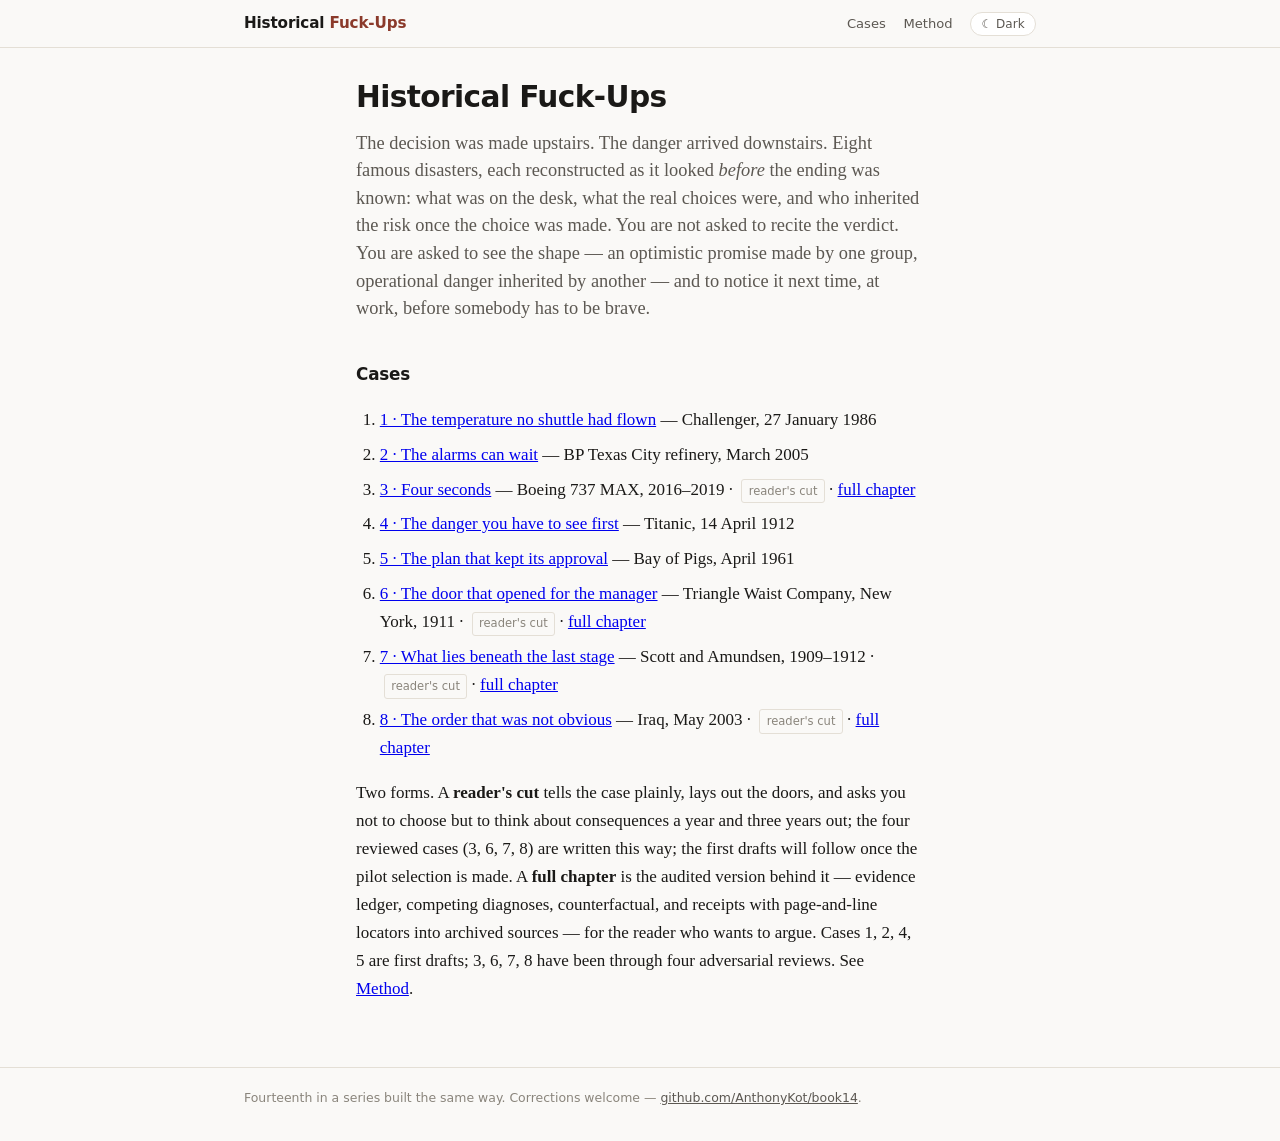
<file: index.html>
<!DOCTYPE html>
<html lang="en">
<head>
<meta charset="utf-8">
<meta name="viewport" content="width=device-width, initial-scale=1">
<title>Historical Fuck-Ups — the decision was made upstairs; the danger arrived downstairs</title>
<meta name="description" content="A decision-forcing casebook. Eight famous disasters reconstructed as they looked before the outcome was known: what was on the desk, what the choices were, who inherited the risk. You are asked to think, not to recite the verdict.">
<link rel="stylesheet" href="static/style.css">
<script src="static/theme.js"></script>
</head>
<body>
<header class="site-header">
  <div class="wrap">
    <a class="brand" href="index.html">Historical <span>Fuck-Ups</span></a>
    <nav class="site-nav">
      <a href="index.html">Cases</a>
      <a href="about.html">Method</a>
      <button class="theme-toggle" type="button">☾ Dark</button>
    </nav>
  </div>
</header>
<main class="wrap">
  <h1>Historical Fuck-Ups</h1>
  <p class="lede">The decision was made upstairs. The danger arrived downstairs. Eight famous disasters, each reconstructed as it looked <em>before</em> the ending was known: what was on the desk, what the real choices were, and who inherited the risk once the choice was made. You are not asked to recite the verdict. You are asked to see the shape — an optimistic promise made by one group, operational danger inherited by another — and to notice it next time, at work, before somebody has to be brave.</p>

  <h2>Cases</h2>
  <ol class="toc">
    <li><a href="chapters/01-challenger.full.html">1 · The temperature no shuttle had flown</a> — Challenger, 27 January 1986</li>
    <li><a href="chapters/02-bp-texas-city.full.html">2 · The alarms can wait</a> — BP Texas City refinery, March 2005</li>
    <li><a href="chapters/03-boeing-737-max.html">3 · Four seconds</a> — Boeing 737 MAX, 2016–2019 · <span class="badge">reader's cut</span> · <a href="chapters/03-boeing-737-max.full.html">full chapter</a></li>
    <li><a href="chapters/04-titanic.full.html">4 · The danger you have to see first</a> — Titanic, 14 April 1912</li>
    <li><a href="chapters/05-bay-of-pigs.full.html">5 · The plan that kept its approval</a> — Bay of Pigs, April 1961</li>
    <li><a href="chapters/06-triangle.html">6 · The door that opened for the manager</a> — Triangle Waist Company, New York, 1911 · <span class="badge">reader's cut</span> · <a href="chapters/06-triangle.full.html">full chapter</a></li>
    <li><a href="chapters/07-scott-amundsen.html">7 · What lies beneath the last stage</a> — Scott and Amundsen, 1909–1912 · <span class="badge">reader's cut</span> · <a href="chapters/07-scott-amundsen.full.html">full chapter</a></li>
    <li><a href="chapters/08-iraq-2003.html">8 · The order that was not obvious</a> — Iraq, May 2003 · <span class="badge">reader's cut</span> · <a href="chapters/08-iraq-2003.full.html">full chapter</a></li>
  </ol>
  <p class="note">Two forms. A <strong>reader's cut</strong> tells the case plainly, lays out the doors, and asks you not to choose but to think about consequences a year and three years out; the four reviewed cases (3, 6, 7, 8) are written this way; the first drafts will follow once the pilot selection is made. A <strong>full chapter</strong> is the audited version behind it — evidence ledger, competing diagnoses, counterfactual, and receipts with page-and-line locators into archived sources — for the reader who wants to argue. Cases 1, 2, 4, 5 are first drafts; 3, 6, 7, 8 have been through four adversarial reviews. See <a href="about.html">Method</a>.</p>
</main>
<footer class="site-footer"><div class="wrap"><p>Fourteenth in a series built the same way. Corrections welcome — <a href="https://github.com/AnthonyKot/book14">github.com/AnthonyKot/book14</a>.</p></div></footer>
</body>
</html>
</file>
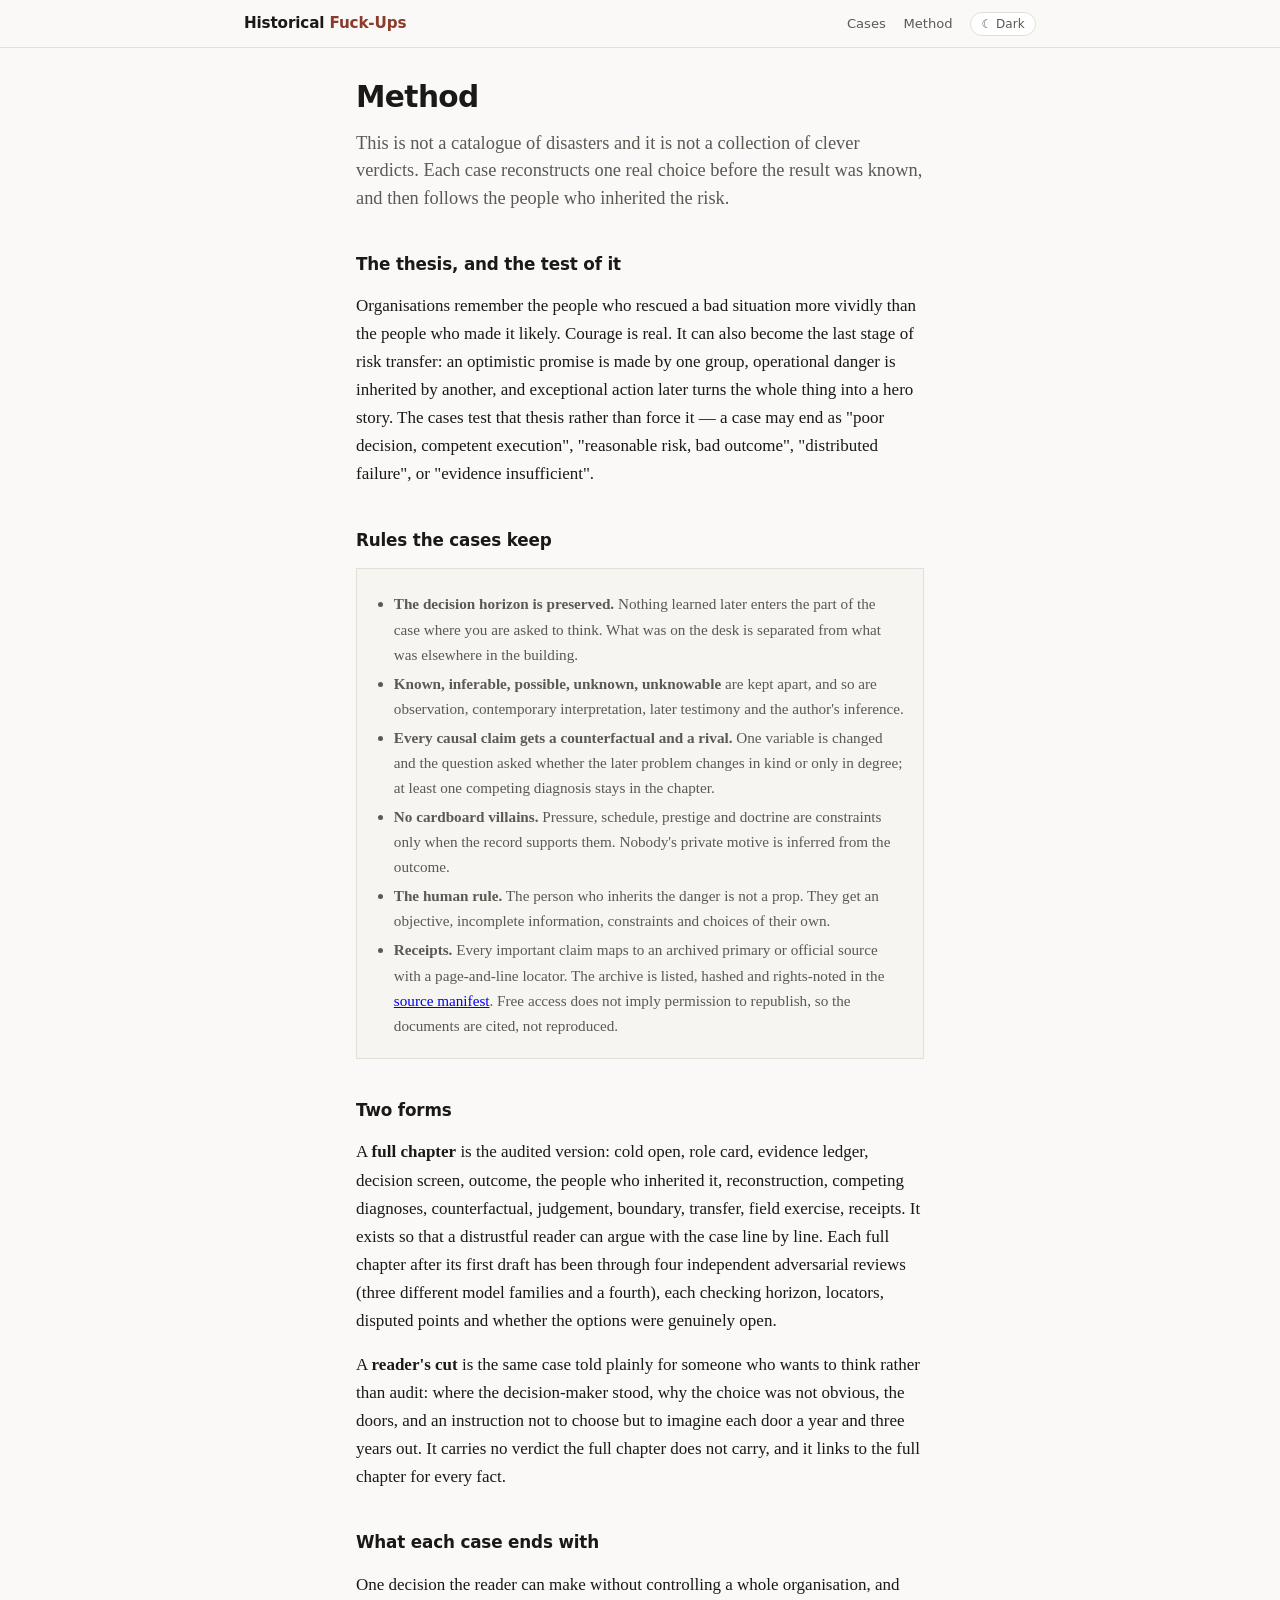
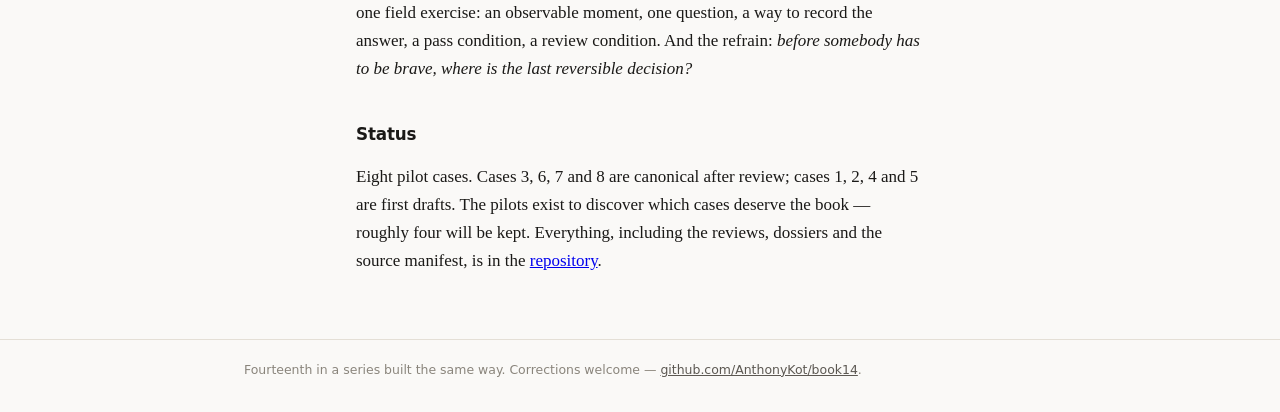
<file: about.html>
<!DOCTYPE html>
<html lang="en">
<head>
<meta charset="utf-8">
<meta name="viewport" content="width=device-width, initial-scale=1">
<title>Method — Historical Fuck-Ups</title>
<meta name="description" content="How the cases are built: the decision horizon, the evidence ledger, competing diagnoses, the counterfactual rule, the human rule, and how every claim is receipted to an archived source.">
<link rel="stylesheet" href="static/style.css">
<script src="static/theme.js"></script>
</head>
<body>
<header class="site-header">
  <div class="wrap">
    <a class="brand" href="index.html">Historical <span>Fuck-Ups</span></a>
    <nav class="site-nav">
      <a href="index.html">Cases</a>
      <a href="about.html">Method</a>
      <button class="theme-toggle" type="button">☾ Dark</button>
    </nav>
  </div>
</header>
<main class="wrap">
  <h1>Method</h1>
  <p class="lede">This is not a catalogue of disasters and it is not a collection of clever verdicts. Each case reconstructs one real choice before the result was known, and then follows the people who inherited the risk.</p>

  <h2>The thesis, and the test of it</h2>
  <p>Organisations remember the people who rescued a bad situation more vividly than the people who made it likely. Courage is real. It can also become the last stage of risk transfer: an optimistic promise is made by one group, operational danger is inherited by another, and exceptional action later turns the whole thing into a hero story. The cases test that thesis rather than force it — a case may end as "poor decision, competent execution", "reasonable risk, bad outcome", "distributed failure", or "evidence insufficient".</p>

  <h2>Rules the cases keep</h2>
  <div class="facts"><ul>
    <li><strong>The decision horizon is preserved.</strong> Nothing learned later enters the part of the case where you are asked to think. What was on the desk is separated from what was elsewhere in the building.</li>
    <li><strong>Known, inferable, possible, unknown, unknowable</strong> are kept apart, and so are observation, contemporary interpretation, later testimony and the author's inference.</li>
    <li><strong>Every causal claim gets a counterfactual and a rival.</strong> One variable is changed and the question asked whether the later problem changes in kind or only in degree; at least one competing diagnosis stays in the chapter.</li>
    <li><strong>No cardboard villains.</strong> Pressure, schedule, prestige and doctrine are constraints only when the record supports them. Nobody's private motive is inferred from the outcome.</li>
    <li><strong>The human rule.</strong> The person who inherits the danger is not a prop. They get an objective, incomplete information, constraints and choices of their own.</li>
    <li><strong>Receipts.</strong> Every important claim maps to an archived primary or official source with a page-and-line locator. The archive is listed, hashed and rights-noted in the <a href="https://github.com/AnthonyKot/book14/blob/main/sources/MANIFEST.md">source manifest</a>. Free access does not imply permission to republish, so the documents are cited, not reproduced.</li>
  </ul></div>

  <h2>Two forms</h2>
  <p>A <strong>full chapter</strong> is the audited version: cold open, role card, evidence ledger, decision screen, outcome, the people who inherited it, reconstruction, competing diagnoses, counterfactual, judgement, boundary, transfer, field exercise, receipts. It exists so that a distrustful reader can argue with the case line by line. Each full chapter after its first draft has been through four independent adversarial reviews (three different model families and a fourth), each checking horizon, locators, disputed points and whether the options were genuinely open.</p>
  <p>A <strong>reader's cut</strong> is the same case told plainly for someone who wants to think rather than audit: where the decision-maker stood, why the choice was not obvious, the doors, and an instruction not to choose but to imagine each door a year and three years out. It carries no verdict the full chapter does not carry, and it links to the full chapter for every fact.</p>

  <h2>What each case ends with</h2>
  <p>One decision the reader can make without controlling a whole organisation, and one field exercise: an observable moment, one question, a way to record the answer, a pass condition, a review condition. And the refrain: <em>before somebody has to be brave, where is the last reversible decision?</em></p>

  <h2>Status</h2>
  <p>Eight pilot cases. Cases 3, 6, 7 and 8 are canonical after review; cases 1, 2, 4 and 5 are first drafts. The pilots exist to discover which cases deserve the book — roughly four will be kept. Everything, including the reviews, dossiers and the source manifest, is in the <a href="https://github.com/AnthonyKot/book14">repository</a>.</p>
</main>
<footer class="site-footer"><div class="wrap"><p>Fourteenth in a series built the same way. Corrections welcome — <a href="https://github.com/AnthonyKot/book14">github.com/AnthonyKot/book14</a>.</p></div></footer>
</body>
</html>
</file>
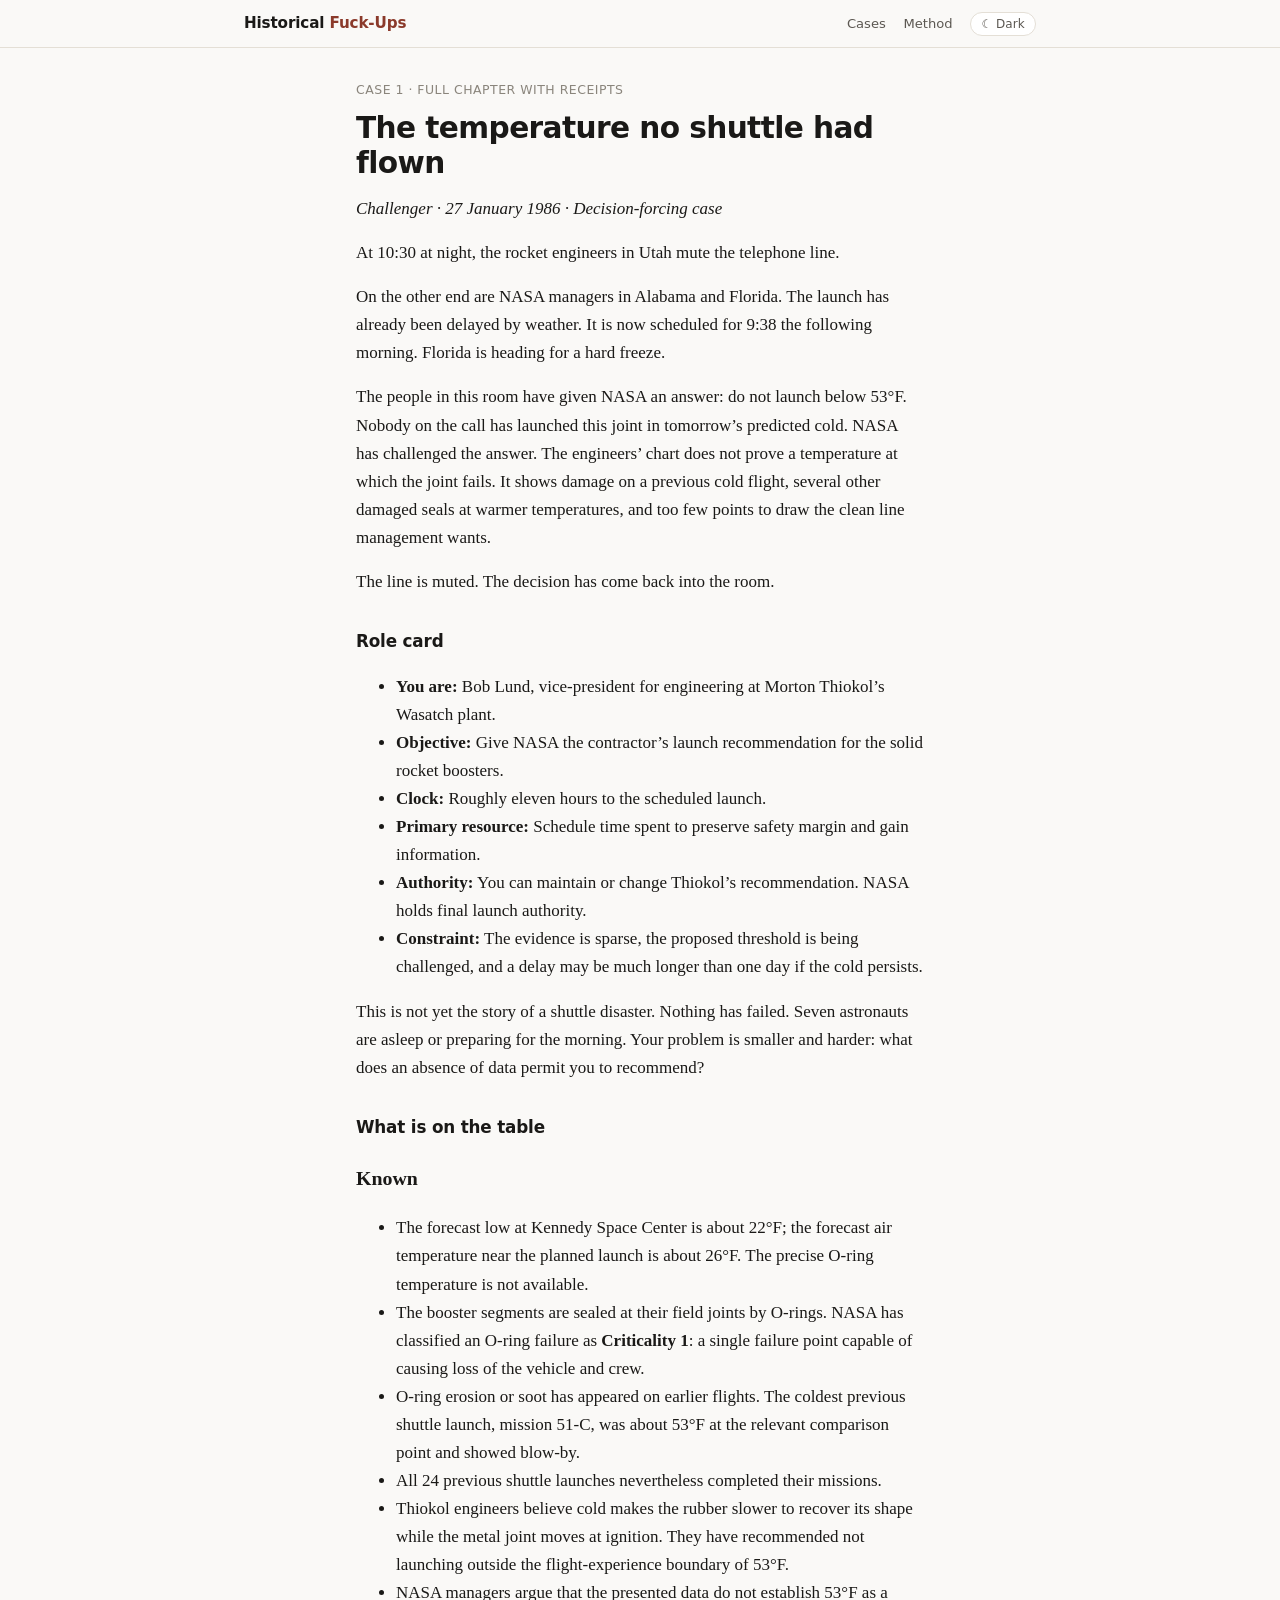
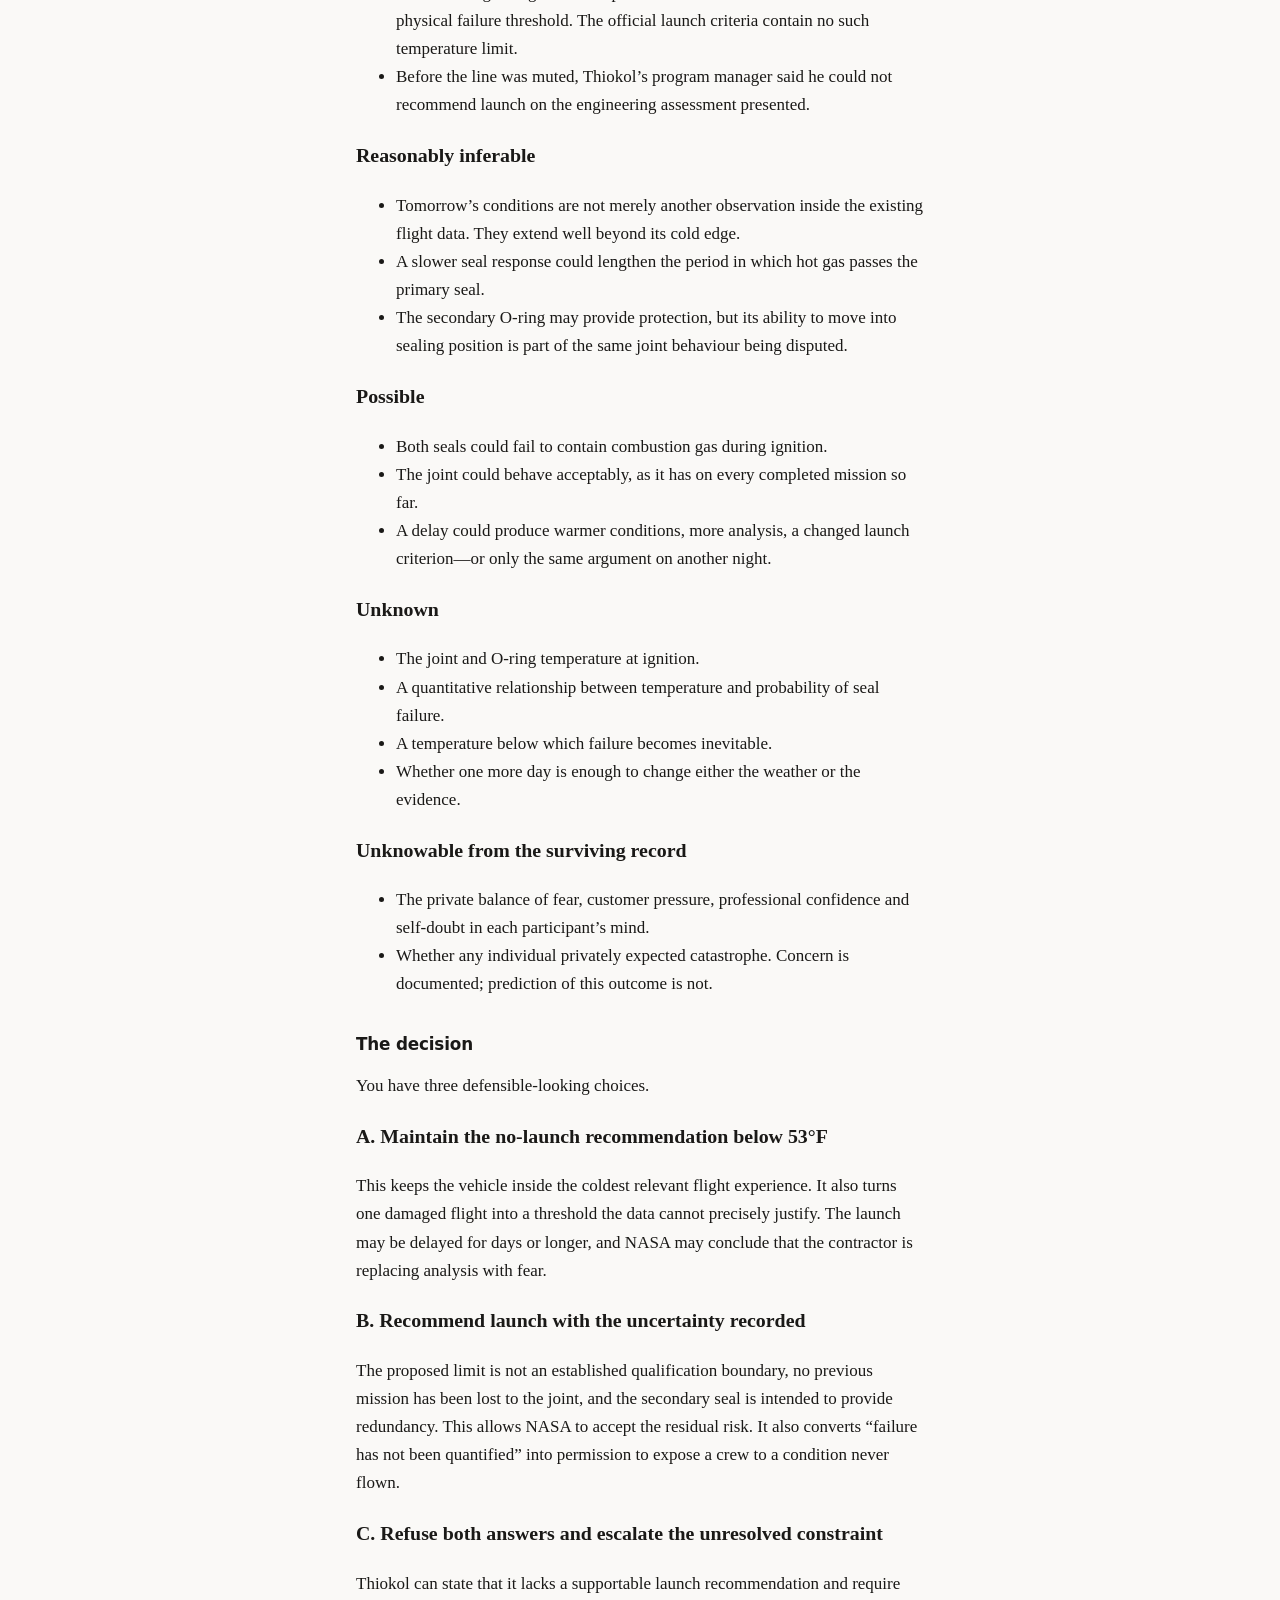
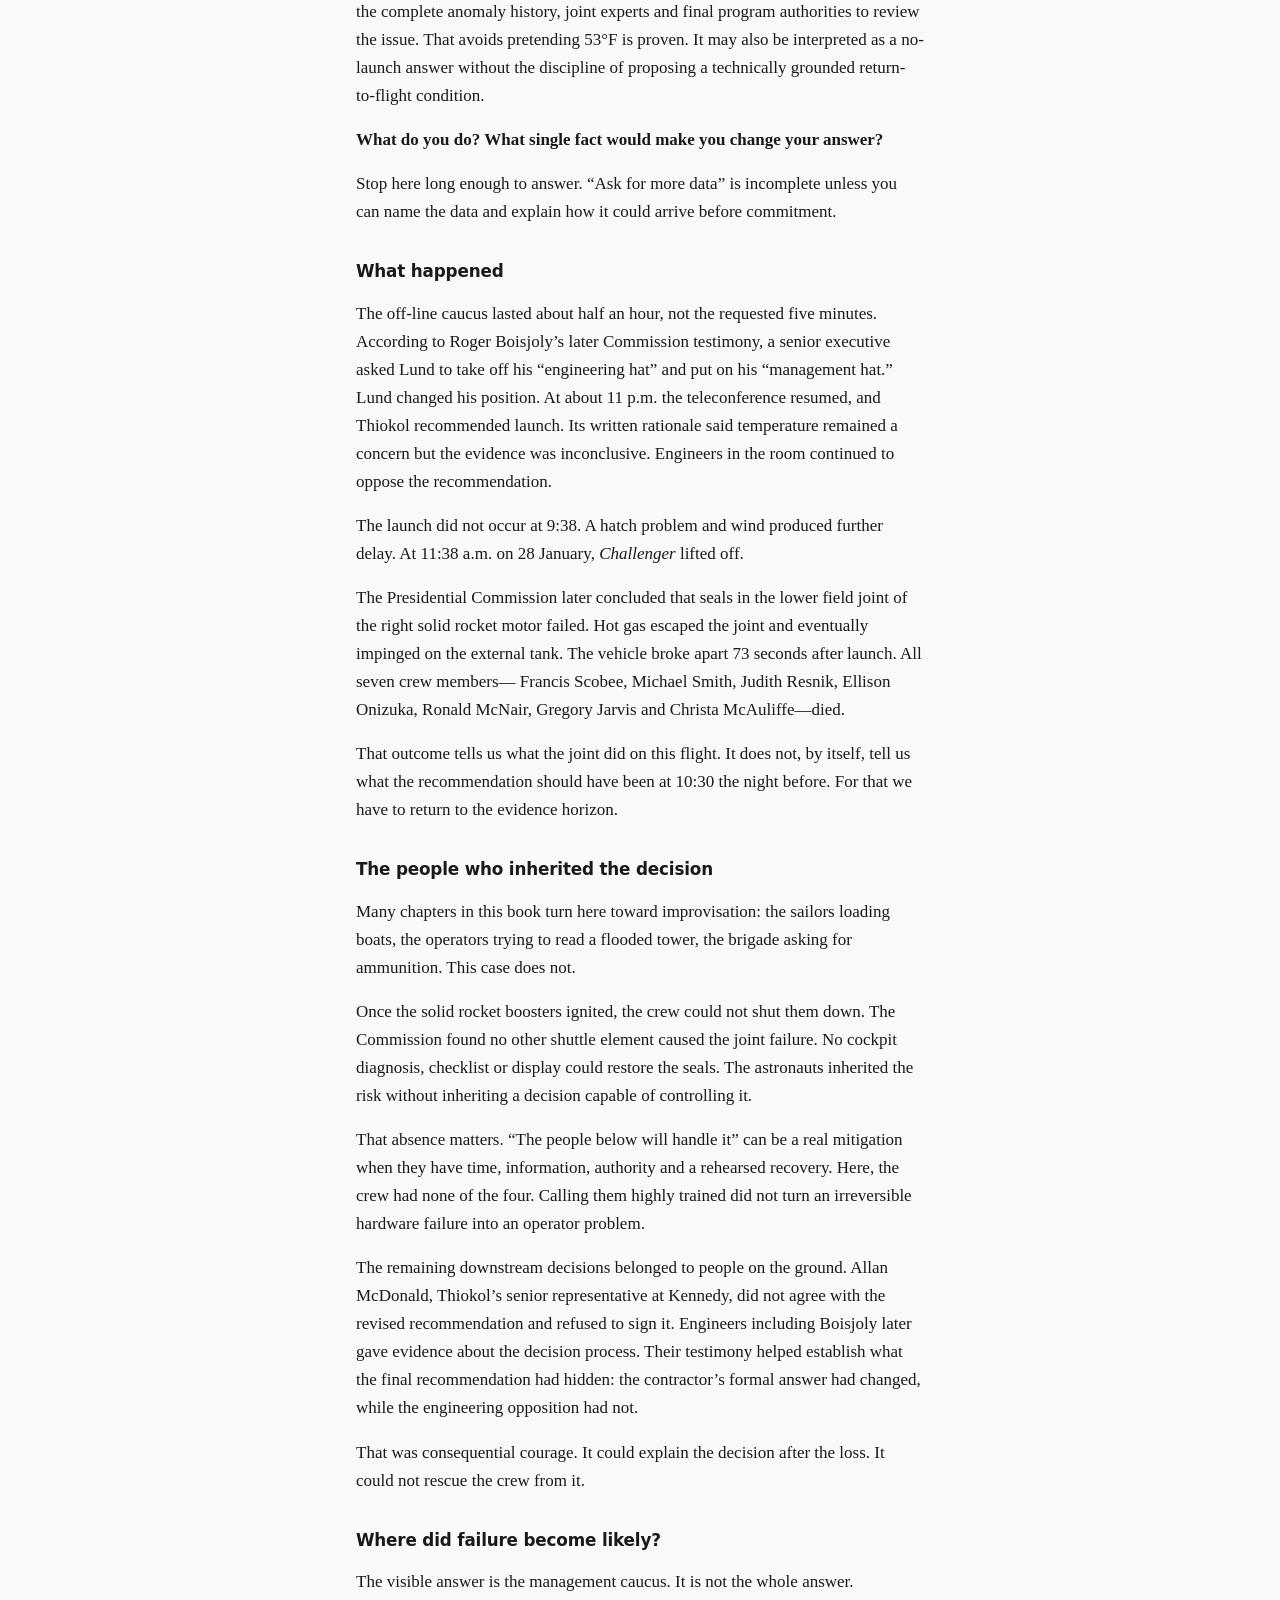
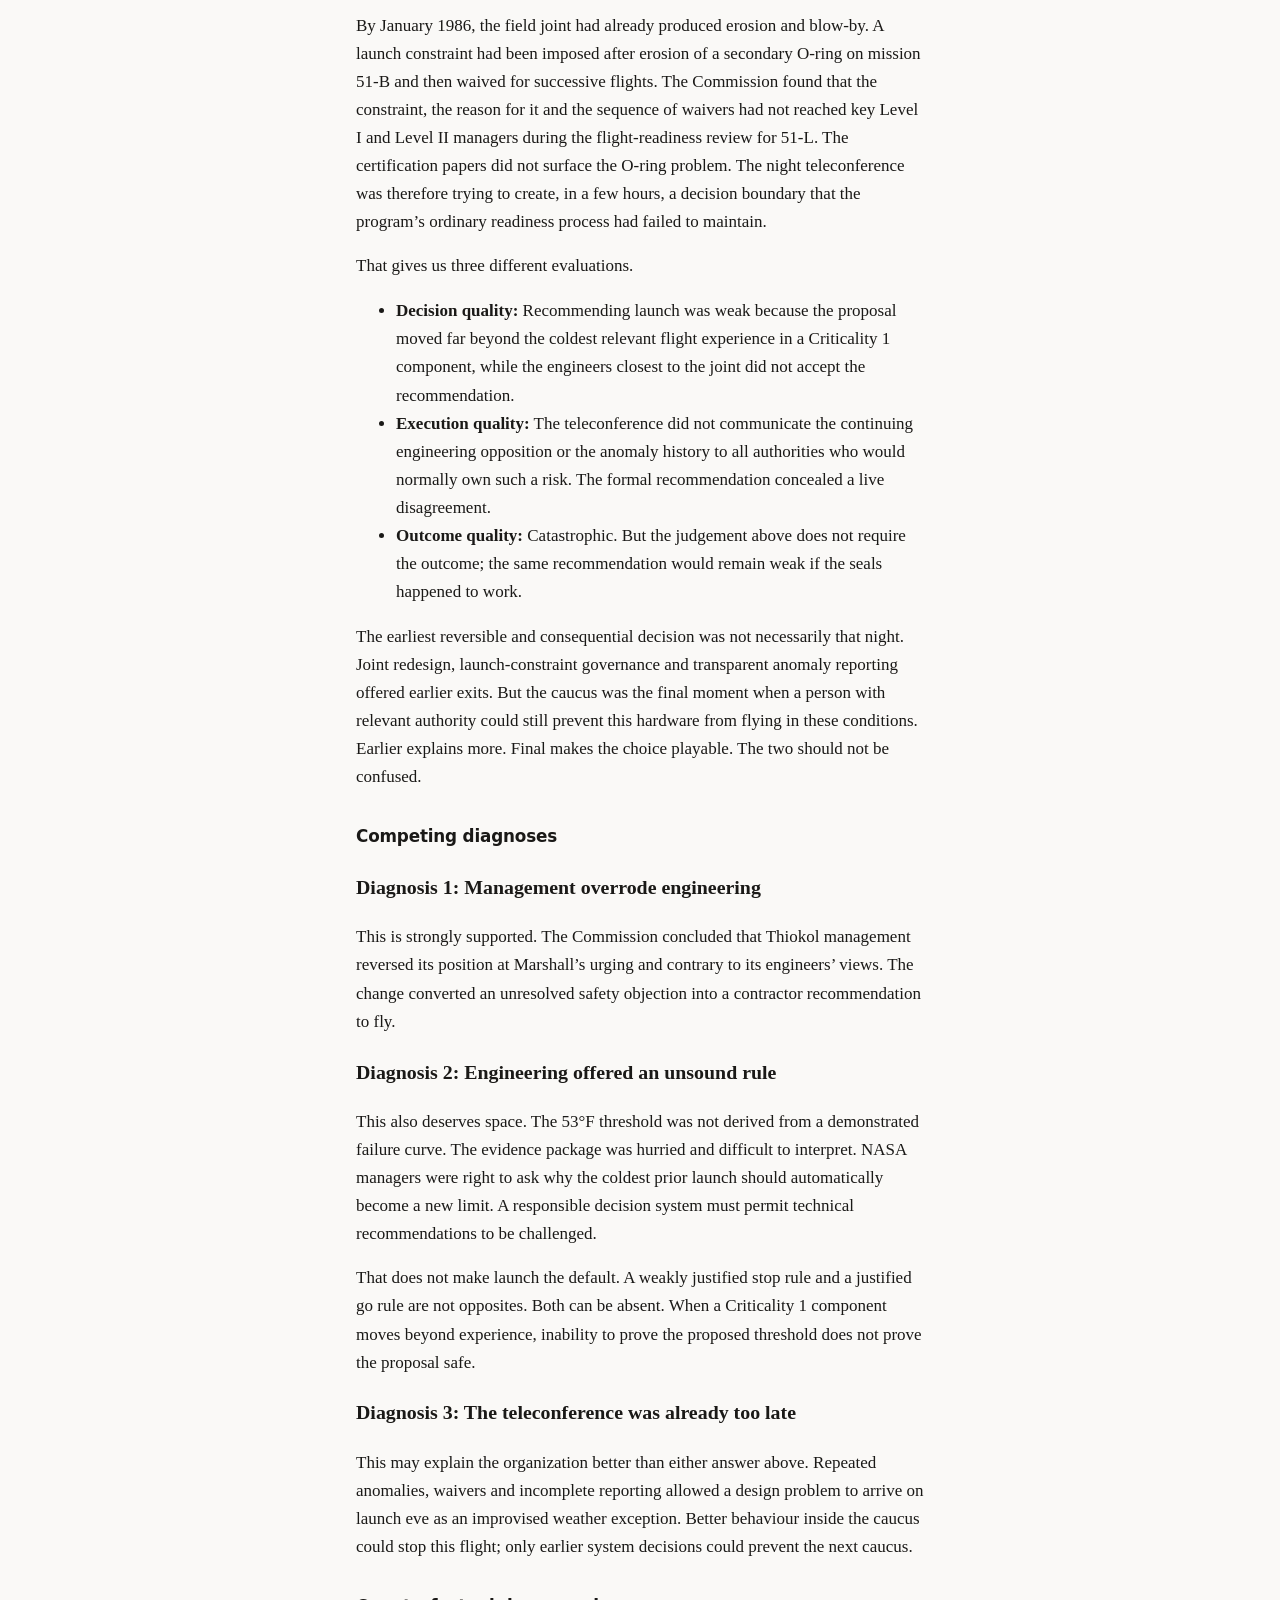
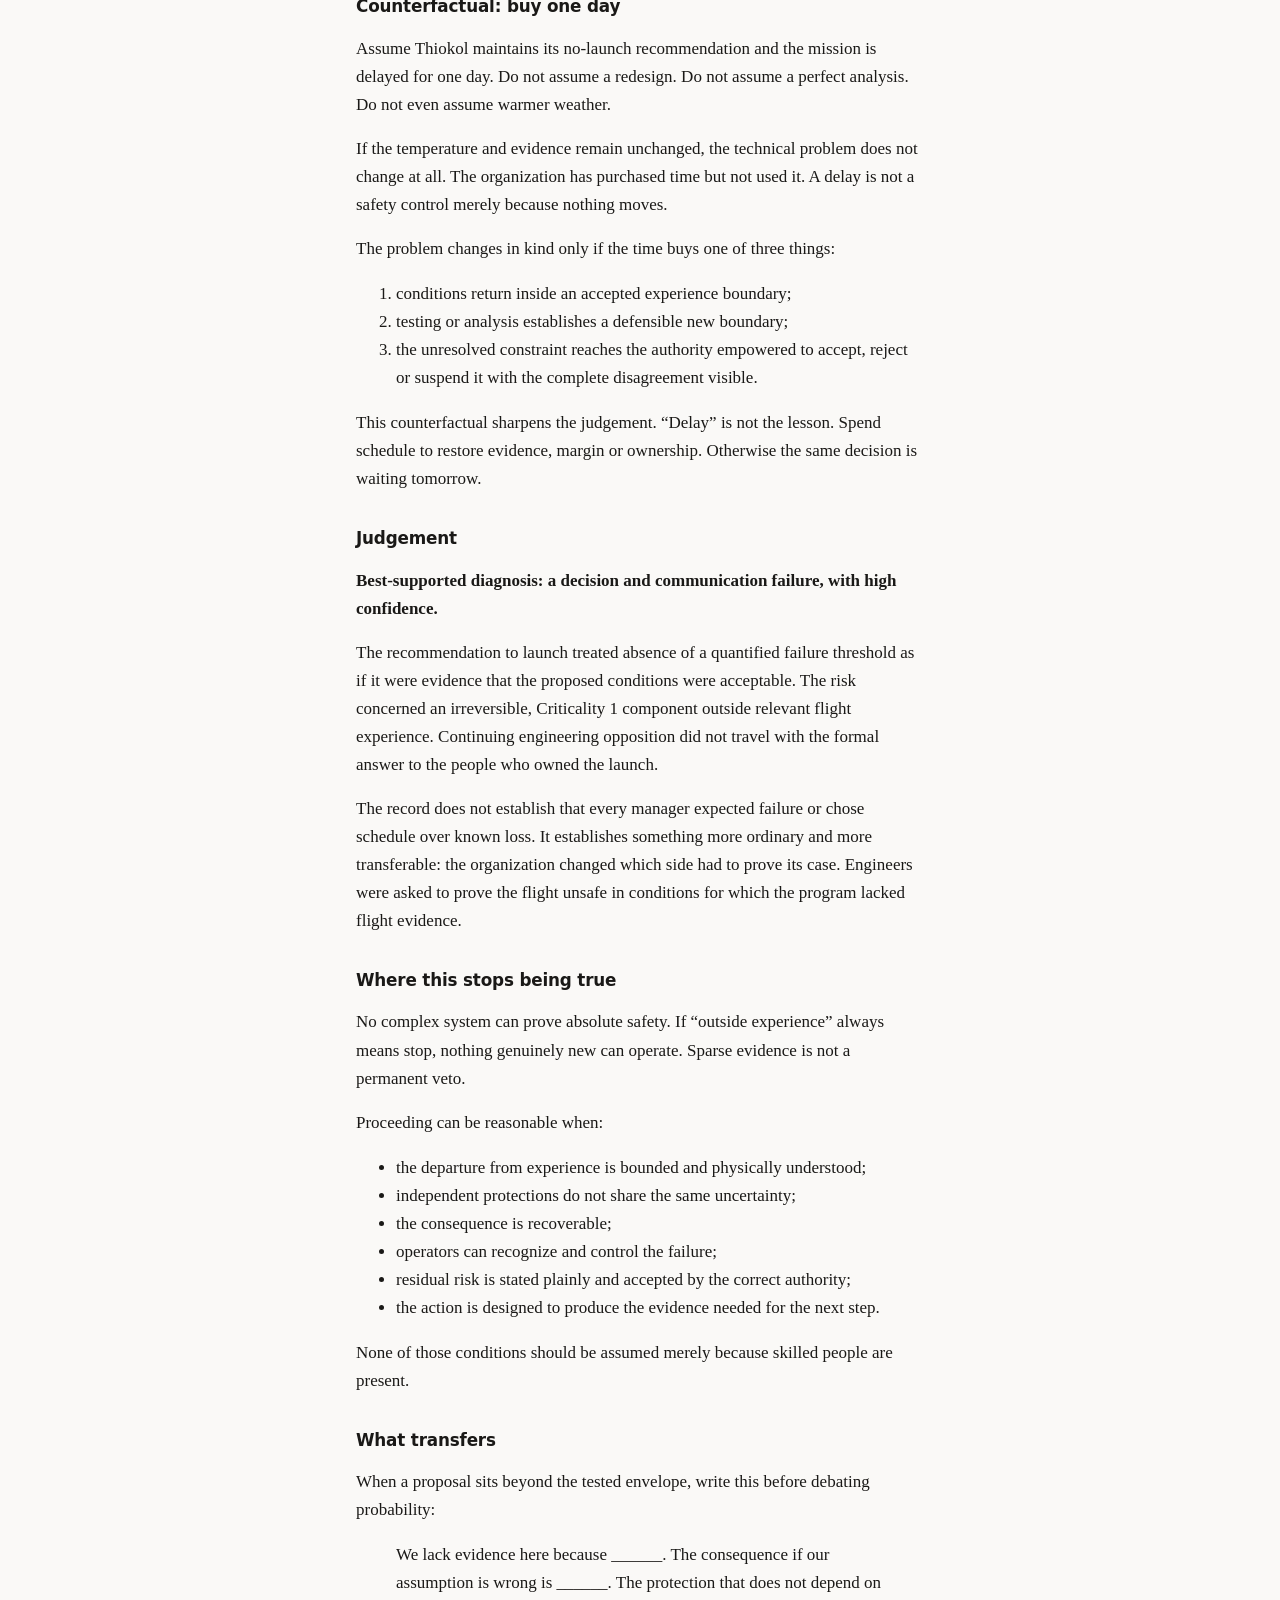
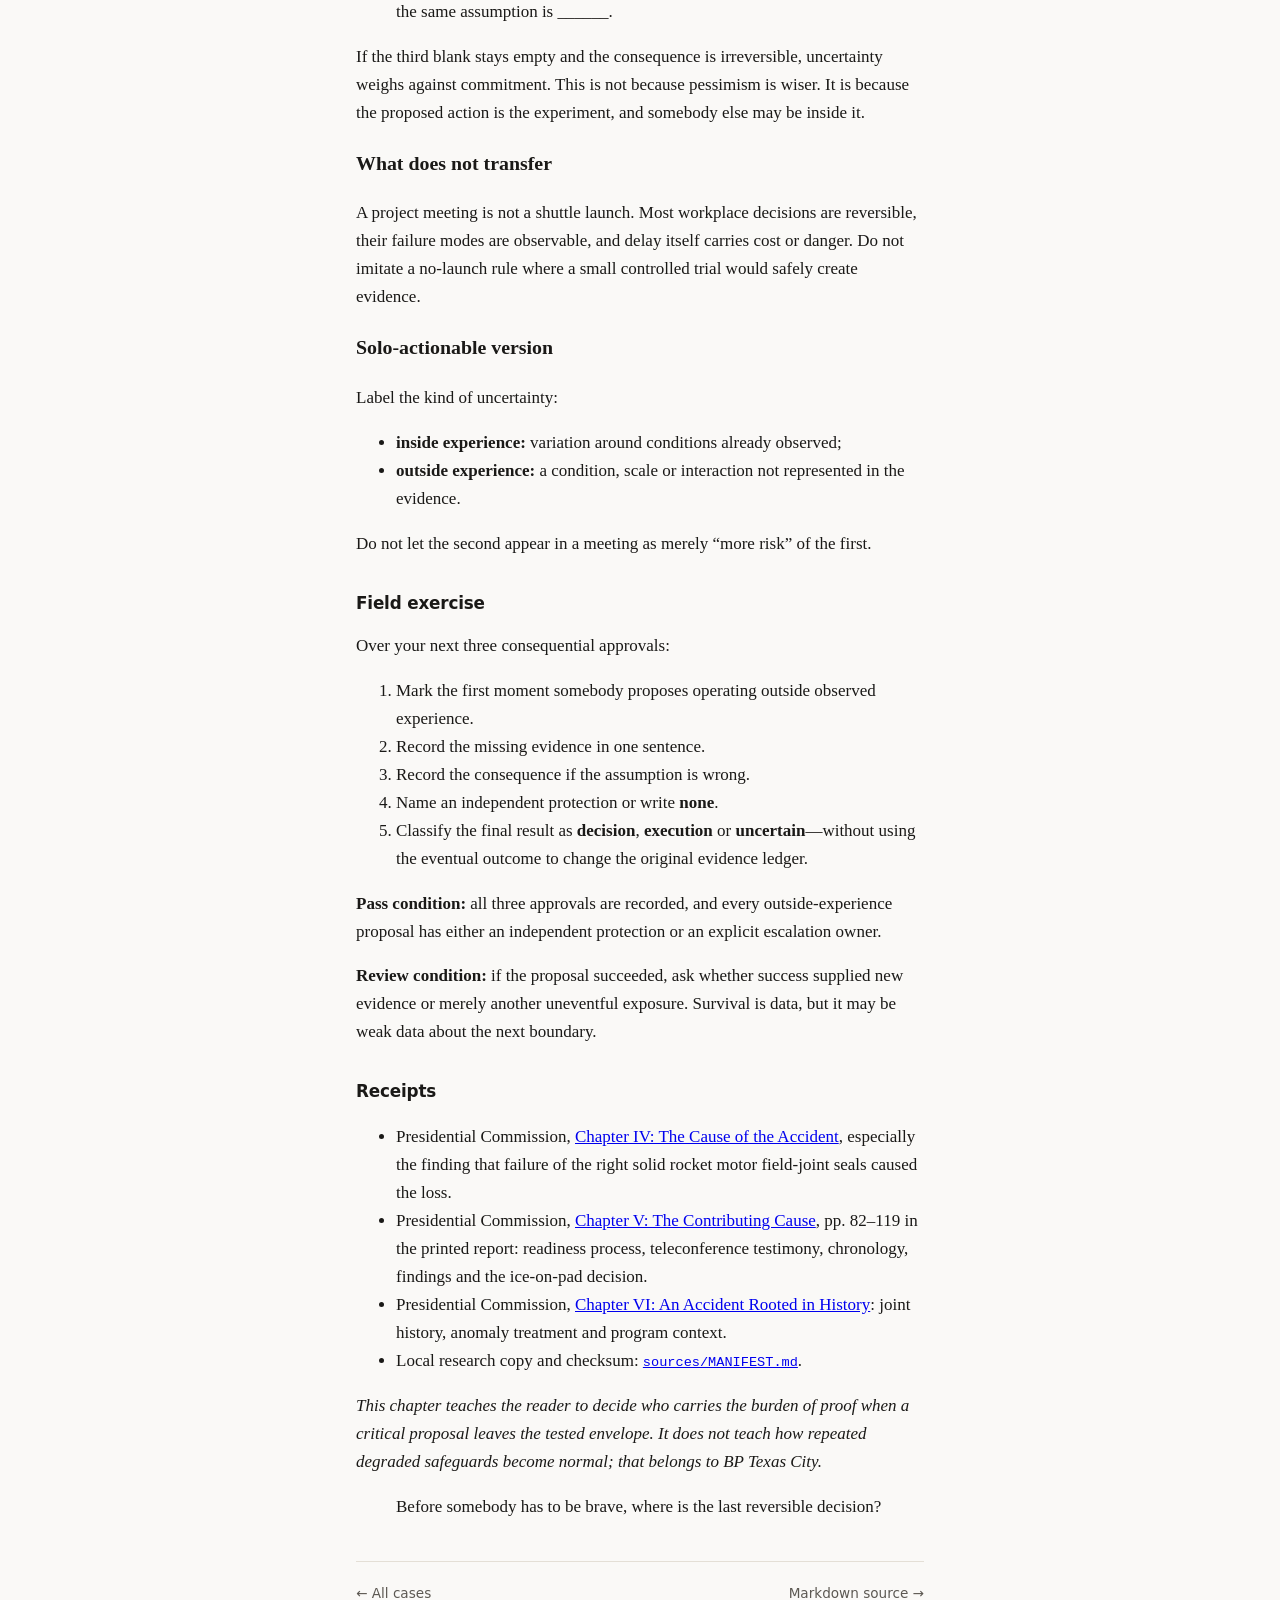
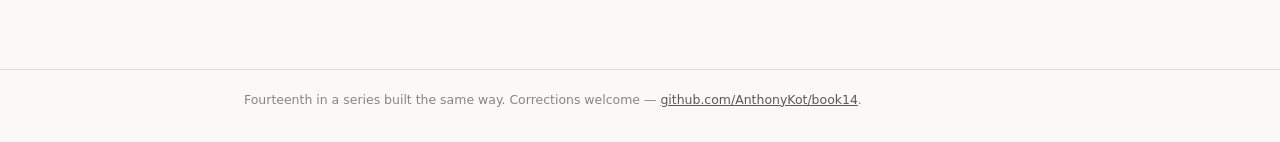
<file: chapters/01-challenger.full.html>
<!DOCTYPE html>
<html lang="en">
<head>
<meta charset="utf-8">
<meta name="viewport" content="width=device-width, initial-scale=1">
<title>1 · The temperature no shuttle had flown — full chapter — Historical Fuck-Ups</title>
<meta name="description" content="Full decision-forcing chapter with evidence ledger, competing diagnoses, counterfactual and receipts.">
<link rel="stylesheet" href="../static/style.css">
<script src="../static/theme.js"></script>
</head>
<body>
<header class="site-header">
  <div class="wrap">
    <a class="brand" href="../index.html">Historical <span>Fuck-Ups</span></a>
    <nav class="site-nav">
      <a href="../index.html">Cases</a>
      <a href="../about.html">Method</a>
      <button class="theme-toggle" type="button">☾ Dark</button>
    </nav>
  </div>
</header>
<main class="wrap full-md">
<p class="kicker">Case 1 · full chapter with receipts</p>
<h1>The temperature no shuttle had flown</h1>
<p><em>Challenger · 27 January 1986 · Decision-forcing case</em></p>
<p>At 10:30 at night, the rocket engineers in Utah mute the telephone line.</p>
<p>On the other end are NASA managers in Alabama and Florida. The launch has already been delayed by weather. It is now scheduled for 9:38 the following morning. Florida is heading for a hard freeze.</p>
<p>The people in this room have given NASA an answer: do not launch below 53°F. Nobody on the call has launched this joint in tomorrow’s predicted cold. NASA has challenged the answer. The engineers’ chart does not prove a temperature at which the joint fails. It shows damage on a previous cold flight, several other damaged seals at warmer temperatures, and too few points to draw the clean line management wants.</p>
<p>The line is muted. The decision has come back into the room.</p>
<h2 id="role-card">Role card</h2>
<ul>
<li><strong>You are:</strong> Bob Lund, vice-president for engineering at Morton Thiokol’s Wasatch plant.</li>
<li><strong>Objective:</strong> Give NASA the contractor’s launch recommendation for the solid rocket boosters.</li>
<li><strong>Clock:</strong> Roughly eleven hours to the scheduled launch.</li>
<li><strong>Primary resource:</strong> Schedule time spent to preserve safety margin and gain information.</li>
<li><strong>Authority:</strong> You can maintain or change Thiokol’s recommendation. NASA holds final launch authority.</li>
<li><strong>Constraint:</strong> The evidence is sparse, the proposed threshold is being challenged, and a delay may be much longer than one day if the cold persists.</li>
</ul>
<p>This is not yet the story of a shuttle disaster. Nothing has failed. Seven astronauts are asleep or preparing for the morning. Your problem is smaller and harder: what does an absence of data permit you to recommend?</p>
<h2 id="what-is-on-the-table">What is on the table</h2>
<h3 id="known">Known</h3>
<ul>
<li>The forecast low at Kennedy Space Center is about 22°F; the forecast air temperature near the planned launch is about 26°F. The precise O-ring temperature is not available.</li>
<li>The booster segments are sealed at their field joints by O-rings. NASA has classified an O-ring failure as <strong>Criticality 1</strong>: a single failure point capable of causing loss of the vehicle and crew.</li>
<li>O-ring erosion or soot has appeared on earlier flights. The coldest previous shuttle launch, mission 51-C, was about 53°F at the relevant comparison point and showed blow-by.</li>
<li>All 24 previous shuttle launches nevertheless completed their missions.</li>
<li>Thiokol engineers believe cold makes the rubber slower to recover its shape while the metal joint moves at ignition. They have recommended not launching outside the flight-experience boundary of 53°F.</li>
<li>NASA managers argue that the presented data do not establish 53°F as a physical failure threshold. The official launch criteria contain no such temperature limit.</li>
<li>Before the line was muted, Thiokol’s program manager said he could not recommend launch on the engineering assessment presented.</li>
</ul>
<h3 id="reasonably-inferable">Reasonably inferable</h3>
<ul>
<li>Tomorrow’s conditions are not merely another observation inside the existing flight data. They extend well beyond its cold edge.</li>
<li>A slower seal response could lengthen the period in which hot gas passes the primary seal.</li>
<li>The secondary O-ring may provide protection, but its ability to move into sealing position is part of the same joint behaviour being disputed.</li>
</ul>
<h3 id="possible">Possible</h3>
<ul>
<li>Both seals could fail to contain combustion gas during ignition.</li>
<li>The joint could behave acceptably, as it has on every completed mission so far.</li>
<li>A delay could produce warmer conditions, more analysis, a changed launch criterion—or only the same argument on another night.</li>
</ul>
<h3 id="unknown">Unknown</h3>
<ul>
<li>The joint and O-ring temperature at ignition.</li>
<li>A quantitative relationship between temperature and probability of seal failure.</li>
<li>A temperature below which failure becomes inevitable.</li>
<li>Whether one more day is enough to change either the weather or the evidence.</li>
</ul>
<h3 id="unknowable-from-the-surviving-record">Unknowable from the surviving record</h3>
<ul>
<li>The private balance of fear, customer pressure, professional confidence and self-doubt in each participant’s mind.</li>
<li>Whether any individual privately expected catastrophe. Concern is documented; prediction of this outcome is not.</li>
</ul>
<h2 id="the-decision">The decision</h2>
<p>You have three defensible-looking choices.</p>
<h3 id="a-maintain-the-no-launch-recommendation-below-53f">A. Maintain the no-launch recommendation below 53°F</h3>
<p>This keeps the vehicle inside the coldest relevant flight experience. It also turns one damaged flight into a threshold the data cannot precisely justify. The launch may be delayed for days or longer, and NASA may conclude that the contractor is replacing analysis with fear.</p>
<h3 id="b-recommend-launch-with-the-uncertainty-recorded">B. Recommend launch with the uncertainty recorded</h3>
<p>The proposed limit is not an established qualification boundary, no previous mission has been lost to the joint, and the secondary seal is intended to provide redundancy. This allows NASA to accept the residual risk. It also converts “failure has not been quantified” into permission to expose a crew to a condition never flown.</p>
<h3 id="c-refuse-both-answers-and-escalate-the-unresolved-constraint">C. Refuse both answers and escalate the unresolved constraint</h3>
<p>Thiokol can state that it lacks a supportable launch recommendation and require the complete anomaly history, joint experts and final program authorities to review the issue. That avoids pretending 53°F is proven. It may also be interpreted as a no-launch answer without the discipline of proposing a technically grounded return-to-flight condition.</p>
<p><strong>What do you do? What single fact would make you change your answer?</strong></p>
<p>Stop here long enough to answer. “Ask for more data” is incomplete unless you can name the data and explain how it could arrive before commitment.</p>
<h2 id="what-happened">What happened</h2>
<p>The off-line caucus lasted about half an hour, not the requested five minutes. According to Roger Boisjoly’s later Commission testimony, a senior executive asked Lund to take off his “engineering hat” and put on his “management hat.” Lund changed his position. At about 11 p.m. the teleconference resumed, and Thiokol recommended launch. Its written rationale said temperature remained a concern but the evidence was inconclusive. Engineers in the room continued to oppose the recommendation.</p>
<p>The launch did not occur at 9:38. A hatch problem and wind produced further delay. At 11:38 a.m. on 28 January, <em>Challenger</em> lifted off.</p>
<p>The Presidential Commission later concluded that seals in the lower field joint of the right solid rocket motor failed. Hot gas escaped the joint and eventually impinged on the external tank. The vehicle broke apart 73 seconds after launch. All seven crew members— Francis Scobee, Michael Smith, Judith Resnik, Ellison Onizuka, Ronald McNair, Gregory Jarvis and Christa McAuliffe—died.</p>
<p>That outcome tells us what the joint did on this flight. It does not, by itself, tell us what the recommendation should have been at 10:30 the night before. For that we have to return to the evidence horizon.</p>
<h2 id="the-people-who-inherited-the-decision">The people who inherited the decision</h2>
<p>Many chapters in this book turn here toward improvisation: the sailors loading boats, the operators trying to read a flooded tower, the brigade asking for ammunition. This case does not.</p>
<p>Once the solid rocket boosters ignited, the crew could not shut them down. The Commission found no other shuttle element caused the joint failure. No cockpit diagnosis, checklist or display could restore the seals. The astronauts inherited the risk without inheriting a decision capable of controlling it.</p>
<p>That absence matters. “The people below will handle it” can be a real mitigation when they have time, information, authority and a rehearsed recovery. Here, the crew had none of the four. Calling them highly trained did not turn an irreversible hardware failure into an operator problem.</p>
<p>The remaining downstream decisions belonged to people on the ground. Allan McDonald, Thiokol’s senior representative at Kennedy, did not agree with the revised recommendation and refused to sign it. Engineers including Boisjoly later gave evidence about the decision process. Their testimony helped establish what the final recommendation had hidden: the contractor’s formal answer had changed, while the engineering opposition had not.</p>
<p>That was consequential courage. It could explain the decision after the loss. It could not rescue the crew from it.</p>
<h2 id="where-did-failure-become-likely">Where did failure become likely?</h2>
<p>The visible answer is the management caucus. It is not the whole answer.</p>
<p>By January 1986, the field joint had already produced erosion and blow-by. A launch constraint had been imposed after erosion of a secondary O-ring on mission 51-B and then waived for successive flights. The Commission found that the constraint, the reason for it and the sequence of waivers had not reached key Level I and Level II managers during the flight-readiness review for 51-L. The certification papers did not surface the O-ring problem. The night teleconference was therefore trying to create, in a few hours, a decision boundary that the program’s ordinary readiness process had failed to maintain.</p>
<p>That gives us three different evaluations.</p>
<ul>
<li><strong>Decision quality:</strong> Recommending launch was weak because the proposal moved far beyond the coldest relevant flight experience in a Criticality 1 component, while the engineers closest to the joint did not accept the recommendation.</li>
<li><strong>Execution quality:</strong> The teleconference did not communicate the continuing engineering opposition or the anomaly history to all authorities who would normally own such a risk. The formal recommendation concealed a live disagreement.</li>
<li><strong>Outcome quality:</strong> Catastrophic. But the judgement above does not require the outcome; the same recommendation would remain weak if the seals happened to work.</li>
</ul>
<p>The earliest reversible and consequential decision was not necessarily that night. Joint redesign, launch-constraint governance and transparent anomaly reporting offered earlier exits. But the caucus was the final moment when a person with relevant authority could still prevent this hardware from flying in these conditions. Earlier explains more. Final makes the choice playable. The two should not be confused.</p>
<h2 id="competing-diagnoses">Competing diagnoses</h2>
<h3 id="diagnosis-1-management-overrode-engineering">Diagnosis 1: Management overrode engineering</h3>
<p>This is strongly supported. The Commission concluded that Thiokol management reversed its position at Marshall’s urging and contrary to its engineers’ views. The change converted an unresolved safety objection into a contractor recommendation to fly.</p>
<h3 id="diagnosis-2-engineering-offered-an-unsound-rule">Diagnosis 2: Engineering offered an unsound rule</h3>
<p>This also deserves space. The 53°F threshold was not derived from a demonstrated failure curve. The evidence package was hurried and difficult to interpret. NASA managers were right to ask why the coldest prior launch should automatically become a new limit. A responsible decision system must permit technical recommendations to be challenged.</p>
<p>That does not make launch the default. A weakly justified stop rule and a justified go rule are not opposites. Both can be absent. When a Criticality 1 component moves beyond experience, inability to prove the proposed threshold does not prove the proposal safe.</p>
<h3 id="diagnosis-3-the-teleconference-was-already-too-late">Diagnosis 3: The teleconference was already too late</h3>
<p>This may explain the organization better than either answer above. Repeated anomalies, waivers and incomplete reporting allowed a design problem to arrive on launch eve as an improvised weather exception. Better behaviour inside the caucus could stop this flight; only earlier system decisions could prevent the next caucus.</p>
<h2 id="counterfactual-buy-one-day">Counterfactual: buy one day</h2>
<p>Assume Thiokol maintains its no-launch recommendation and the mission is delayed for one day. Do not assume a redesign. Do not assume a perfect analysis. Do not even assume warmer weather.</p>
<p>If the temperature and evidence remain unchanged, the technical problem does not change at all. The organization has purchased time but not used it. A delay is not a safety control merely because nothing moves.</p>
<p>The problem changes in kind only if the time buys one of three things:</p>
<ol type="1">
<li>conditions return inside an accepted experience boundary;</li>
<li>testing or analysis establishes a defensible new boundary;</li>
<li>the unresolved constraint reaches the authority empowered to accept, reject or suspend it with the complete disagreement visible.</li>
</ol>
<p>This counterfactual sharpens the judgement. “Delay” is not the lesson. Spend schedule to restore evidence, margin or ownership. Otherwise the same decision is waiting tomorrow.</p>
<h2 id="judgement">Judgement</h2>
<p><strong>Best-supported diagnosis: a decision and communication failure, with high confidence.</strong></p>
<p>The recommendation to launch treated absence of a quantified failure threshold as if it were evidence that the proposed conditions were acceptable. The risk concerned an irreversible, Criticality 1 component outside relevant flight experience. Continuing engineering opposition did not travel with the formal answer to the people who owned the launch.</p>
<p>The record does not establish that every manager expected failure or chose schedule over known loss. It establishes something more ordinary and more transferable: the organization changed which side had to prove its case. Engineers were asked to prove the flight unsafe in conditions for which the program lacked flight evidence.</p>
<h2 id="where-this-stops-being-true">Where this stops being true</h2>
<p>No complex system can prove absolute safety. If “outside experience” always means stop, nothing genuinely new can operate. Sparse evidence is not a permanent veto.</p>
<p>Proceeding can be reasonable when:</p>
<ul>
<li>the departure from experience is bounded and physically understood;</li>
<li>independent protections do not share the same uncertainty;</li>
<li>the consequence is recoverable;</li>
<li>operators can recognize and control the failure;</li>
<li>residual risk is stated plainly and accepted by the correct authority;</li>
<li>the action is designed to produce the evidence needed for the next step.</li>
</ul>
<p>None of those conditions should be assumed merely because skilled people are present.</p>
<h2 id="what-transfers">What transfers</h2>
<p>When a proposal sits beyond the tested envelope, write this before debating probability:</p>
<blockquote>
<p>We lack evidence here because ______. The consequence if our assumption is wrong is ______. The protection that does not depend on the same assumption is ______.</p>
</blockquote>
<p>If the third blank stays empty and the consequence is irreversible, uncertainty weighs against commitment. This is not because pessimism is wiser. It is because the proposed action is the experiment, and somebody else may be inside it.</p>
<h3 id="what-does-not-transfer">What does not transfer</h3>
<p>A project meeting is not a shuttle launch. Most workplace decisions are reversible, their failure modes are observable, and delay itself carries cost or danger. Do not imitate a no-launch rule where a small controlled trial would safely create evidence.</p>
<h3 id="solo-actionable-version">Solo-actionable version</h3>
<p>Label the kind of uncertainty:</p>
<ul>
<li><strong>inside experience:</strong> variation around conditions already observed;</li>
<li><strong>outside experience:</strong> a condition, scale or interaction not represented in the evidence.</li>
</ul>
<p>Do not let the second appear in a meeting as merely “more risk” of the first.</p>
<h2 id="field-exercise">Field exercise</h2>
<p>Over your next three consequential approvals:</p>
<ol type="1">
<li>Mark the first moment somebody proposes operating outside observed experience.</li>
<li>Record the missing evidence in one sentence.</li>
<li>Record the consequence if the assumption is wrong.</li>
<li>Name an independent protection or write <strong>none</strong>.</li>
<li>Classify the final result as <strong>decision</strong>, <strong>execution</strong> or <strong>uncertain</strong>—without using the eventual outcome to change the original evidence ledger.</li>
</ol>
<p><strong>Pass condition:</strong> all three approvals are recorded, and every outside-experience proposal has either an independent protection or an explicit escalation owner.</p>
<p><strong>Review condition:</strong> if the proposal succeeded, ask whether success supplied new evidence or merely another uneventful exposure. Survival is data, but it may be weak data about the next boundary.</p>
<h2 id="receipts">Receipts</h2>
<ul>
<li>Presidential Commission, <a href="https://www.nasa.gov/history/rogersrep/v1ch4.htm">Chapter IV: The Cause of the Accident</a>, especially the finding that failure of the right solid rocket motor field-joint seals caused the loss.</li>
<li>Presidential Commission, <a href="https://www.nasa.gov/history/rogersrep/v1ch5.htm">Chapter V: The Contributing Cause</a>, pp. 82–119 in the printed report: readiness process, teleconference testimony, chronology, findings and the ice-on-pad decision.</li>
<li>Presidential Commission, <a href="https://www.nasa.gov/history/rogersrep/v1ch6.htm">Chapter VI: An Accident Rooted in History</a>: joint history, anomaly treatment and program context.</li>
<li>Local research copy and checksum: <a href="../sources/MANIFEST.md#01--challenger"><code>sources/MANIFEST.md</code></a>.</li>
</ul>
<p><em>This chapter teaches the reader to decide who carries the burden of proof when a critical proposal leaves the tested envelope. It does not teach how repeated degraded safeguards become normal; that belongs to BP Texas City.</em></p>
<blockquote>
<p>Before somebody has to be brave, where is the last reversible decision?</p>
</blockquote>
<nav class="chapter-nav">
  <a href="../index.html">← All cases</a>
  <a href="https://github.com/AnthonyKot/book14/blob/main/chapters/01-challenger.md">Markdown source →</a>
</nav>
</main>
<footer class="site-footer"><div class="wrap"><p>Fourteenth in a series built the same way. Corrections welcome — <a href="https://github.com/AnthonyKot/book14">github.com/AnthonyKot/book14</a>.</p></div></footer>
</body>
</html>
</file>
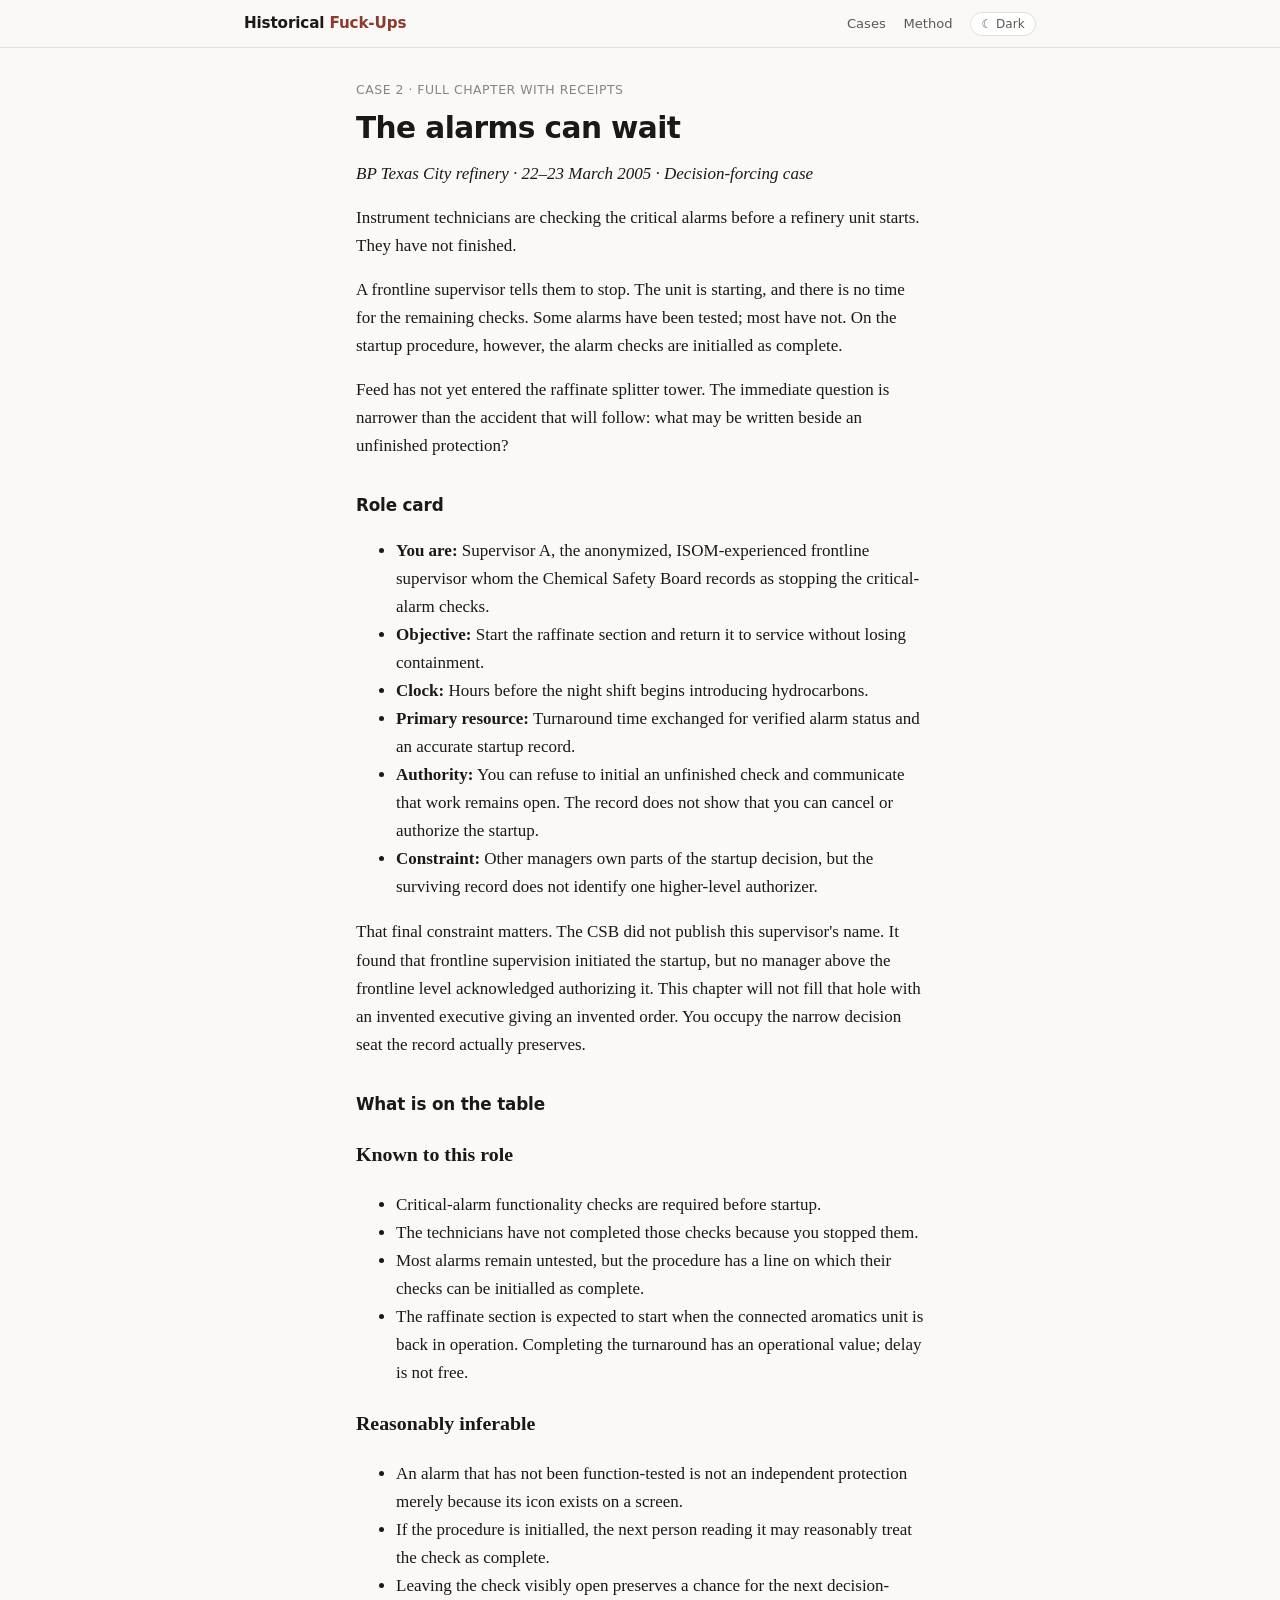
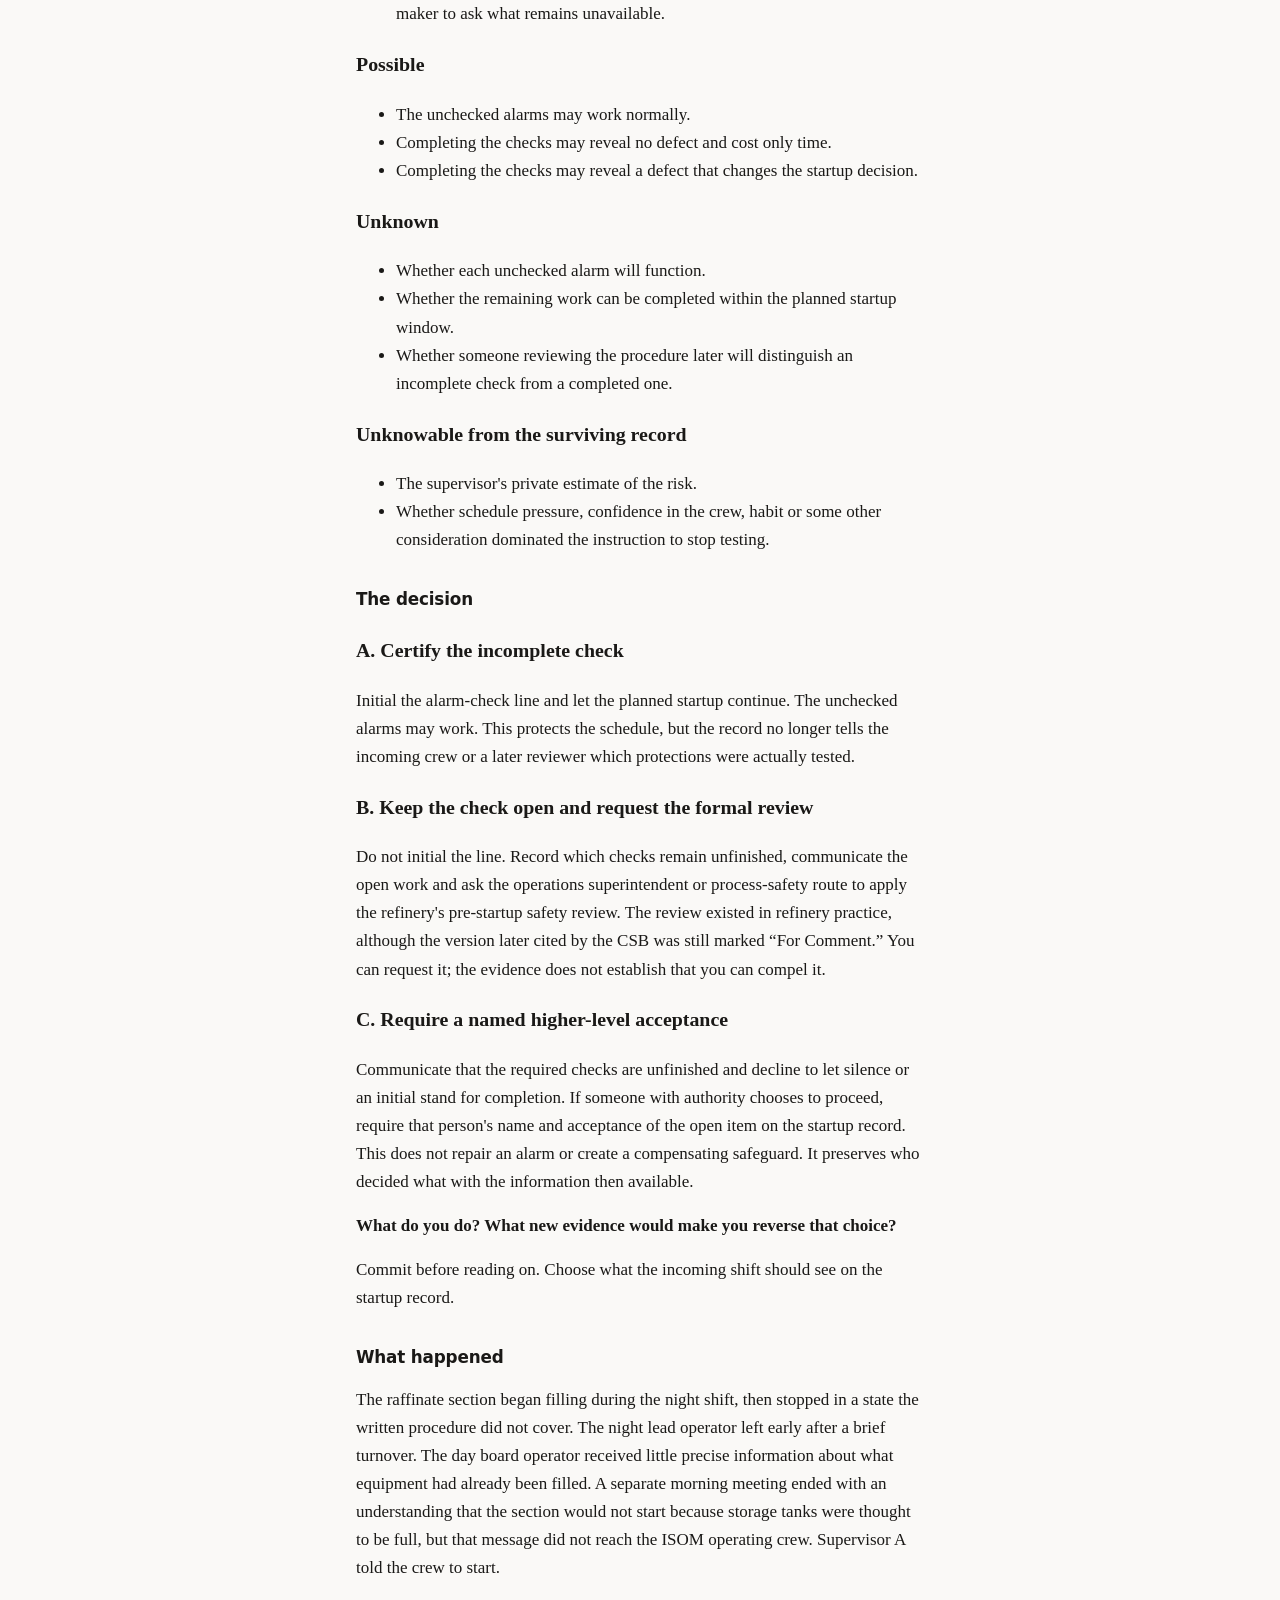
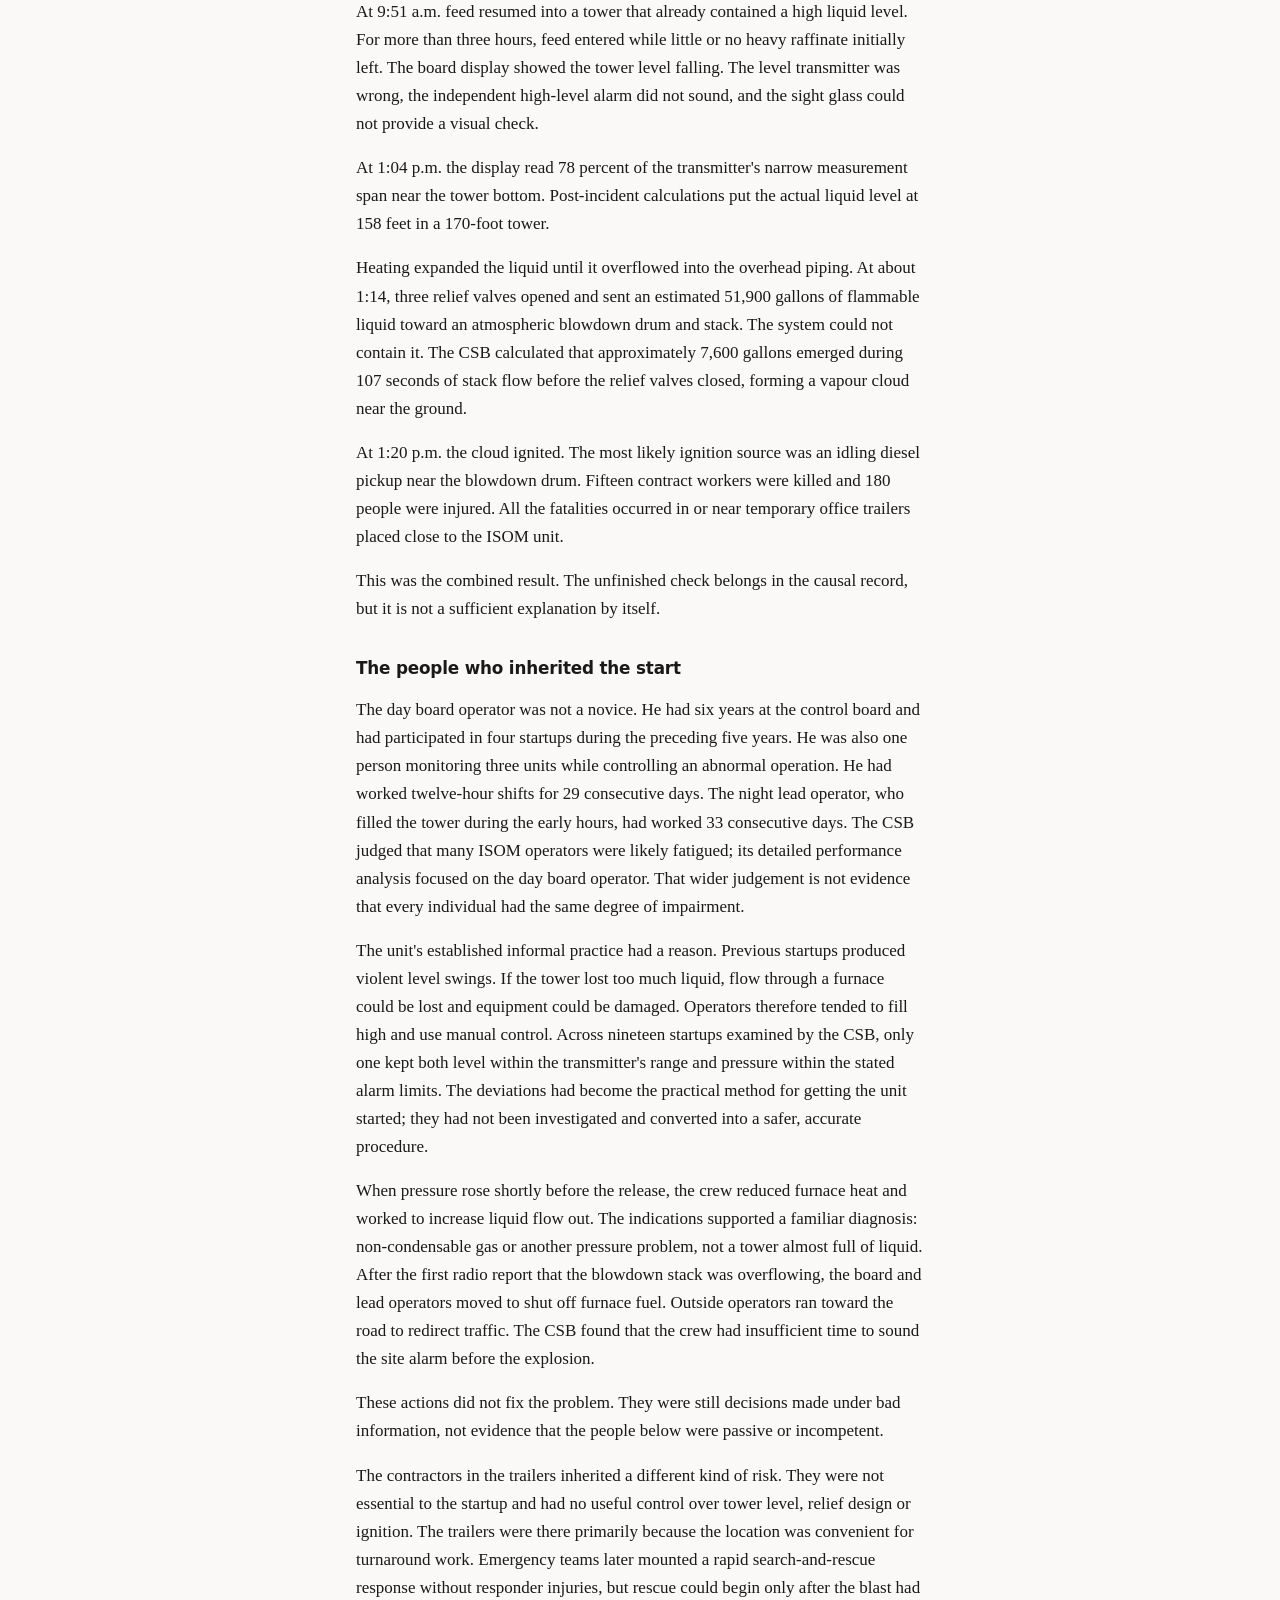
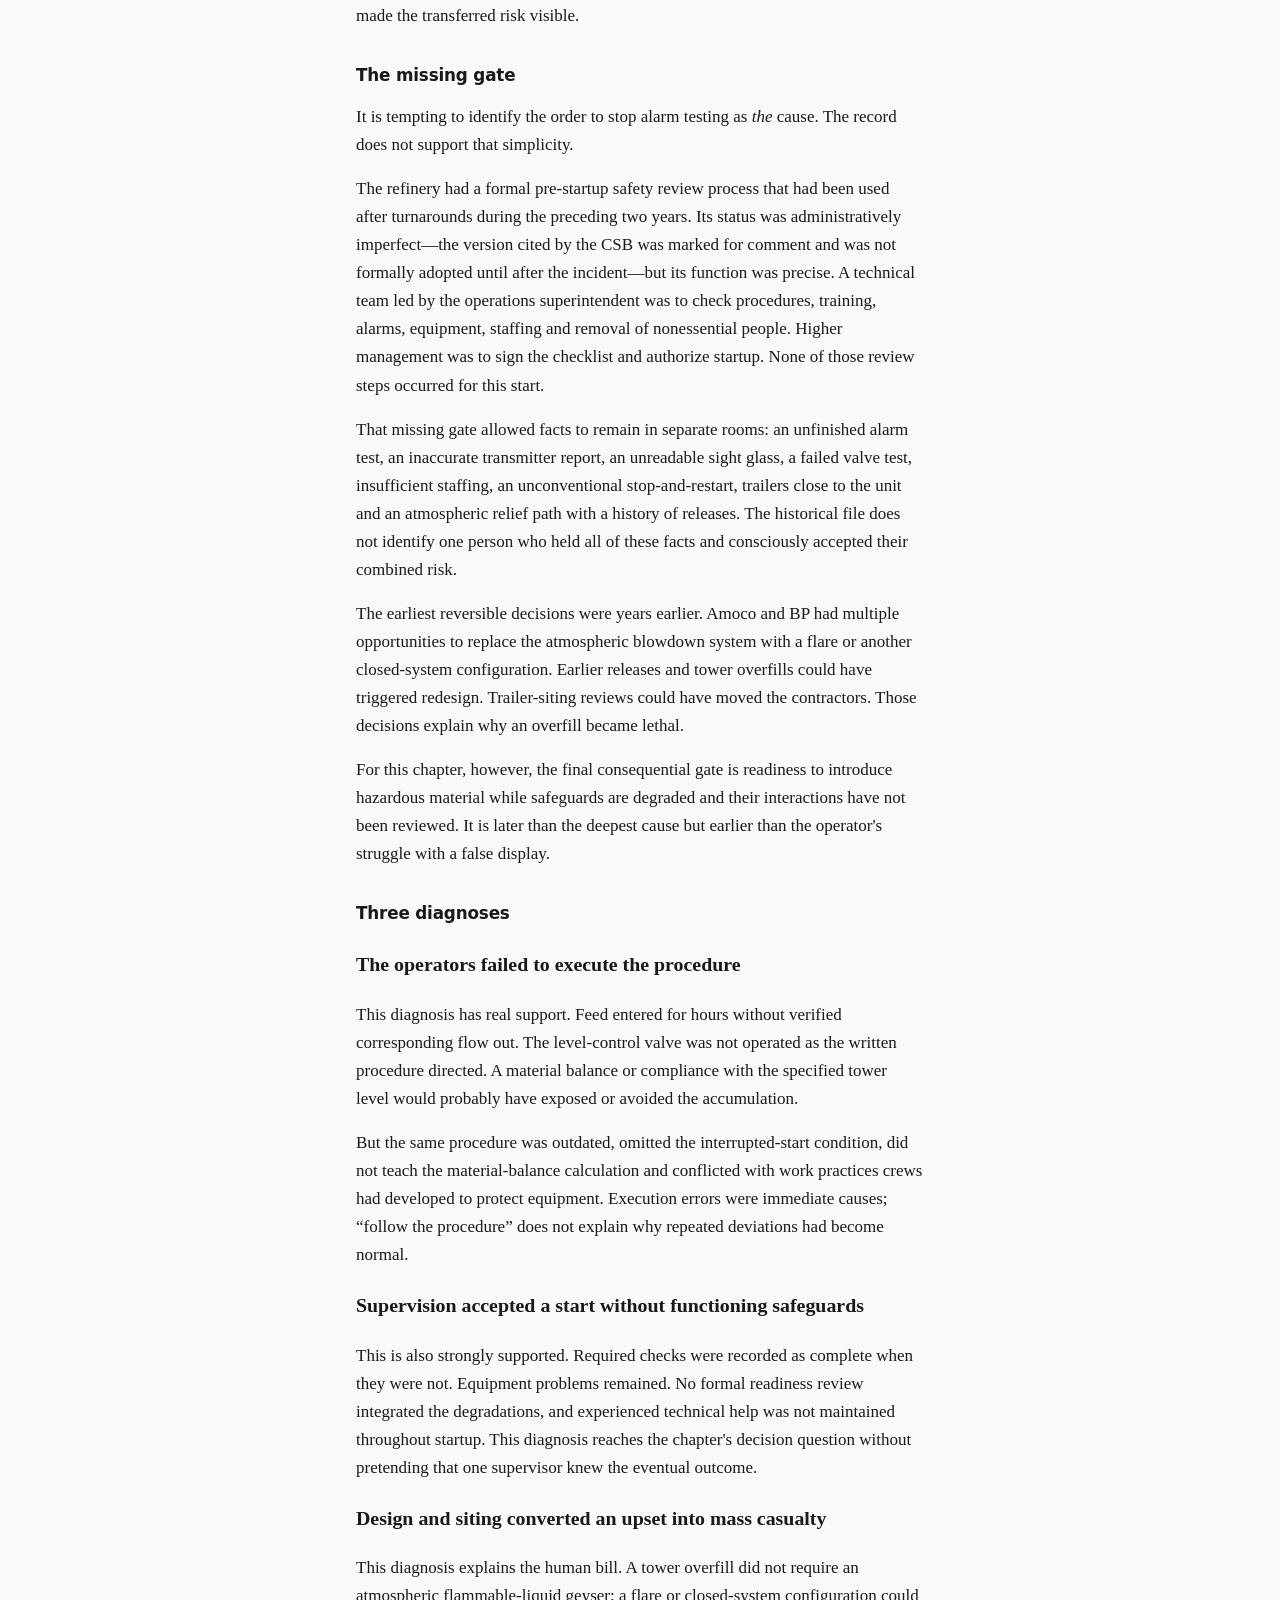
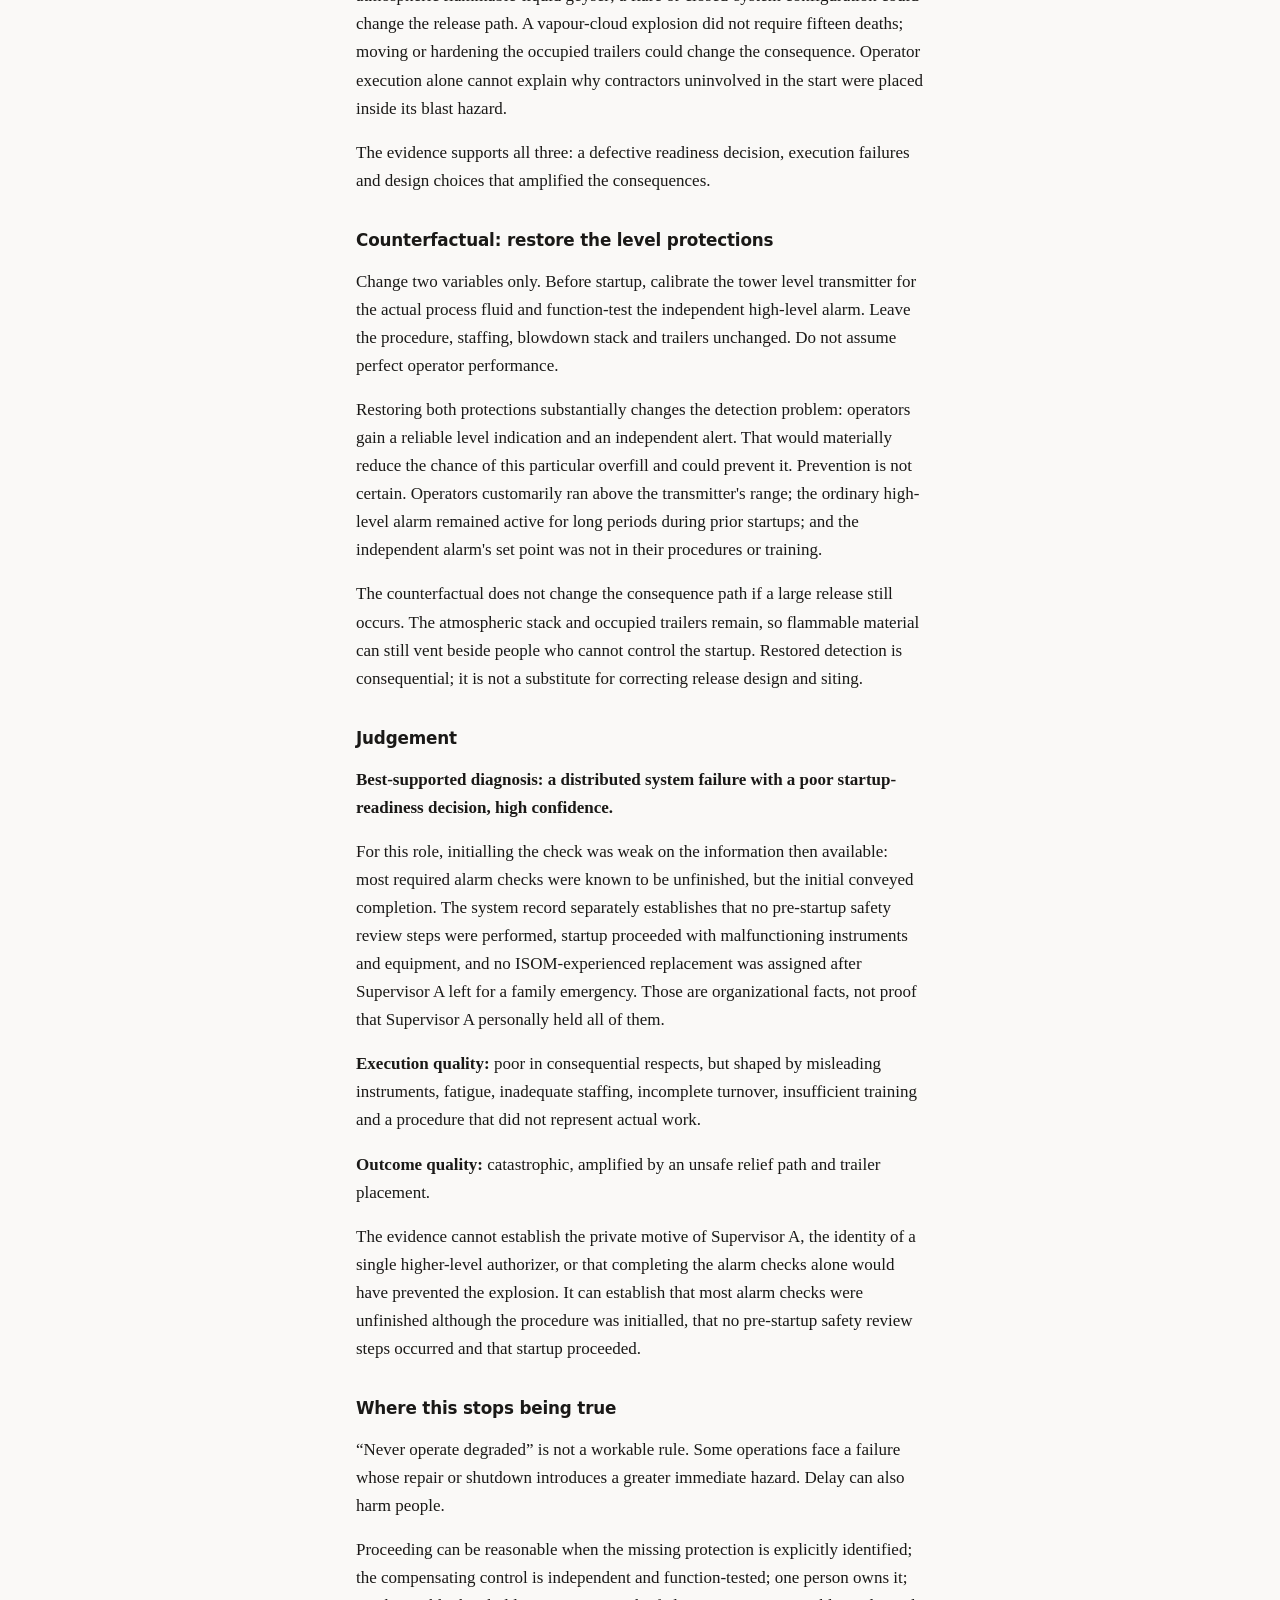
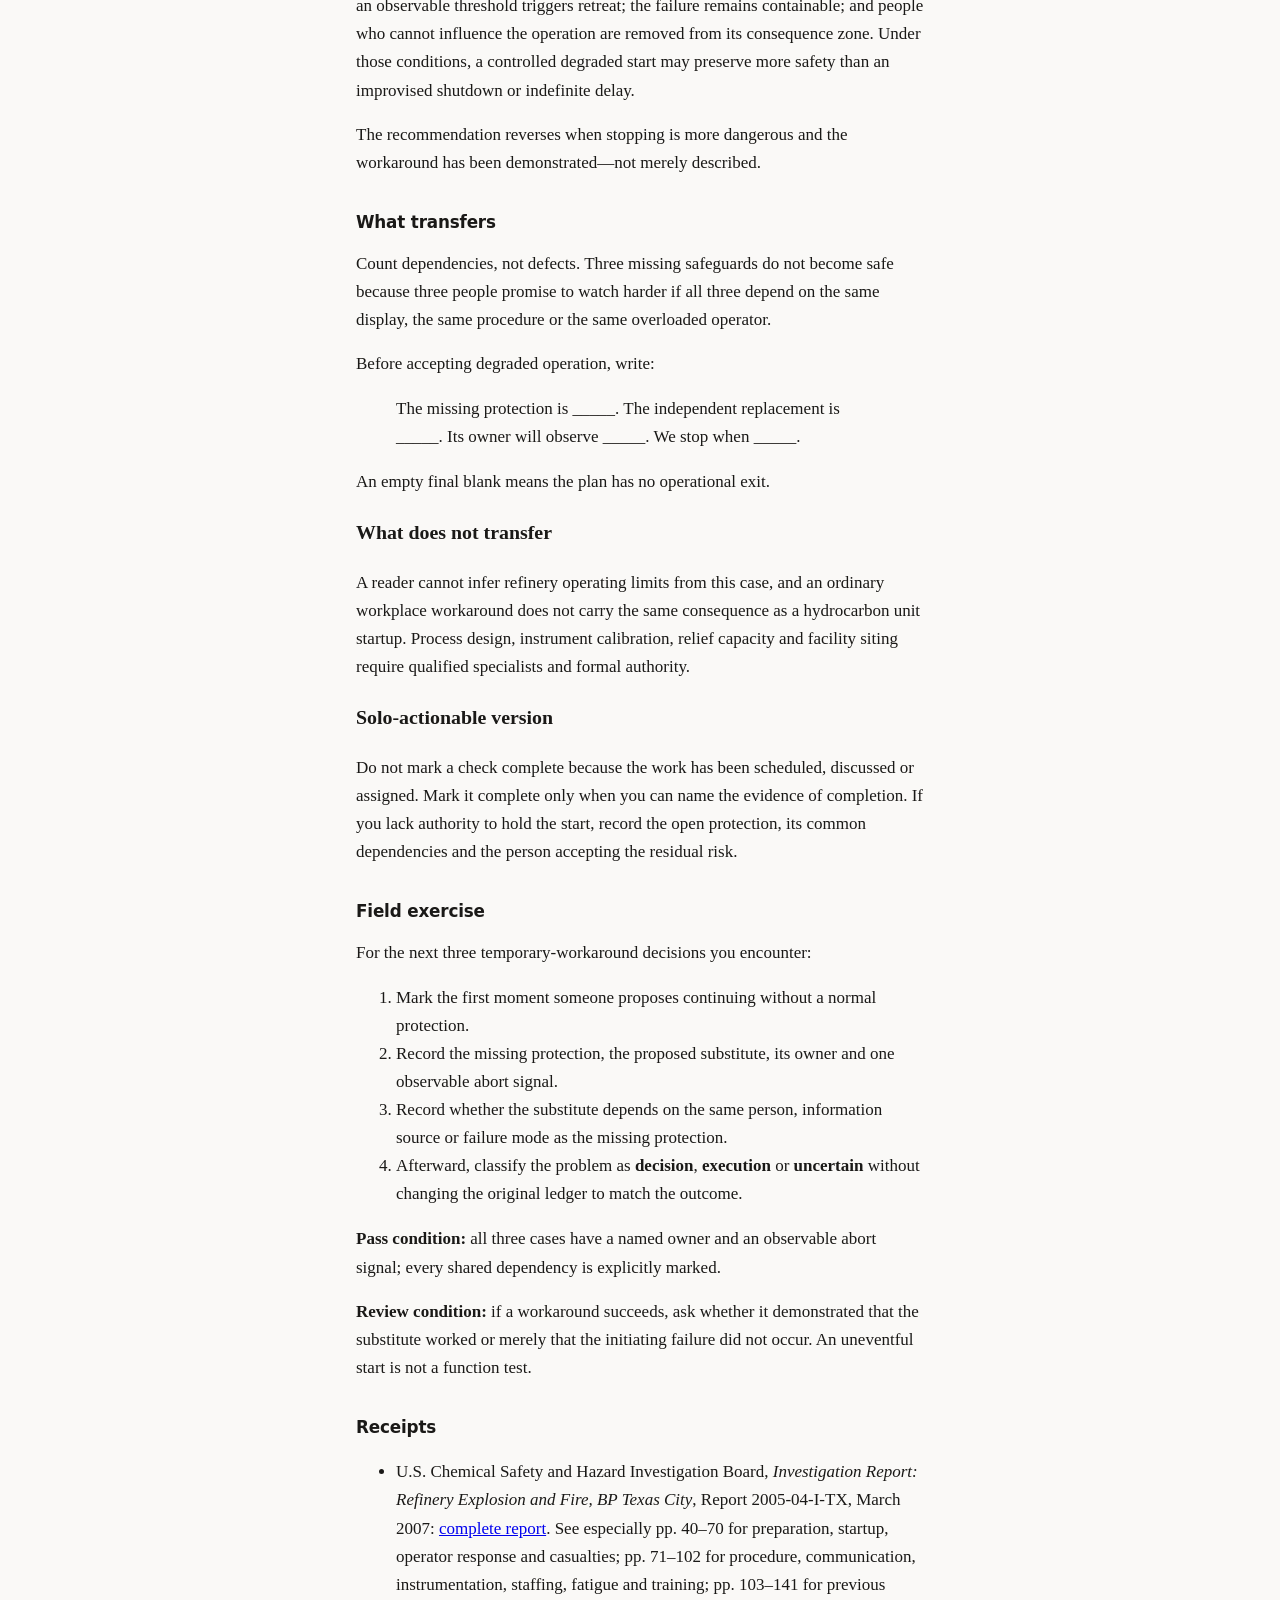
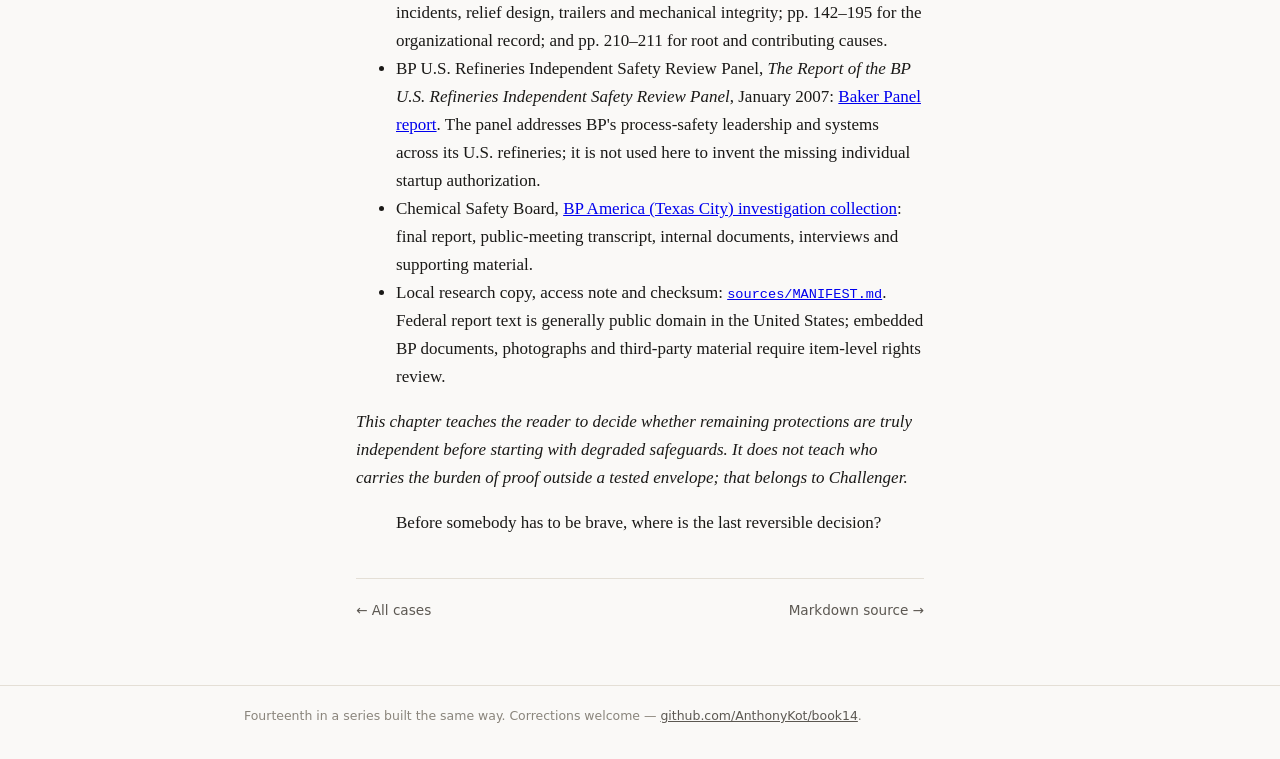
<file: chapters/02-bp-texas-city.full.html>
<!DOCTYPE html>
<html lang="en">
<head>
<meta charset="utf-8">
<meta name="viewport" content="width=device-width, initial-scale=1">
<title>2 · The alarms can wait — full chapter — Historical Fuck-Ups</title>
<meta name="description" content="Full decision-forcing chapter with evidence ledger, competing diagnoses, counterfactual and receipts.">
<link rel="stylesheet" href="../static/style.css">
<script src="../static/theme.js"></script>
</head>
<body>
<header class="site-header">
  <div class="wrap">
    <a class="brand" href="../index.html">Historical <span>Fuck-Ups</span></a>
    <nav class="site-nav">
      <a href="../index.html">Cases</a>
      <a href="../about.html">Method</a>
      <button class="theme-toggle" type="button">☾ Dark</button>
    </nav>
  </div>
</header>
<main class="wrap full-md">
<p class="kicker">Case 2 · full chapter with receipts</p>
<h1>The alarms can wait</h1>
<p><em>BP Texas City refinery · 22–23 March 2005 · Decision-forcing case</em></p>
<p>Instrument technicians are checking the critical alarms before a refinery unit starts. They have not finished.</p>
<p>A frontline supervisor tells them to stop. The unit is starting, and there is no time for the remaining checks. Some alarms have been tested; most have not. On the startup procedure, however, the alarm checks are initialled as complete.</p>
<p>Feed has not yet entered the raffinate splitter tower. The immediate question is narrower than the accident that will follow: what may be written beside an unfinished protection?</p>
<h2 id="role-card">Role card</h2>
<ul>
<li><strong>You are:</strong> Supervisor A, the anonymized, ISOM-experienced frontline supervisor whom the Chemical Safety Board records as stopping the critical-alarm checks.</li>
<li><strong>Objective:</strong> Start the raffinate section and return it to service without losing containment.</li>
<li><strong>Clock:</strong> Hours before the night shift begins introducing hydrocarbons.</li>
<li><strong>Primary resource:</strong> Turnaround time exchanged for verified alarm status and an accurate startup record.</li>
<li><strong>Authority:</strong> You can refuse to initial an unfinished check and communicate that work remains open. The record does not show that you can cancel or authorize the startup.</li>
<li><strong>Constraint:</strong> Other managers own parts of the startup decision, but the surviving record does not identify one higher-level authorizer.</li>
</ul>
<p>That final constraint matters. The CSB did not publish this supervisor's name. It found that frontline supervision initiated the startup, but no manager above the frontline level acknowledged authorizing it. This chapter will not fill that hole with an invented executive giving an invented order. You occupy the narrow decision seat the record actually preserves.</p>
<h2 id="what-is-on-the-table">What is on the table</h2>
<h3 id="known-to-this-role">Known to this role</h3>
<ul>
<li>Critical-alarm functionality checks are required before startup.</li>
<li>The technicians have not completed those checks because you stopped them.</li>
<li>Most alarms remain untested, but the procedure has a line on which their checks can be initialled as complete.</li>
<li>The raffinate section is expected to start when the connected aromatics unit is back in operation. Completing the turnaround has an operational value; delay is not free.</li>
</ul>
<h3 id="reasonably-inferable">Reasonably inferable</h3>
<ul>
<li>An alarm that has not been function-tested is not an independent protection merely because its icon exists on a screen.</li>
<li>If the procedure is initialled, the next person reading it may reasonably treat the check as complete.</li>
<li>Leaving the check visibly open preserves a chance for the next decision-maker to ask what remains unavailable.</li>
</ul>
<h3 id="possible">Possible</h3>
<ul>
<li>The unchecked alarms may work normally.</li>
<li>Completing the checks may reveal no defect and cost only time.</li>
<li>Completing the checks may reveal a defect that changes the startup decision.</li>
</ul>
<h3 id="unknown">Unknown</h3>
<ul>
<li>Whether each unchecked alarm will function.</li>
<li>Whether the remaining work can be completed within the planned startup window.</li>
<li>Whether someone reviewing the procedure later will distinguish an incomplete check from a completed one.</li>
</ul>
<h3 id="unknowable-from-the-surviving-record">Unknowable from the surviving record</h3>
<ul>
<li>The supervisor's private estimate of the risk.</li>
<li>Whether schedule pressure, confidence in the crew, habit or some other consideration dominated the instruction to stop testing.</li>
</ul>
<h2 id="the-decision">The decision</h2>
<h3 id="a-certify-the-incomplete-check">A. Certify the incomplete check</h3>
<p>Initial the alarm-check line and let the planned startup continue. The unchecked alarms may work. This protects the schedule, but the record no longer tells the incoming crew or a later reviewer which protections were actually tested.</p>
<h3 id="b-keep-the-check-open-and-request-the-formal-review">B. Keep the check open and request the formal review</h3>
<p>Do not initial the line. Record which checks remain unfinished, communicate the open work and ask the operations superintendent or process-safety route to apply the refinery's pre-startup safety review. The review existed in refinery practice, although the version later cited by the CSB was still marked “For Comment.” You can request it; the evidence does not establish that you can compel it.</p>
<h3 id="c-require-a-named-higher-level-acceptance">C. Require a named higher-level acceptance</h3>
<p>Communicate that the required checks are unfinished and decline to let silence or an initial stand for completion. If someone with authority chooses to proceed, require that person's name and acceptance of the open item on the startup record. This does not repair an alarm or create a compensating safeguard. It preserves who decided what with the information then available.</p>
<p><strong>What do you do? What new evidence would make you reverse that choice?</strong></p>
<p>Commit before reading on. Choose what the incoming shift should see on the startup record.</p>
<h2 id="what-happened">What happened</h2>
<p>The raffinate section began filling during the night shift, then stopped in a state the written procedure did not cover. The night lead operator left early after a brief turnover. The day board operator received little precise information about what equipment had already been filled. A separate morning meeting ended with an understanding that the section would not start because storage tanks were thought to be full, but that message did not reach the ISOM operating crew. Supervisor A told the crew to start.</p>
<p>At 9:51 a.m. feed resumed into a tower that already contained a high liquid level. For more than three hours, feed entered while little or no heavy raffinate initially left. The board display showed the tower level falling. The level transmitter was wrong, the independent high-level alarm did not sound, and the sight glass could not provide a visual check.</p>
<p>At 1:04 p.m. the display read 78 percent of the transmitter's narrow measurement span near the tower bottom. Post-incident calculations put the actual liquid level at 158 feet in a 170-foot tower.</p>
<p>Heating expanded the liquid until it overflowed into the overhead piping. At about 1:14, three relief valves opened and sent an estimated 51,900 gallons of flammable liquid toward an atmospheric blowdown drum and stack. The system could not contain it. The CSB calculated that approximately 7,600 gallons emerged during 107 seconds of stack flow before the relief valves closed, forming a vapour cloud near the ground.</p>
<p>At 1:20 p.m. the cloud ignited. The most likely ignition source was an idling diesel pickup near the blowdown drum. Fifteen contract workers were killed and 180 people were injured. All the fatalities occurred in or near temporary office trailers placed close to the ISOM unit.</p>
<p>This was the combined result. The unfinished check belongs in the causal record, but it is not a sufficient explanation by itself.</p>
<h2 id="the-people-who-inherited-the-start">The people who inherited the start</h2>
<p>The day board operator was not a novice. He had six years at the control board and had participated in four startups during the preceding five years. He was also one person monitoring three units while controlling an abnormal operation. He had worked twelve-hour shifts for 29 consecutive days. The night lead operator, who filled the tower during the early hours, had worked 33 consecutive days. The CSB judged that many ISOM operators were likely fatigued; its detailed performance analysis focused on the day board operator. That wider judgement is not evidence that every individual had the same degree of impairment.</p>
<p>The unit's established informal practice had a reason. Previous startups produced violent level swings. If the tower lost too much liquid, flow through a furnace could be lost and equipment could be damaged. Operators therefore tended to fill high and use manual control. Across nineteen startups examined by the CSB, only one kept both level within the transmitter's range and pressure within the stated alarm limits. The deviations had become the practical method for getting the unit started; they had not been investigated and converted into a safer, accurate procedure.</p>
<p>When pressure rose shortly before the release, the crew reduced furnace heat and worked to increase liquid flow out. The indications supported a familiar diagnosis: non-condensable gas or another pressure problem, not a tower almost full of liquid. After the first radio report that the blowdown stack was overflowing, the board and lead operators moved to shut off furnace fuel. Outside operators ran toward the road to redirect traffic. The CSB found that the crew had insufficient time to sound the site alarm before the explosion.</p>
<p>These actions did not fix the problem. They were still decisions made under bad information, not evidence that the people below were passive or incompetent.</p>
<p>The contractors in the trailers inherited a different kind of risk. They were not essential to the startup and had no useful control over tower level, relief design or ignition. The trailers were there primarily because the location was convenient for turnaround work. Emergency teams later mounted a rapid search-and-rescue response without responder injuries, but rescue could begin only after the blast had made the transferred risk visible.</p>
<h2 id="the-missing-gate">The missing gate</h2>
<p>It is tempting to identify the order to stop alarm testing as <em>the</em> cause. The record does not support that simplicity.</p>
<p>The refinery had a formal pre-startup safety review process that had been used after turnarounds during the preceding two years. Its status was administratively imperfect—the version cited by the CSB was marked for comment and was not formally adopted until after the incident—but its function was precise. A technical team led by the operations superintendent was to check procedures, training, alarms, equipment, staffing and removal of nonessential people. Higher management was to sign the checklist and authorize startup. None of those review steps occurred for this start.</p>
<p>That missing gate allowed facts to remain in separate rooms: an unfinished alarm test, an inaccurate transmitter report, an unreadable sight glass, a failed valve test, insufficient staffing, an unconventional stop-and-restart, trailers close to the unit and an atmospheric relief path with a history of releases. The historical file does not identify one person who held all of these facts and consciously accepted their combined risk.</p>
<p>The earliest reversible decisions were years earlier. Amoco and BP had multiple opportunities to replace the atmospheric blowdown system with a flare or another closed-system configuration. Earlier releases and tower overfills could have triggered redesign. Trailer-siting reviews could have moved the contractors. Those decisions explain why an overfill became lethal.</p>
<p>For this chapter, however, the final consequential gate is readiness to introduce hazardous material while safeguards are degraded and their interactions have not been reviewed. It is later than the deepest cause but earlier than the operator's struggle with a false display.</p>
<h2 id="three-diagnoses">Three diagnoses</h2>
<h3 id="the-operators-failed-to-execute-the-procedure">The operators failed to execute the procedure</h3>
<p>This diagnosis has real support. Feed entered for hours without verified corresponding flow out. The level-control valve was not operated as the written procedure directed. A material balance or compliance with the specified tower level would probably have exposed or avoided the accumulation.</p>
<p>But the same procedure was outdated, omitted the interrupted-start condition, did not teach the material-balance calculation and conflicted with work practices crews had developed to protect equipment. Execution errors were immediate causes; “follow the procedure” does not explain why repeated deviations had become normal.</p>
<h3 id="supervision-accepted-a-start-without-functioning-safeguards">Supervision accepted a start without functioning safeguards</h3>
<p>This is also strongly supported. Required checks were recorded as complete when they were not. Equipment problems remained. No formal readiness review integrated the degradations, and experienced technical help was not maintained throughout startup. This diagnosis reaches the chapter's decision question without pretending that one supervisor knew the eventual outcome.</p>
<h3 id="design-and-siting-converted-an-upset-into-mass-casualty">Design and siting converted an upset into mass casualty</h3>
<p>This diagnosis explains the human bill. A tower overfill did not require an atmospheric flammable-liquid geyser; a flare or closed-system configuration could change the release path. A vapour-cloud explosion did not require fifteen deaths; moving or hardening the occupied trailers could change the consequence. Operator execution alone cannot explain why contractors uninvolved in the start were placed inside its blast hazard.</p>
<p>The evidence supports all three: a defective readiness decision, execution failures and design choices that amplified the consequences.</p>
<h2 id="counterfactual-restore-the-level-protections">Counterfactual: restore the level protections</h2>
<p>Change two variables only. Before startup, calibrate the tower level transmitter for the actual process fluid and function-test the independent high-level alarm. Leave the procedure, staffing, blowdown stack and trailers unchanged. Do not assume perfect operator performance.</p>
<p>Restoring both protections substantially changes the detection problem: operators gain a reliable level indication and an independent alert. That would materially reduce the chance of this particular overfill and could prevent it. Prevention is not certain. Operators customarily ran above the transmitter's range; the ordinary high-level alarm remained active for long periods during prior startups; and the independent alarm's set point was not in their procedures or training.</p>
<p>The counterfactual does not change the consequence path if a large release still occurs. The atmospheric stack and occupied trailers remain, so flammable material can still vent beside people who cannot control the startup. Restored detection is consequential; it is not a substitute for correcting release design and siting.</p>
<h2 id="judgement">Judgement</h2>
<p><strong>Best-supported diagnosis: a distributed system failure with a poor startup-readiness decision, high confidence.</strong></p>
<p>For this role, initialling the check was weak on the information then available: most required alarm checks were known to be unfinished, but the initial conveyed completion. The system record separately establishes that no pre-startup safety review steps were performed, startup proceeded with malfunctioning instruments and equipment, and no ISOM-experienced replacement was assigned after Supervisor A left for a family emergency. Those are organizational facts, not proof that Supervisor A personally held all of them.</p>
<p><strong>Execution quality:</strong> poor in consequential respects, but shaped by misleading instruments, fatigue, inadequate staffing, incomplete turnover, insufficient training and a procedure that did not represent actual work.</p>
<p><strong>Outcome quality:</strong> catastrophic, amplified by an unsafe relief path and trailer placement.</p>
<p>The evidence cannot establish the private motive of Supervisor A, the identity of a single higher-level authorizer, or that completing the alarm checks alone would have prevented the explosion. It can establish that most alarm checks were unfinished although the procedure was initialled, that no pre-startup safety review steps occurred and that startup proceeded.</p>
<h2 id="where-this-stops-being-true">Where this stops being true</h2>
<p>“Never operate degraded” is not a workable rule. Some operations face a failure whose repair or shutdown introduces a greater immediate hazard. Delay can also harm people.</p>
<p>Proceeding can be reasonable when the missing protection is explicitly identified; the compensating control is independent and function-tested; one person owns it; an observable threshold triggers retreat; the failure remains containable; and people who cannot influence the operation are removed from its consequence zone. Under those conditions, a controlled degraded start may preserve more safety than an improvised shutdown or indefinite delay.</p>
<p>The recommendation reverses when stopping is more dangerous and the workaround has been demonstrated—not merely described.</p>
<h2 id="what-transfers">What transfers</h2>
<p>Count dependencies, not defects. Three missing safeguards do not become safe because three people promise to watch harder if all three depend on the same display, the same procedure or the same overloaded operator.</p>
<p>Before accepting degraded operation, write:</p>
<blockquote>
<p>The missing protection is _____. The independent replacement is _____. Its owner will observe _____. We stop when _____.</p>
</blockquote>
<p>An empty final blank means the plan has no operational exit.</p>
<h3 id="what-does-not-transfer">What does not transfer</h3>
<p>A reader cannot infer refinery operating limits from this case, and an ordinary workplace workaround does not carry the same consequence as a hydrocarbon unit startup. Process design, instrument calibration, relief capacity and facility siting require qualified specialists and formal authority.</p>
<h3 id="solo-actionable-version">Solo-actionable version</h3>
<p>Do not mark a check complete because the work has been scheduled, discussed or assigned. Mark it complete only when you can name the evidence of completion. If you lack authority to hold the start, record the open protection, its common dependencies and the person accepting the residual risk.</p>
<h2 id="field-exercise">Field exercise</h2>
<p>For the next three temporary-workaround decisions you encounter:</p>
<ol type="1">
<li>Mark the first moment someone proposes continuing without a normal protection.</li>
<li>Record the missing protection, the proposed substitute, its owner and one observable abort signal.</li>
<li>Record whether the substitute depends on the same person, information source or failure mode as the missing protection.</li>
<li>Afterward, classify the problem as <strong>decision</strong>, <strong>execution</strong> or <strong>uncertain</strong> without changing the original ledger to match the outcome.</li>
</ol>
<p><strong>Pass condition:</strong> all three cases have a named owner and an observable abort signal; every shared dependency is explicitly marked.</p>
<p><strong>Review condition:</strong> if a workaround succeeds, ask whether it demonstrated that the substitute worked or merely that the initiating failure did not occur. An uneventful start is not a function test.</p>
<h2 id="receipts">Receipts</h2>
<ul>
<li>U.S. Chemical Safety and Hazard Investigation Board, <em>Investigation Report: Refinery Explosion and Fire, BP Texas City</em>, Report 2005-04-I-TX, March 2007: <a href="https://www.csb.gov/assets/1/20/csbfinalreportbp.pdf">complete report</a>. See especially pp. 40–70 for preparation, startup, operator response and casualties; pp. 71–102 for procedure, communication, instrumentation, staffing, fatigue and training; pp. 103–141 for previous incidents, relief design, trailers and mechanical integrity; pp. 142–195 for the organizational record; and pp. 210–211 for root and contributing causes.</li>
<li>BP U.S. Refineries Independent Safety Review Panel, <em>The Report of the BP U.S. Refineries Independent Safety Review Panel</em>, January 2007: <a href="https://www.csb.gov/assets/1/20/baker_panel_report1.pdf">Baker Panel report</a>. The panel addresses BP's process-safety leadership and systems across its U.S. refineries; it is not used here to invent the missing individual startup authorization.</li>
<li>Chemical Safety Board, <a href="https://www.csb.gov/bp-america-texas-city-refinery-explosion/">BP America (Texas City) investigation collection</a>: final report, public-meeting transcript, internal documents, interviews and supporting material.</li>
<li>Local research copy, access note and checksum: <a href="../sources/MANIFEST.md#02--bp-texas-city"><code>sources/MANIFEST.md</code></a>. Federal report text is generally public domain in the United States; embedded BP documents, photographs and third-party material require item-level rights review.</li>
</ul>
<!-- CHECK: The Baker Panel report and underlying CSB/BP exhibits are not yet archived
locally. Archive and checksum them before release. Until then, do not use them for claims
that are not independently supported by the local CSB final report. -->

<p><em>This chapter teaches the reader to decide whether remaining protections are truly independent before starting with degraded safeguards. It does not teach who carries the burden of proof outside a tested envelope; that belongs to Challenger.</em></p>
<blockquote>
<p>Before somebody has to be brave, where is the last reversible decision?</p>
</blockquote>
<nav class="chapter-nav">
  <a href="../index.html">← All cases</a>
  <a href="https://github.com/AnthonyKot/book14/blob/main/chapters/02-bp-texas-city.md">Markdown source →</a>
</nav>
</main>
<footer class="site-footer"><div class="wrap"><p>Fourteenth in a series built the same way. Corrections welcome — <a href="https://github.com/AnthonyKot/book14">github.com/AnthonyKot/book14</a>.</p></div></footer>
</body>
</html>
</file>
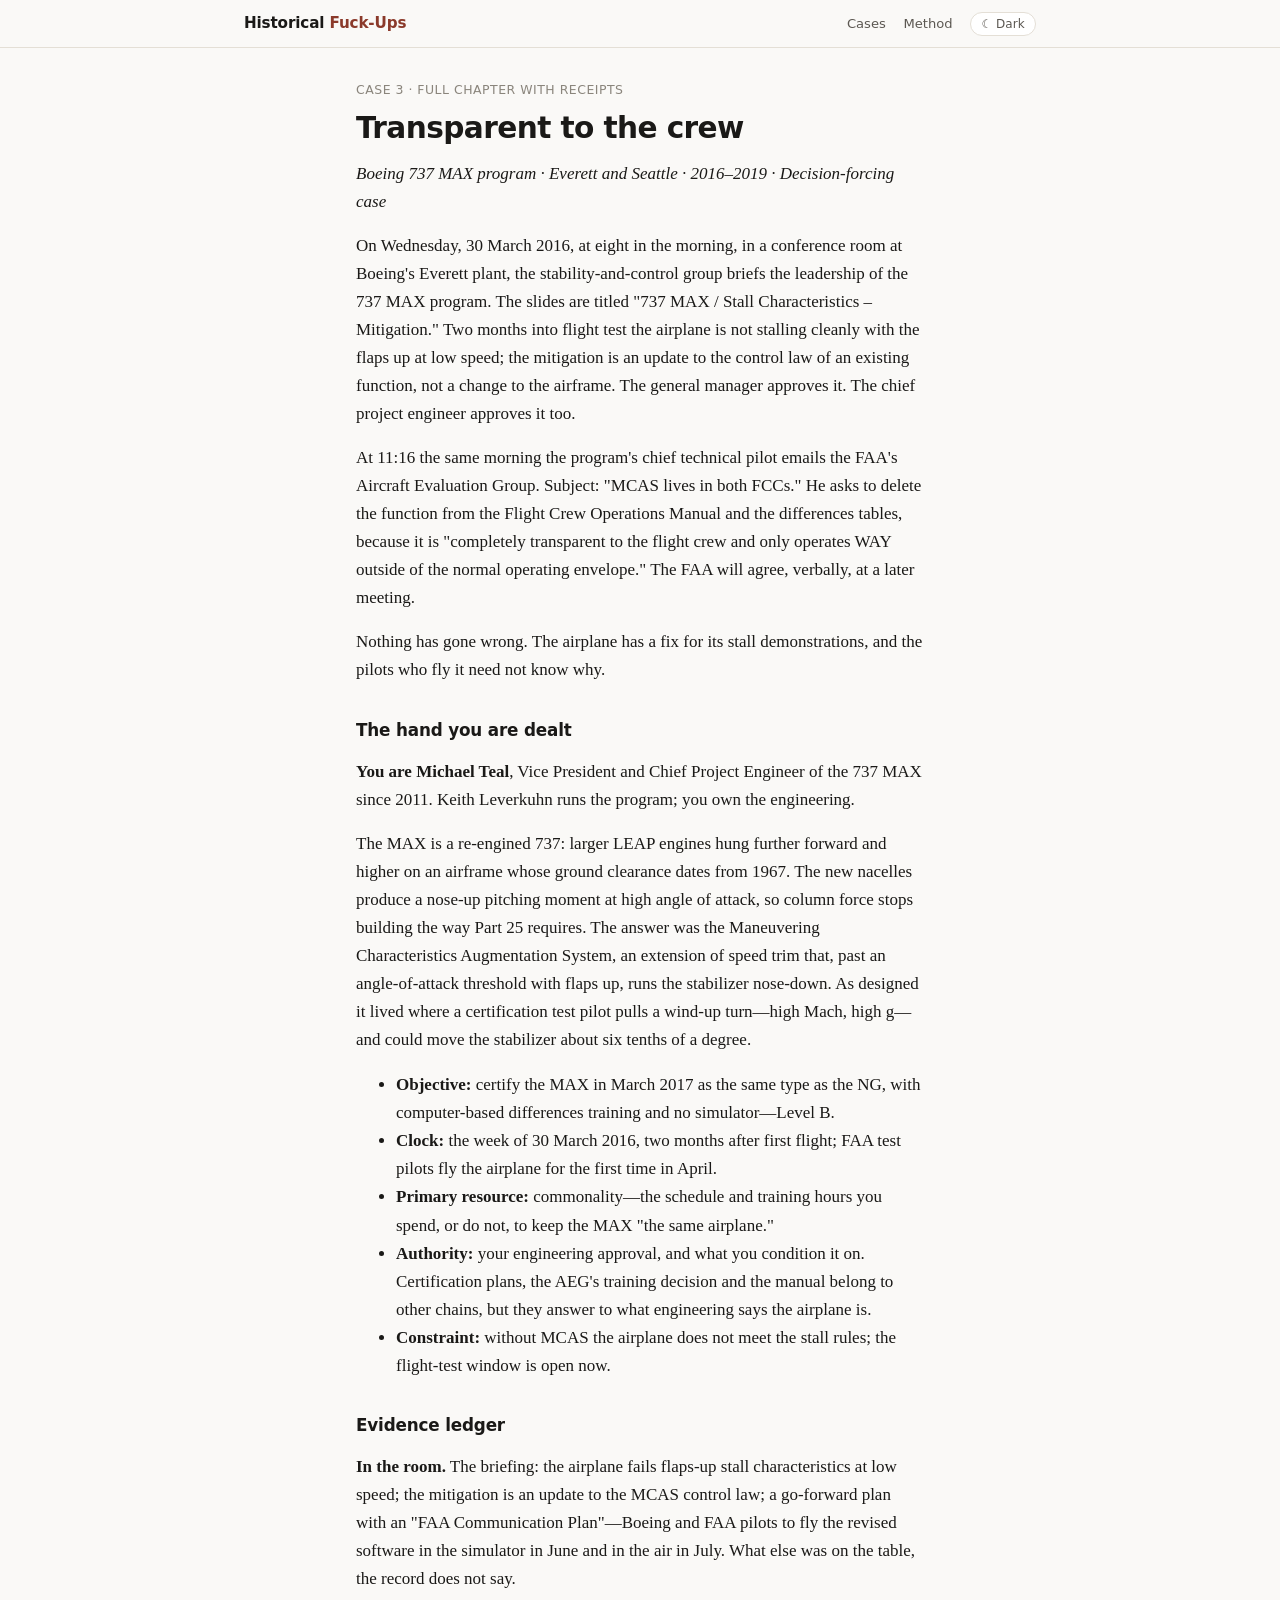
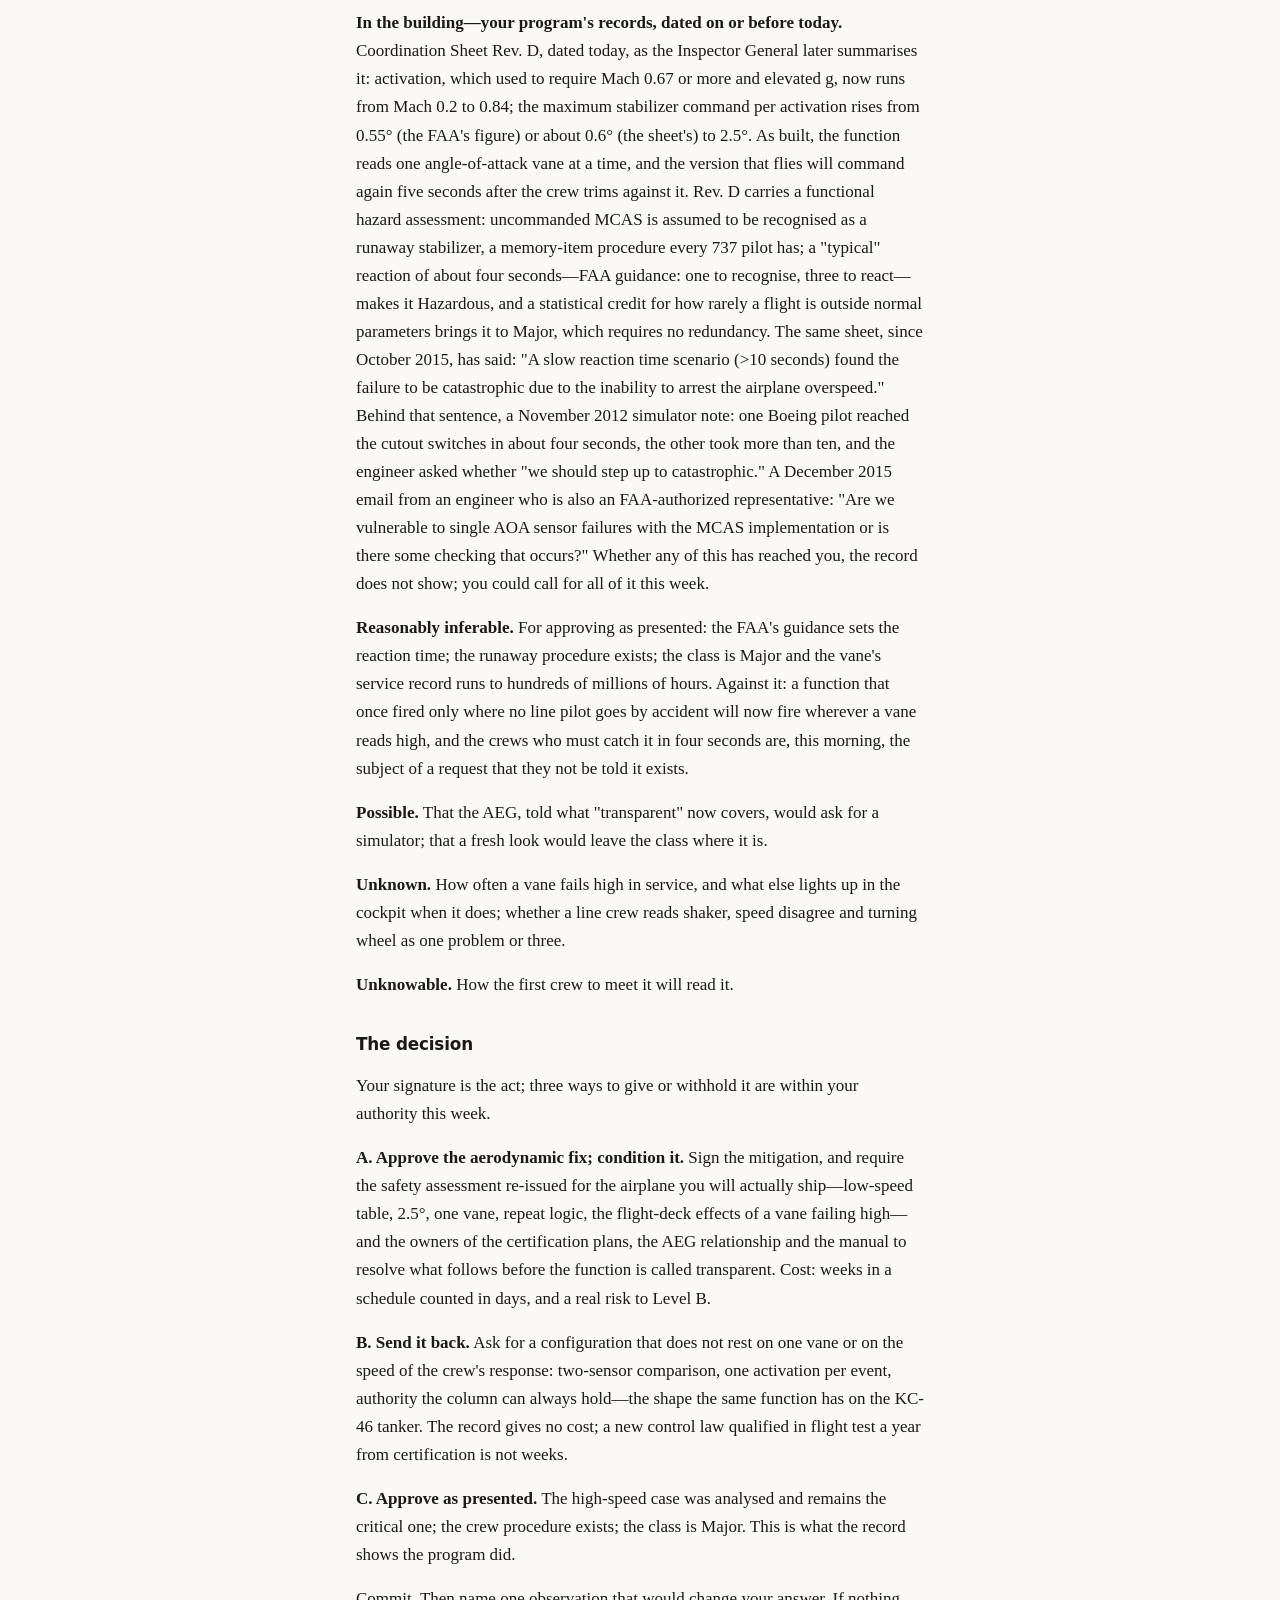
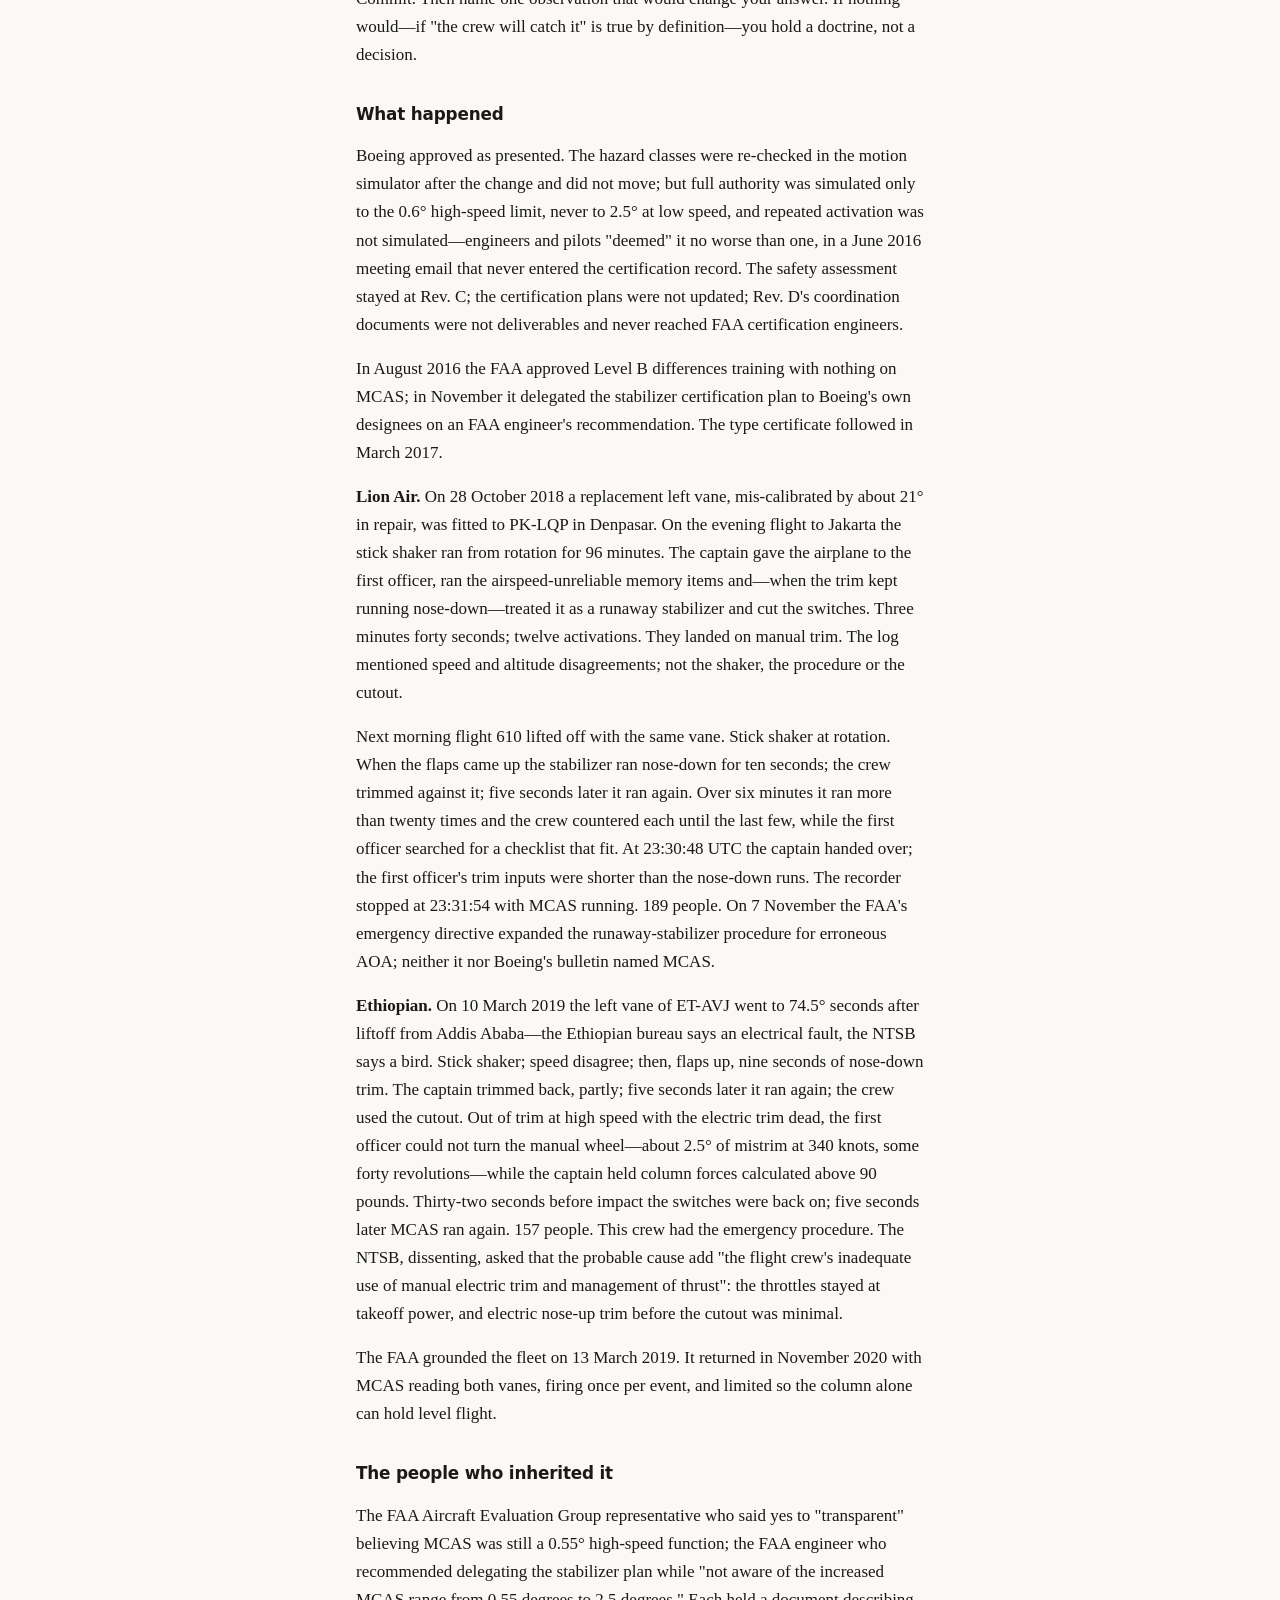
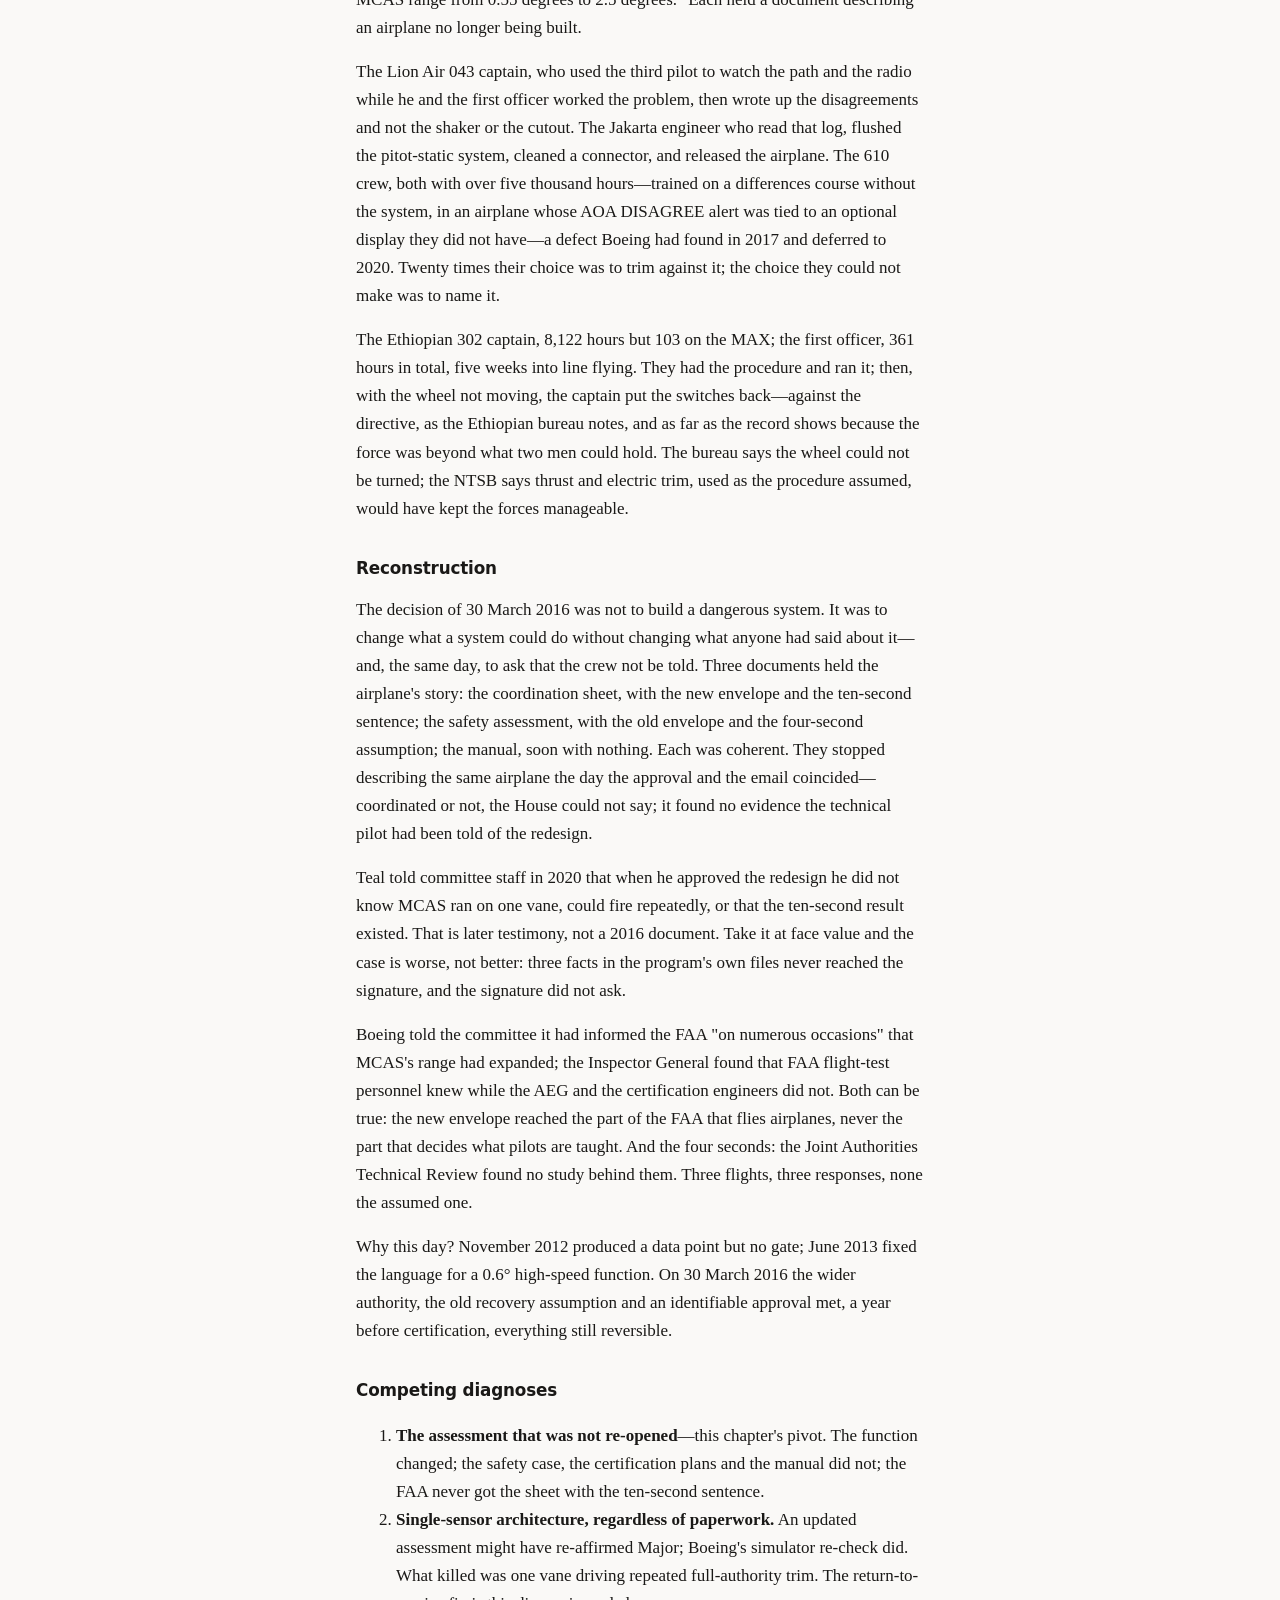
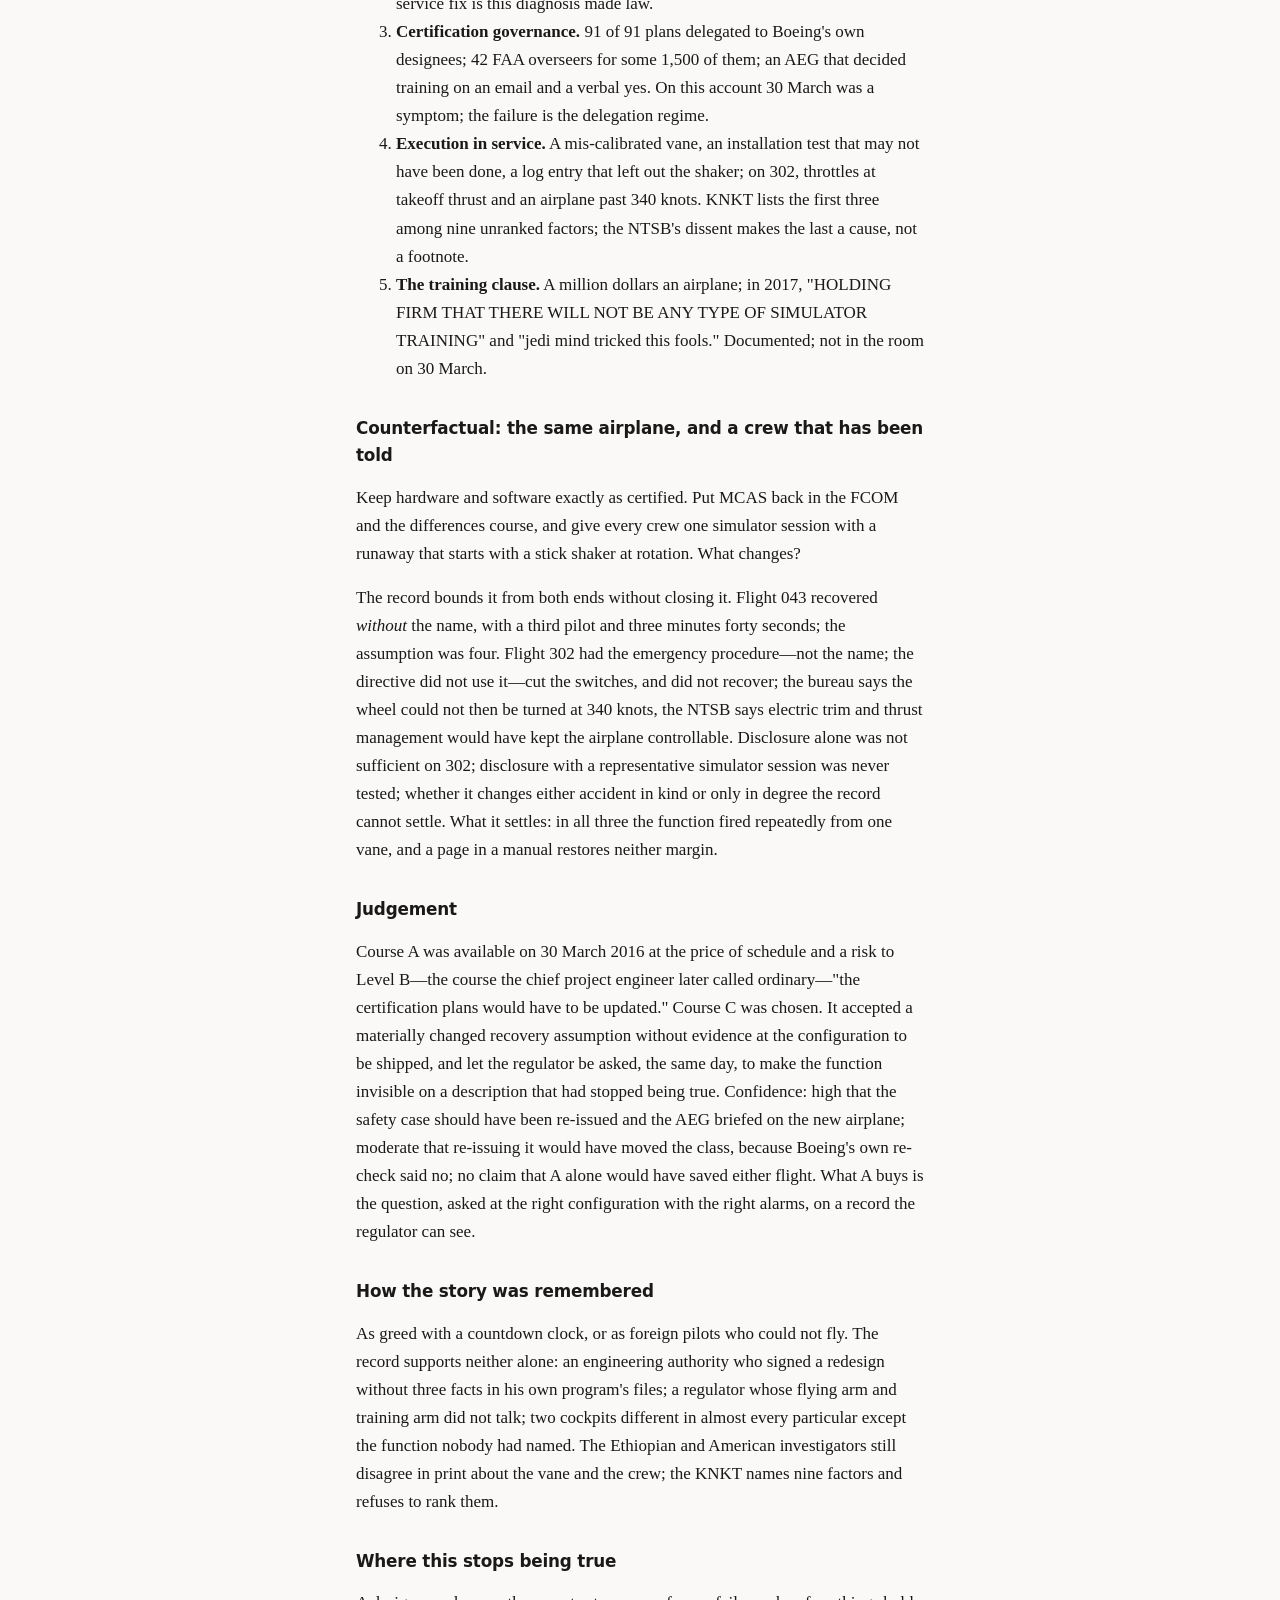
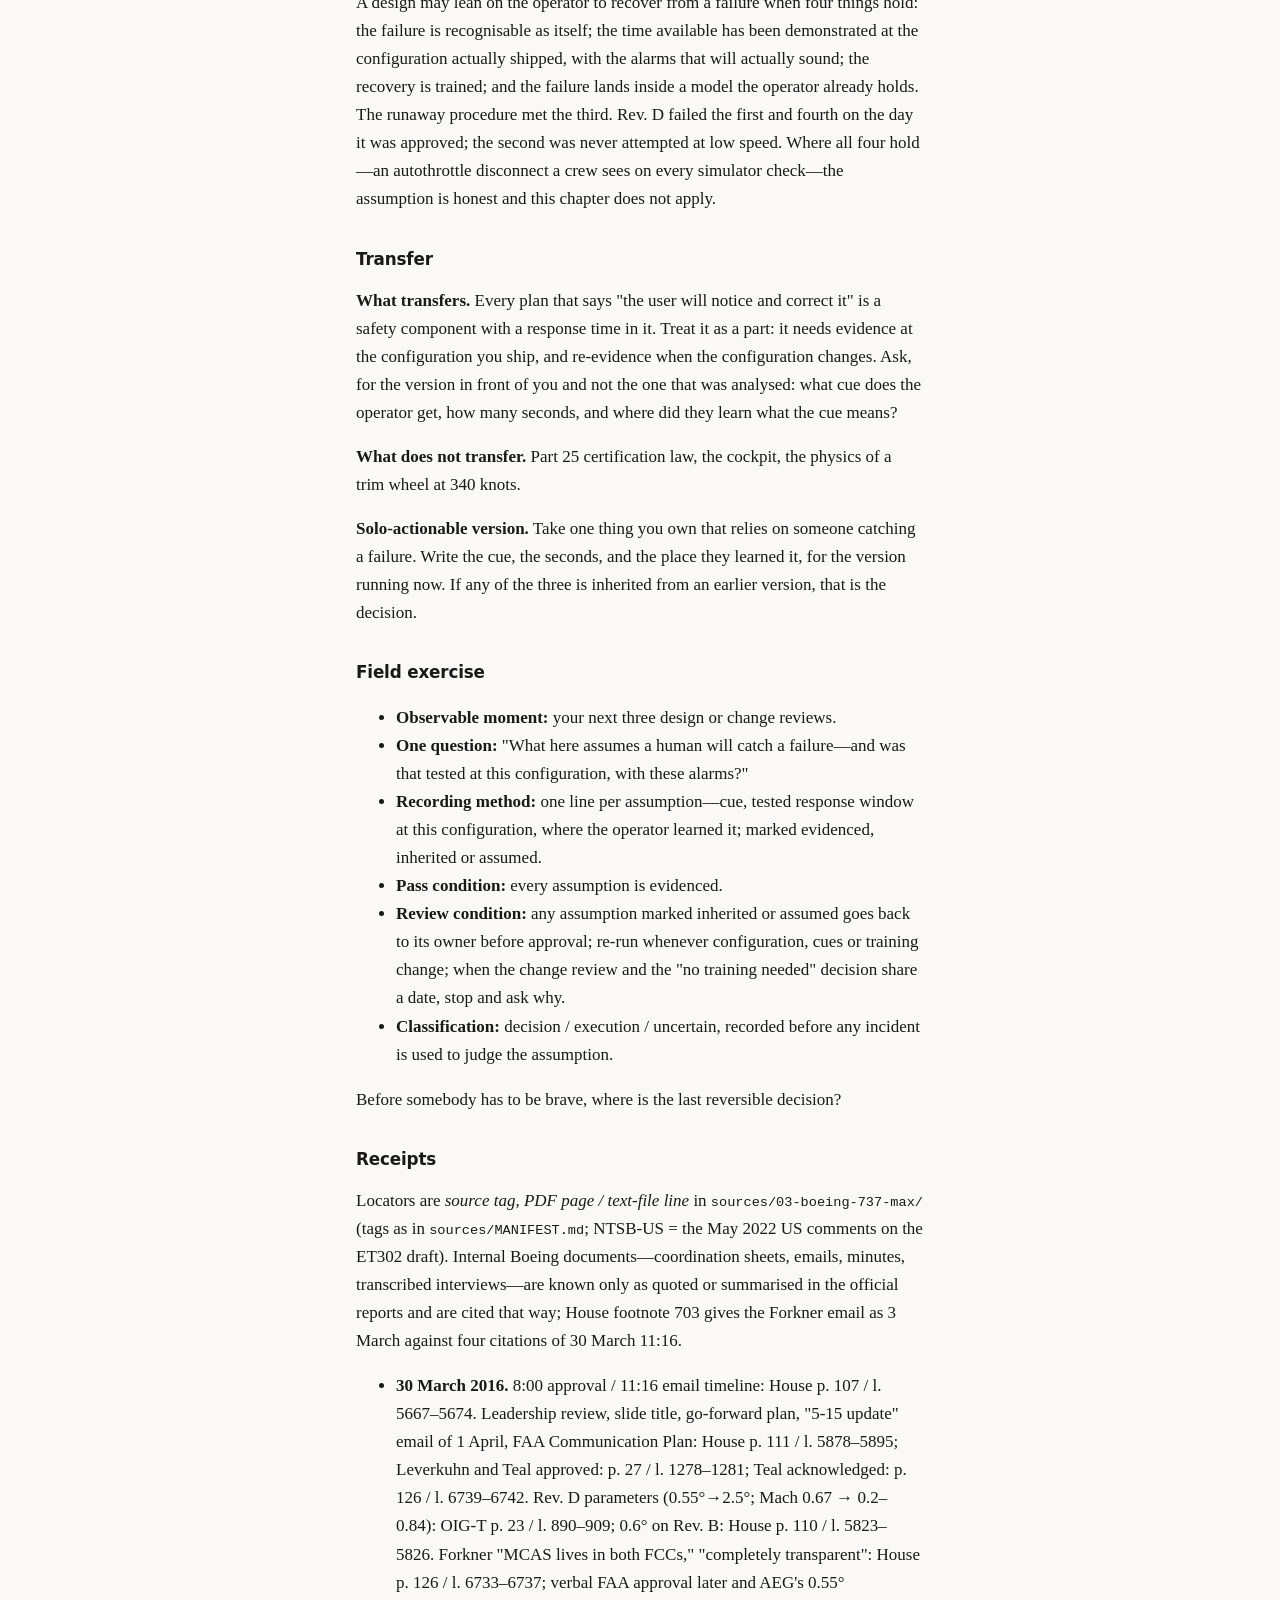
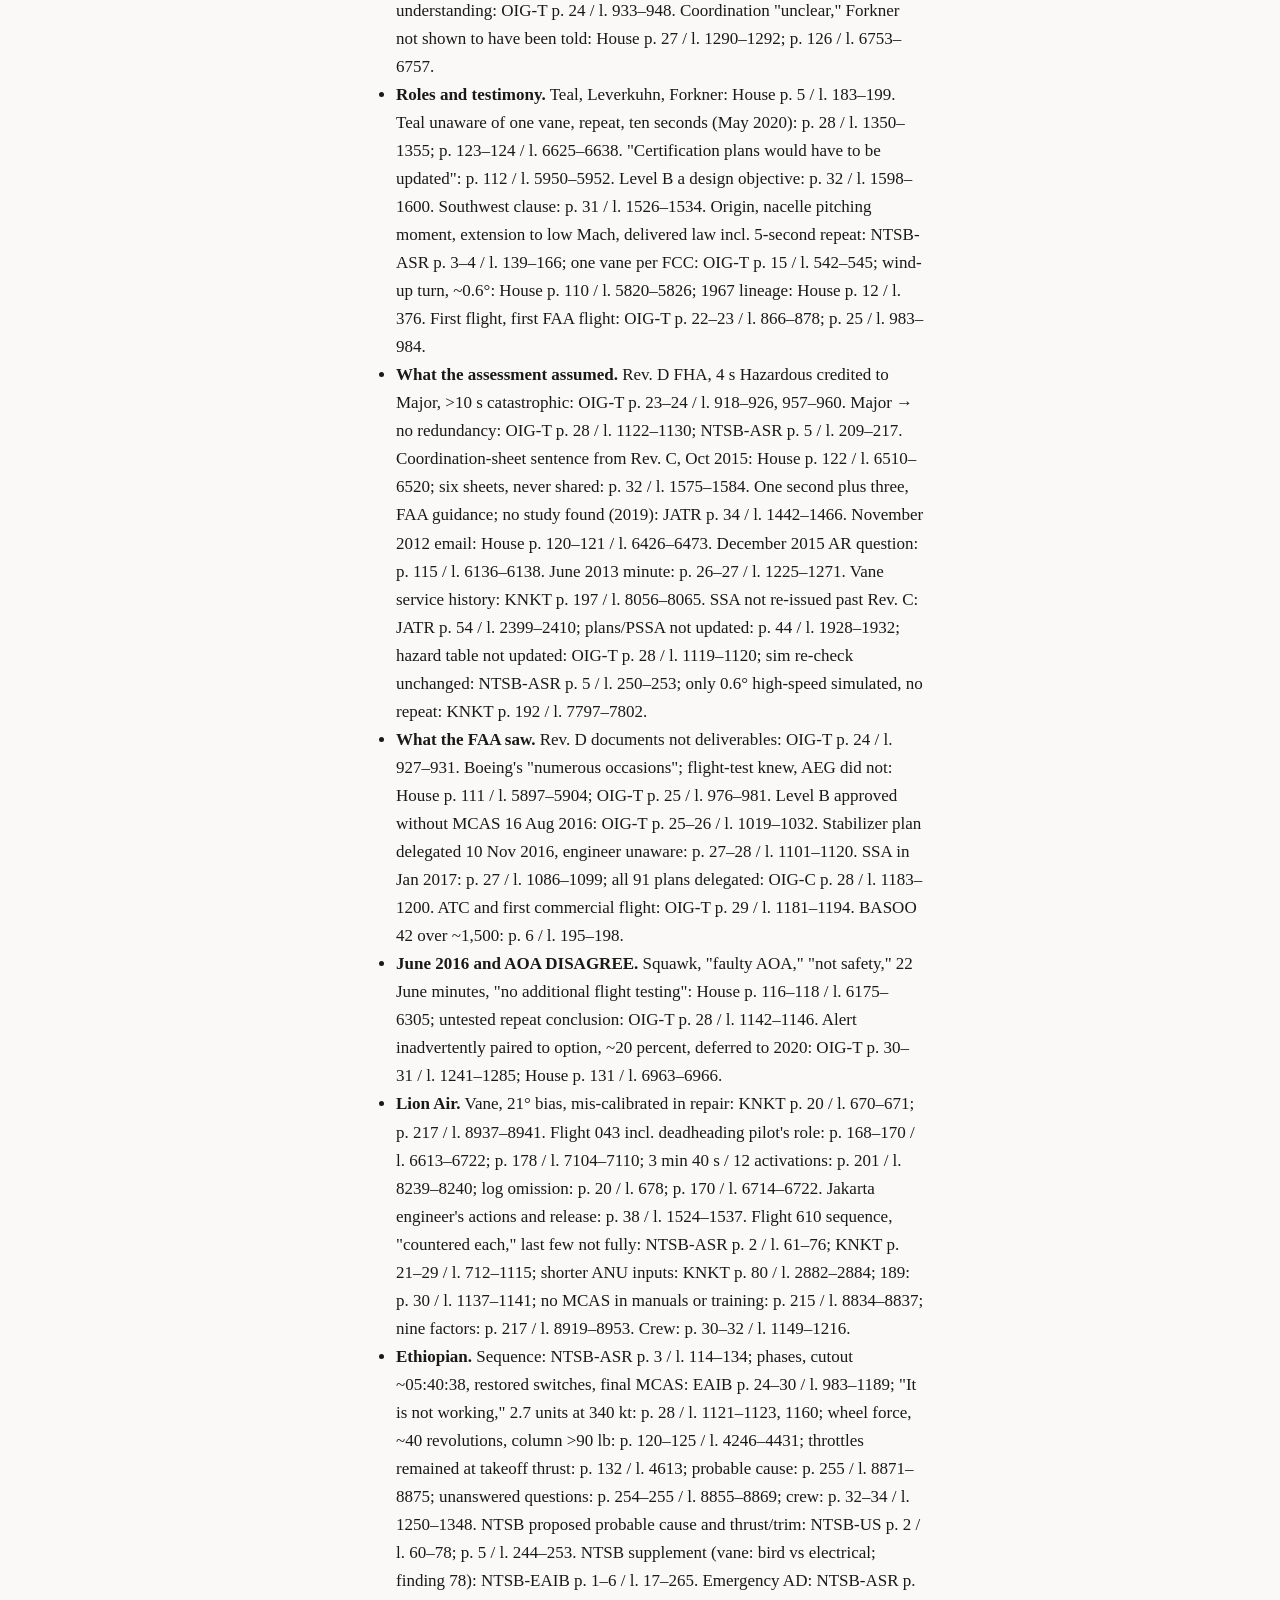
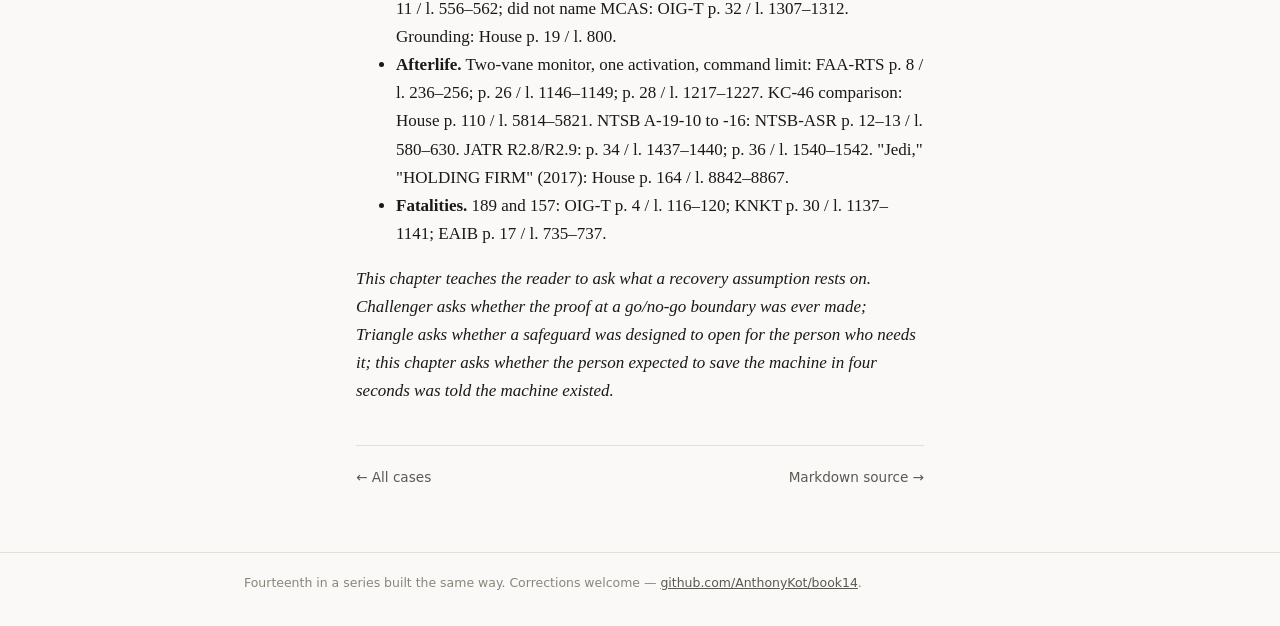
<file: chapters/03-boeing-737-max.full.html>
<!DOCTYPE html>
<html lang="en">
<head>
<meta charset="utf-8">
<meta name="viewport" content="width=device-width, initial-scale=1">
<title>3 · Transparent to the crew — full chapter — Historical Fuck-Ups</title>
<meta name="description" content="Full decision-forcing chapter with evidence ledger, competing diagnoses, counterfactual and receipts.">
<link rel="stylesheet" href="../static/style.css">
<script src="../static/theme.js"></script>
</head>
<body>
<header class="site-header">
  <div class="wrap">
    <a class="brand" href="../index.html">Historical <span>Fuck-Ups</span></a>
    <nav class="site-nav">
      <a href="../index.html">Cases</a>
      <a href="../about.html">Method</a>
      <button class="theme-toggle" type="button">☾ Dark</button>
    </nav>
  </div>
</header>
<main class="wrap full-md">
<p class="kicker">Case 3 · full chapter with receipts</p>
<h1>Transparent to the crew</h1>
<p><em>Boeing 737 MAX program · Everett and Seattle · 2016–2019 · Decision-forcing case</em></p>
<p>On Wednesday, 30 March 2016, at eight in the morning, in a conference room at Boeing's Everett plant, the stability-and-control group briefs the leadership of the 737 MAX program. The slides are titled "737 MAX / Stall Characteristics – Mitigation." Two months into flight test the airplane is not stalling cleanly with the flaps up at low speed; the mitigation is an update to the control law of an existing function, not a change to the airframe. The general manager approves it. The chief project engineer approves it too.</p>
<p>At 11:16 the same morning the program's chief technical pilot emails the FAA's Aircraft Evaluation Group. Subject: "MCAS lives in both FCCs." He asks to delete the function from the Flight Crew Operations Manual and the differences tables, because it is "completely transparent to the flight crew and only operates WAY outside of the normal operating envelope." The FAA will agree, verbally, at a later meeting.</p>
<p>Nothing has gone wrong. The airplane has a fix for its stall demonstrations, and the pilots who fly it need not know why.</p>
<h2 id="the-hand-you-are-dealt">The hand you are dealt</h2>
<p><strong>You are Michael Teal</strong>, Vice President and Chief Project Engineer of the 737 MAX since 2011. Keith Leverkuhn runs the program; you own the engineering.</p>
<p>The MAX is a re-engined 737: larger LEAP engines hung further forward and higher on an airframe whose ground clearance dates from 1967. The new nacelles produce a nose-up pitching moment at high angle of attack, so column force stops building the way Part 25 requires. The answer was the Maneuvering Characteristics Augmentation System, an extension of speed trim that, past an angle-of-attack threshold with flaps up, runs the stabilizer nose-down. As designed it lived where a certification test pilot pulls a wind-up turn—high Mach, high g—and could move the stabilizer about six tenths of a degree.</p>
<ul>
<li><strong>Objective:</strong> certify the MAX in March 2017 as the same type as the NG, with computer-based differences training and no simulator—Level B.</li>
<li><strong>Clock:</strong> the week of 30 March 2016, two months after first flight; FAA test pilots fly the airplane for the first time in April.</li>
<li><strong>Primary resource:</strong> commonality—the schedule and training hours you spend, or do not, to keep the MAX "the same airplane."</li>
<li><strong>Authority:</strong> your engineering approval, and what you condition it on. Certification plans, the AEG's training decision and the manual belong to other chains, but they answer to what engineering says the airplane is.</li>
<li><strong>Constraint:</strong> without MCAS the airplane does not meet the stall rules; the flight-test window is open now.</li>
</ul>
<h2 id="evidence-ledger">Evidence ledger</h2>
<p><strong>In the room.</strong> The briefing: the airplane fails flaps-up stall characteristics at low speed; the mitigation is an update to the MCAS control law; a go-forward plan with an "FAA Communication Plan"—Boeing and FAA pilots to fly the revised software in the simulator in June and in the air in July. What else was on the table, the record does not say.</p>
<p><strong>In the building—your program's records, dated on or before today.</strong> Coordination Sheet Rev. D, dated today, as the Inspector General later summarises it: activation, which used to require Mach 0.67 or more and elevated g, now runs from Mach 0.2 to 0.84; the maximum stabilizer command per activation rises from 0.55° (the FAA's figure) or about 0.6° (the sheet's) to 2.5°. As built, the function reads one angle-of-attack vane at a time, and the version that flies will command again five seconds after the crew trims against it. Rev. D carries a functional hazard assessment: uncommanded MCAS is assumed to be recognised as a runaway stabilizer, a memory-item procedure every 737 pilot has; a "typical" reaction of about four seconds—FAA guidance: one to recognise, three to react—makes it Hazardous, and a statistical credit for how rarely a flight is outside normal parameters brings it to Major, which requires no redundancy. The same sheet, since October 2015, has said: "A slow reaction time scenario (&gt;10 seconds) found the failure to be catastrophic due to the inability to arrest the airplane overspeed." Behind that sentence, a November 2012 simulator note: one Boeing pilot reached the cutout switches in about four seconds, the other took more than ten, and the engineer asked whether "we should step up to catastrophic." A December 2015 email from an engineer who is also an FAA-authorized representative: "Are we vulnerable to single AOA sensor failures with the MCAS implementation or is there some checking that occurs?" Whether any of this has reached you, the record does not show; you could call for all of it this week.</p>
<p><strong>Reasonably inferable.</strong> For approving as presented: the FAA's guidance sets the reaction time; the runaway procedure exists; the class is Major and the vane's service record runs to hundreds of millions of hours. Against it: a function that once fired only where no line pilot goes by accident will now fire wherever a vane reads high, and the crews who must catch it in four seconds are, this morning, the subject of a request that they not be told it exists.</p>
<p><strong>Possible.</strong> That the AEG, told what "transparent" now covers, would ask for a simulator; that a fresh look would leave the class where it is.</p>
<p><strong>Unknown.</strong> How often a vane fails high in service, and what else lights up in the cockpit when it does; whether a line crew reads shaker, speed disagree and turning wheel as one problem or three.</p>
<p><strong>Unknowable.</strong> How the first crew to meet it will read it.</p>
<h2 id="the-decision">The decision</h2>
<p>Your signature is the act; three ways to give or withhold it are within your authority this week.</p>
<p><strong>A. Approve the aerodynamic fix; condition it.</strong> Sign the mitigation, and require the safety assessment re-issued for the airplane you will actually ship—low-speed table, 2.5°, one vane, repeat logic, the flight-deck effects of a vane failing high—and the owners of the certification plans, the AEG relationship and the manual to resolve what follows before the function is called transparent. Cost: weeks in a schedule counted in days, and a real risk to Level B.</p>
<p><strong>B. Send it back.</strong> Ask for a configuration that does not rest on one vane or on the speed of the crew's response: two-sensor comparison, one activation per event, authority the column can always hold—the shape the same function has on the KC-46 tanker. The record gives no cost; a new control law qualified in flight test a year from certification is not weeks.</p>
<p><strong>C. Approve as presented.</strong> The high-speed case was analysed and remains the critical one; the crew procedure exists; the class is Major. This is what the record shows the program did.</p>
<p>Commit. Then name one observation that would change your answer. If nothing would—if "the crew will catch it" is true by definition—you hold a doctrine, not a decision.</p>
<h2 id="what-happened">What happened</h2>
<p>Boeing approved as presented. The hazard classes were re-checked in the motion simulator after the change and did not move; but full authority was simulated only to the 0.6° high-speed limit, never to 2.5° at low speed, and repeated activation was not simulated—engineers and pilots "deemed" it no worse than one, in a June 2016 meeting email that never entered the certification record. The safety assessment stayed at Rev. C; the certification plans were not updated; Rev. D's coordination documents were not deliverables and never reached FAA certification engineers.</p>
<p>In August 2016 the FAA approved Level B differences training with nothing on MCAS; in November it delegated the stabilizer certification plan to Boeing's own designees on an FAA engineer's recommendation. The type certificate followed in March 2017.</p>
<p><strong>Lion Air.</strong> On 28 October 2018 a replacement left vane, mis-calibrated by about 21° in repair, was fitted to PK-LQP in Denpasar. On the evening flight to Jakarta the stick shaker ran from rotation for 96 minutes. The captain gave the airplane to the first officer, ran the airspeed-unreliable memory items and—when the trim kept running nose-down—treated it as a runaway stabilizer and cut the switches. Three minutes forty seconds; twelve activations. They landed on manual trim. The log mentioned speed and altitude disagreements; not the shaker, the procedure or the cutout.</p>
<p>Next morning flight 610 lifted off with the same vane. Stick shaker at rotation. When the flaps came up the stabilizer ran nose-down for ten seconds; the crew trimmed against it; five seconds later it ran again. Over six minutes it ran more than twenty times and the crew countered each until the last few, while the first officer searched for a checklist that fit. At 23:30:48 UTC the captain handed over; the first officer's trim inputs were shorter than the nose-down runs. The recorder stopped at 23:31:54 with MCAS running. 189 people. On 7 November the FAA's emergency directive expanded the runaway-stabilizer procedure for erroneous AOA; neither it nor Boeing's bulletin named MCAS.</p>
<p><strong>Ethiopian.</strong> On 10 March 2019 the left vane of ET-AVJ went to 74.5° seconds after liftoff from Addis Ababa—the Ethiopian bureau says an electrical fault, the NTSB says a bird. Stick shaker; speed disagree; then, flaps up, nine seconds of nose-down trim. The captain trimmed back, partly; five seconds later it ran again; the crew used the cutout. Out of trim at high speed with the electric trim dead, the first officer could not turn the manual wheel—about 2.5° of mistrim at 340 knots, some forty revolutions—while the captain held column forces calculated above 90 pounds. Thirty-two seconds before impact the switches were back on; five seconds later MCAS ran again. 157 people. This crew had the emergency procedure. The NTSB, dissenting, asked that the probable cause add "the flight crew's inadequate use of manual electric trim and management of thrust": the throttles stayed at takeoff power, and electric nose-up trim before the cutout was minimal.</p>
<p>The FAA grounded the fleet on 13 March 2019. It returned in November 2020 with MCAS reading both vanes, firing once per event, and limited so the column alone can hold level flight.</p>
<h2 id="the-people-who-inherited-it">The people who inherited it</h2>
<p>The FAA Aircraft Evaluation Group representative who said yes to "transparent" believing MCAS was still a 0.55° high-speed function; the FAA engineer who recommended delegating the stabilizer plan while "not aware of the increased MCAS range from 0.55 degrees to 2.5 degrees." Each held a document describing an airplane no longer being built.</p>
<p>The Lion Air 043 captain, who used the third pilot to watch the path and the radio while he and the first officer worked the problem, then wrote up the disagreements and not the shaker or the cutout. The Jakarta engineer who read that log, flushed the pitot-static system, cleaned a connector, and released the airplane. The 610 crew, both with over five thousand hours—trained on a differences course without the system, in an airplane whose AOA DISAGREE alert was tied to an optional display they did not have—a defect Boeing had found in 2017 and deferred to 2020. Twenty times their choice was to trim against it; the choice they could not make was to name it.</p>
<p>The Ethiopian 302 captain, 8,122 hours but 103 on the MAX; the first officer, 361 hours in total, five weeks into line flying. They had the procedure and ran it; then, with the wheel not moving, the captain put the switches back—against the directive, as the Ethiopian bureau notes, and as far as the record shows because the force was beyond what two men could hold. The bureau says the wheel could not be turned; the NTSB says thrust and electric trim, used as the procedure assumed, would have kept the forces manageable.</p>
<h2 id="reconstruction">Reconstruction</h2>
<p>The decision of 30 March 2016 was not to build a dangerous system. It was to change what a system could do without changing what anyone had said about it—and, the same day, to ask that the crew not be told. Three documents held the airplane's story: the coordination sheet, with the new envelope and the ten-second sentence; the safety assessment, with the old envelope and the four-second assumption; the manual, soon with nothing. Each was coherent. They stopped describing the same airplane the day the approval and the email coincided—coordinated or not, the House could not say; it found no evidence the technical pilot had been told of the redesign.</p>
<p>Teal told committee staff in 2020 that when he approved the redesign he did not know MCAS ran on one vane, could fire repeatedly, or that the ten-second result existed. That is later testimony, not a 2016 document. Take it at face value and the case is worse, not better: three facts in the program's own files never reached the signature, and the signature did not ask.</p>
<p>Boeing told the committee it had informed the FAA "on numerous occasions" that MCAS's range had expanded; the Inspector General found that FAA flight-test personnel knew while the AEG and the certification engineers did not. Both can be true: the new envelope reached the part of the FAA that flies airplanes, never the part that decides what pilots are taught. And the four seconds: the Joint Authorities Technical Review found no study behind them. Three flights, three responses, none the assumed one.</p>
<p>Why this day? November 2012 produced a data point but no gate; June 2013 fixed the language for a 0.6° high-speed function. On 30 March 2016 the wider authority, the old recovery assumption and an identifiable approval met, a year before certification, everything still reversible.</p>
<h2 id="competing-diagnoses">Competing diagnoses</h2>
<ol type="1">
<li><strong>The assessment that was not re-opened</strong>—this chapter's pivot. The function changed; the safety case, the certification plans and the manual did not; the FAA never got the sheet with the ten-second sentence.</li>
<li><strong>Single-sensor architecture, regardless of paperwork.</strong> An updated assessment might have re-affirmed Major; Boeing's simulator re-check did. What killed was one vane driving repeated full-authority trim. The return-to-service fix is this diagnosis made law.</li>
<li><strong>Certification governance.</strong> 91 of 91 plans delegated to Boeing's own designees; 42 FAA overseers for some 1,500 of them; an AEG that decided training on an email and a verbal yes. On this account 30 March was a symptom; the failure is the delegation regime.</li>
<li><strong>Execution in service.</strong> A mis-calibrated vane, an installation test that may not have been done, a log entry that left out the shaker; on 302, throttles at takeoff thrust and an airplane past 340 knots. KNKT lists the first three among nine unranked factors; the NTSB's dissent makes the last a cause, not a footnote.</li>
<li><strong>The training clause.</strong> A million dollars an airplane; in 2017, "HOLDING FIRM THAT THERE WILL NOT BE ANY TYPE OF SIMULATOR TRAINING" and "jedi mind tricked this fools." Documented; not in the room on 30 March.</li>
</ol>
<h2 id="counterfactual-the-same-airplane-and-a-crew-that-has-been-told">Counterfactual: the same airplane, and a crew that has been told</h2>
<p>Keep hardware and software exactly as certified. Put MCAS back in the FCOM and the differences course, and give every crew one simulator session with a runaway that starts with a stick shaker at rotation. What changes?</p>
<p>The record bounds it from both ends without closing it. Flight 043 recovered <em>without</em> the name, with a third pilot and three minutes forty seconds; the assumption was four. Flight 302 had the emergency procedure—not the name; the directive did not use it—cut the switches, and did not recover; the bureau says the wheel could not then be turned at 340 knots, the NTSB says electric trim and thrust management would have kept the airplane controllable. Disclosure alone was not sufficient on 302; disclosure with a representative simulator session was never tested; whether it changes either accident in kind or only in degree the record cannot settle. What it settles: in all three the function fired repeatedly from one vane, and a page in a manual restores neither margin.</p>
<h2 id="judgement">Judgement</h2>
<p>Course A was available on 30 March 2016 at the price of schedule and a risk to Level B—the course the chief project engineer later called ordinary—"the certification plans would have to be updated." Course C was chosen. It accepted a materially changed recovery assumption without evidence at the configuration to be shipped, and let the regulator be asked, the same day, to make the function invisible on a description that had stopped being true. Confidence: high that the safety case should have been re-issued and the AEG briefed on the new airplane; moderate that re-issuing it would have moved the class, because Boeing's own re-check said no; no claim that A alone would have saved either flight. What A buys is the question, asked at the right configuration with the right alarms, on a record the regulator can see.</p>
<h2 id="how-the-story-was-remembered">How the story was remembered</h2>
<p>As greed with a countdown clock, or as foreign pilots who could not fly. The record supports neither alone: an engineering authority who signed a redesign without three facts in his own program's files; a regulator whose flying arm and training arm did not talk; two cockpits different in almost every particular except the function nobody had named. The Ethiopian and American investigators still disagree in print about the vane and the crew; the KNKT names nine factors and refuses to rank them.</p>
<h2 id="where-this-stops-being-true">Where this stops being true</h2>
<p>A design may lean on the operator to recover from a failure when four things hold: the failure is recognisable as itself; the time available has been demonstrated at the configuration actually shipped, with the alarms that will actually sound; the recovery is trained; and the failure lands inside a model the operator already holds. The runaway procedure met the third. Rev. D failed the first and fourth on the day it was approved; the second was never attempted at low speed. Where all four hold—an autothrottle disconnect a crew sees on every simulator check—the assumption is honest and this chapter does not apply.</p>
<h2 id="transfer">Transfer</h2>
<p><strong>What transfers.</strong> Every plan that says "the user will notice and correct it" is a safety component with a response time in it. Treat it as a part: it needs evidence at the configuration you ship, and re-evidence when the configuration changes. Ask, for the version in front of you and not the one that was analysed: what cue does the operator get, how many seconds, and where did they learn what the cue means?</p>
<p><strong>What does not transfer.</strong> Part 25 certification law, the cockpit, the physics of a trim wheel at 340 knots.</p>
<p><strong>Solo-actionable version.</strong> Take one thing you own that relies on someone catching a failure. Write the cue, the seconds, and the place they learned it, for the version running now. If any of the three is inherited from an earlier version, that is the decision.</p>
<h2 id="field-exercise">Field exercise</h2>
<ul>
<li><strong>Observable moment:</strong> your next three design or change reviews.</li>
<li><strong>One question:</strong> "What here assumes a human will catch a failure—and was that tested at this configuration, with these alarms?"</li>
<li><strong>Recording method:</strong> one line per assumption—cue, tested response window at this configuration, where the operator learned it; marked evidenced, inherited or assumed.</li>
<li><strong>Pass condition:</strong> every assumption is evidenced.</li>
<li><strong>Review condition:</strong> any assumption marked inherited or assumed goes back to its owner before approval; re-run whenever configuration, cues or training change; when the change review and the "no training needed" decision share a date, stop and ask why.</li>
<li><strong>Classification:</strong> decision / execution / uncertain, recorded before any incident is used to judge the assumption.</li>
</ul>
<p>Before somebody has to be brave, where is the last reversible decision?</p>
<h2 id="receipts">Receipts</h2>
<p>Locators are <em>source tag, PDF page / text-file line</em> in <code>sources/03-boeing-737-max/</code> (tags as in <code>sources/MANIFEST.md</code>; NTSB-US = the May 2022 US comments on the ET302 draft). Internal Boeing documents—coordination sheets, emails, minutes, transcribed interviews—are known only as quoted or summarised in the official reports and are cited that way; House footnote 703 gives the Forkner email as 3 March against four citations of 30 March 11:16.</p>
<ul>
<li><strong>30 March 2016.</strong> 8:00 approval / 11:16 email timeline: House p. 107 / l. 5667–5674. Leadership review, slide title, go-forward plan, "5-15 update" email of 1 April, FAA Communication Plan: House p. 111 / l. 5878–5895; Leverkuhn and Teal approved: p. 27 / l. 1278–1281; Teal acknowledged: p. 126 / l. 6739–6742. Rev. D parameters (0.55°→2.5°; Mach 0.67 → 0.2–0.84): OIG-T p. 23 / l. 890–909; 0.6° on Rev. B: House p. 110 / l. 5823–5826. Forkner "MCAS lives in both FCCs," "completely transparent": House p. 126 / l. 6733–6737; verbal FAA approval later and AEG's 0.55° understanding: OIG-T p. 24 / l. 933–948. Coordination "unclear," Forkner not shown to have been told: House p. 27 / l. 1290–1292; p. 126 / l. 6753–6757.</li>
<li><strong>Roles and testimony.</strong> Teal, Leverkuhn, Forkner: House p. 5 / l. 183–199. Teal unaware of one vane, repeat, ten seconds (May 2020): p. 28 / l. 1350–1355; p. 123–124 / l. 6625–6638. "Certification plans would have to be updated": p. 112 / l. 5950–5952. Level B a design objective: p. 32 / l. 1598–1600. Southwest clause: p. 31 / l. 1526–1534. Origin, nacelle pitching moment, extension to low Mach, delivered law incl. 5-second repeat: NTSB-ASR p. 3–4 / l. 139–166; one vane per FCC: OIG-T p. 15 / l. 542–545; wind-up turn, ~0.6°: House p. 110 / l. 5820–5826; 1967 lineage: House p. 12 / l. 376. First flight, first FAA flight: OIG-T p. 22–23 / l. 866–878; p. 25 / l. 983–984.</li>
<li><strong>What the assessment assumed.</strong> Rev. D FHA, 4 s Hazardous credited to Major, &gt;10 s catastrophic: OIG-T p. 23–24 / l. 918–926, 957–960. Major → no redundancy: OIG-T p. 28 / l. 1122–1130; NTSB-ASR p. 5 / l. 209–217. Coordination-sheet sentence from Rev. C, Oct 2015: House p. 122 / l. 6510–6520; six sheets, never shared: p. 32 / l. 1575–1584. One second plus three, FAA guidance; no study found (2019): JATR p. 34 / l. 1442–1466. November 2012 email: House p. 120–121 / l. 6426–6473. December 2015 AR question: p. 115 / l. 6136–6138. June 2013 minute: p. 26–27 / l. 1225–1271. Vane service history: KNKT p. 197 / l. 8056–8065. SSA not re-issued past Rev. C: JATR p. 54 / l. 2399–2410; plans/PSSA not updated: p. 44 / l. 1928–1932; hazard table not updated: OIG-T p. 28 / l. 1119–1120; sim re-check unchanged: NTSB-ASR p. 5 / l. 250–253; only 0.6° high-speed simulated, no repeat: KNKT p. 192 / l. 7797–7802.</li>
<li><strong>What the FAA saw.</strong> Rev. D documents not deliverables: OIG-T p. 24 / l. 927–931. Boeing's "numerous occasions"; flight-test knew, AEG did not: House p. 111 / l. 5897–5904; OIG-T p. 25 / l. 976–981. Level B approved without MCAS 16 Aug 2016: OIG-T p. 25–26 / l. 1019–1032. Stabilizer plan delegated 10 Nov 2016, engineer unaware: p. 27–28 / l. 1101–1120. SSA in Jan 2017: p. 27 / l. 1086–1099; all 91 plans delegated: OIG-C p. 28 / l. 1183–1200. ATC and first commercial flight: OIG-T p. 29 / l. 1181–1194. BASOO 42 over ~1,500: p. 6 / l. 195–198.</li>
<li><strong>June 2016 and AOA DISAGREE.</strong> Squawk, "faulty AOA," "not safety," 22 June minutes, "no additional flight testing": House p. 116–118 / l. 6175–6305; untested repeat conclusion: OIG-T p. 28 / l. 1142–1146. Alert inadvertently paired to option, ~20 percent, deferred to 2020: OIG-T p. 30–31 / l. 1241–1285; House p. 131 / l. 6963–6966.</li>
<li><strong>Lion Air.</strong> Vane, 21° bias, mis-calibrated in repair: KNKT p. 20 / l. 670–671; p. 217 / l. 8937–8941. Flight 043 incl. deadheading pilot's role: p. 168–170 / l. 6613–6722; p. 178 / l. 7104–7110; 3 min 40 s / 12 activations: p. 201 / l. 8239–8240; log omission: p. 20 / l. 678; p. 170 / l. 6714–6722. Jakarta engineer's actions and release: p. 38 / l. 1524–1537. Flight 610 sequence, "countered each," last few not fully: NTSB-ASR p. 2 / l. 61–76; KNKT p. 21–29 / l. 712–1115; shorter ANU inputs: KNKT p. 80 / l. 2882–2884; 189: p. 30 / l. 1137–1141; no MCAS in manuals or training: p. 215 / l. 8834–8837; nine factors: p. 217 / l. 8919–8953. Crew: p. 30–32 / l. 1149–1216.</li>
<li><strong>Ethiopian.</strong> Sequence: NTSB-ASR p. 3 / l. 114–134; phases, cutout ~05:40:38, restored switches, final MCAS: EAIB p. 24–30 / l. 983–1189; "It is not working," 2.7 units at 340 kt: p. 28 / l. 1121–1123, 1160; wheel force, ~40 revolutions, column &gt;90 lb: p. 120–125 / l. 4246–4431; throttles remained at takeoff thrust: p. 132 / l. 4613; probable cause: p. 255 / l. 8871–8875; unanswered questions: p. 254–255 / l. 8855–8869; crew: p. 32–34 / l. 1250–1348. NTSB proposed probable cause and thrust/trim: NTSB-US p. 2 / l. 60–78; p. 5 / l. 244–253. NTSB supplement (vane: bird vs electrical; finding 78): NTSB-EAIB p. 1–6 / l. 17–265. Emergency AD: NTSB-ASR p. 11 / l. 556–562; did not name MCAS: OIG-T p. 32 / l. 1307–1312. Grounding: House p. 19 / l. 800.</li>
<li><strong>Afterlife.</strong> Two-vane monitor, one activation, command limit: FAA-RTS p. 8 / l. 236–256; p. 26 / l. 1146–1149; p. 28 / l. 1217–1227. KC-46 comparison: House p. 110 / l. 5814–5821. NTSB A-19-10 to -16: NTSB-ASR p. 12–13 / l. 580–630. JATR R2.8/R2.9: p. 34 / l. 1437–1440; p. 36 / l. 1540–1542. "Jedi," "HOLDING FIRM" (2017): House p. 164 / l. 8842–8867.</li>
<li><strong>Fatalities.</strong> 189 and 157: OIG-T p. 4 / l. 116–120; KNKT p. 30 / l. 1137–1141; EAIB p. 17 / l. 735–737.</li>
</ul>
<p><em>This chapter teaches the reader to ask what a recovery assumption rests on. Challenger asks whether the proof at a go/no-go boundary was ever made; Triangle asks whether a safeguard was designed to open for the person who needs it; this chapter asks whether the person expected to save the machine in four seconds was told the machine existed.</em></p>
<nav class="chapter-nav">
  <a href="../index.html">← All cases</a>
  <a href="https://github.com/AnthonyKot/book14/blob/main/chapters/03-boeing-737-max.md">Markdown source →</a>
</nav>
</main>
<footer class="site-footer"><div class="wrap"><p>Fourteenth in a series built the same way. Corrections welcome — <a href="https://github.com/AnthonyKot/book14">github.com/AnthonyKot/book14</a>.</p></div></footer>
</body>
</html>
</file>
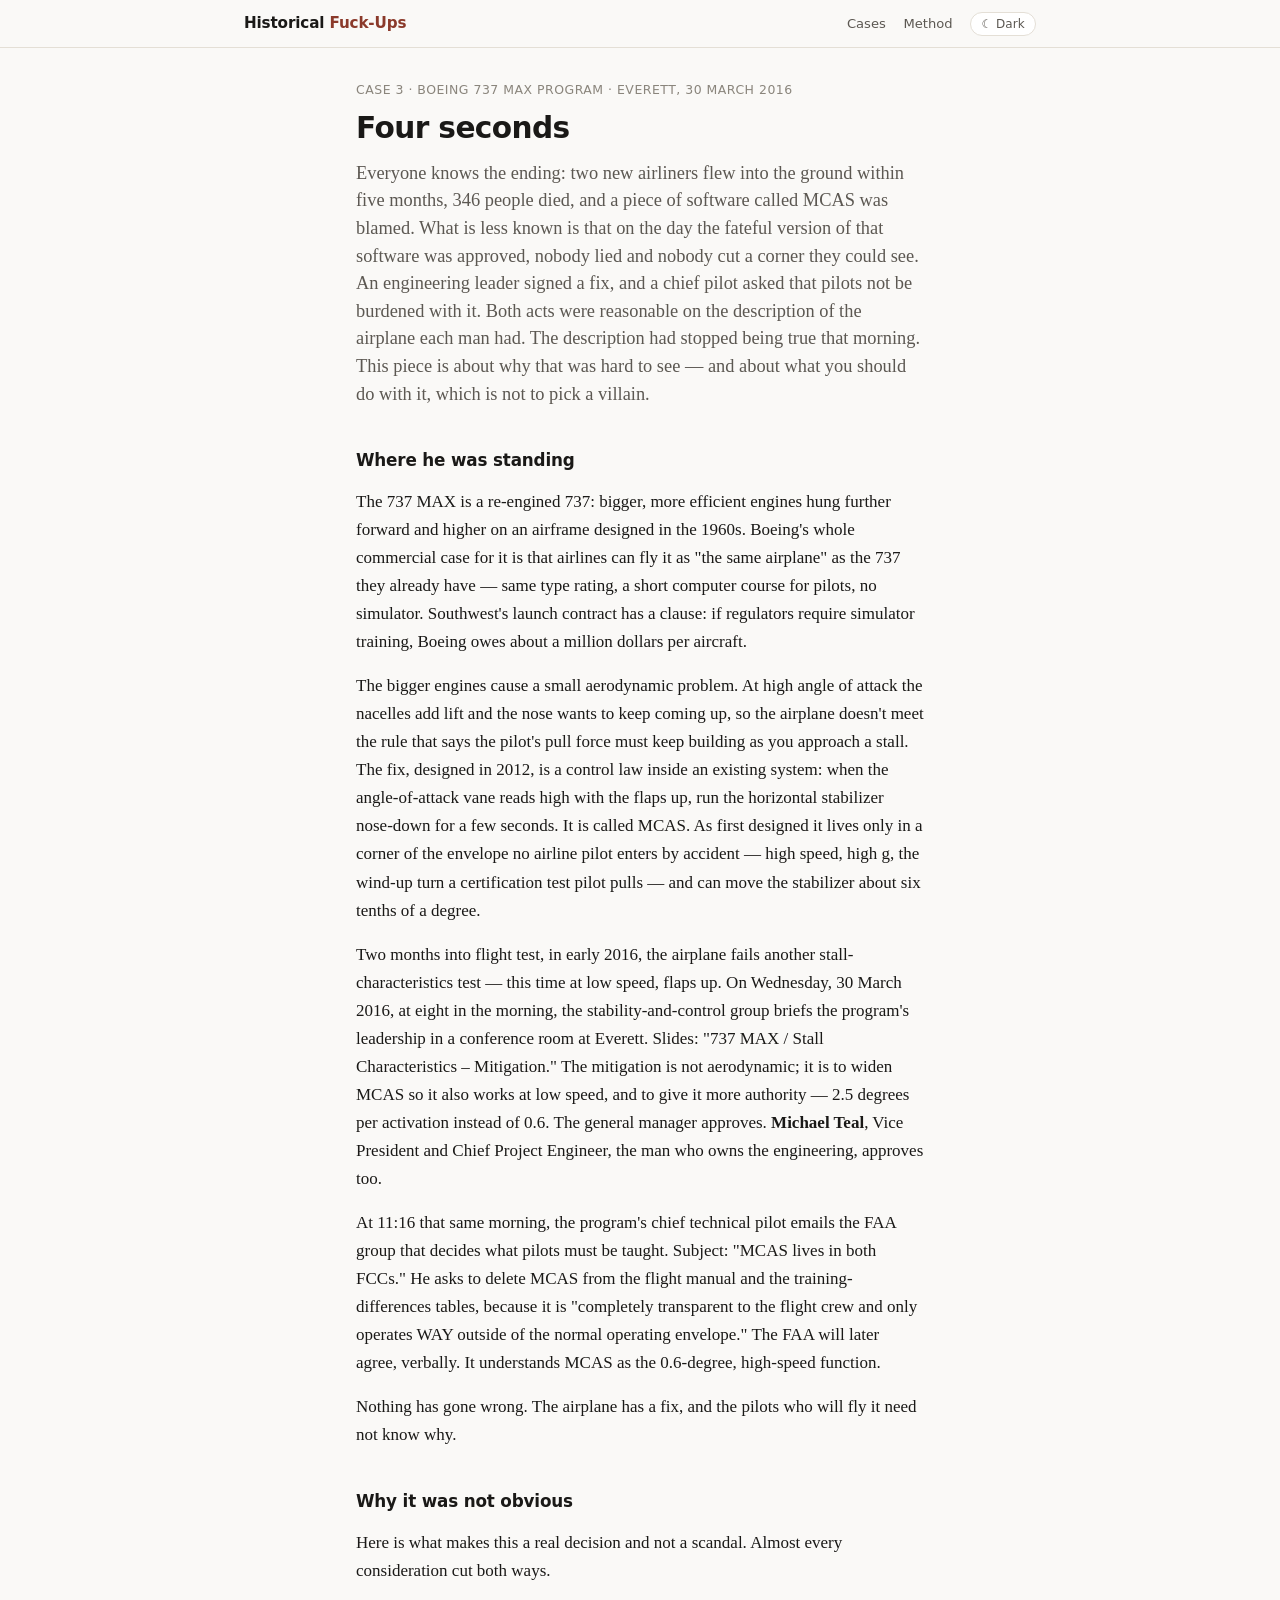
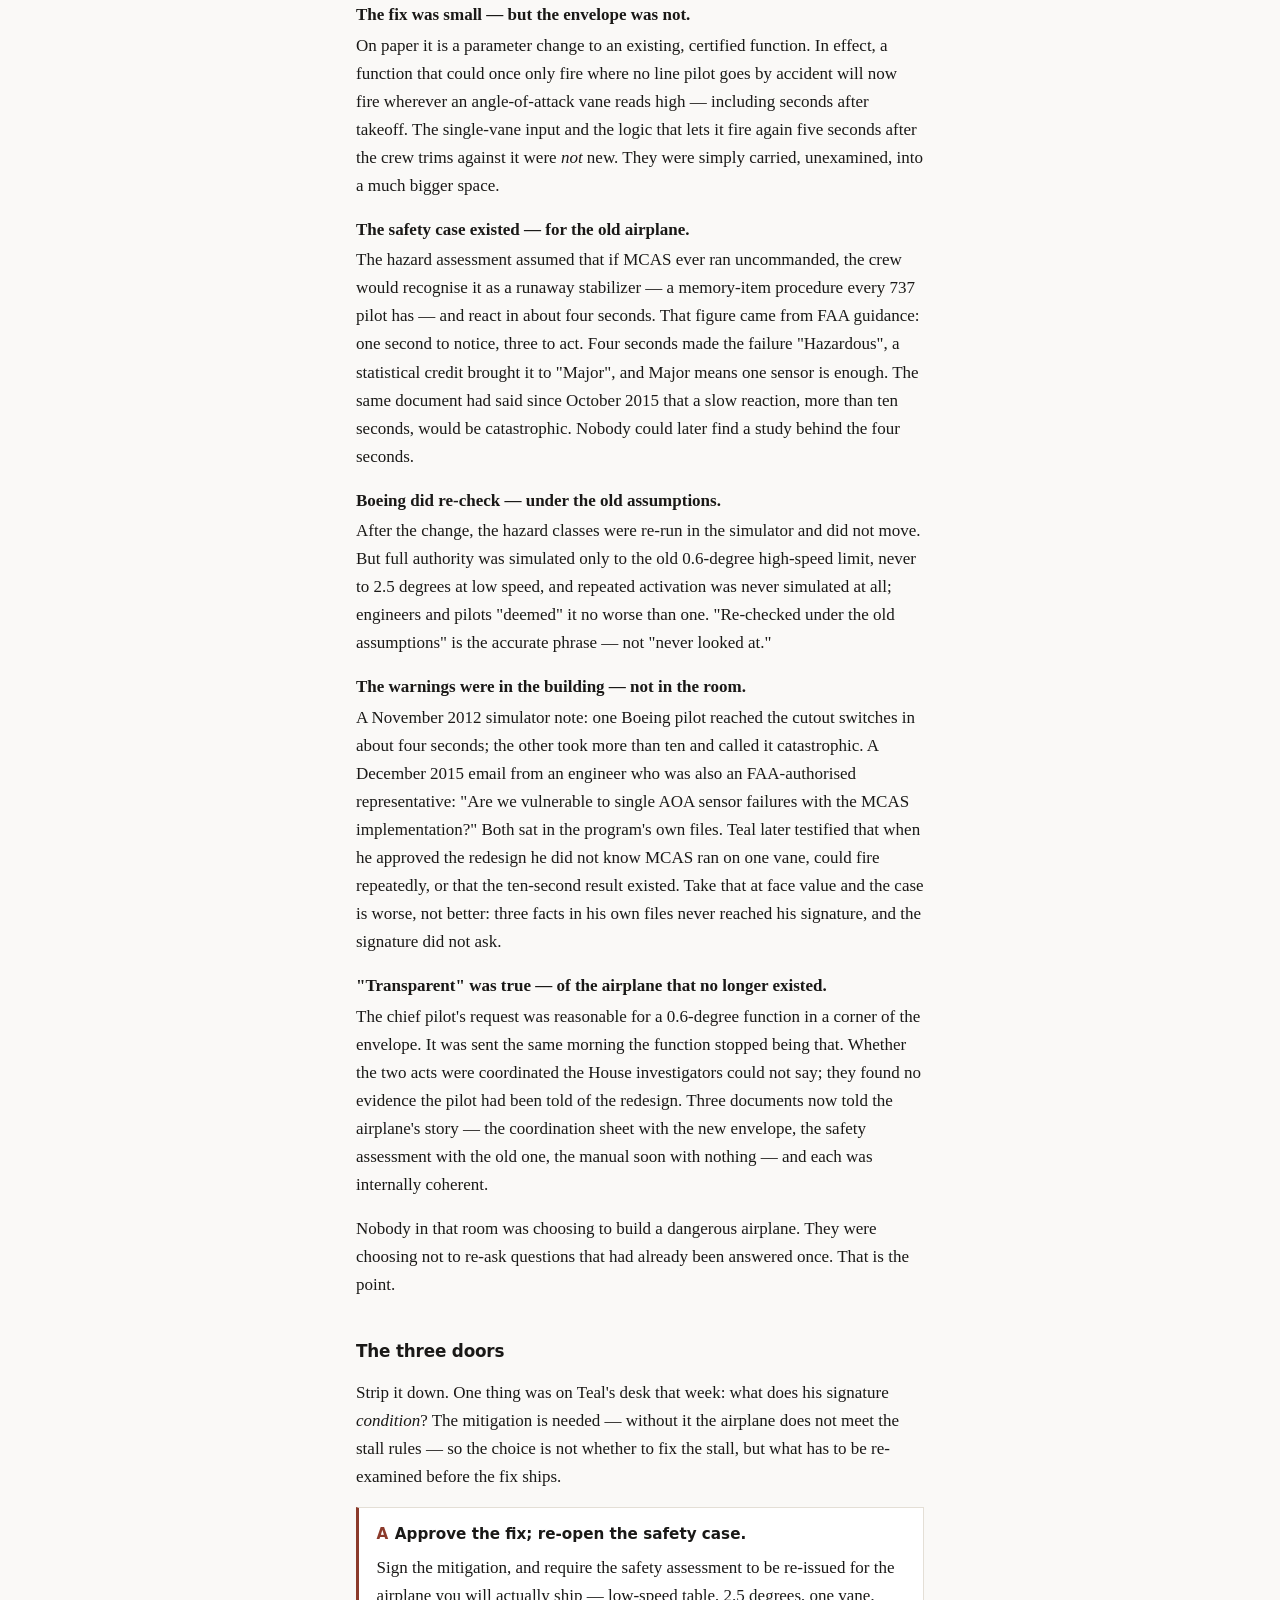
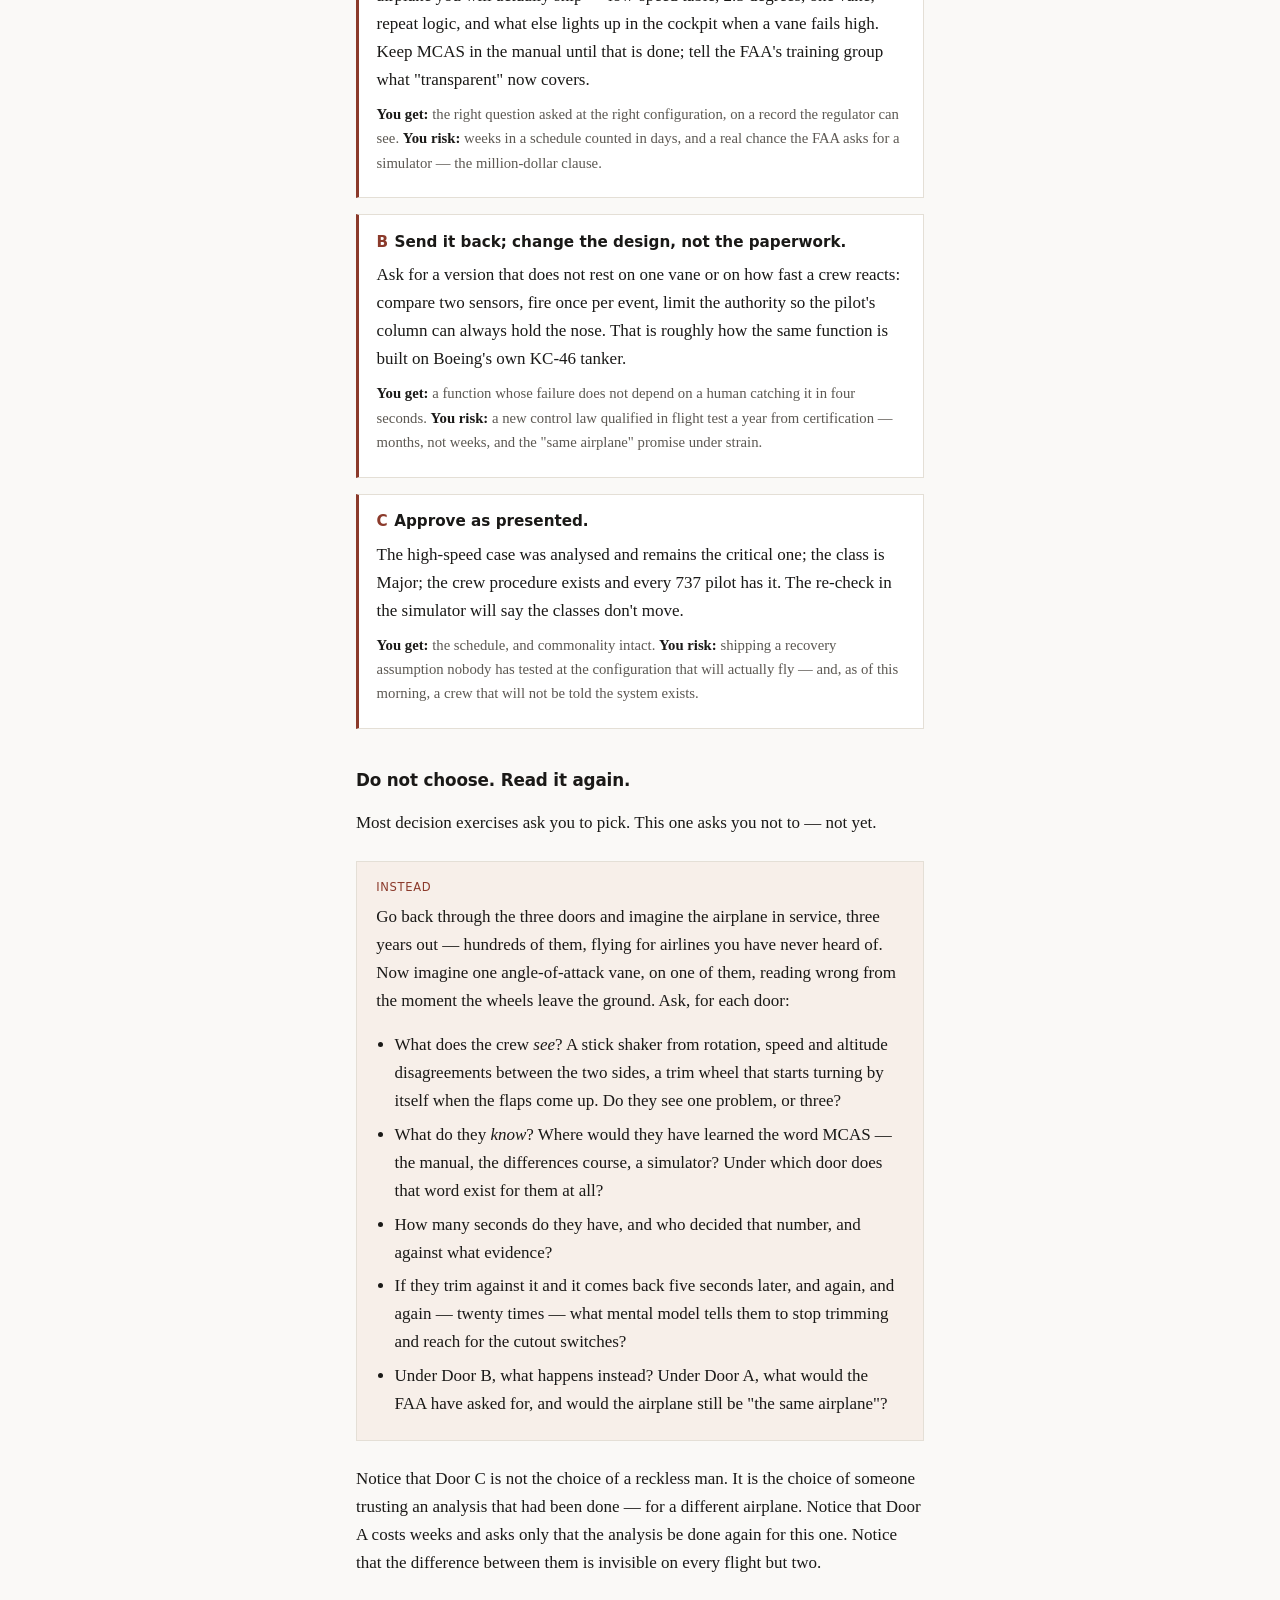
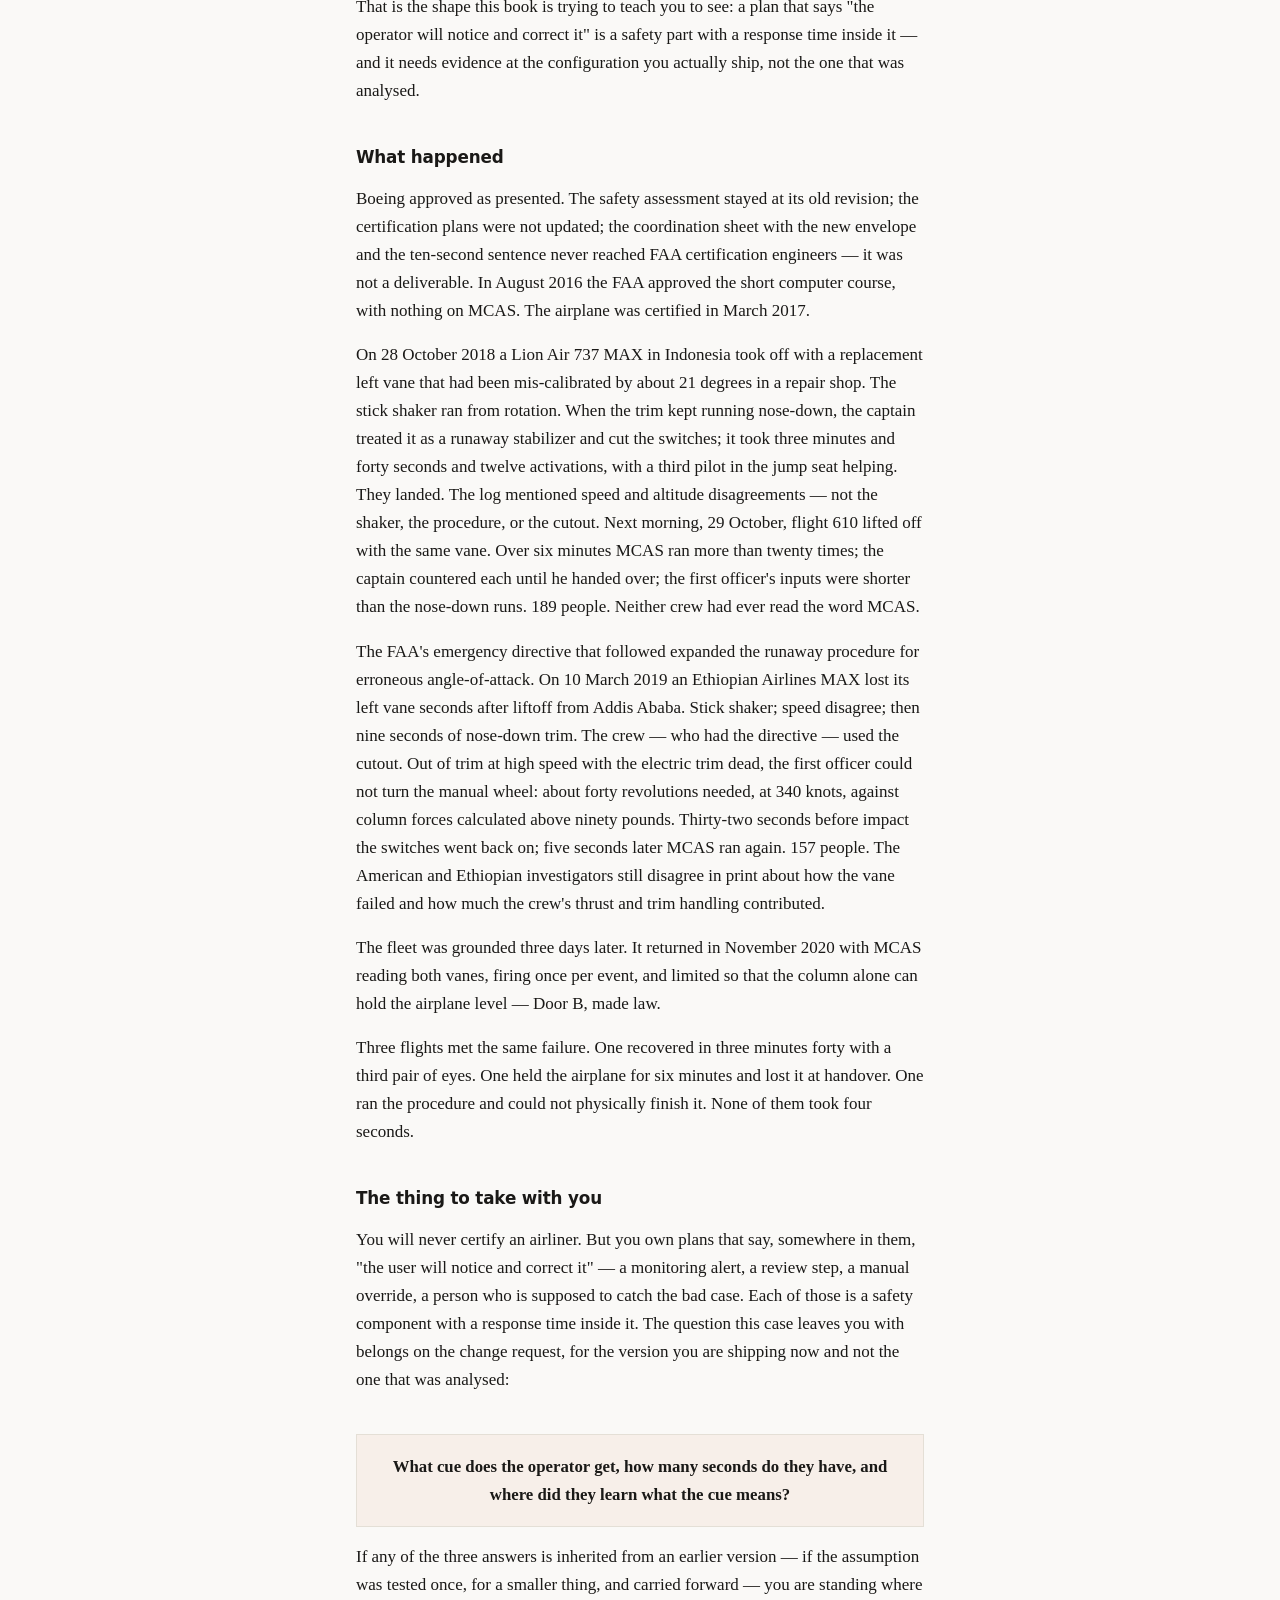
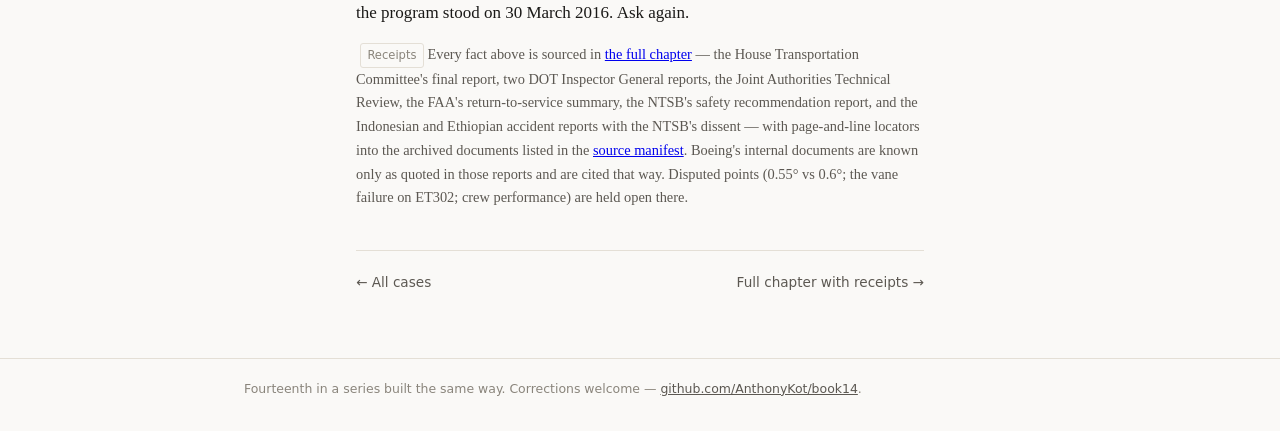
<file: chapters/03-boeing-737-max.html>
<!DOCTYPE html>
<html lang="en">
<head>
<meta charset="utf-8">
<meta name="viewport" content="width=device-width, initial-scale=1">
<title>3 · Four seconds — Historical Fuck-Ups</title>
<meta name="description" content="Everett, 30 March 2016. A software fix for a stall problem is approved, and the same morning the regulator is asked to leave it out of the pilots' manual because it is 'transparent to the crew'. Nothing was hidden; several things were simply not re-asked. Why the decision was not obvious, three doors, and an invitation to think about a cockpit three years out.">
<link rel="stylesheet" href="../static/style.css">
<script src="../static/theme.js"></script>
</head>
<body>
<header class="site-header">
  <div class="wrap">
    <a class="brand" href="../index.html">Historical <span>Fuck-Ups</span></a>
    <nav class="site-nav">
      <a href="../index.html">Cases</a>
      <a href="../about.html">Method</a>
      <button class="theme-toggle" type="button">☾ Dark</button>
    </nav>
  </div>
</header>
<main class="wrap">

<p class="kicker">Case 3 · Boeing 737 MAX program · Everett, 30 March 2016</p>
<h1>Four seconds</h1>
<p class="lede">Everyone knows the ending: two new airliners flew into the ground within five months, 346 people died, and a piece of software called MCAS was blamed. What is less known is that on the day the fateful version of that software was approved, nobody lied and nobody cut a corner they could see. An engineering leader signed a fix, and a chief pilot asked that pilots not be burdened with it. Both acts were reasonable on the description of the airplane each man had. The description had stopped being true that morning. This piece is about why that was hard to see — and about what you should do with it, which is not to pick a villain.</p>

<h2>Where he was standing</h2>
<p>The 737 MAX is a re-engined 737: bigger, more efficient engines hung further forward and higher on an airframe designed in the 1960s. Boeing's whole commercial case for it is that airlines can fly it as "the same airplane" as the 737 they already have — same type rating, a short computer course for pilots, no simulator. Southwest's launch contract has a clause: if regulators require simulator training, Boeing owes about a million dollars per aircraft.</p>
<p>The bigger engines cause a small aerodynamic problem. At high angle of attack the nacelles add lift and the nose wants to keep coming up, so the airplane doesn't meet the rule that says the pilot's pull force must keep building as you approach a stall. The fix, designed in 2012, is a control law inside an existing system: when the angle-of-attack vane reads high with the flaps up, run the horizontal stabilizer nose-down for a few seconds. It is called MCAS. As first designed it lives only in a corner of the envelope no airline pilot enters by accident — high speed, high g, the wind-up turn a certification test pilot pulls — and can move the stabilizer about six tenths of a degree.</p>
<p>Two months into flight test, in early 2016, the airplane fails another stall-characteristics test — this time at low speed, flaps up. On Wednesday, 30 March 2016, at eight in the morning, the stability-and-control group briefs the program's leadership in a conference room at Everett. Slides: "737 MAX / Stall Characteristics – Mitigation." The mitigation is not aerodynamic; it is to widen MCAS so it also works at low speed, and to give it more authority — 2.5 degrees per activation instead of 0.6. The general manager approves. <strong>Michael Teal</strong>, Vice President and Chief Project Engineer, the man who owns the engineering, approves too.</p>
<p>At 11:16 that same morning, the program's chief technical pilot emails the FAA group that decides what pilots must be taught. Subject: "MCAS lives in both FCCs." He asks to delete MCAS from the flight manual and the training-differences tables, because it is "completely transparent to the flight crew and only operates WAY outside of the normal operating envelope." The FAA will later agree, verbally. It understands MCAS as the 0.6-degree, high-speed function.</p>
<p>Nothing has gone wrong. The airplane has a fix, and the pilots who will fly it need not know why.</p>

<h2>Why it was not obvious</h2>
<p>Here is what makes this a real decision and not a scandal. Almost every consideration cut both ways.</p>
<p class="factor"><b>The fix was small — but the envelope was not.</b> On paper it is a parameter change to an existing, certified function. In effect, a function that could once only fire where no line pilot goes by accident will now fire wherever an angle-of-attack vane reads high — including seconds after takeoff. The single-vane input and the logic that lets it fire again five seconds after the crew trims against it were <em>not</em> new. They were simply carried, unexamined, into a much bigger space.</p>
<p class="factor"><b>The safety case existed — for the old airplane.</b> The hazard assessment assumed that if MCAS ever ran uncommanded, the crew would recognise it as a runaway stabilizer — a memory-item procedure every 737 pilot has — and react in about four seconds. That figure came from FAA guidance: one second to notice, three to act. Four seconds made the failure "Hazardous", a statistical credit brought it to "Major", and Major means one sensor is enough. The same document had said since October 2015 that a slow reaction, more than ten seconds, would be catastrophic. Nobody could later find a study behind the four seconds.</p>
<p class="factor"><b>Boeing did re-check — under the old assumptions.</b> After the change, the hazard classes were re-run in the simulator and did not move. But full authority was simulated only to the old 0.6-degree high-speed limit, never to 2.5 degrees at low speed, and repeated activation was never simulated at all; engineers and pilots "deemed" it no worse than one. "Re-checked under the old assumptions" is the accurate phrase — not "never looked at."</p>
<p class="factor"><b>The warnings were in the building — not in the room.</b> A November 2012 simulator note: one Boeing pilot reached the cutout switches in about four seconds; the other took more than ten and called it catastrophic. A December 2015 email from an engineer who was also an FAA-authorised representative: "Are we vulnerable to single AOA sensor failures with the MCAS implementation?" Both sat in the program's own files. Teal later testified that when he approved the redesign he did not know MCAS ran on one vane, could fire repeatedly, or that the ten-second result existed. Take that at face value and the case is worse, not better: three facts in his own files never reached his signature, and the signature did not ask.</p>
<p class="factor"><b>"Transparent" was true — of the airplane that no longer existed.</b> The chief pilot's request was reasonable for a 0.6-degree function in a corner of the envelope. It was sent the same morning the function stopped being that. Whether the two acts were coordinated the House investigators could not say; they found no evidence the pilot had been told of the redesign. Three documents now told the airplane's story — the coordination sheet with the new envelope, the safety assessment with the old one, the manual soon with nothing — and each was internally coherent.</p>
<p>Nobody in that room was choosing to build a dangerous airplane. They were choosing not to re-ask questions that had already been answered once. That is the point.</p>

<h2>The three doors</h2>
<p>Strip it down. One thing was on Teal's desk that week: what does his signature <em>condition</em>? The mitigation is needed — without it the airplane does not meet the stall rules — so the choice is not whether to fix the stall, but what has to be re-examined before the fix ships.</p>

<div class="door">
<h3><span class="letter">A</span>Approve the fix; re-open the safety case.</h3>
<p>Sign the mitigation, and require the safety assessment to be re-issued for the airplane you will actually ship — low-speed table, 2.5 degrees, one vane, repeat logic, and what else lights up in the cockpit when a vane fails high. Keep MCAS in the manual until that is done; tell the FAA's training group what "transparent" now covers.</p>
<p class="gr"><b>You get:</b> the right question asked at the right configuration, on a record the regulator can see. <b>You risk:</b> weeks in a schedule counted in days, and a real chance the FAA asks for a simulator — the million-dollar clause.</p>
</div>

<div class="door">
<h3><span class="letter">B</span>Send it back; change the design, not the paperwork.</h3>
<p>Ask for a version that does not rest on one vane or on how fast a crew reacts: compare two sensors, fire once per event, limit the authority so the pilot's column can always hold the nose. That is roughly how the same function is built on Boeing's own KC-46 tanker.</p>
<p class="gr"><b>You get:</b> a function whose failure does not depend on a human catching it in four seconds. <b>You risk:</b> a new control law qualified in flight test a year from certification — months, not weeks, and the "same airplane" promise under strain.</p>
</div>

<div class="door">
<h3><span class="letter">C</span>Approve as presented.</h3>
<p>The high-speed case was analysed and remains the critical one; the class is Major; the crew procedure exists and every 737 pilot has it. The re-check in the simulator will say the classes don't move.</p>
<p class="gr"><b>You get:</b> the schedule, and commonality intact. <b>You risk:</b> shipping a recovery assumption nobody has tested at the configuration that will actually fly — and, as of this morning, a crew that will not be told the system exists.</p>
</div>

<h2>Do not choose. Read it again.</h2>
<p>Most decision exercises ask you to pick. This one asks you not to — not yet.</p>
<div class="think">
<span class="tag">Instead</span>
<p>Go back through the three doors and imagine the airplane in service, three years out — hundreds of them, flying for airlines you have never heard of. Now imagine one angle-of-attack vane, on one of them, reading wrong from the moment the wheels leave the ground. Ask, for each door:</p>
<ul>
<li>What does the crew <em>see</em>? A stick shaker from rotation, speed and altitude disagreements between the two sides, a trim wheel that starts turning by itself when the flaps come up. Do they see one problem, or three?</li>
<li>What do they <em>know</em>? Where would they have learned the word MCAS — the manual, the differences course, a simulator? Under which door does that word exist for them at all?</li>
<li>How many seconds do they have, and who decided that number, and against what evidence?</li>
<li>If they trim against it and it comes back five seconds later, and again, and again — twenty times — what mental model tells them to stop trimming and reach for the cutout switches?</li>
<li>Under Door B, what happens instead? Under Door A, what would the FAA have asked for, and would the airplane still be "the same airplane"?</li>
</ul>
</div>
<p>Notice that Door C is not the choice of a reckless man. It is the choice of someone trusting an analysis that had been done — for a different airplane. Notice that Door A costs weeks and asks only that the analysis be done again for this one. Notice that the difference between them is invisible on every flight but two.</p>
<p>That is the shape this book is trying to teach you to see: a plan that says "the operator will notice and correct it" is a safety part with a response time inside it — and it needs evidence at the configuration you actually ship, not the one that was analysed.</p>

<h2>What happened</h2>
<p>Boeing approved as presented. The safety assessment stayed at its old revision; the certification plans were not updated; the coordination sheet with the new envelope and the ten-second sentence never reached FAA certification engineers — it was not a deliverable. In August 2016 the FAA approved the short computer course, with nothing on MCAS. The airplane was certified in March 2017.</p>
<p>On 28 October 2018 a Lion Air 737 MAX in Indonesia took off with a replacement left vane that had been mis-calibrated by about 21 degrees in a repair shop. The stick shaker ran from rotation. When the trim kept running nose-down, the captain treated it as a runaway stabilizer and cut the switches; it took three minutes and forty seconds and twelve activations, with a third pilot in the jump seat helping. They landed. The log mentioned speed and altitude disagreements — not the shaker, the procedure, or the cutout. Next morning, 29 October, flight 610 lifted off with the same vane. Over six minutes MCAS ran more than twenty times; the captain countered each until he handed over; the first officer's inputs were shorter than the nose-down runs. 189 people. Neither crew had ever read the word MCAS.</p>
<p>The FAA's emergency directive that followed expanded the runaway procedure for erroneous angle-of-attack. On 10 March 2019 an Ethiopian Airlines MAX lost its left vane seconds after liftoff from Addis Ababa. Stick shaker; speed disagree; then nine seconds of nose-down trim. The crew — who had the directive — used the cutout. Out of trim at high speed with the electric trim dead, the first officer could not turn the manual wheel: about forty revolutions needed, at 340 knots, against column forces calculated above ninety pounds. Thirty-two seconds before impact the switches went back on; five seconds later MCAS ran again. 157 people. The American and Ethiopian investigators still disagree in print about how the vane failed and how much the crew's thrust and trim handling contributed.</p>
<p>The fleet was grounded three days later. It returned in November 2020 with MCAS reading both vanes, firing once per event, and limited so that the column alone can hold the airplane level — Door B, made law.</p>
<p>Three flights met the same failure. One recovered in three minutes forty with a third pair of eyes. One held the airplane for six minutes and lost it at handover. One ran the procedure and could not physically finish it. None of them took four seconds.</p>

<h2>The thing to take with you</h2>
<p>You will never certify an airliner. But you own plans that say, somewhere in them, "the user will notice and correct it" — a monitoring alert, a review step, a manual override, a person who is supposed to catch the bad case. Each of those is a safety component with a response time inside it. The question this case leaves you with belongs on the change request, for the version you are shipping now and not the one that was analysed:</p>
<p class="coda">What cue does the operator get, how many seconds do they have, and where did they learn what the cue means?</p>
<p>If any of the three answers is inherited from an earlier version — if the assumption was tested once, for a smaller thing, and carried forward — you are standing where the program stood on 30 March 2016. Ask again.</p>

<div class="receipts">
<p><span class="badge">Receipts</span> Every fact above is sourced in <a href="03-boeing-737-max.full.html">the full chapter</a> — the House Transportation Committee's final report, two DOT Inspector General reports, the Joint Authorities Technical Review, the FAA's return-to-service summary, the NTSB's safety recommendation report, and the Indonesian and Ethiopian accident reports with the NTSB's dissent — with page-and-line locators into the archived documents listed in the <a href="https://github.com/AnthonyKot/book14/blob/main/sources/MANIFEST.md">source manifest</a>. Boeing's internal documents are known only as quoted in those reports and are cited that way. Disputed points (0.55° vs 0.6°; the vane failure on ET302; crew performance) are held open there.</p>
</div>

<nav class="chapter-nav">
  <a href="../index.html">← All cases</a>
  <a href="03-boeing-737-max.full.html">Full chapter with receipts →</a>
</nav>
</main>
<footer class="site-footer"><div class="wrap"><p>Fourteenth in a series built the same way. Corrections welcome — <a href="https://github.com/AnthonyKot/book14">github.com/AnthonyKot/book14</a>.</p></div></footer>
</body>
</html>
</file>
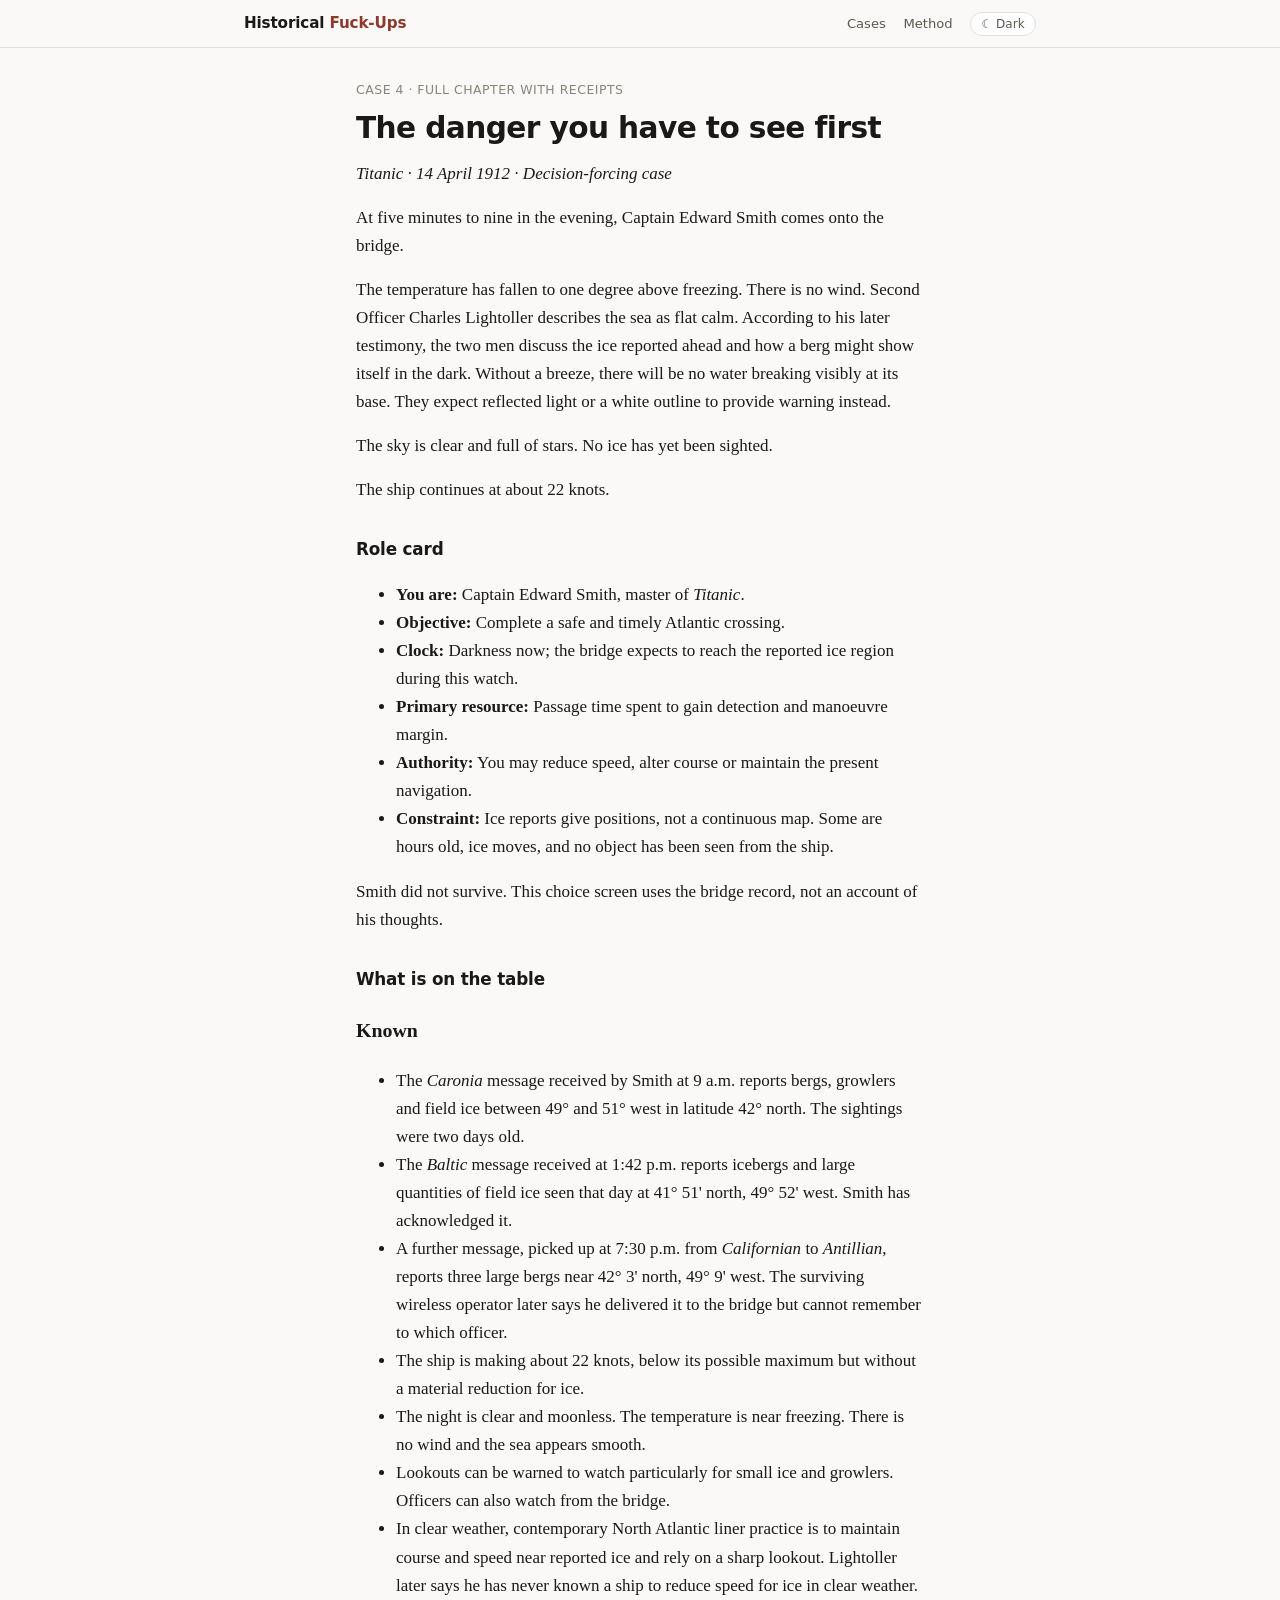
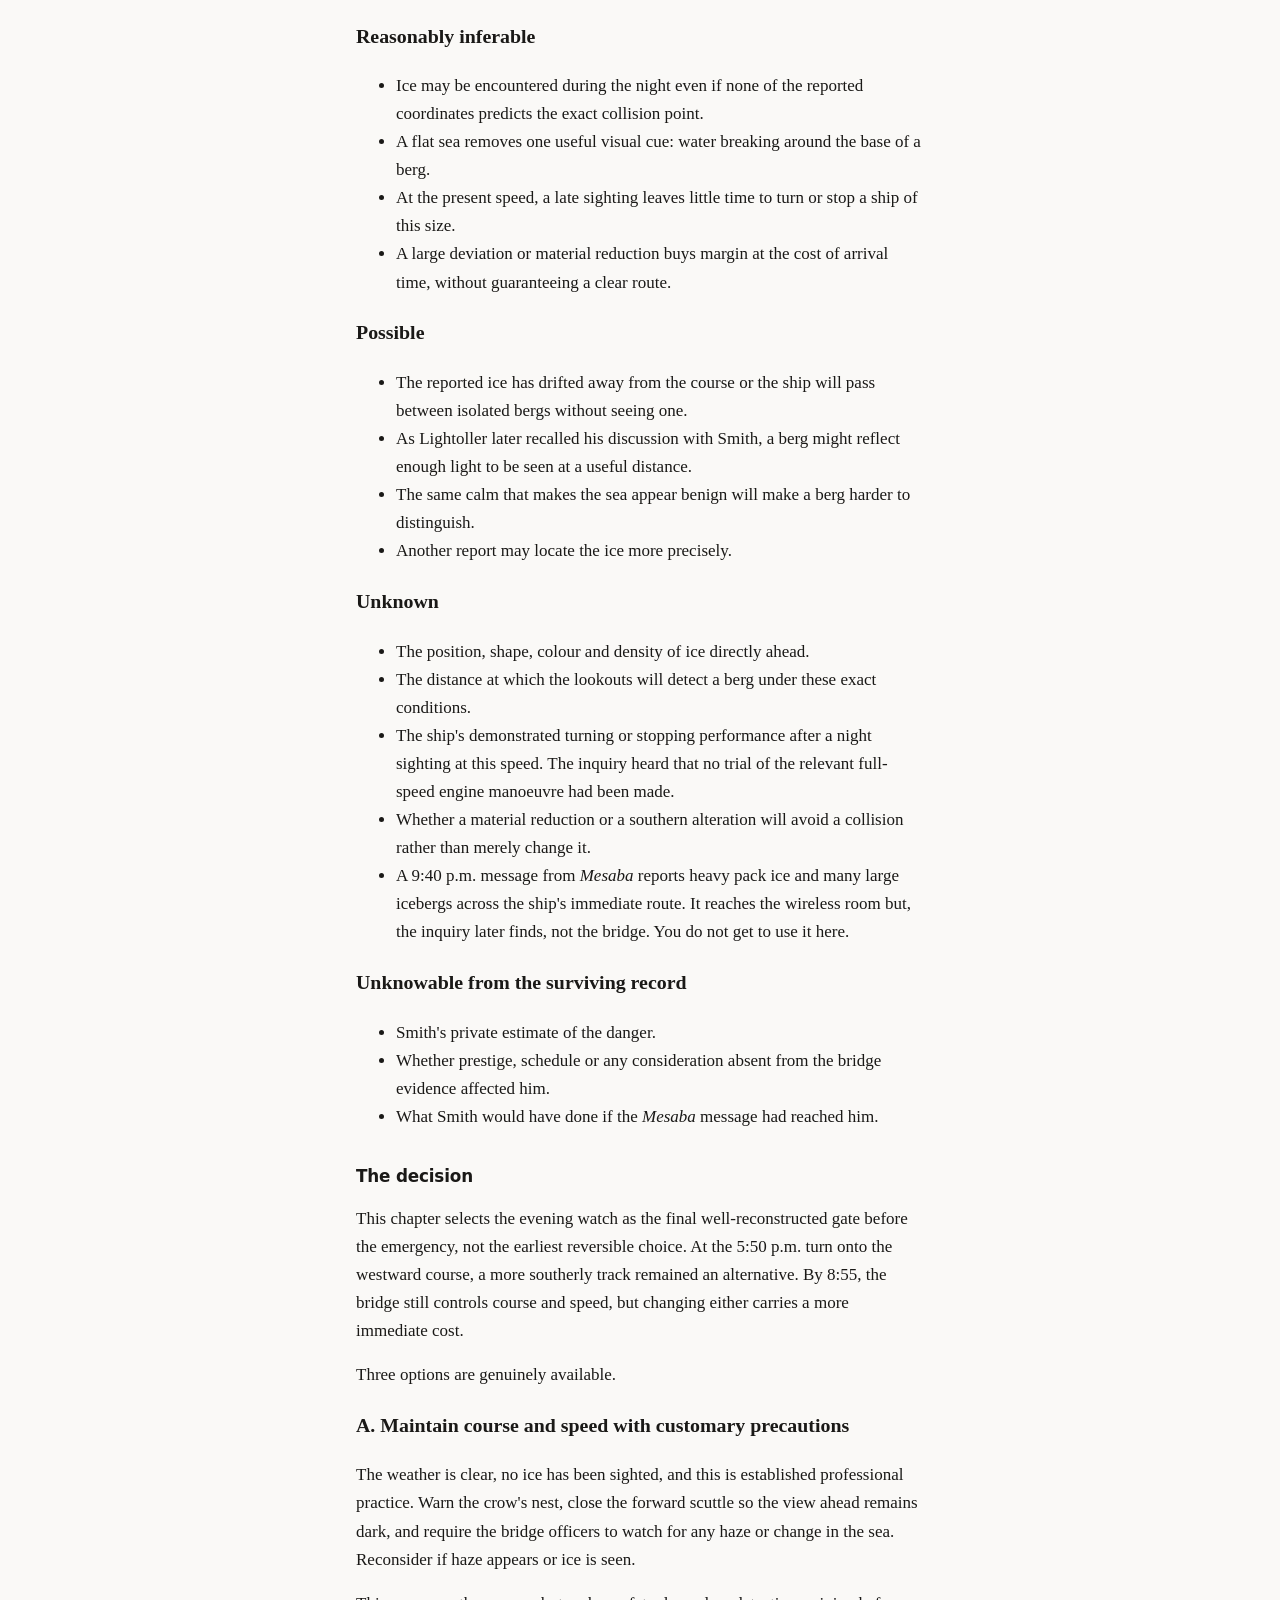
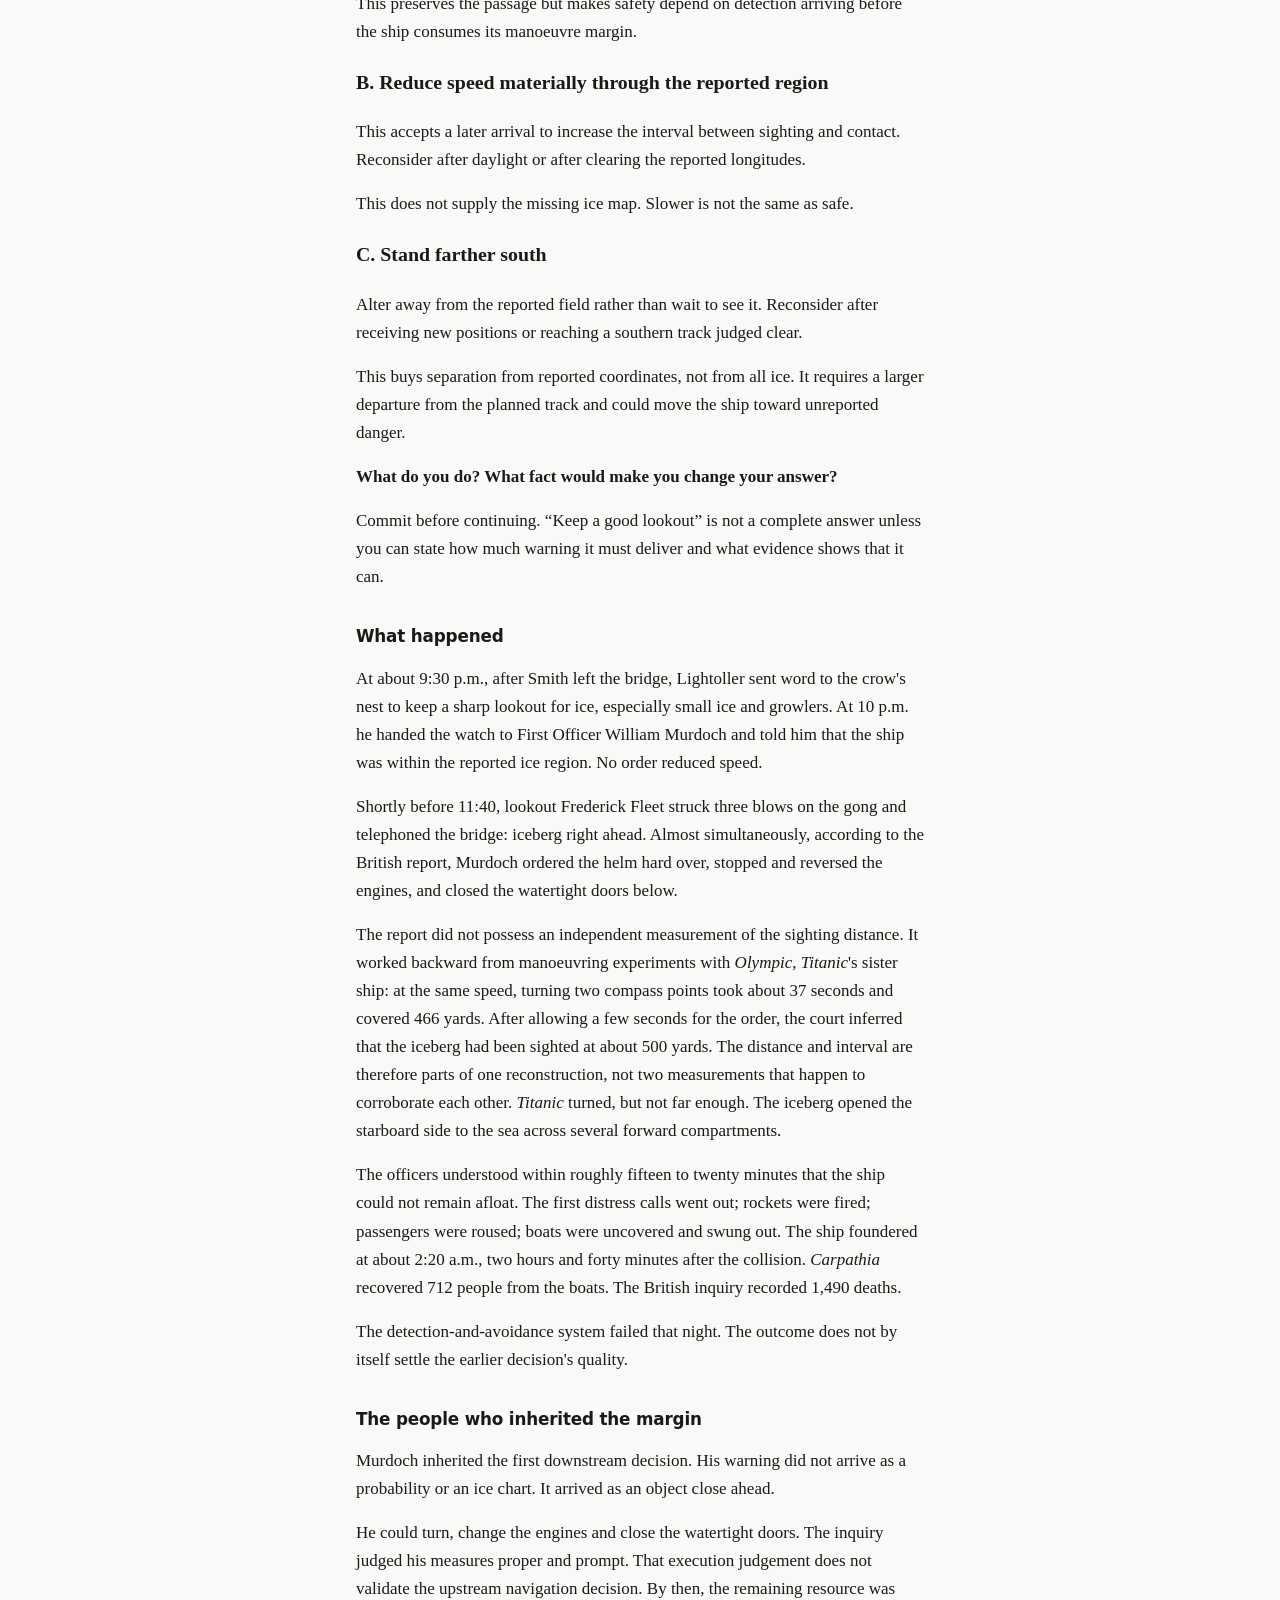
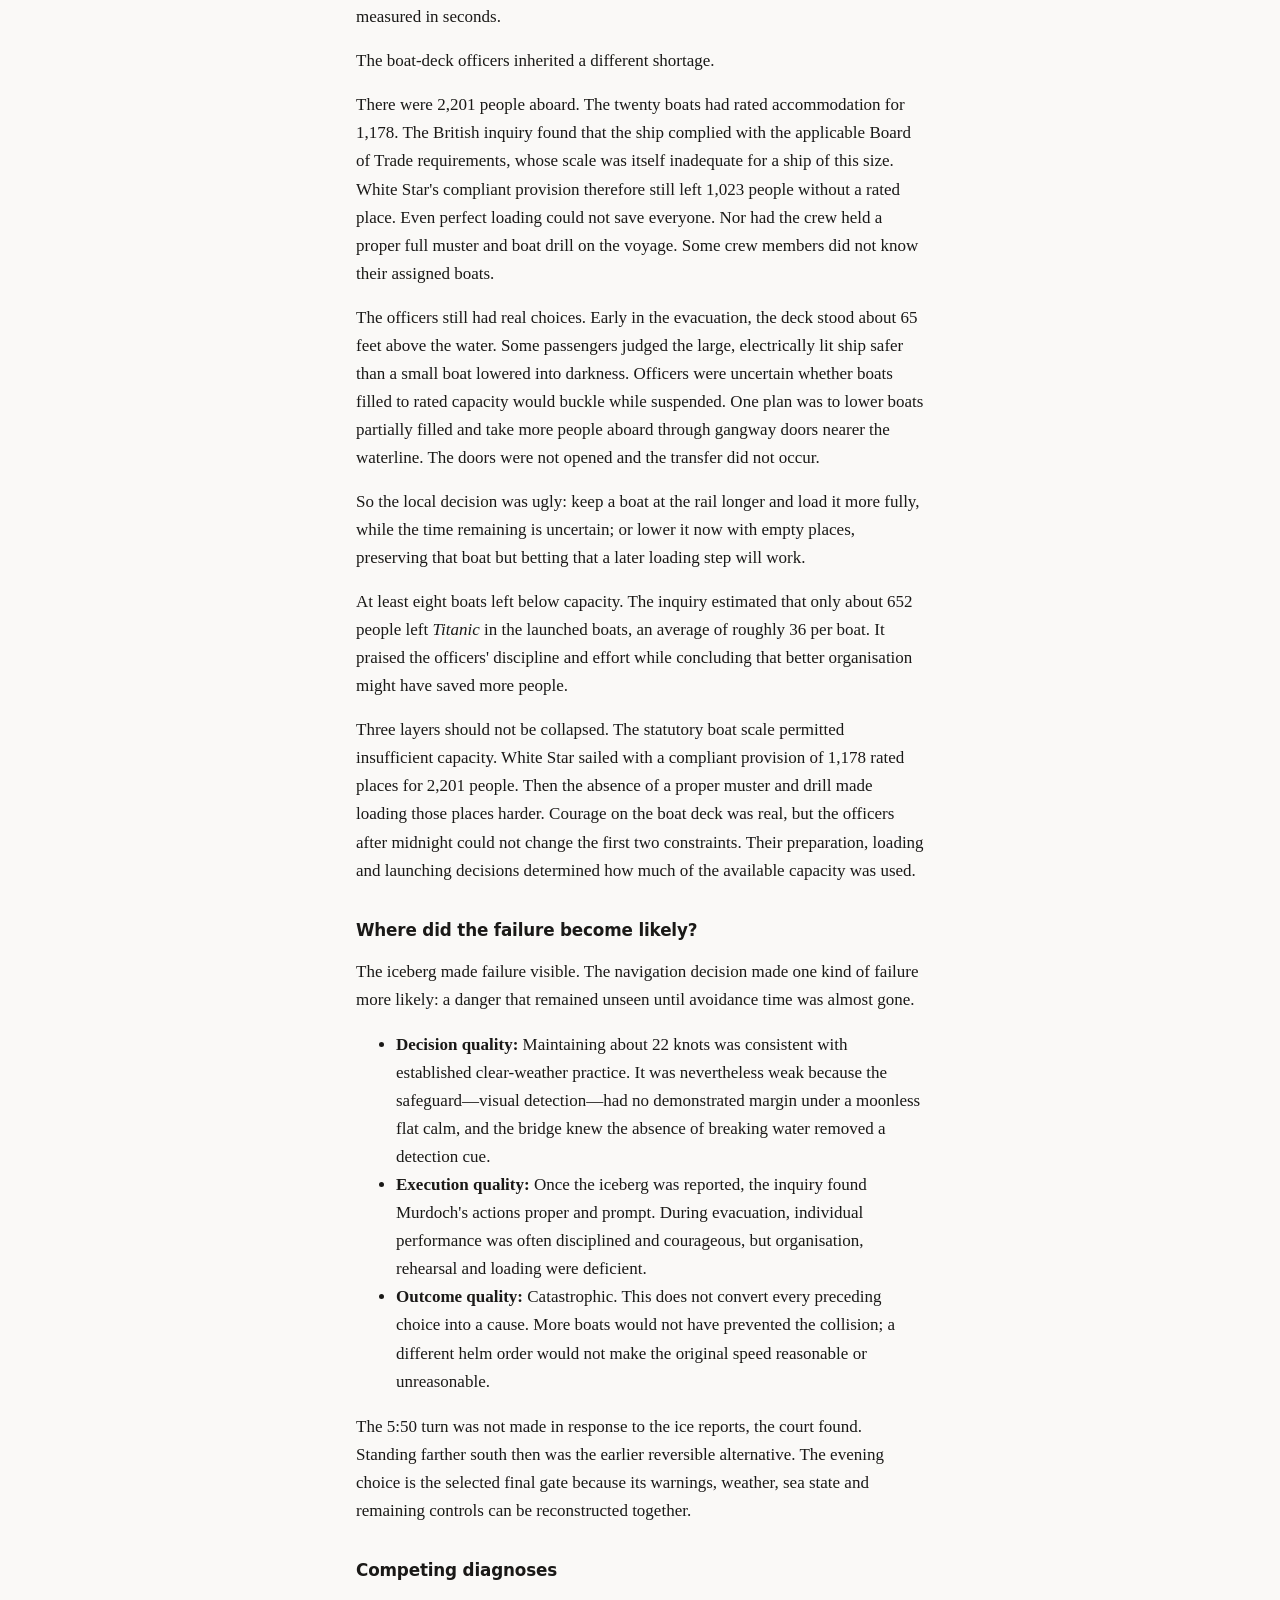
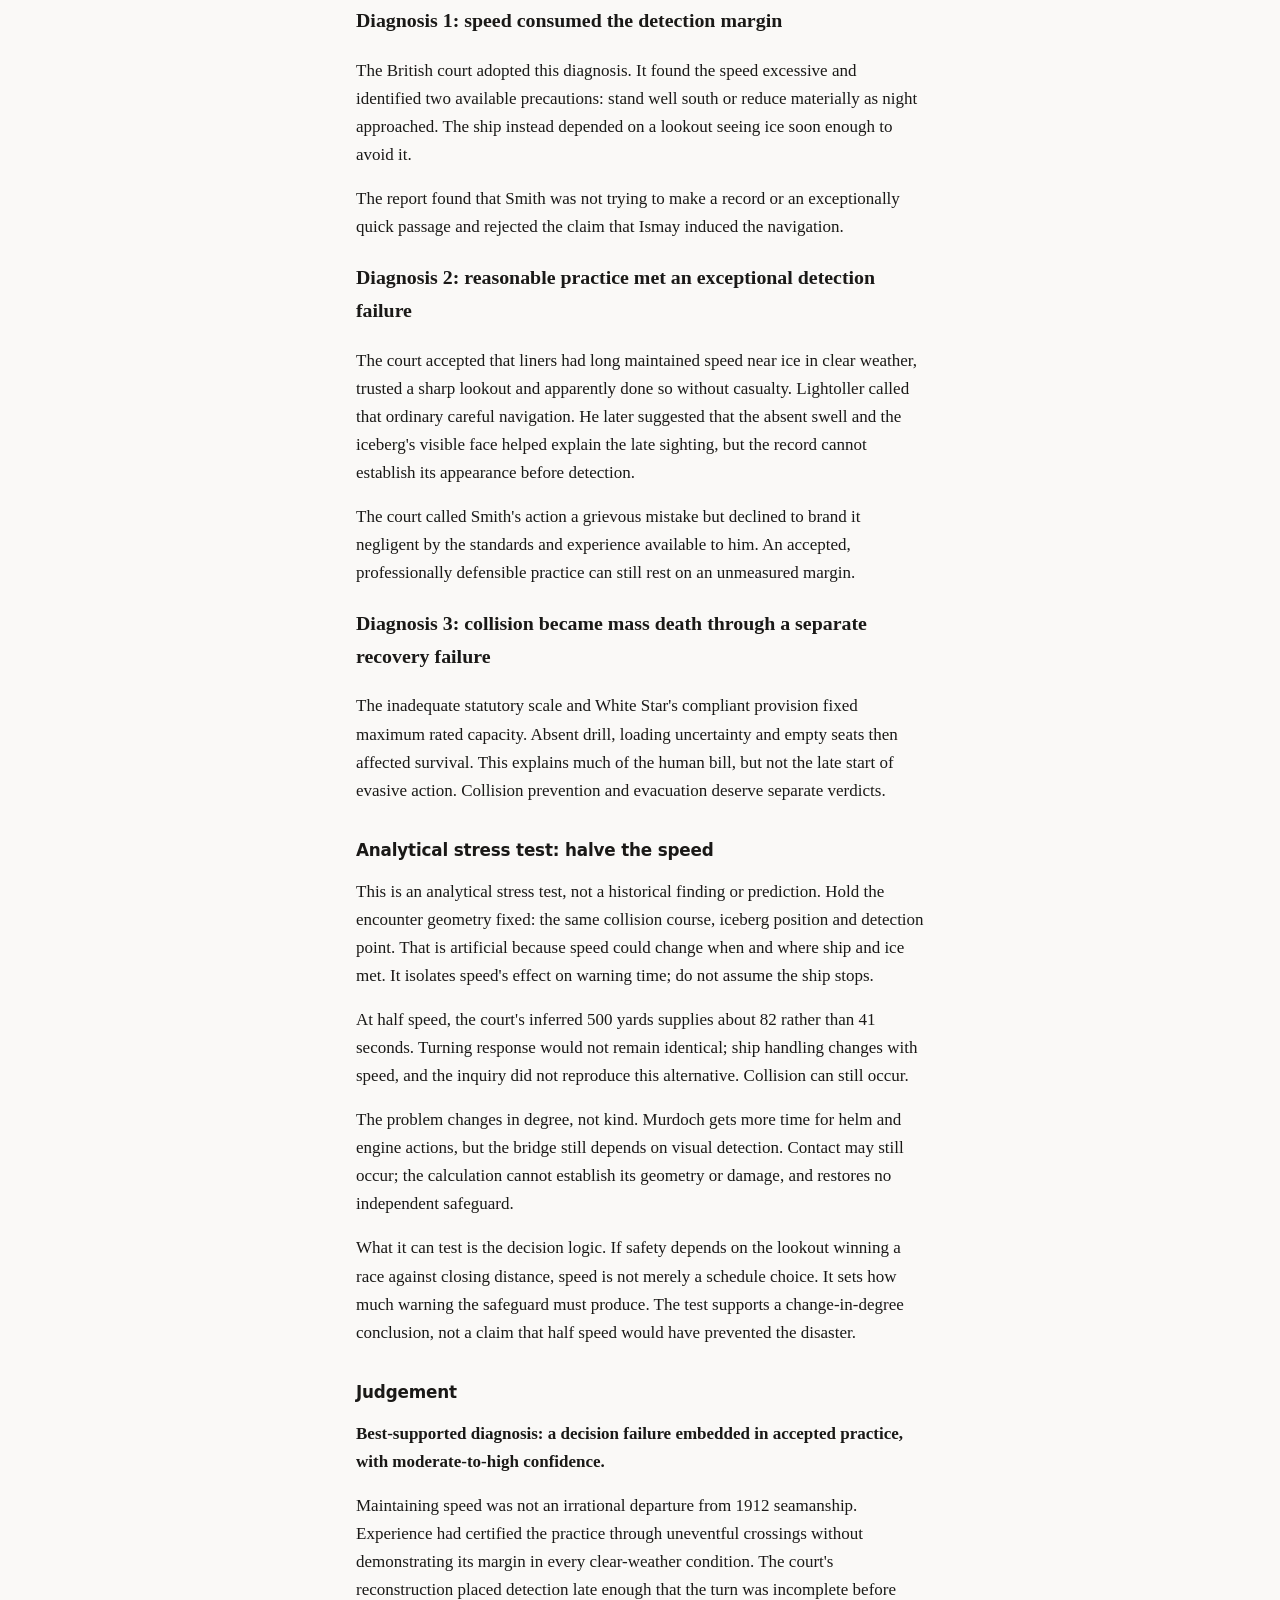
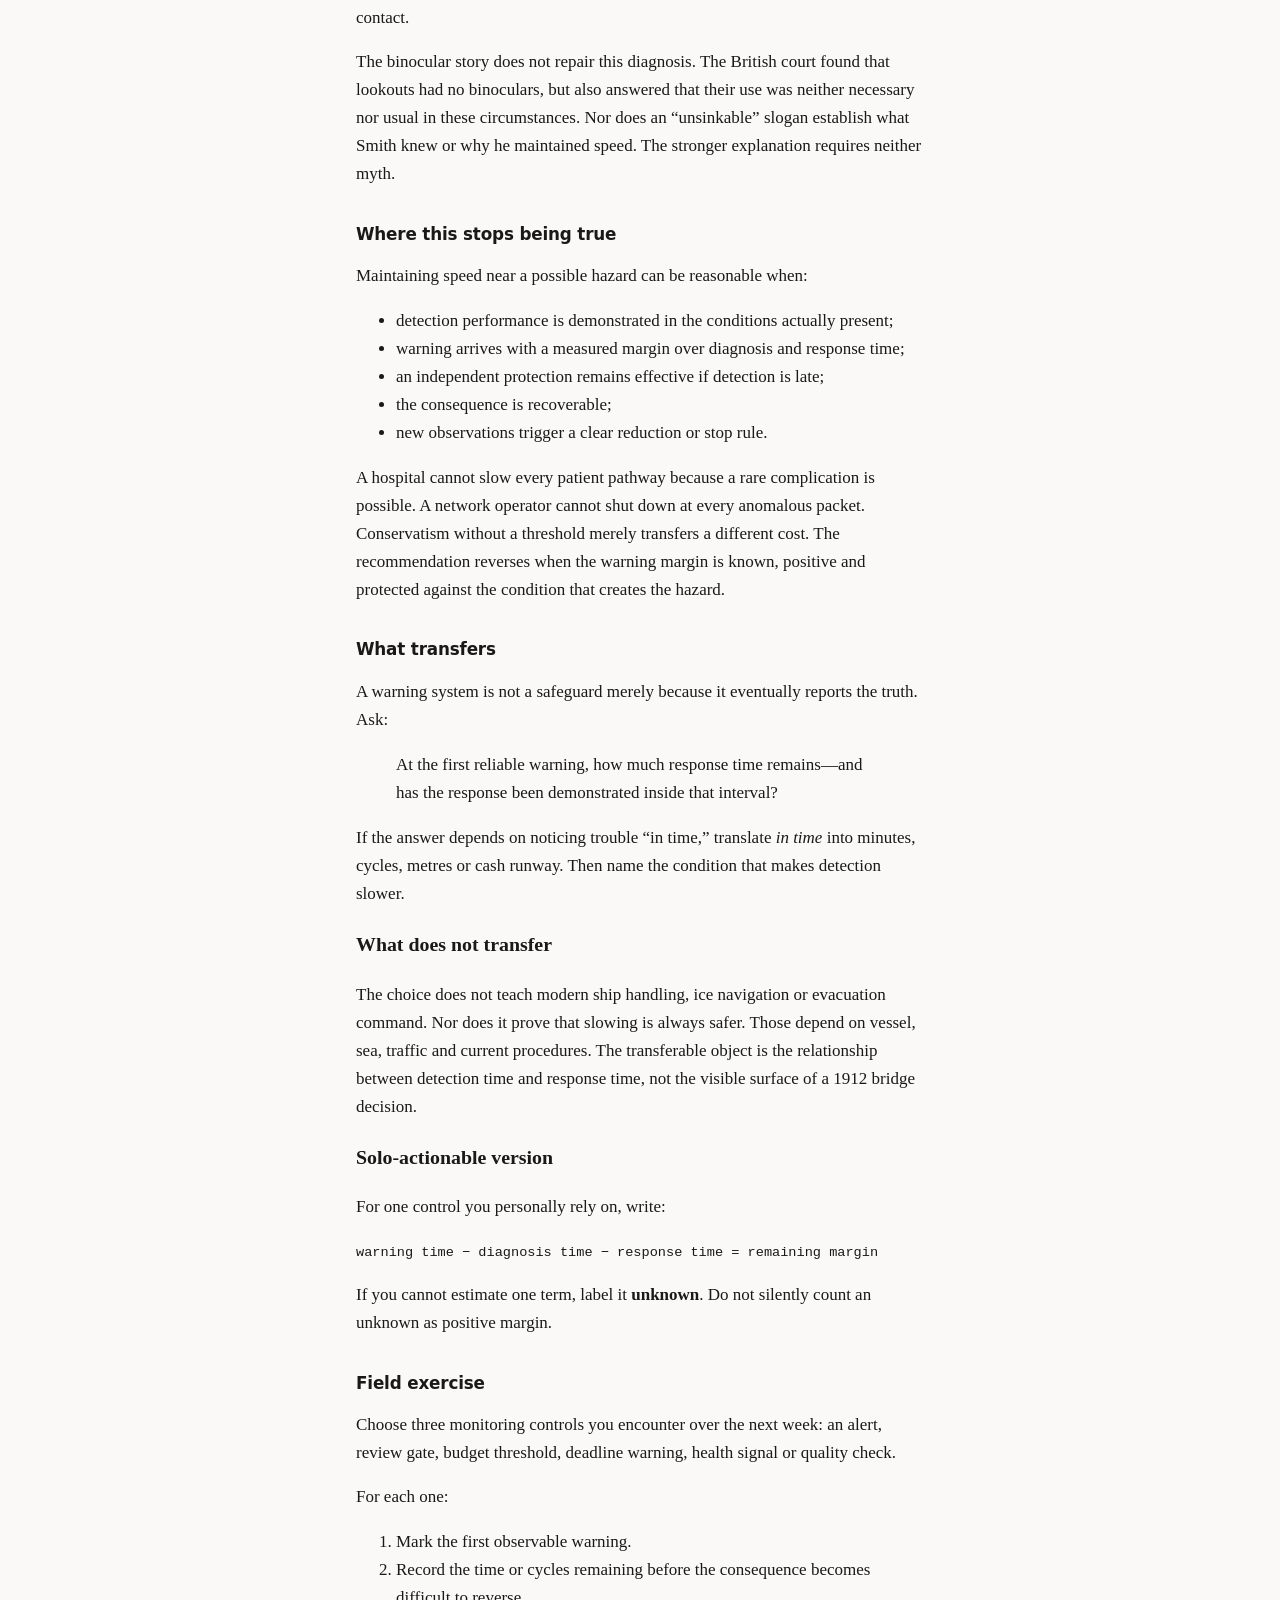
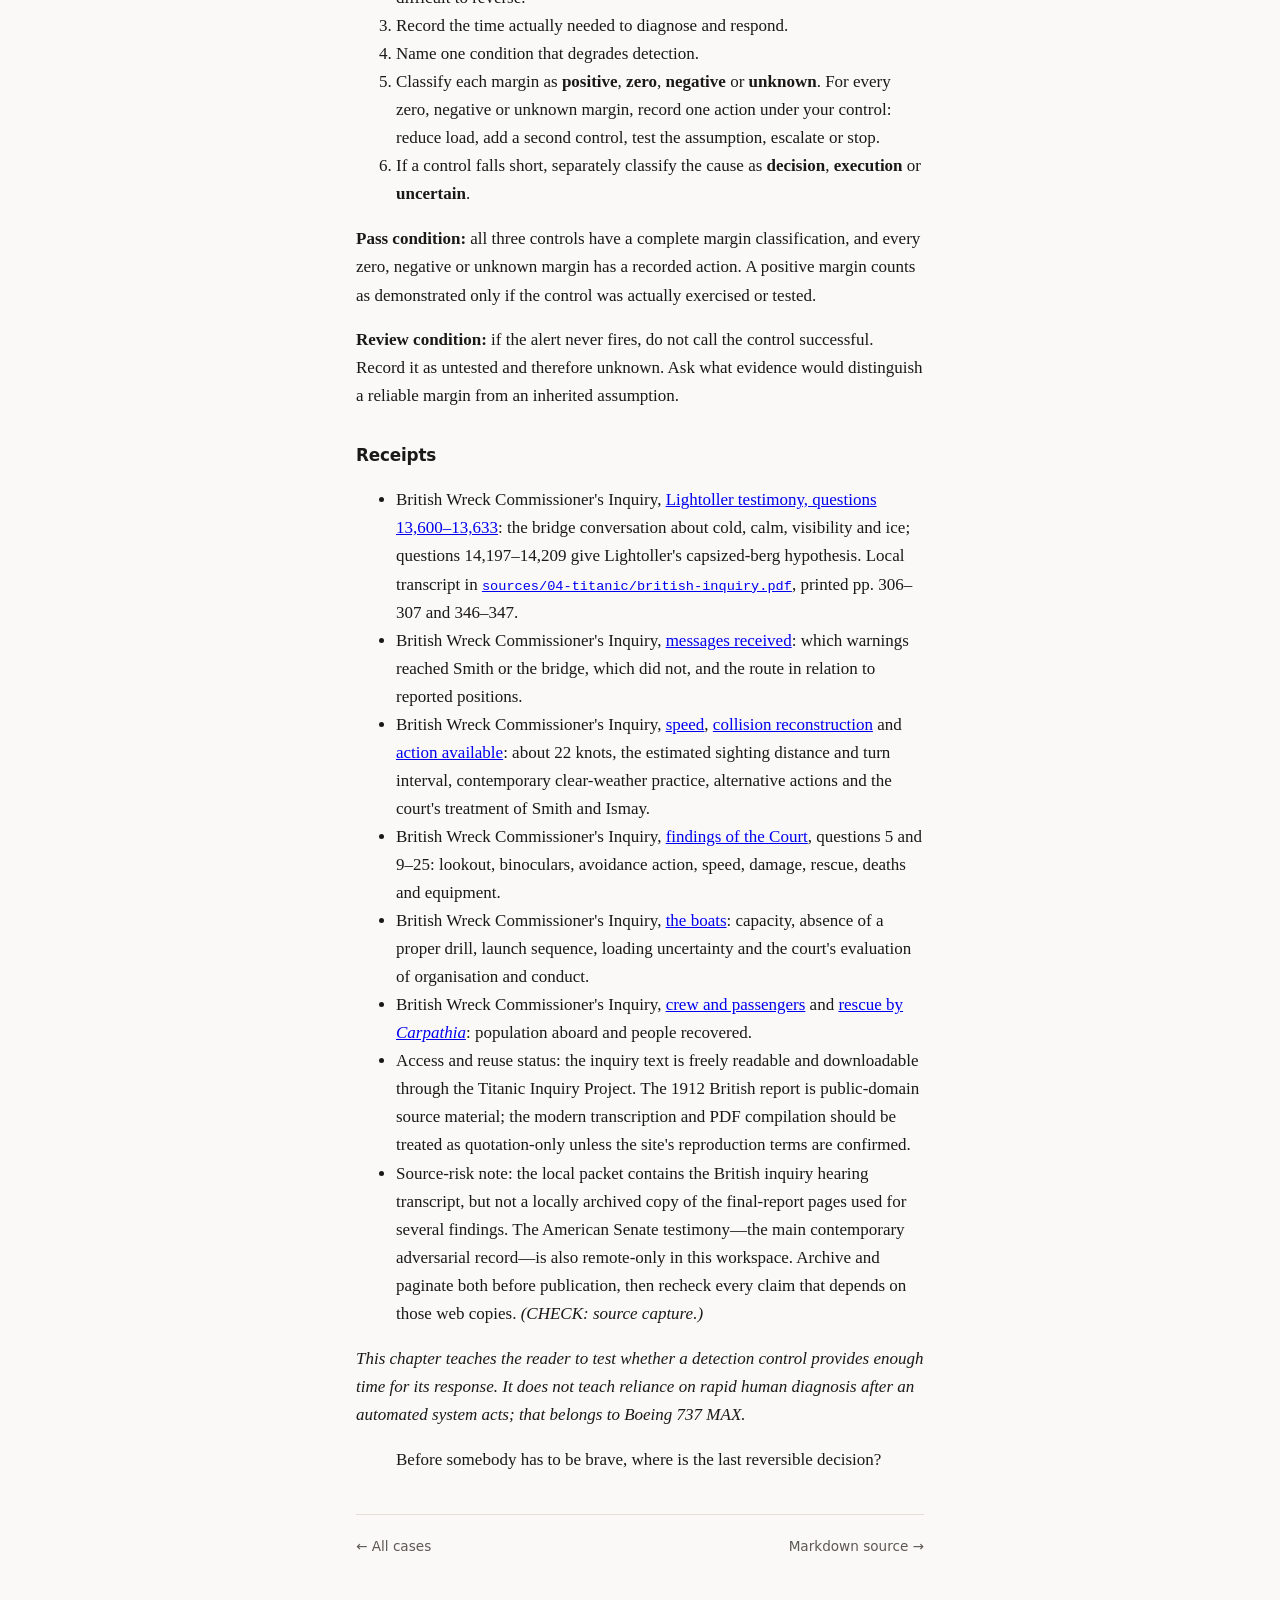
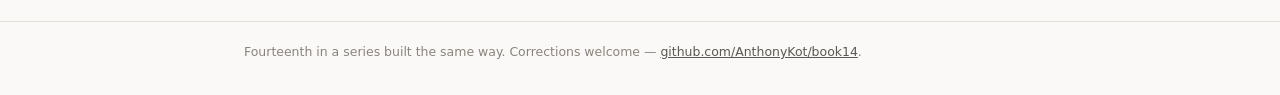
<file: chapters/04-titanic.full.html>
<!DOCTYPE html>
<html lang="en">
<head>
<meta charset="utf-8">
<meta name="viewport" content="width=device-width, initial-scale=1">
<title>4 · The danger you have to see first — full chapter — Historical Fuck-Ups</title>
<meta name="description" content="Full decision-forcing chapter with evidence ledger, competing diagnoses, counterfactual and receipts.">
<link rel="stylesheet" href="../static/style.css">
<script src="../static/theme.js"></script>
</head>
<body>
<header class="site-header">
  <div class="wrap">
    <a class="brand" href="../index.html">Historical <span>Fuck-Ups</span></a>
    <nav class="site-nav">
      <a href="../index.html">Cases</a>
      <a href="../about.html">Method</a>
      <button class="theme-toggle" type="button">☾ Dark</button>
    </nav>
  </div>
</header>
<main class="wrap full-md">
<p class="kicker">Case 4 · full chapter with receipts</p>
<h1>The danger you have to see first</h1>
<p><em>Titanic · 14 April 1912 · Decision-forcing case</em></p>
<p>At five minutes to nine in the evening, Captain Edward Smith comes onto the bridge.</p>
<p>The temperature has fallen to one degree above freezing. There is no wind. Second Officer Charles Lightoller describes the sea as flat calm. According to his later testimony, the two men discuss the ice reported ahead and how a berg might show itself in the dark. Without a breeze, there will be no water breaking visibly at its base. They expect reflected light or a white outline to provide warning instead.</p>
<p>The sky is clear and full of stars. No ice has yet been sighted.</p>
<p>The ship continues at about 22 knots.</p>
<h2 id="role-card">Role card</h2>
<ul>
<li><strong>You are:</strong> Captain Edward Smith, master of <em>Titanic</em>.</li>
<li><strong>Objective:</strong> Complete a safe and timely Atlantic crossing.</li>
<li><strong>Clock:</strong> Darkness now; the bridge expects to reach the reported ice region during this watch.</li>
<li><strong>Primary resource:</strong> Passage time spent to gain detection and manoeuvre margin.</li>
<li><strong>Authority:</strong> You may reduce speed, alter course or maintain the present navigation.</li>
<li><strong>Constraint:</strong> Ice reports give positions, not a continuous map. Some are hours old, ice moves, and no object has been seen from the ship.</li>
</ul>
<p>Smith did not survive. This choice screen uses the bridge record, not an account of his thoughts.</p>
<h2 id="what-is-on-the-table">What is on the table</h2>
<h3 id="known">Known</h3>
<ul>
<li>The <em>Caronia</em> message received by Smith at 9 a.m. reports bergs, growlers and field ice between 49° and 51° west in latitude 42° north. The sightings were two days old.</li>
<li>The <em>Baltic</em> message received at 1:42 p.m. reports icebergs and large quantities of field ice seen that day at 41° 51' north, 49° 52' west. Smith has acknowledged it.</li>
<li>A further message, picked up at 7:30 p.m. from <em>Californian</em> to <em>Antillian</em>, reports three large bergs near 42° 3' north, 49° 9' west. The surviving wireless operator later says he delivered it to the bridge but cannot remember to which officer.</li>
<li>The ship is making about 22 knots, below its possible maximum but without a material reduction for ice.</li>
<li>The night is clear and moonless. The temperature is near freezing. There is no wind and the sea appears smooth.</li>
<li>Lookouts can be warned to watch particularly for small ice and growlers. Officers can also watch from the bridge.</li>
<li>In clear weather, contemporary North Atlantic liner practice is to maintain course and speed near reported ice and rely on a sharp lookout. Lightoller later says he has never known a ship to reduce speed for ice in clear weather.</li>
</ul>
<h3 id="reasonably-inferable">Reasonably inferable</h3>
<ul>
<li>Ice may be encountered during the night even if none of the reported coordinates predicts the exact collision point.</li>
<li>A flat sea removes one useful visual cue: water breaking around the base of a berg.</li>
<li>At the present speed, a late sighting leaves little time to turn or stop a ship of this size.</li>
<li>A large deviation or material reduction buys margin at the cost of arrival time, without guaranteeing a clear route.</li>
</ul>
<h3 id="possible">Possible</h3>
<ul>
<li>The reported ice has drifted away from the course or the ship will pass between isolated bergs without seeing one.</li>
<li>As Lightoller later recalled his discussion with Smith, a berg might reflect enough light to be seen at a useful distance.</li>
<li>The same calm that makes the sea appear benign will make a berg harder to distinguish.</li>
<li>Another report may locate the ice more precisely.</li>
</ul>
<h3 id="unknown">Unknown</h3>
<ul>
<li>The position, shape, colour and density of ice directly ahead.</li>
<li>The distance at which the lookouts will detect a berg under these exact conditions.</li>
<li>The ship's demonstrated turning or stopping performance after a night sighting at this speed. The inquiry heard that no trial of the relevant full-speed engine manoeuvre had been made.</li>
<li>Whether a material reduction or a southern alteration will avoid a collision rather than merely change it.</li>
<li>A 9:40 p.m. message from <em>Mesaba</em> reports heavy pack ice and many large icebergs across the ship's immediate route. It reaches the wireless room but, the inquiry later finds, not the bridge. You do not get to use it here.</li>
</ul>
<h3 id="unknowable-from-the-surviving-record">Unknowable from the surviving record</h3>
<ul>
<li>Smith's private estimate of the danger.</li>
<li>Whether prestige, schedule or any consideration absent from the bridge evidence affected him.</li>
<li>What Smith would have done if the <em>Mesaba</em> message had reached him.</li>
</ul>
<h2 id="the-decision">The decision</h2>
<p>This chapter selects the evening watch as the final well-reconstructed gate before the emergency, not the earliest reversible choice. At the 5:50 p.m. turn onto the westward course, a more southerly track remained an alternative. By 8:55, the bridge still controls course and speed, but changing either carries a more immediate cost.</p>
<p>Three options are genuinely available.</p>
<h3 id="a-maintain-course-and-speed-with-customary-precautions">A. Maintain course and speed with customary precautions</h3>
<p>The weather is clear, no ice has been sighted, and this is established professional practice. Warn the crow's nest, close the forward scuttle so the view ahead remains dark, and require the bridge officers to watch for any haze or change in the sea. Reconsider if haze appears or ice is seen.</p>
<p>This preserves the passage but makes safety depend on detection arriving before the ship consumes its manoeuvre margin.</p>
<h3 id="b-reduce-speed-materially-through-the-reported-region">B. Reduce speed materially through the reported region</h3>
<p>This accepts a later arrival to increase the interval between sighting and contact. Reconsider after daylight or after clearing the reported longitudes.</p>
<p>This does not supply the missing ice map. Slower is not the same as safe.</p>
<h3 id="c-stand-farther-south">C. Stand farther south</h3>
<p>Alter away from the reported field rather than wait to see it. Reconsider after receiving new positions or reaching a southern track judged clear.</p>
<p>This buys separation from reported coordinates, not from all ice. It requires a larger departure from the planned track and could move the ship toward unreported danger.</p>
<p><strong>What do you do? What fact would make you change your answer?</strong></p>
<p>Commit before continuing. “Keep a good lookout” is not a complete answer unless you can state how much warning it must deliver and what evidence shows that it can.</p>
<h2 id="what-happened">What happened</h2>
<p>At about 9:30 p.m., after Smith left the bridge, Lightoller sent word to the crow's nest to keep a sharp lookout for ice, especially small ice and growlers. At 10 p.m. he handed the watch to First Officer William Murdoch and told him that the ship was within the reported ice region. No order reduced speed.</p>
<p>Shortly before 11:40, lookout Frederick Fleet struck three blows on the gong and telephoned the bridge: iceberg right ahead. Almost simultaneously, according to the British report, Murdoch ordered the helm hard over, stopped and reversed the engines, and closed the watertight doors below.</p>
<p>The report did not possess an independent measurement of the sighting distance. It worked backward from manoeuvring experiments with <em>Olympic</em>, <em>Titanic</em>'s sister ship: at the same speed, turning two compass points took about 37 seconds and covered 466 yards. After allowing a few seconds for the order, the court inferred that the iceberg had been sighted at about 500 yards. The distance and interval are therefore parts of one reconstruction, not two measurements that happen to corroborate each other. <em>Titanic</em> turned, but not far enough. The iceberg opened the starboard side to the sea across several forward compartments.</p>
<p>The officers understood within roughly fifteen to twenty minutes that the ship could not remain afloat. The first distress calls went out; rockets were fired; passengers were roused; boats were uncovered and swung out. The ship foundered at about 2:20 a.m., two hours and forty minutes after the collision. <em>Carpathia</em> recovered 712 people from the boats. The British inquiry recorded 1,490 deaths.</p>
<p>The detection-and-avoidance system failed that night. The outcome does not by itself settle the earlier decision's quality.</p>
<h2 id="the-people-who-inherited-the-margin">The people who inherited the margin</h2>
<p>Murdoch inherited the first downstream decision. His warning did not arrive as a probability or an ice chart. It arrived as an object close ahead.</p>
<p>He could turn, change the engines and close the watertight doors. The inquiry judged his measures proper and prompt. That execution judgement does not validate the upstream navigation decision. By then, the remaining resource was measured in seconds.</p>
<p>The boat-deck officers inherited a different shortage.</p>
<p>There were 2,201 people aboard. The twenty boats had rated accommodation for 1,178. The British inquiry found that the ship complied with the applicable Board of Trade requirements, whose scale was itself inadequate for a ship of this size. White Star's compliant provision therefore still left 1,023 people without a rated place. Even perfect loading could not save everyone. Nor had the crew held a proper full muster and boat drill on the voyage. Some crew members did not know their assigned boats.</p>
<p>The officers still had real choices. Early in the evacuation, the deck stood about 65 feet above the water. Some passengers judged the large, electrically lit ship safer than a small boat lowered into darkness. Officers were uncertain whether boats filled to rated capacity would buckle while suspended. One plan was to lower boats partially filled and take more people aboard through gangway doors nearer the waterline. The doors were not opened and the transfer did not occur.</p>
<p>So the local decision was ugly: keep a boat at the rail longer and load it more fully, while the time remaining is uncertain; or lower it now with empty places, preserving that boat but betting that a later loading step will work.</p>
<p>At least eight boats left below capacity. The inquiry estimated that only about 652 people left <em>Titanic</em> in the launched boats, an average of roughly 36 per boat. It praised the officers' discipline and effort while concluding that better organisation might have saved more people.</p>
<p>Three layers should not be collapsed. The statutory boat scale permitted insufficient capacity. White Star sailed with a compliant provision of 1,178 rated places for 2,201 people. Then the absence of a proper muster and drill made loading those places harder. Courage on the boat deck was real, but the officers after midnight could not change the first two constraints. Their preparation, loading and launching decisions determined how much of the available capacity was used.</p>
<h2 id="where-did-the-failure-become-likely">Where did the failure become likely?</h2>
<p>The iceberg made failure visible. The navigation decision made one kind of failure more likely: a danger that remained unseen until avoidance time was almost gone.</p>
<ul>
<li><strong>Decision quality:</strong> Maintaining about 22 knots was consistent with established clear-weather practice. It was nevertheless weak because the safeguard—visual detection—had no demonstrated margin under a moonless flat calm, and the bridge knew the absence of breaking water removed a detection cue.</li>
<li><strong>Execution quality:</strong> Once the iceberg was reported, the inquiry found Murdoch's actions proper and prompt. During evacuation, individual performance was often disciplined and courageous, but organisation, rehearsal and loading were deficient.</li>
<li><strong>Outcome quality:</strong> Catastrophic. This does not convert every preceding choice into a cause. More boats would not have prevented the collision; a different helm order would not make the original speed reasonable or unreasonable.</li>
</ul>
<p>The 5:50 turn was not made in response to the ice reports, the court found. Standing farther south then was the earlier reversible alternative. The evening choice is the selected final gate because its warnings, weather, sea state and remaining controls can be reconstructed together.</p>
<h2 id="competing-diagnoses">Competing diagnoses</h2>
<h3 id="diagnosis-1-speed-consumed-the-detection-margin">Diagnosis 1: speed consumed the detection margin</h3>
<p>The British court adopted this diagnosis. It found the speed excessive and identified two available precautions: stand well south or reduce materially as night approached. The ship instead depended on a lookout seeing ice soon enough to avoid it.</p>
<p>The report found that Smith was not trying to make a record or an exceptionally quick passage and rejected the claim that Ismay induced the navigation.</p>
<h3 id="diagnosis-2-reasonable-practice-met-an-exceptional-detection-failure">Diagnosis 2: reasonable practice met an exceptional detection failure</h3>
<p>The court accepted that liners had long maintained speed near ice in clear weather, trusted a sharp lookout and apparently done so without casualty. Lightoller called that ordinary careful navigation. He later suggested that the absent swell and the iceberg's visible face helped explain the late sighting, but the record cannot establish its appearance before detection.</p>
<p>The court called Smith's action a grievous mistake but declined to brand it negligent by the standards and experience available to him. An accepted, professionally defensible practice can still rest on an unmeasured margin.</p>
<h3 id="diagnosis-3-collision-became-mass-death-through-a-separate-recovery-failure">Diagnosis 3: collision became mass death through a separate recovery failure</h3>
<p>The inadequate statutory scale and White Star's compliant provision fixed maximum rated capacity. Absent drill, loading uncertainty and empty seats then affected survival. This explains much of the human bill, but not the late start of evasive action. Collision prevention and evacuation deserve separate verdicts.</p>
<h2 id="analytical-stress-test-halve-the-speed">Analytical stress test: halve the speed</h2>
<p>This is an analytical stress test, not a historical finding or prediction. Hold the encounter geometry fixed: the same collision course, iceberg position and detection point. That is artificial because speed could change when and where ship and ice met. It isolates speed's effect on warning time; do not assume the ship stops.</p>
<p>At half speed, the court's inferred 500 yards supplies about 82 rather than 41 seconds. Turning response would not remain identical; ship handling changes with speed, and the inquiry did not reproduce this alternative. Collision can still occur.</p>
<p>The problem changes in degree, not kind. Murdoch gets more time for helm and engine actions, but the bridge still depends on visual detection. Contact may still occur; the calculation cannot establish its geometry or damage, and restores no independent safeguard.</p>
<p>What it can test is the decision logic. If safety depends on the lookout winning a race against closing distance, speed is not merely a schedule choice. It sets how much warning the safeguard must produce. The test supports a change-in-degree conclusion, not a claim that half speed would have prevented the disaster.</p>
<h2 id="judgement">Judgement</h2>
<p><strong>Best-supported diagnosis: a decision failure embedded in accepted practice, with moderate-to-high confidence.</strong></p>
<p>Maintaining speed was not an irrational departure from 1912 seamanship. Experience had certified the practice through uneventful crossings without demonstrating its margin in every clear-weather condition. The court's reconstruction placed detection late enough that the turn was incomplete before contact.</p>
<p>The binocular story does not repair this diagnosis. The British court found that lookouts had no binoculars, but also answered that their use was neither necessary nor usual in these circumstances. Nor does an “unsinkable” slogan establish what Smith knew or why he maintained speed. The stronger explanation requires neither myth.</p>
<h2 id="where-this-stops-being-true">Where this stops being true</h2>
<p>Maintaining speed near a possible hazard can be reasonable when:</p>
<ul>
<li>detection performance is demonstrated in the conditions actually present;</li>
<li>warning arrives with a measured margin over diagnosis and response time;</li>
<li>an independent protection remains effective if detection is late;</li>
<li>the consequence is recoverable;</li>
<li>new observations trigger a clear reduction or stop rule.</li>
</ul>
<p>A hospital cannot slow every patient pathway because a rare complication is possible. A network operator cannot shut down at every anomalous packet. Conservatism without a threshold merely transfers a different cost. The recommendation reverses when the warning margin is known, positive and protected against the condition that creates the hazard.</p>
<h2 id="what-transfers">What transfers</h2>
<p>A warning system is not a safeguard merely because it eventually reports the truth. Ask:</p>
<blockquote>
<p>At the first reliable warning, how much response time remains—and has the response been demonstrated inside that interval?</p>
</blockquote>
<p>If the answer depends on noticing trouble “in time,” translate <em>in time</em> into minutes, cycles, metres or cash runway. Then name the condition that makes detection slower.</p>
<h3 id="what-does-not-transfer">What does not transfer</h3>
<p>The choice does not teach modern ship handling, ice navigation or evacuation command. Nor does it prove that slowing is always safer. Those depend on vessel, sea, traffic and current procedures. The transferable object is the relationship between detection time and response time, not the visible surface of a 1912 bridge decision.</p>
<h3 id="solo-actionable-version">Solo-actionable version</h3>
<p>For one control you personally rely on, write:</p>
<p><code>warning time − diagnosis time − response time = remaining margin</code></p>
<p>If you cannot estimate one term, label it <strong>unknown</strong>. Do not silently count an unknown as positive margin.</p>
<h2 id="field-exercise">Field exercise</h2>
<p>Choose three monitoring controls you encounter over the next week: an alert, review gate, budget threshold, deadline warning, health signal or quality check.</p>
<p>For each one:</p>
<ol type="1">
<li>Mark the first observable warning.</li>
<li>Record the time or cycles remaining before the consequence becomes difficult to reverse.</li>
<li>Record the time actually needed to diagnose and respond.</li>
<li>Name one condition that degrades detection.</li>
<li>Classify each margin as <strong>positive</strong>, <strong>zero</strong>, <strong>negative</strong> or <strong>unknown</strong>. For every zero, negative or unknown margin, record one action under your control: reduce load, add a second control, test the assumption, escalate or stop.</li>
<li>If a control falls short, separately classify the cause as <strong>decision</strong>, <strong>execution</strong> or <strong>uncertain</strong>.</li>
</ol>
<p><strong>Pass condition:</strong> all three controls have a complete margin classification, and every zero, negative or unknown margin has a recorded action. A positive margin counts as demonstrated only if the control was actually exercised or tested.</p>
<p><strong>Review condition:</strong> if the alert never fires, do not call the control successful. Record it as untested and therefore unknown. Ask what evidence would distinguish a reliable margin from an inherited assumption.</p>
<h2 id="receipts">Receipts</h2>
<ul>
<li>British Wreck Commissioner's Inquiry, <a href="https://www.titanicinquiry.org/BOTInq/BOTInq11Lightoller02.php">Lightoller testimony, questions 13,600–13,633</a>: the bridge conversation about cold, calm, visibility and ice; questions 14,197–14,209 give Lightoller's capsized-berg hypothesis. Local transcript in <a href="../sources/04-titanic/british-inquiry.pdf"><code>sources/04-titanic/british-inquiry.pdf</code></a>, printed pp. 306–307 and 346–347.</li>
<li>British Wreck Commissioner's Inquiry, <a href="https://www.titanicinquiry.org/BOTInq/BOTReport/botRepMessages.php">messages received</a>: which warnings reached Smith or the bridge, which did not, and the route in relation to reported positions.</li>
<li>British Wreck Commissioner's Inquiry, <a href="https://www.titanicinquiry.org/BOTInq/BOTReport/botRepSpeed.php">speed</a>, <a href="https://www.titanicinquiry.org/BOTInq/BOTReport/botRepCollision.php">collision reconstruction</a> and <a href="https://www.titanicinquiry.org/BOTInq/BOTReport/botRepAction.php">action available</a>: about 22 knots, the estimated sighting distance and turn interval, contemporary clear-weather practice, alternative actions and the court's treatment of Smith and Ismay.</li>
<li>British Wreck Commissioner's Inquiry, <a href="https://www.titanicinquiry.org/BOTInq/BOTReport/botRepFindings.php">findings of the Court</a>, questions 5 and 9–25: lookout, binoculars, avoidance action, speed, damage, rescue, deaths and equipment.</li>
<li>British Wreck Commissioner's Inquiry, <a href="https://www.titanicinquiry.org/BOTInq/BOTReport/BOTRepBoats.php">the boats</a>: capacity, absence of a proper drill, launch sequence, loading uncertainty and the court's evaluation of organisation and conduct.</li>
<li>British Wreck Commissioner's Inquiry, <a href="https://www.titanicinquiry.org/BOTInq/BOTReport/botRepCrewpax.php">crew and passengers</a> and <a href="https://www.titanicinquiry.org/BOTInq/BOTReport/botRepRescue.php">rescue by <em>Carpathia</em></a>: population aboard and people recovered.</li>
<li>Access and reuse status: the inquiry text is freely readable and downloadable through the Titanic Inquiry Project. The 1912 British report is public-domain source material; the modern transcription and PDF compilation should be treated as quotation-only unless the site's reproduction terms are confirmed.</li>
<li>Source-risk note: the local packet contains the British inquiry hearing transcript, but not a locally archived copy of the final-report pages used for several findings. The American Senate testimony—the main contemporary adversarial record—is also remote-only in this workspace. Archive and paginate both before publication, then recheck every claim that depends on those web copies. <em>(CHECK: source capture.)</em></li>
</ul>
<p><em>This chapter teaches the reader to test whether a detection control provides enough time for its response. It does not teach reliance on rapid human diagnosis after an automated system acts; that belongs to Boeing 737 MAX.</em></p>
<blockquote>
<p>Before somebody has to be brave, where is the last reversible decision?</p>
</blockquote>
<nav class="chapter-nav">
  <a href="../index.html">← All cases</a>
  <a href="https://github.com/AnthonyKot/book14/blob/main/chapters/04-titanic.md">Markdown source →</a>
</nav>
</main>
<footer class="site-footer"><div class="wrap"><p>Fourteenth in a series built the same way. Corrections welcome — <a href="https://github.com/AnthonyKot/book14">github.com/AnthonyKot/book14</a>.</p></div></footer>
</body>
</html>
</file>
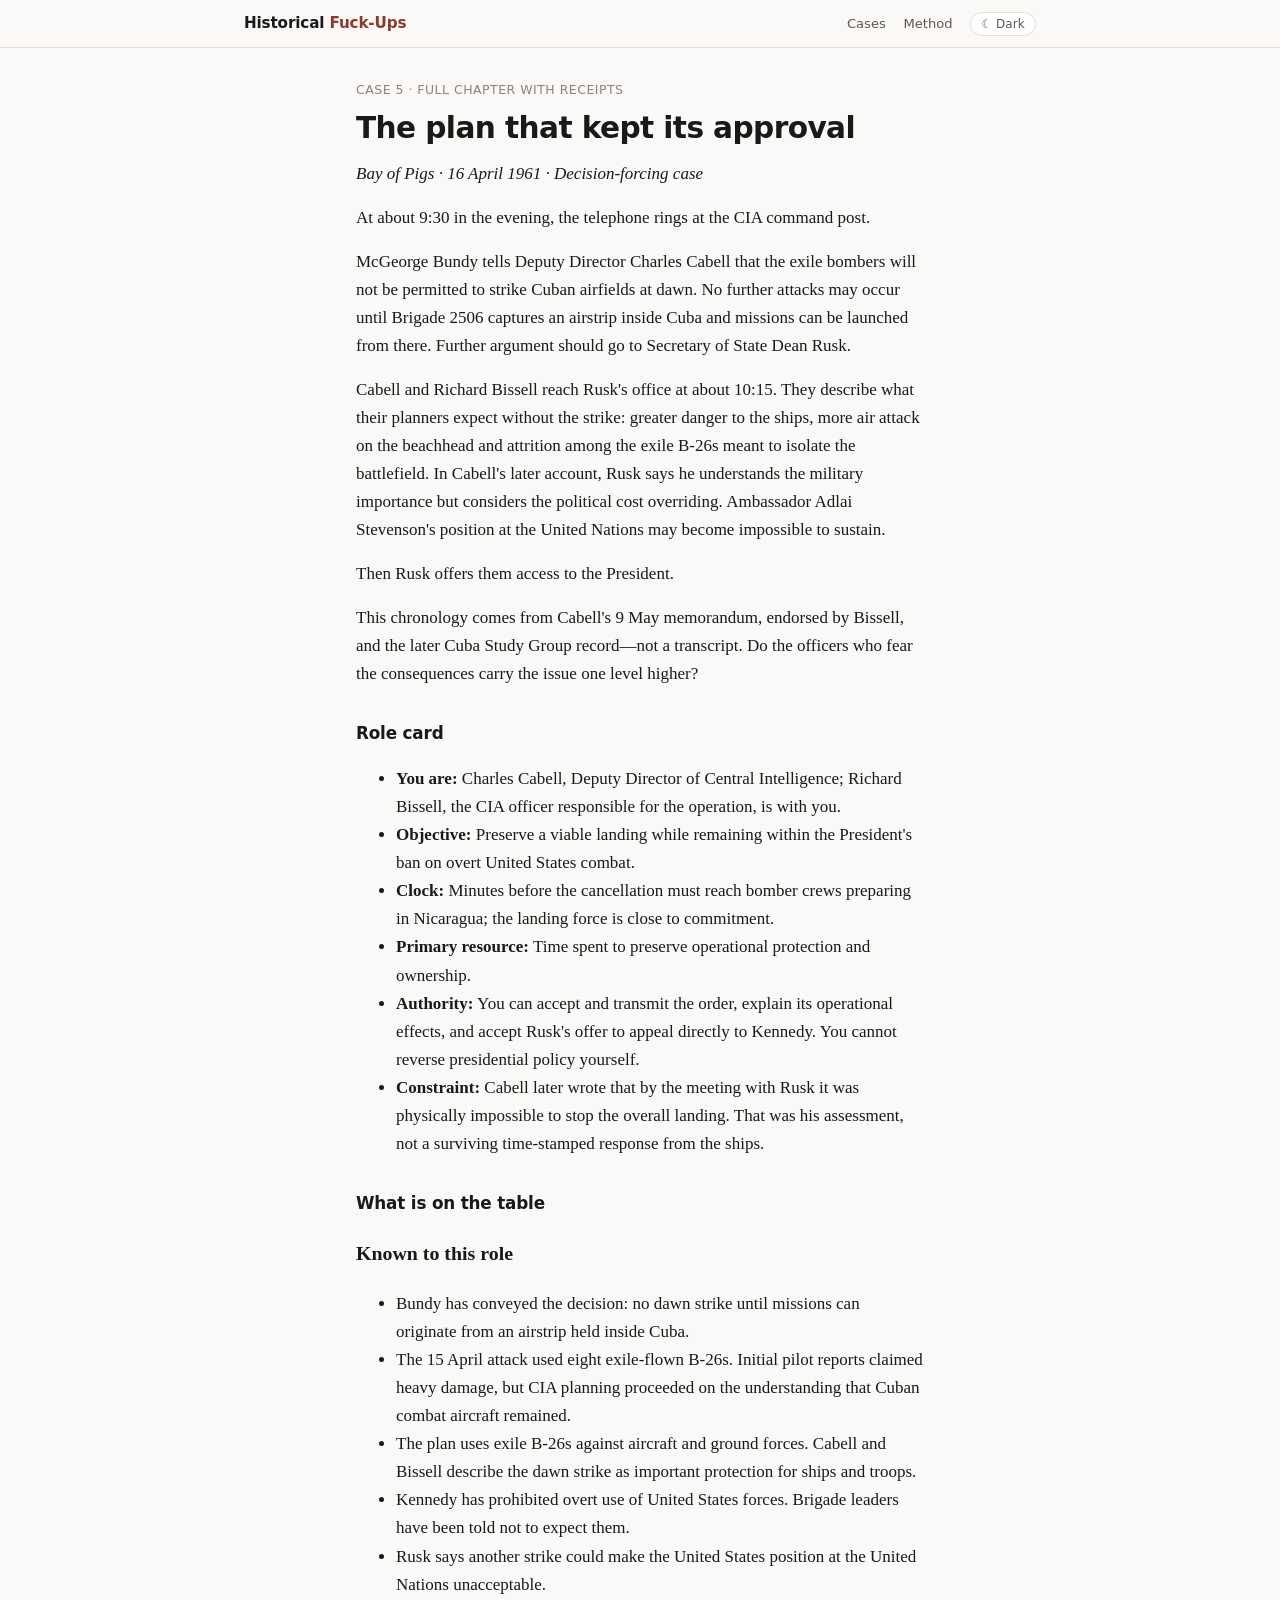
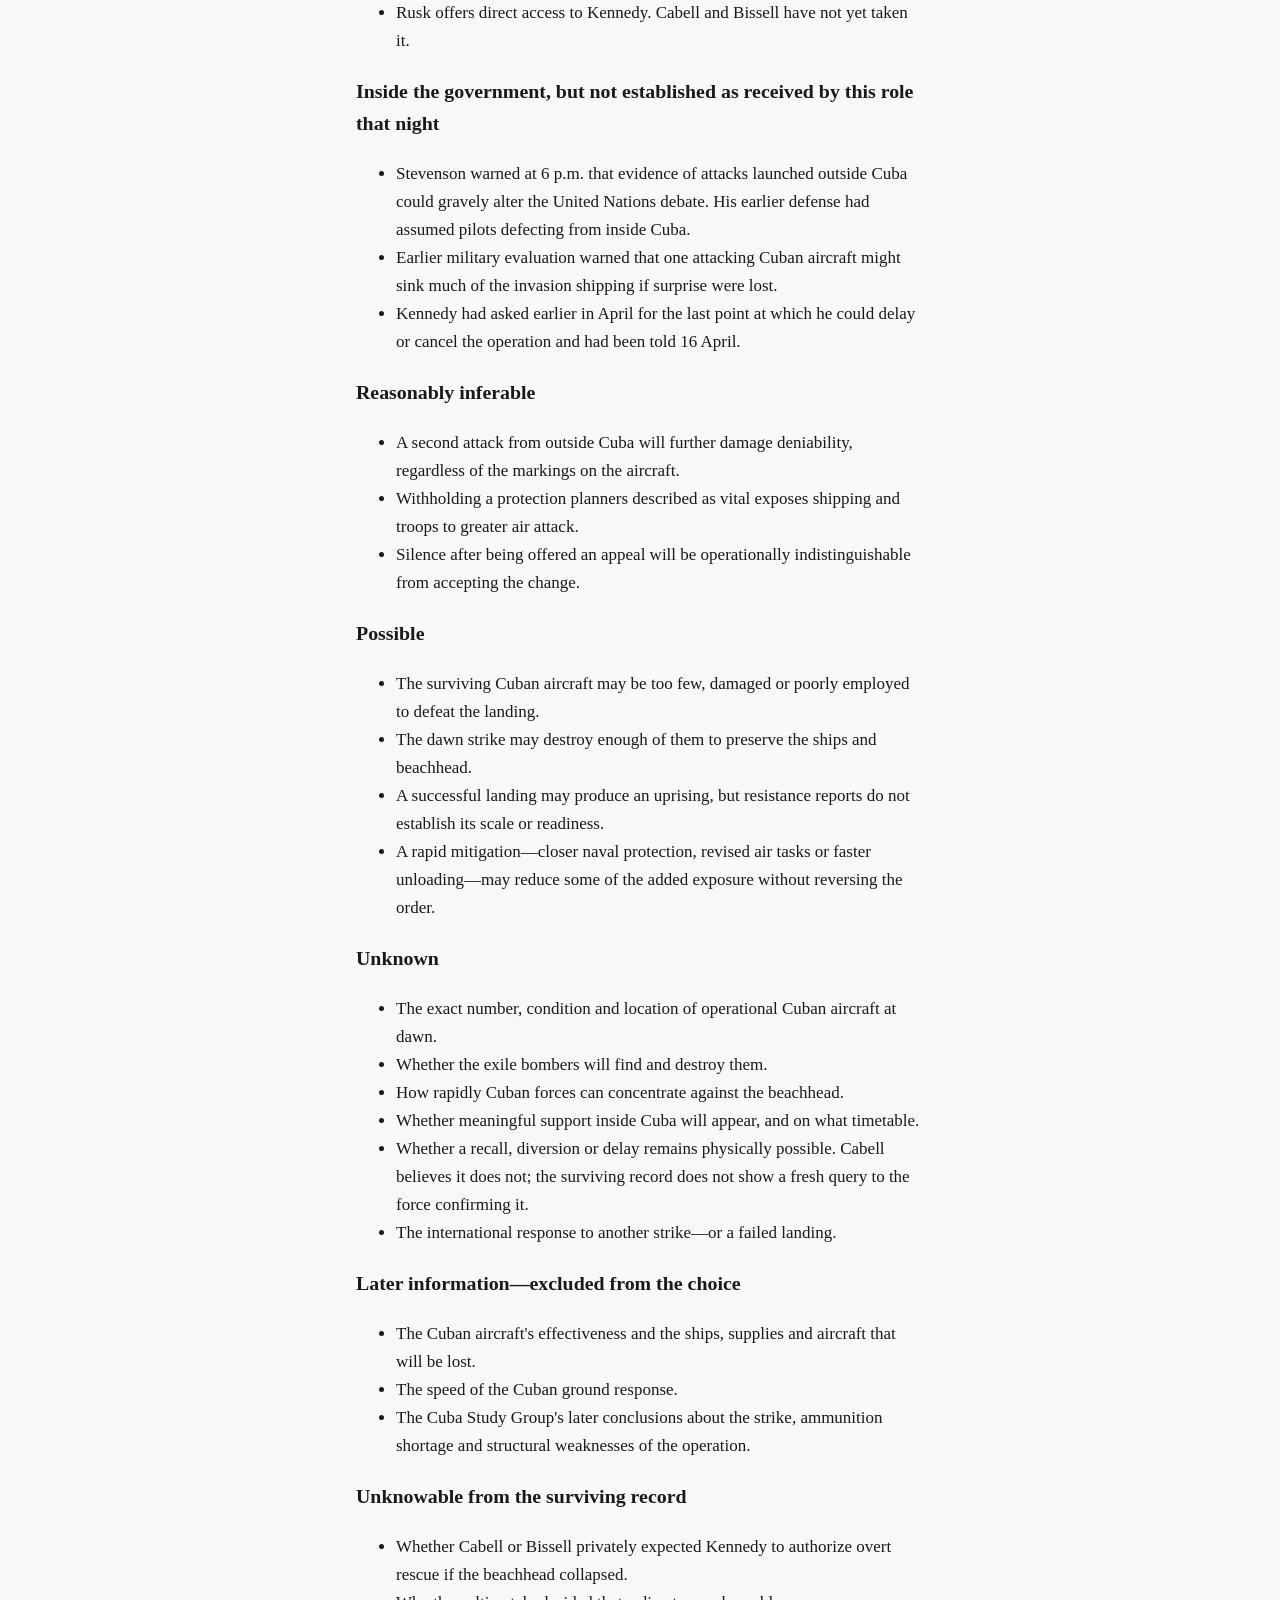
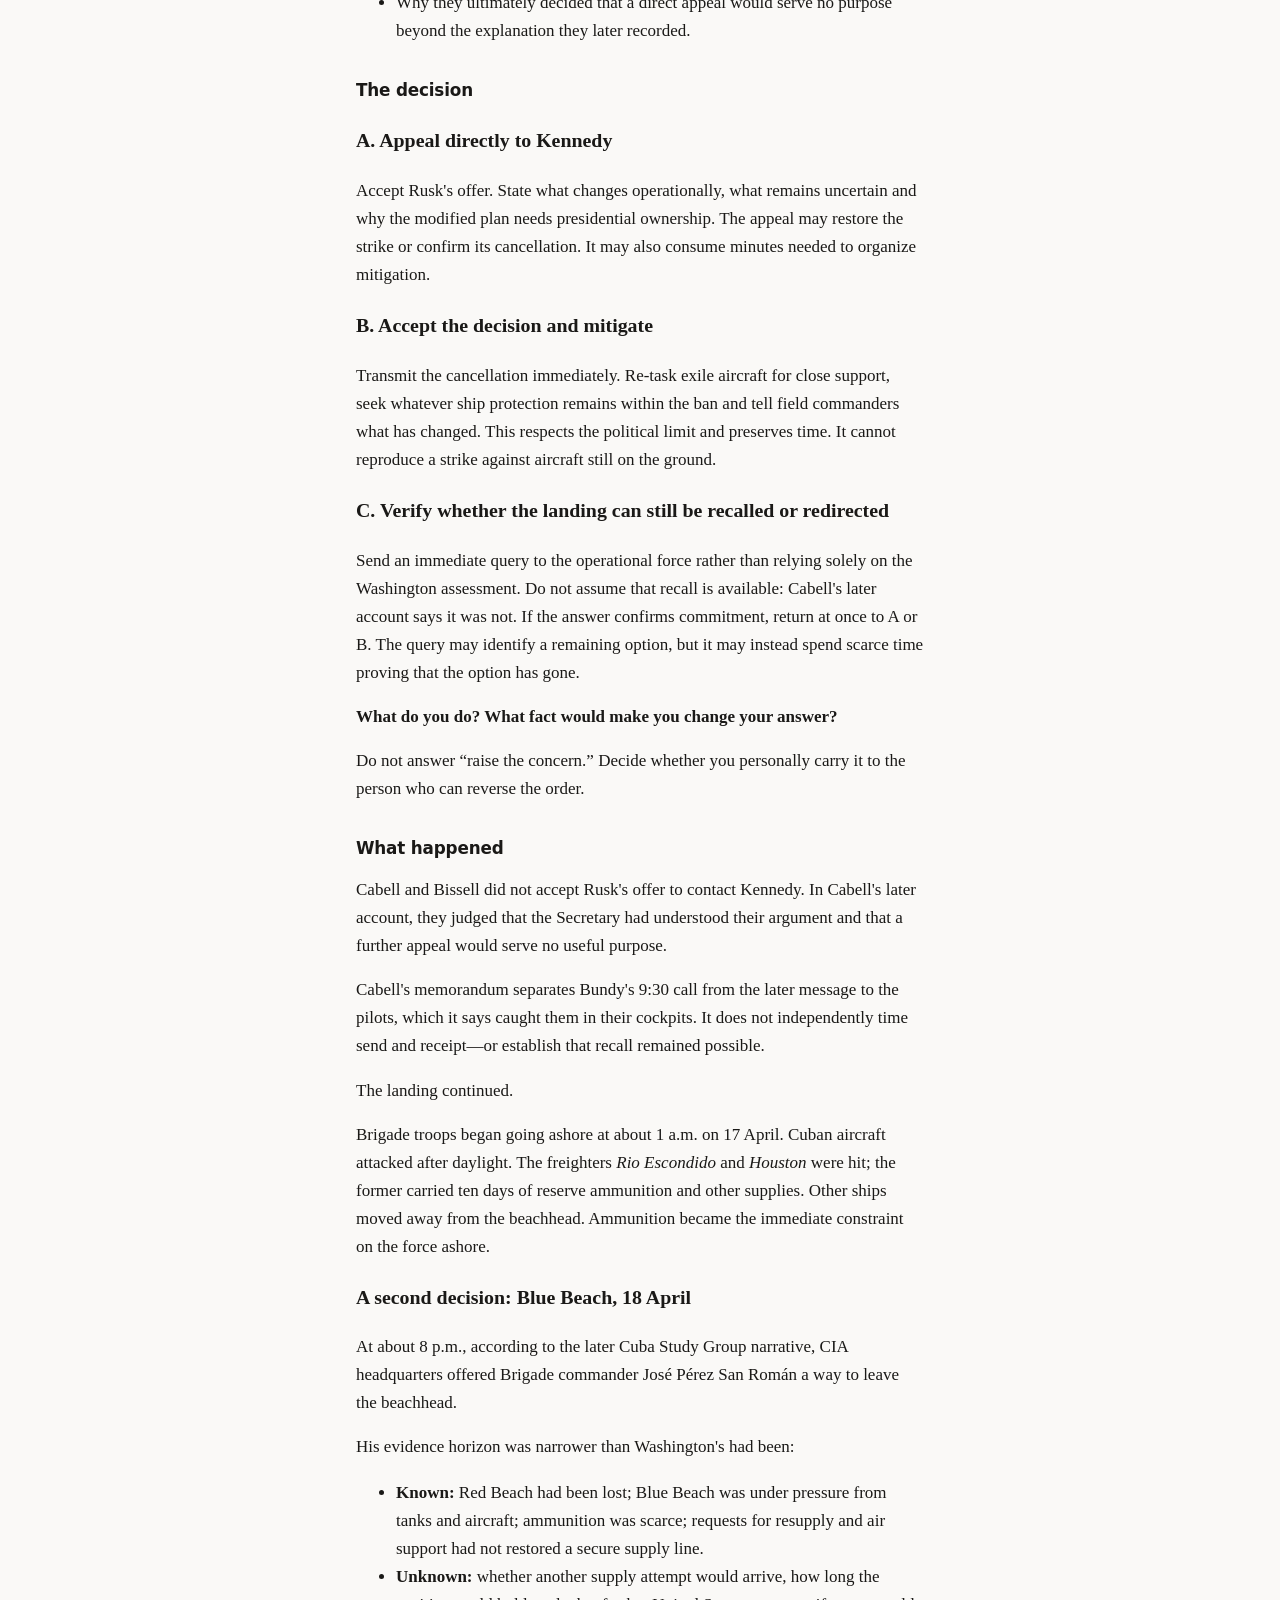
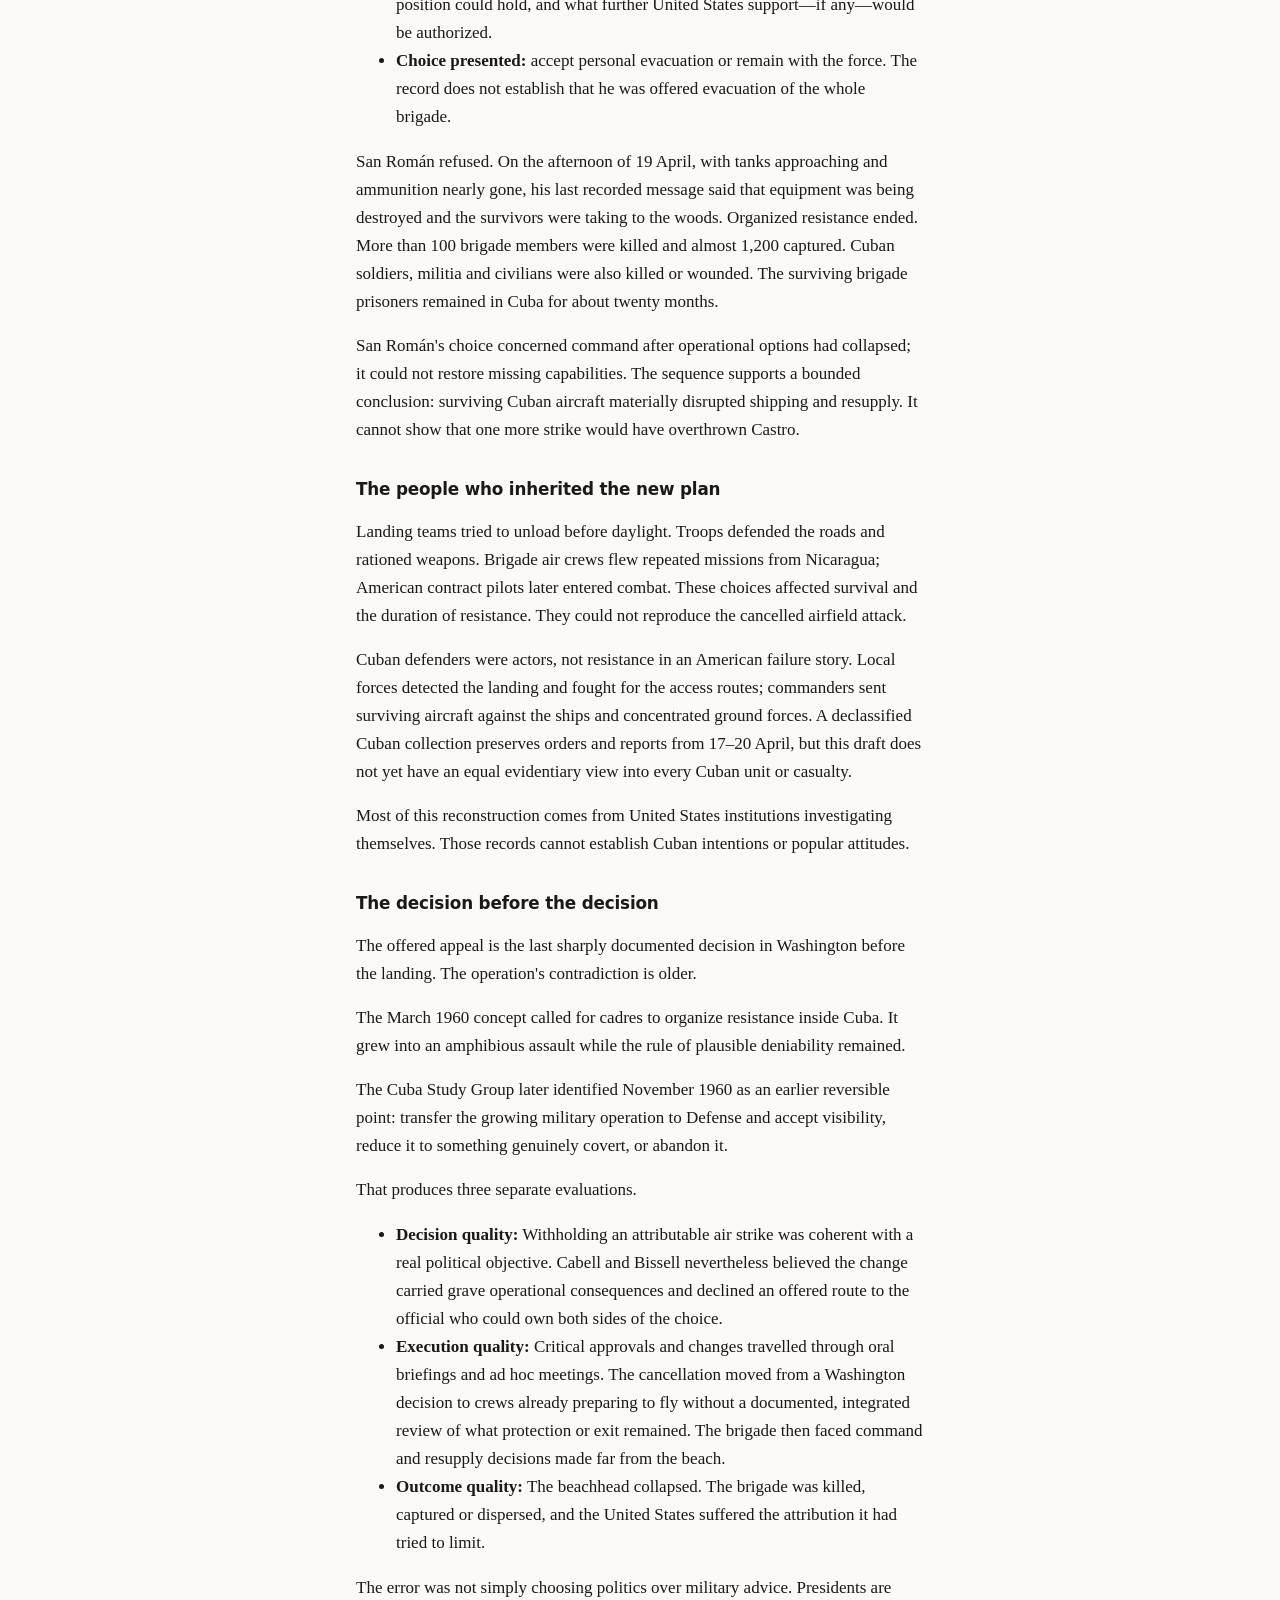
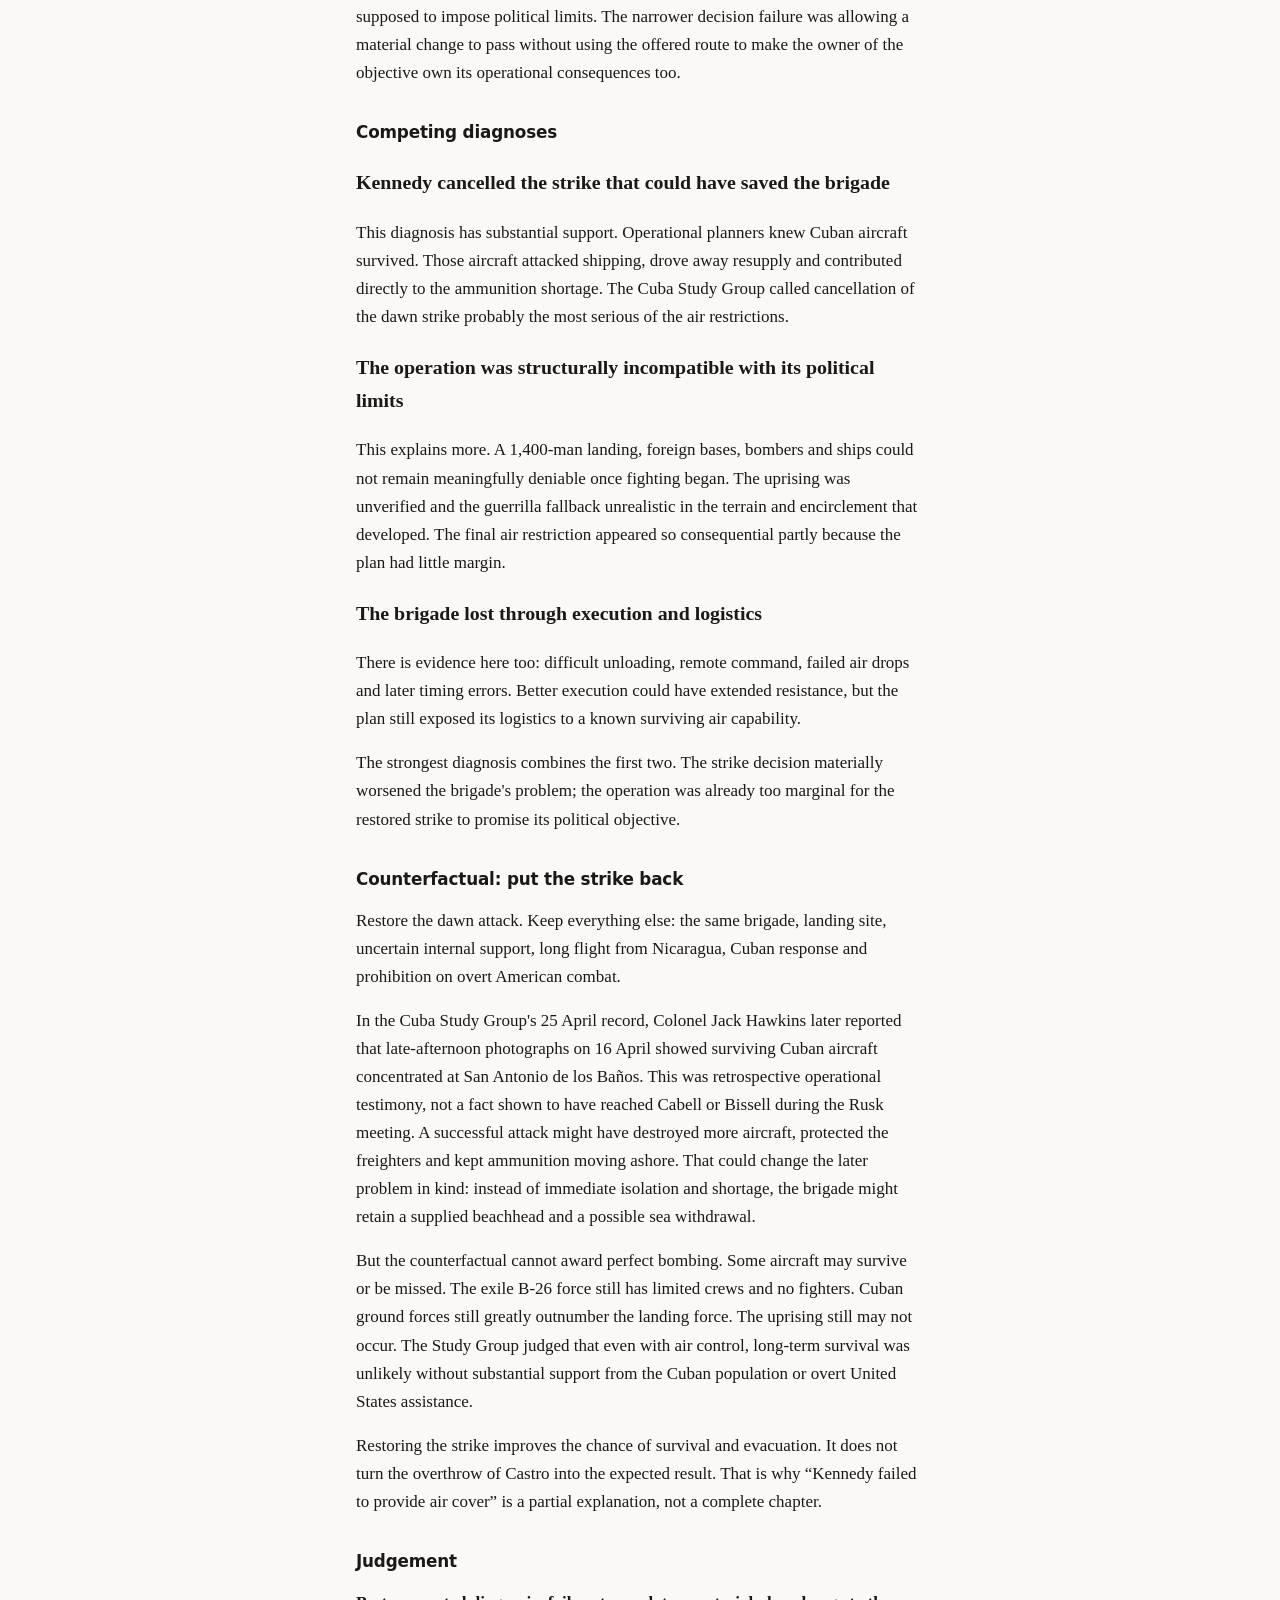
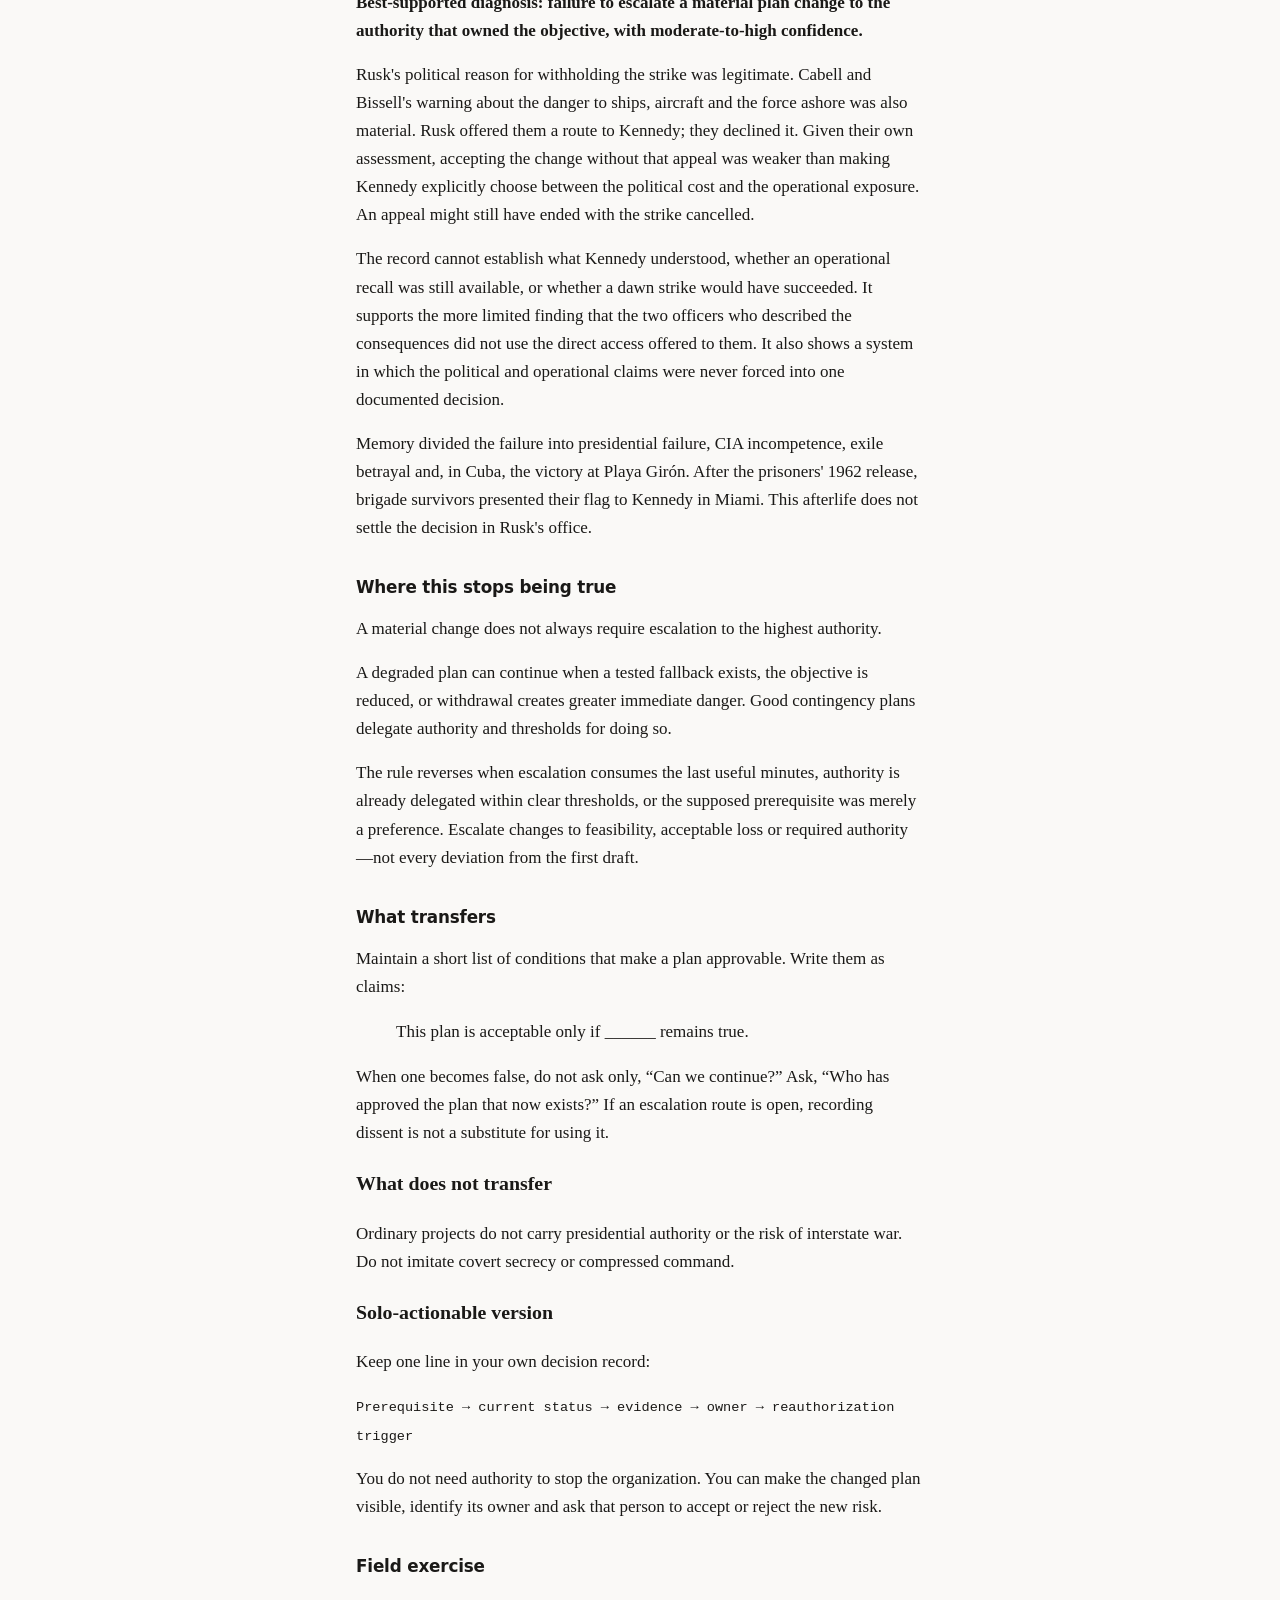
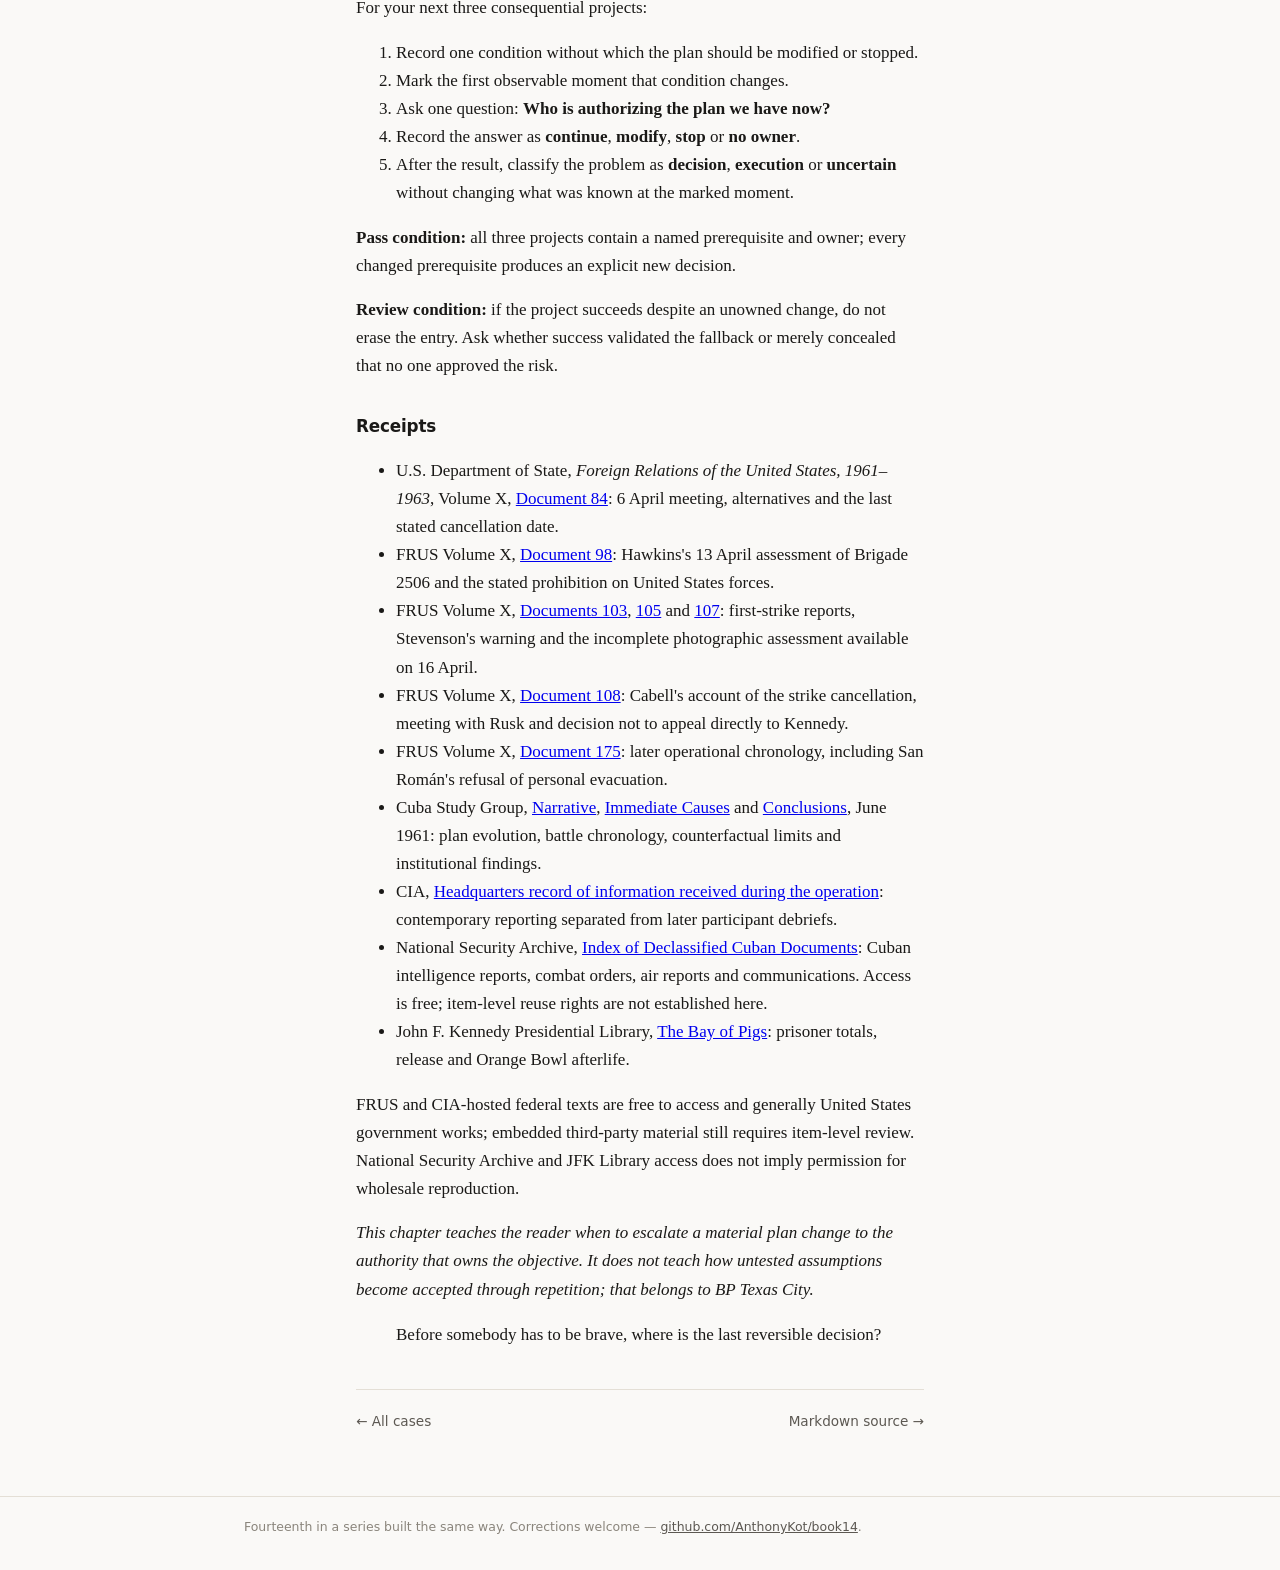
<file: chapters/05-bay-of-pigs.full.html>
<!DOCTYPE html>
<html lang="en">
<head>
<meta charset="utf-8">
<meta name="viewport" content="width=device-width, initial-scale=1">
<title>5 · The plan that kept its approval — full chapter — Historical Fuck-Ups</title>
<meta name="description" content="Full decision-forcing chapter with evidence ledger, competing diagnoses, counterfactual and receipts.">
<link rel="stylesheet" href="../static/style.css">
<script src="../static/theme.js"></script>
</head>
<body>
<header class="site-header">
  <div class="wrap">
    <a class="brand" href="../index.html">Historical <span>Fuck-Ups</span></a>
    <nav class="site-nav">
      <a href="../index.html">Cases</a>
      <a href="../about.html">Method</a>
      <button class="theme-toggle" type="button">☾ Dark</button>
    </nav>
  </div>
</header>
<main class="wrap full-md">
<p class="kicker">Case 5 · full chapter with receipts</p>
<h1>The plan that kept its approval</h1>
<p><em>Bay of Pigs · 16 April 1961 · Decision-forcing case</em></p>
<p>At about 9:30 in the evening, the telephone rings at the CIA command post.</p>
<p>McGeorge Bundy tells Deputy Director Charles Cabell that the exile bombers will not be permitted to strike Cuban airfields at dawn. No further attacks may occur until Brigade 2506 captures an airstrip inside Cuba and missions can be launched from there. Further argument should go to Secretary of State Dean Rusk.</p>
<p>Cabell and Richard Bissell reach Rusk's office at about 10:15. They describe what their planners expect without the strike: greater danger to the ships, more air attack on the beachhead and attrition among the exile B-26s meant to isolate the battlefield. In Cabell's later account, Rusk says he understands the military importance but considers the political cost overriding. Ambassador Adlai Stevenson's position at the United Nations may become impossible to sustain.</p>
<p>Then Rusk offers them access to the President.</p>
<p>This chronology comes from Cabell's 9 May memorandum, endorsed by Bissell, and the later Cuba Study Group record—not a transcript. Do the officers who fear the consequences carry the issue one level higher?</p>
<h2 id="role-card">Role card</h2>
<ul>
<li><strong>You are:</strong> Charles Cabell, Deputy Director of Central Intelligence; Richard Bissell, the CIA officer responsible for the operation, is with you.</li>
<li><strong>Objective:</strong> Preserve a viable landing while remaining within the President's ban on overt United States combat.</li>
<li><strong>Clock:</strong> Minutes before the cancellation must reach bomber crews preparing in Nicaragua; the landing force is close to commitment.</li>
<li><strong>Primary resource:</strong> Time spent to preserve operational protection and ownership.</li>
<li><strong>Authority:</strong> You can accept and transmit the order, explain its operational effects, and accept Rusk's offer to appeal directly to Kennedy. You cannot reverse presidential policy yourself.</li>
<li><strong>Constraint:</strong> Cabell later wrote that by the meeting with Rusk it was physically impossible to stop the overall landing. That was his assessment, not a surviving time-stamped response from the ships.</li>
</ul>
<h2 id="what-is-on-the-table">What is on the table</h2>
<h3 id="known-to-this-role">Known to this role</h3>
<ul>
<li>Bundy has conveyed the decision: no dawn strike until missions can originate from an airstrip held inside Cuba.</li>
<li>The 15 April attack used eight exile-flown B-26s. Initial pilot reports claimed heavy damage, but CIA planning proceeded on the understanding that Cuban combat aircraft remained.</li>
<li>The plan uses exile B-26s against aircraft and ground forces. Cabell and Bissell describe the dawn strike as important protection for ships and troops.</li>
<li>Kennedy has prohibited overt use of United States forces. Brigade leaders have been told not to expect them.</li>
<li>Rusk says another strike could make the United States position at the United Nations unacceptable.</li>
<li>Rusk offers direct access to Kennedy. Cabell and Bissell have not yet taken it.</li>
</ul>
<h3 id="inside-the-government-but-not-established-as-received-by-this-role-that-night">Inside the government, but not established as received by this role that night</h3>
<ul>
<li>Stevenson warned at 6 p.m. that evidence of attacks launched outside Cuba could gravely alter the United Nations debate. His earlier defense had assumed pilots defecting from inside Cuba.</li>
<li>Earlier military evaluation warned that one attacking Cuban aircraft might sink much of the invasion shipping if surprise were lost.</li>
<li>Kennedy had asked earlier in April for the last point at which he could delay or cancel the operation and had been told 16 April.</li>
</ul>
<h3 id="reasonably-inferable">Reasonably inferable</h3>
<ul>
<li>A second attack from outside Cuba will further damage deniability, regardless of the markings on the aircraft.</li>
<li>Withholding a protection planners described as vital exposes shipping and troops to greater air attack.</li>
<li>Silence after being offered an appeal will be operationally indistinguishable from accepting the change.</li>
</ul>
<h3 id="possible">Possible</h3>
<ul>
<li>The surviving Cuban aircraft may be too few, damaged or poorly employed to defeat the landing.</li>
<li>The dawn strike may destroy enough of them to preserve the ships and beachhead.</li>
<li>A successful landing may produce an uprising, but resistance reports do not establish its scale or readiness.</li>
<li>A rapid mitigation—closer naval protection, revised air tasks or faster unloading—may reduce some of the added exposure without reversing the order.</li>
</ul>
<h3 id="unknown">Unknown</h3>
<ul>
<li>The exact number, condition and location of operational Cuban aircraft at dawn.</li>
<li>Whether the exile bombers will find and destroy them.</li>
<li>How rapidly Cuban forces can concentrate against the beachhead.</li>
<li>Whether meaningful support inside Cuba will appear, and on what timetable.</li>
<li>Whether a recall, diversion or delay remains physically possible. Cabell believes it does not; the surviving record does not show a fresh query to the force confirming it.</li>
<li>The international response to another strike—or a failed landing.</li>
</ul>
<h3 id="later-informationexcluded-from-the-choice">Later information—excluded from the choice</h3>
<ul>
<li>The Cuban aircraft's effectiveness and the ships, supplies and aircraft that will be lost.</li>
<li>The speed of the Cuban ground response.</li>
<li>The Cuba Study Group's later conclusions about the strike, ammunition shortage and structural weaknesses of the operation.</li>
</ul>
<h3 id="unknowable-from-the-surviving-record">Unknowable from the surviving record</h3>
<ul>
<li>Whether Cabell or Bissell privately expected Kennedy to authorize overt rescue if the beachhead collapsed.</li>
<li>Why they ultimately decided that a direct appeal would serve no purpose beyond the explanation they later recorded.</li>
</ul>
<h2 id="the-decision">The decision</h2>
<h3 id="a-appeal-directly-to-kennedy">A. Appeal directly to Kennedy</h3>
<p>Accept Rusk's offer. State what changes operationally, what remains uncertain and why the modified plan needs presidential ownership. The appeal may restore the strike or confirm its cancellation. It may also consume minutes needed to organize mitigation.</p>
<h3 id="b-accept-the-decision-and-mitigate">B. Accept the decision and mitigate</h3>
<p>Transmit the cancellation immediately. Re-task exile aircraft for close support, seek whatever ship protection remains within the ban and tell field commanders what has changed. This respects the political limit and preserves time. It cannot reproduce a strike against aircraft still on the ground.</p>
<h3 id="c-verify-whether-the-landing-can-still-be-recalled-or-redirected">C. Verify whether the landing can still be recalled or redirected</h3>
<p>Send an immediate query to the operational force rather than relying solely on the Washington assessment. Do not assume that recall is available: Cabell's later account says it was not. If the answer confirms commitment, return at once to A or B. The query may identify a remaining option, but it may instead spend scarce time proving that the option has gone.</p>
<p><strong>What do you do? What fact would make you change your answer?</strong></p>
<p>Do not answer “raise the concern.” Decide whether you personally carry it to the person who can reverse the order.</p>
<h2 id="what-happened">What happened</h2>
<p>Cabell and Bissell did not accept Rusk's offer to contact Kennedy. In Cabell's later account, they judged that the Secretary had understood their argument and that a further appeal would serve no useful purpose.</p>
<p>Cabell's memorandum separates Bundy's 9:30 call from the later message to the pilots, which it says caught them in their cockpits. It does not independently time send and receipt—or establish that recall remained possible.</p>
<p>The landing continued.</p>
<p>Brigade troops began going ashore at about 1 a.m. on 17 April. Cuban aircraft attacked after daylight. The freighters <em>Rio Escondido</em> and <em>Houston</em> were hit; the former carried ten days of reserve ammunition and other supplies. Other ships moved away from the beachhead. Ammunition became the immediate constraint on the force ashore.</p>
<h3 id="a-second-decision-blue-beach-18-april">A second decision: Blue Beach, 18 April</h3>
<p>At about 8 p.m., according to the later Cuba Study Group narrative, CIA headquarters offered Brigade commander José Pérez San Román a way to leave the beachhead.</p>
<p>His evidence horizon was narrower than Washington's had been:</p>
<ul>
<li><strong>Known:</strong> Red Beach had been lost; Blue Beach was under pressure from tanks and aircraft; ammunition was scarce; requests for resupply and air support had not restored a secure supply line.</li>
<li><strong>Unknown:</strong> whether another supply attempt would arrive, how long the position could hold, and what further United States support—if any—would be authorized.</li>
<li><strong>Choice presented:</strong> accept personal evacuation or remain with the force. The record does not establish that he was offered evacuation of the whole brigade.</li>
</ul>
<p>San Román refused. On the afternoon of 19 April, with tanks approaching and ammunition nearly gone, his last recorded message said that equipment was being destroyed and the survivors were taking to the woods. Organized resistance ended. More than 100 brigade members were killed and almost 1,200 captured. Cuban soldiers, militia and civilians were also killed or wounded. The surviving brigade prisoners remained in Cuba for about twenty months.</p>
<p>San Román's choice concerned command after operational options had collapsed; it could not restore missing capabilities. The sequence supports a bounded conclusion: surviving Cuban aircraft materially disrupted shipping and resupply. It cannot show that one more strike would have overthrown Castro.</p>
<h2 id="the-people-who-inherited-the-new-plan">The people who inherited the new plan</h2>
<p>Landing teams tried to unload before daylight. Troops defended the roads and rationed weapons. Brigade air crews flew repeated missions from Nicaragua; American contract pilots later entered combat. These choices affected survival and the duration of resistance. They could not reproduce the cancelled airfield attack.</p>
<p>Cuban defenders were actors, not resistance in an American failure story. Local forces detected the landing and fought for the access routes; commanders sent surviving aircraft against the ships and concentrated ground forces. A declassified Cuban collection preserves orders and reports from 17–20 April, but this draft does not yet have an equal evidentiary view into every Cuban unit or casualty.</p>
<p>Most of this reconstruction comes from United States institutions investigating themselves. Those records cannot establish Cuban intentions or popular attitudes.</p>
<h2 id="the-decision-before-the-decision">The decision before the decision</h2>
<p>The offered appeal is the last sharply documented decision in Washington before the landing. The operation's contradiction is older.</p>
<p>The March 1960 concept called for cadres to organize resistance inside Cuba. It grew into an amphibious assault while the rule of plausible deniability remained.</p>
<p>The Cuba Study Group later identified November 1960 as an earlier reversible point: transfer the growing military operation to Defense and accept visibility, reduce it to something genuinely covert, or abandon it.</p>
<p>That produces three separate evaluations.</p>
<ul>
<li><strong>Decision quality:</strong> Withholding an attributable air strike was coherent with a real political objective. Cabell and Bissell nevertheless believed the change carried grave operational consequences and declined an offered route to the official who could own both sides of the choice.</li>
<li><strong>Execution quality:</strong> Critical approvals and changes travelled through oral briefings and ad hoc meetings. The cancellation moved from a Washington decision to crews already preparing to fly without a documented, integrated review of what protection or exit remained. The brigade then faced command and resupply decisions made far from the beach.</li>
<li><strong>Outcome quality:</strong> The beachhead collapsed. The brigade was killed, captured or dispersed, and the United States suffered the attribution it had tried to limit.</li>
</ul>
<p>The error was not simply choosing politics over military advice. Presidents are supposed to impose political limits. The narrower decision failure was allowing a material change to pass without using the offered route to make the owner of the objective own its operational consequences too.</p>
<h2 id="competing-diagnoses">Competing diagnoses</h2>
<h3 id="kennedy-cancelled-the-strike-that-could-have-saved-the-brigade">Kennedy cancelled the strike that could have saved the brigade</h3>
<p>This diagnosis has substantial support. Operational planners knew Cuban aircraft survived. Those aircraft attacked shipping, drove away resupply and contributed directly to the ammunition shortage. The Cuba Study Group called cancellation of the dawn strike probably the most serious of the air restrictions.</p>
<h3 id="the-operation-was-structurally-incompatible-with-its-political-limits">The operation was structurally incompatible with its political limits</h3>
<p>This explains more. A 1,400-man landing, foreign bases, bombers and ships could not remain meaningfully deniable once fighting began. The uprising was unverified and the guerrilla fallback unrealistic in the terrain and encirclement that developed. The final air restriction appeared so consequential partly because the plan had little margin.</p>
<h3 id="the-brigade-lost-through-execution-and-logistics">The brigade lost through execution and logistics</h3>
<p>There is evidence here too: difficult unloading, remote command, failed air drops and later timing errors. Better execution could have extended resistance, but the plan still exposed its logistics to a known surviving air capability.</p>
<p>The strongest diagnosis combines the first two. The strike decision materially worsened the brigade's problem; the operation was already too marginal for the restored strike to promise its political objective.</p>
<h2 id="counterfactual-put-the-strike-back">Counterfactual: put the strike back</h2>
<p>Restore the dawn attack. Keep everything else: the same brigade, landing site, uncertain internal support, long flight from Nicaragua, Cuban response and prohibition on overt American combat.</p>
<p>In the Cuba Study Group's 25 April record, Colonel Jack Hawkins later reported that late-afternoon photographs on 16 April showed surviving Cuban aircraft concentrated at San Antonio de los Baños. This was retrospective operational testimony, not a fact shown to have reached Cabell or Bissell during the Rusk meeting. A successful attack might have destroyed more aircraft, protected the freighters and kept ammunition moving ashore. That could change the later problem in kind: instead of immediate isolation and shortage, the brigade might retain a supplied beachhead and a possible sea withdrawal.</p>
<p>But the counterfactual cannot award perfect bombing. Some aircraft may survive or be missed. The exile B-26 force still has limited crews and no fighters. Cuban ground forces still greatly outnumber the landing force. The uprising still may not occur. The Study Group judged that even with air control, long-term survival was unlikely without substantial support from the Cuban population or overt United States assistance.</p>
<p>Restoring the strike improves the chance of survival and evacuation. It does not turn the overthrow of Castro into the expected result. That is why “Kennedy failed to provide air cover” is a partial explanation, not a complete chapter.</p>
<h2 id="judgement">Judgement</h2>
<p><strong>Best-supported diagnosis: failure to escalate a material plan change to the authority that owned the objective, with moderate-to-high confidence.</strong></p>
<p>Rusk's political reason for withholding the strike was legitimate. Cabell and Bissell's warning about the danger to ships, aircraft and the force ashore was also material. Rusk offered them a route to Kennedy; they declined it. Given their own assessment, accepting the change without that appeal was weaker than making Kennedy explicitly choose between the political cost and the operational exposure. An appeal might still have ended with the strike cancelled.</p>
<p>The record cannot establish what Kennedy understood, whether an operational recall was still available, or whether a dawn strike would have succeeded. It supports the more limited finding that the two officers who described the consequences did not use the direct access offered to them. It also shows a system in which the political and operational claims were never forced into one documented decision.</p>
<p>Memory divided the failure into presidential failure, CIA incompetence, exile betrayal and, in Cuba, the victory at Playa Girón. After the prisoners' 1962 release, brigade survivors presented their flag to Kennedy in Miami. This afterlife does not settle the decision in Rusk's office.</p>
<h2 id="where-this-stops-being-true">Where this stops being true</h2>
<p>A material change does not always require escalation to the highest authority.</p>
<p>A degraded plan can continue when a tested fallback exists, the objective is reduced, or withdrawal creates greater immediate danger. Good contingency plans delegate authority and thresholds for doing so.</p>
<p>The rule reverses when escalation consumes the last useful minutes, authority is already delegated within clear thresholds, or the supposed prerequisite was merely a preference. Escalate changes to feasibility, acceptable loss or required authority—not every deviation from the first draft.</p>
<h2 id="what-transfers">What transfers</h2>
<p>Maintain a short list of conditions that make a plan approvable. Write them as claims:</p>
<blockquote>
<p>This plan is acceptable only if ______ remains true.</p>
</blockquote>
<p>When one becomes false, do not ask only, “Can we continue?” Ask, “Who has approved the plan that now exists?” If an escalation route is open, recording dissent is not a substitute for using it.</p>
<h3 id="what-does-not-transfer">What does not transfer</h3>
<p>Ordinary projects do not carry presidential authority or the risk of interstate war. Do not imitate covert secrecy or compressed command.</p>
<h3 id="solo-actionable-version">Solo-actionable version</h3>
<p>Keep one line in your own decision record:</p>
<p><code>Prerequisite → current status → evidence → owner → reauthorization trigger</code></p>
<p>You do not need authority to stop the organization. You can make the changed plan visible, identify its owner and ask that person to accept or reject the new risk.</p>
<h2 id="field-exercise">Field exercise</h2>
<p>For your next three consequential projects:</p>
<ol type="1">
<li>Record one condition without which the plan should be modified or stopped.</li>
<li>Mark the first observable moment that condition changes.</li>
<li>Ask one question: <strong>Who is authorizing the plan we have now?</strong></li>
<li>Record the answer as <strong>continue</strong>, <strong>modify</strong>, <strong>stop</strong> or <strong>no owner</strong>.</li>
<li>After the result, classify the problem as <strong>decision</strong>, <strong>execution</strong> or <strong>uncertain</strong> without changing what was known at the marked moment.</li>
</ol>
<p><strong>Pass condition:</strong> all three projects contain a named prerequisite and owner; every changed prerequisite produces an explicit new decision.</p>
<p><strong>Review condition:</strong> if the project succeeds despite an unowned change, do not erase the entry. Ask whether success validated the fallback or merely concealed that no one approved the risk.</p>
<h2 id="receipts">Receipts</h2>
<ul>
<li>U.S. Department of State, <em>Foreign Relations of the United States, 1961–1963</em>, Volume X, <a href="https://history.state.gov/historicaldocuments/frus1961-63v10/d84">Document 84</a>: 6 April meeting, alternatives and the last stated cancellation date.</li>
<li>FRUS Volume X, <a href="https://history.state.gov/historicaldocuments/frus1961-63v10/d98">Document 98</a>: Hawkins's 13 April assessment of Brigade 2506 and the stated prohibition on United States forces.</li>
<li>FRUS Volume X, <a href="https://history.state.gov/historicaldocuments/frus1961-63v10/d103">Documents 103</a>, <a href="https://history.state.gov/historicaldocuments/frus1961-63v10/d105">105</a> and <a href="https://history.state.gov/historicaldocuments/frus1961-63v10/d107">107</a>: first-strike reports, Stevenson's warning and the incomplete photographic assessment available on 16 April.</li>
<li>FRUS Volume X, <a href="https://history.state.gov/historicaldocuments/frus1961-63v10/d108">Document 108</a>: Cabell's account of the strike cancellation, meeting with Rusk and decision not to appeal directly to Kennedy.</li>
<li>FRUS Volume X, <a href="https://history.state.gov/historicaldocuments/frus1961-63v10/d175">Document 175</a>: later operational chronology, including San Román's refusal of personal evacuation.</li>
<li>Cuba Study Group, <a href="https://history.state.gov/historicaldocuments/frus1961-63v10/d231">Narrative</a>, <a href="https://history.state.gov/historicaldocuments/frus1961-63v10/d232">Immediate Causes</a> and <a href="https://history.state.gov/historicaldocuments/frus1961-63v10/d233">Conclusions</a>, June 1961: plan evolution, battle chronology, counterfactual limits and institutional findings.</li>
<li>CIA, <a href="https://history.state.gov/historicaldocuments/frus1961-63v10/d198">Headquarters record of information received during the operation</a>: contemporary reporting separated from later participant debriefs.</li>
<li>National Security Archive, <a href="https://nsarchive2.gwu.edu/bayofpigs/cuba.html">Index of Declassified Cuban Documents</a>: Cuban intelligence reports, combat orders, air reports and communications. Access is free; item-level reuse rights are not established here.</li>
<li>John F. Kennedy Presidential Library, <a href="https://www.jfklibrary.org/learn/about-jfk/jfk-in-history/the-bay-of-pigs">The Bay of Pigs</a>: prisoner totals, release and Orange Bowl afterlife.</li>
</ul>
<p>FRUS and CIA-hosted federal texts are free to access and generally United States government works; embedded third-party material still requires item-level review. National Security Archive and JFK Library access does not imply permission for wholesale reproduction.</p>
<!-- CHECK: obtain and archive the item-level English translations of the Cuban operational
orders before publication; verify their provenance, pagination and reuse status. -->

<!-- CHECK: locate a contemporaneous White House record fixing the exact time and contents of
Kennedy's conversation with Rusk on 16 April; current chronology relies on later Cabell,
Bundy and Cuba Study Group accounts. -->

<!-- CHECK: archive stable local copies and checksums of the numbered FRUS documents cited
above; the current local source packet contains only the FRUS volume summary page. -->

<p><em>This chapter teaches the reader when to escalate a material plan change to the authority that owns the objective. It does not teach how untested assumptions become accepted through repetition; that belongs to BP Texas City.</em></p>
<blockquote>
<p>Before somebody has to be brave, where is the last reversible decision?</p>
</blockquote>
<nav class="chapter-nav">
  <a href="../index.html">← All cases</a>
  <a href="https://github.com/AnthonyKot/book14/blob/main/chapters/05-bay-of-pigs.md">Markdown source →</a>
</nav>
</main>
<footer class="site-footer"><div class="wrap"><p>Fourteenth in a series built the same way. Corrections welcome — <a href="https://github.com/AnthonyKot/book14">github.com/AnthonyKot/book14</a>.</p></div></footer>
</body>
</html>
</file>
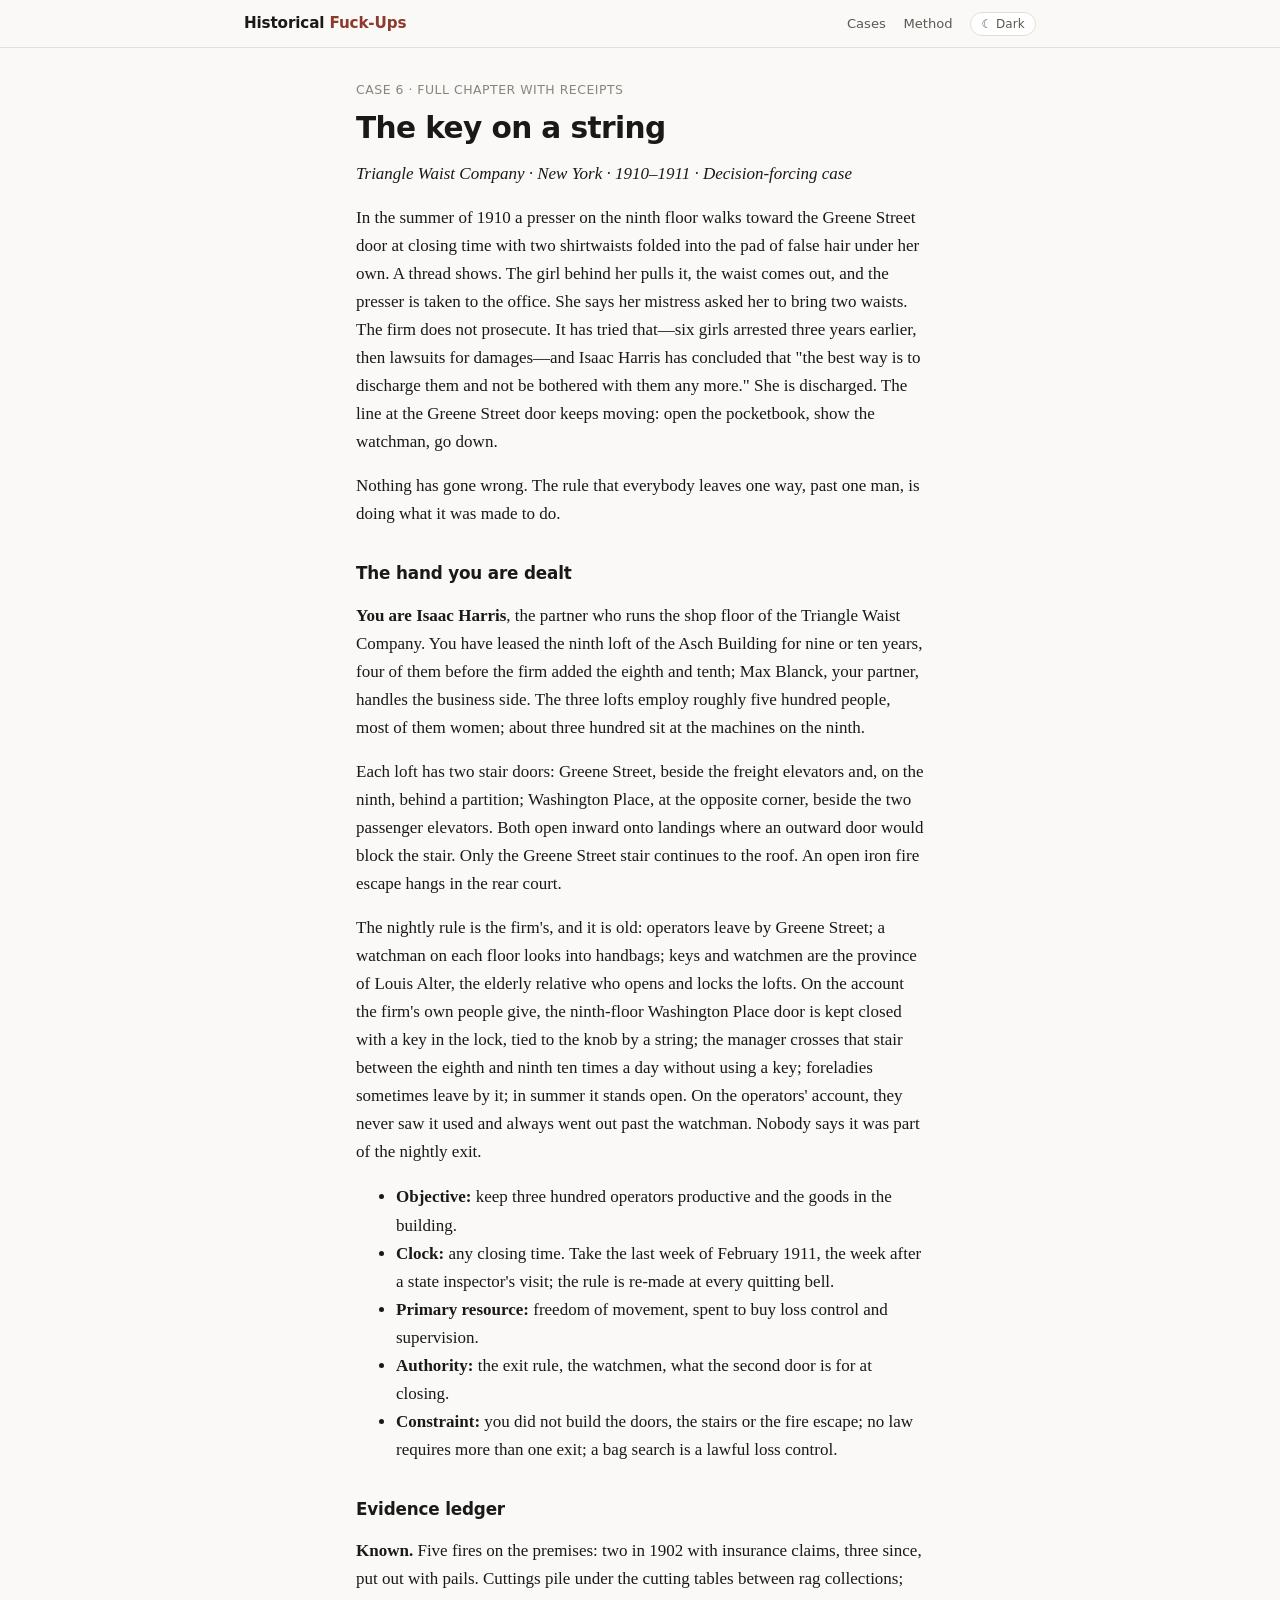
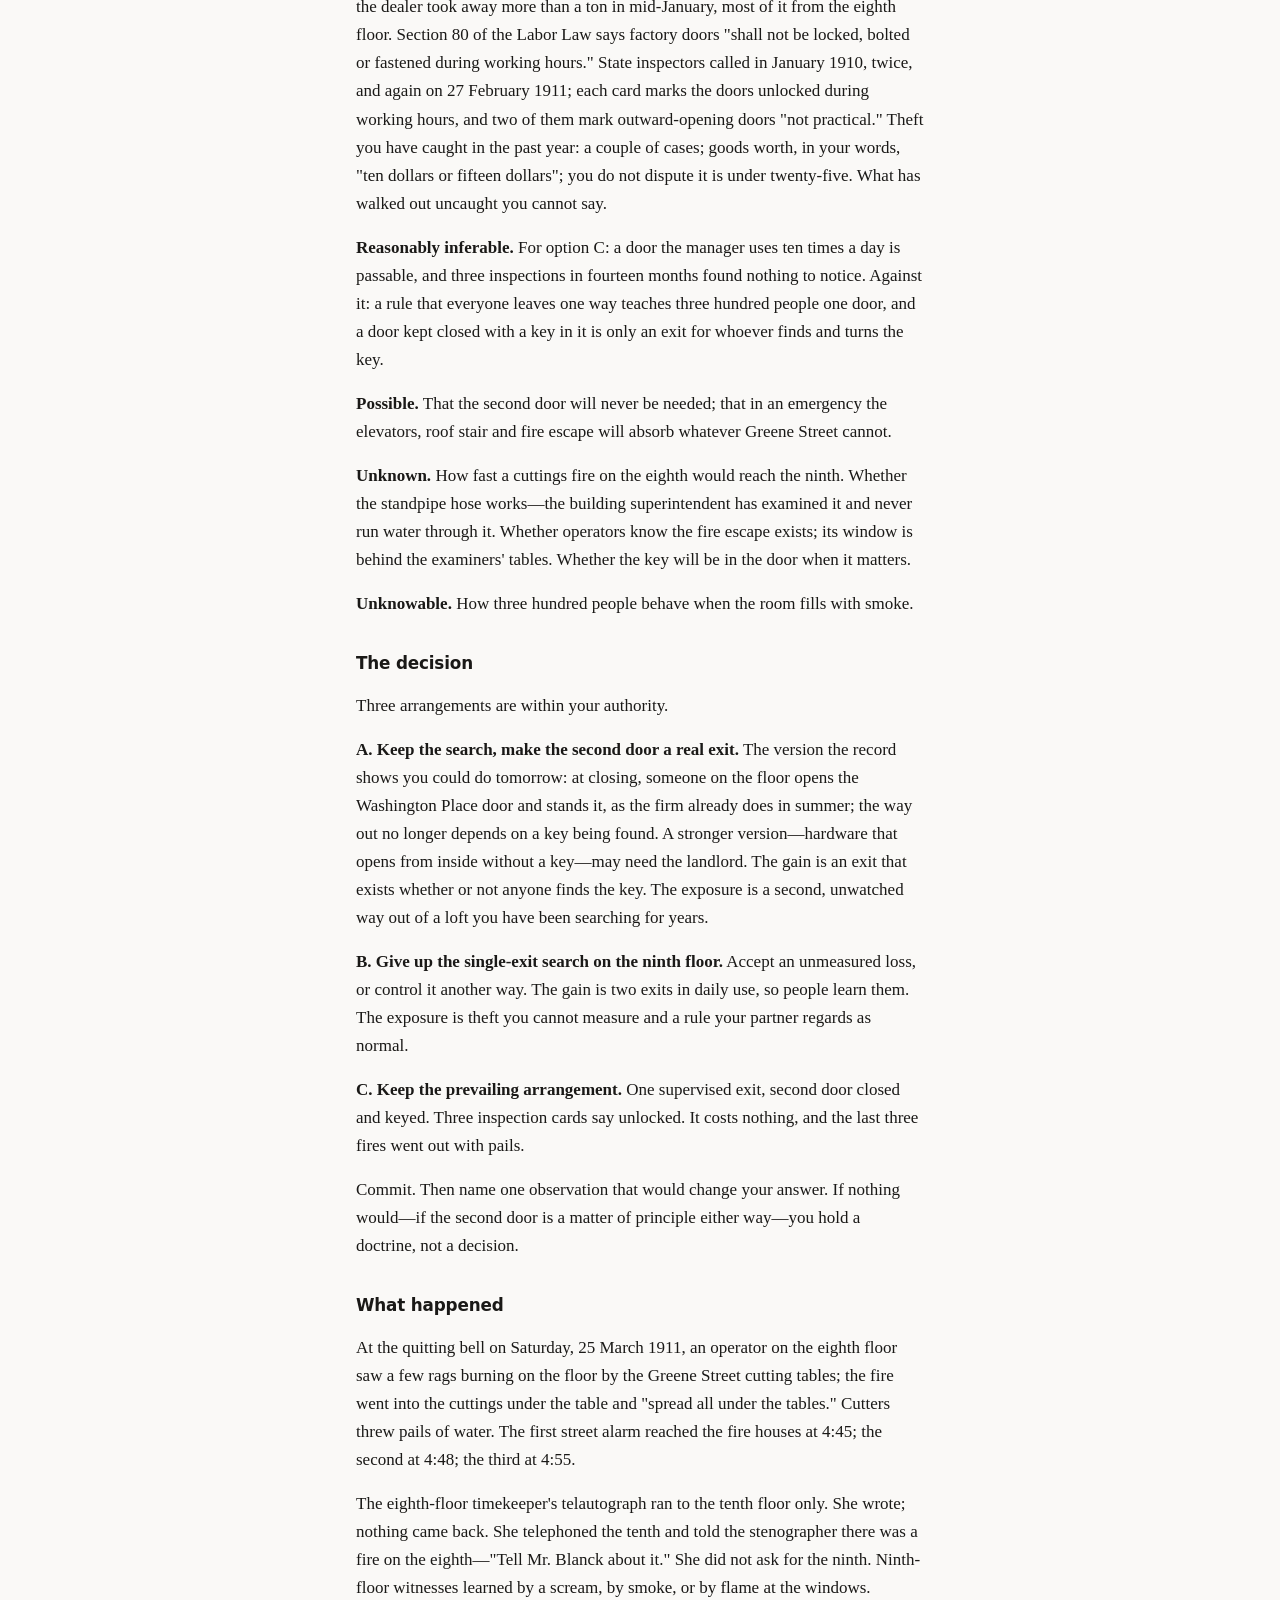
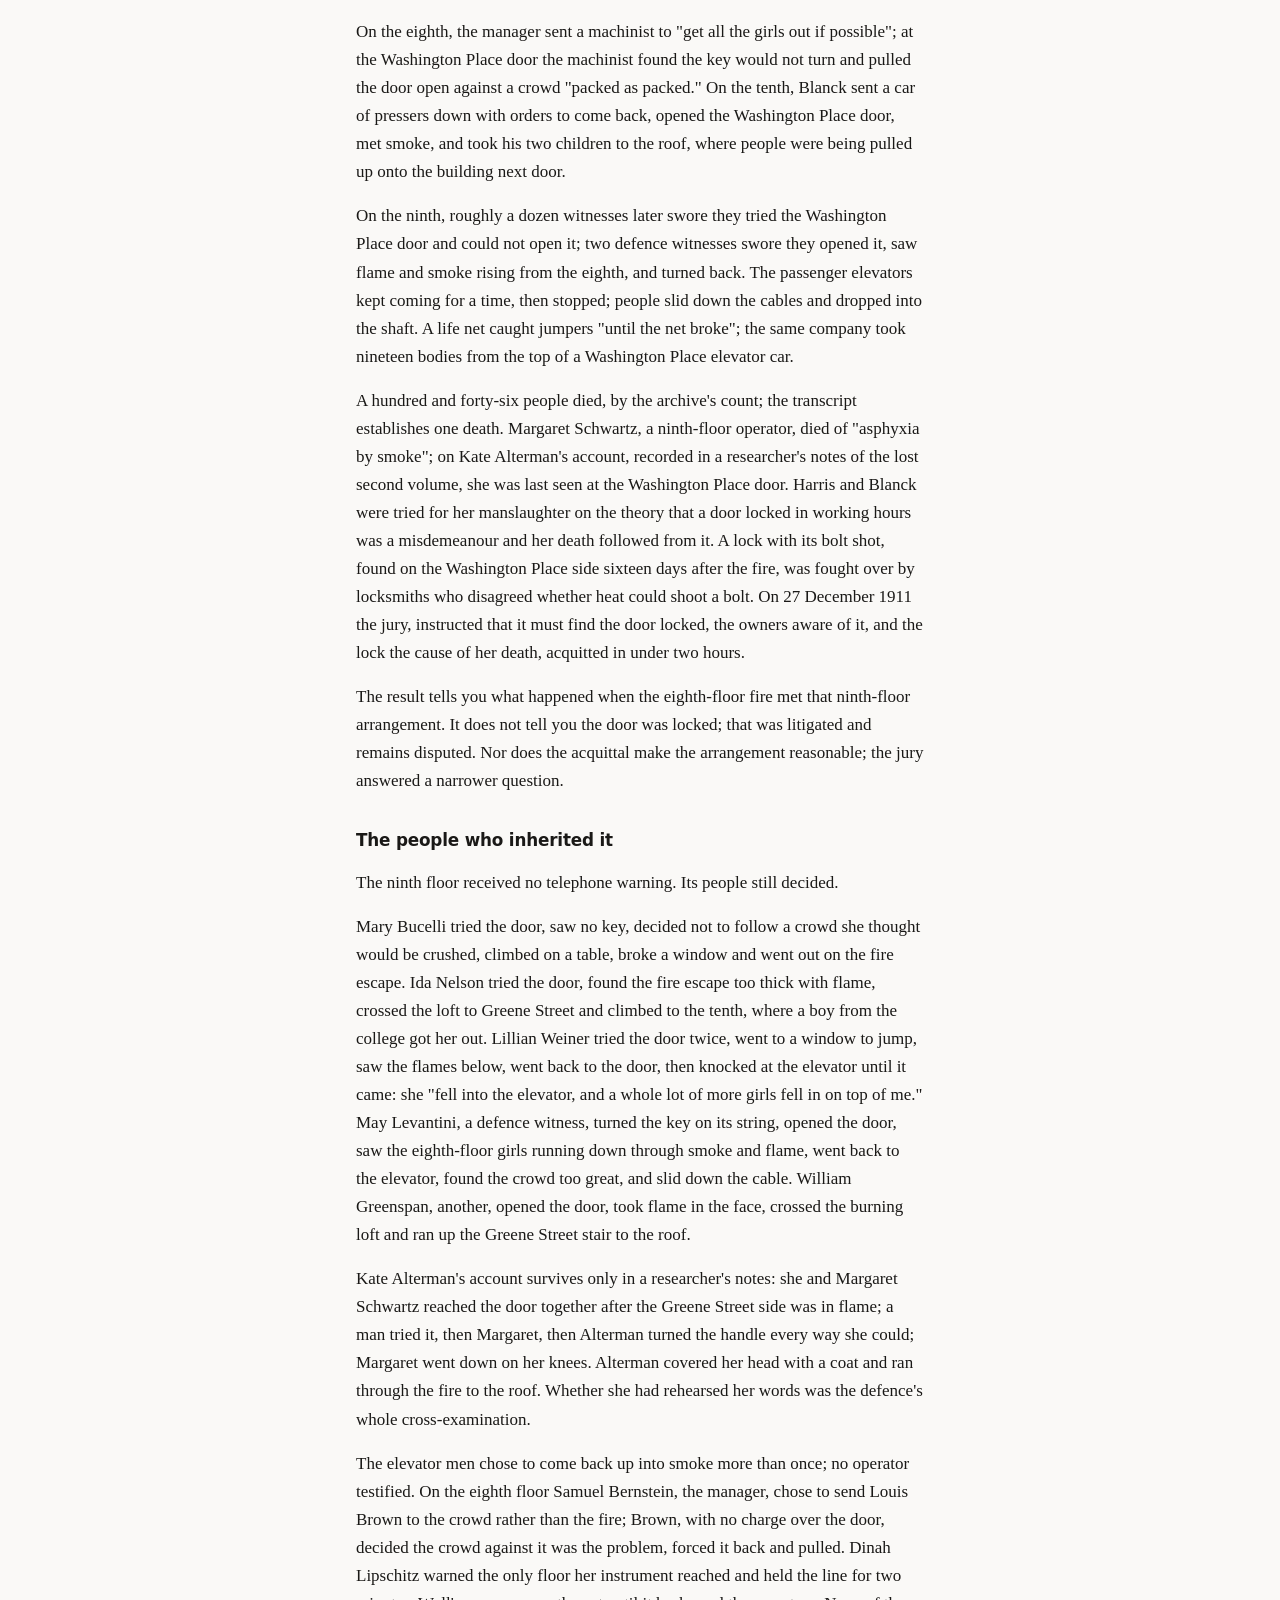
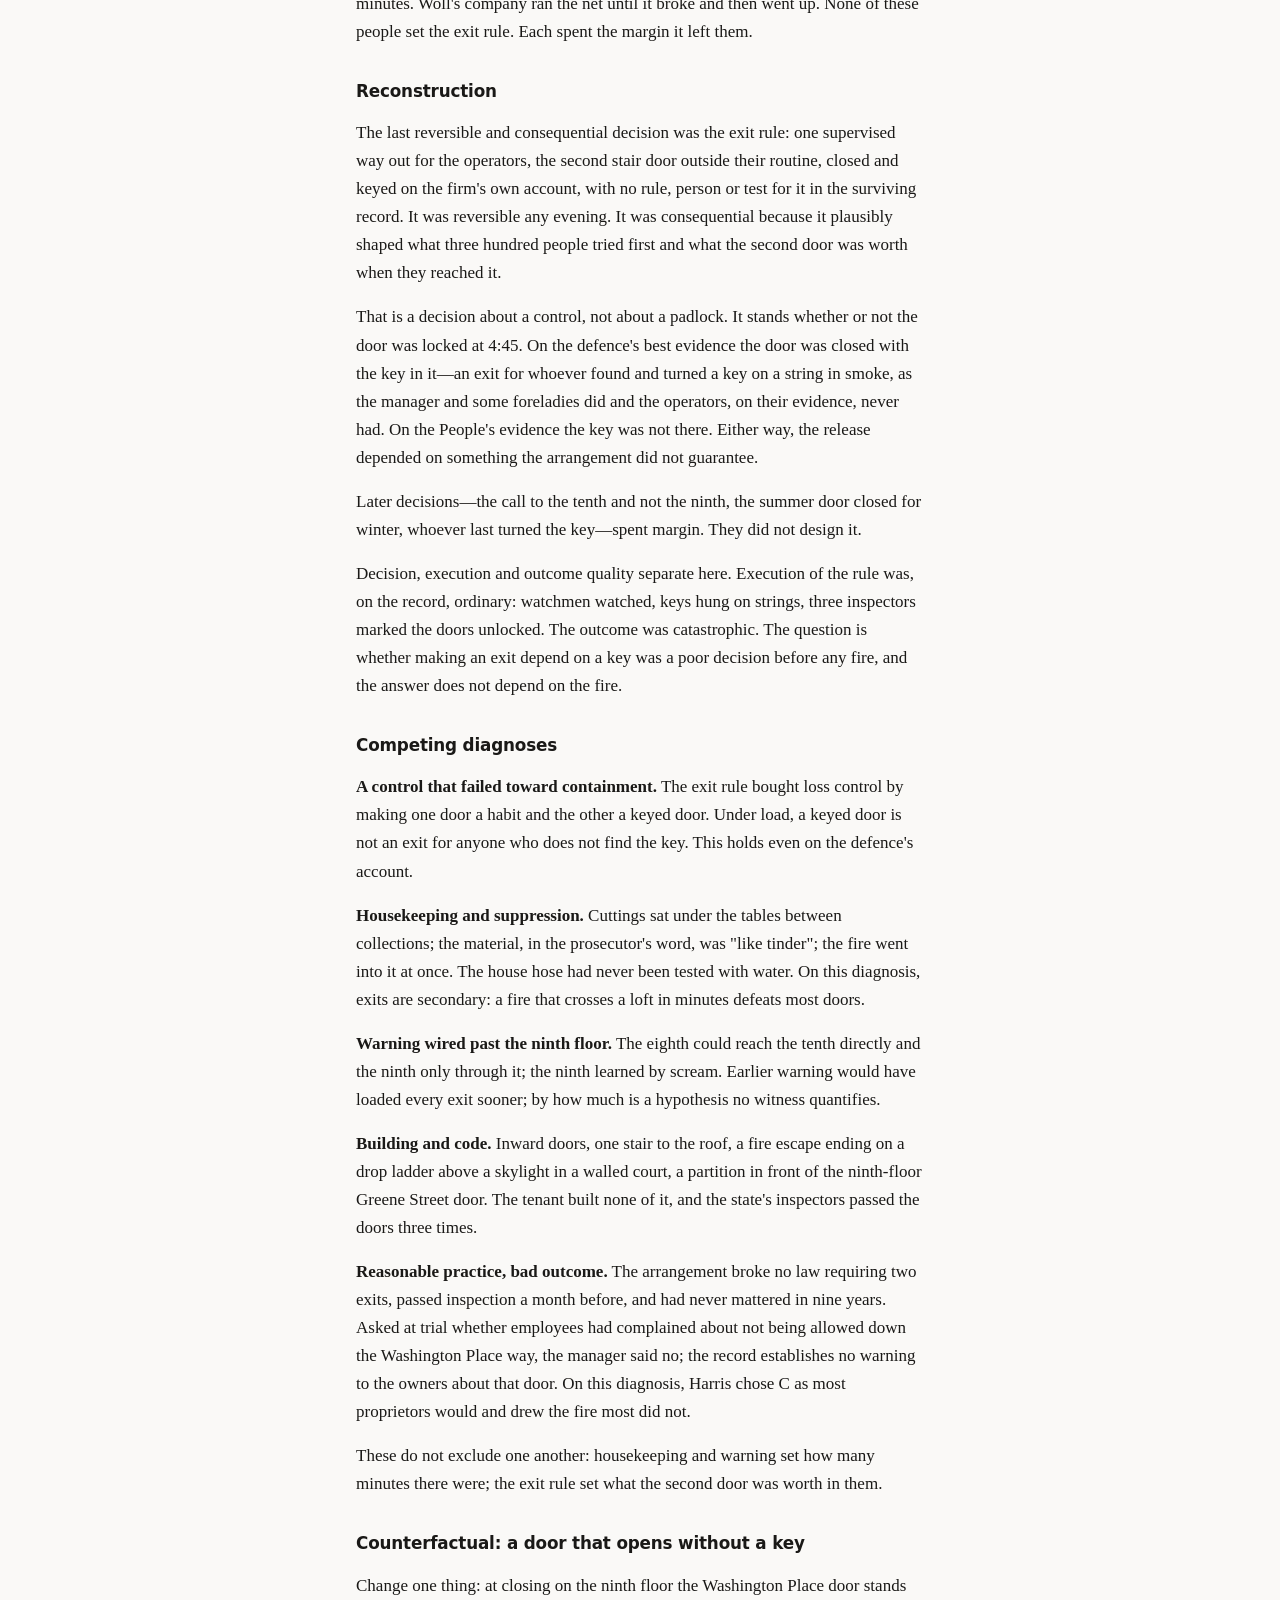
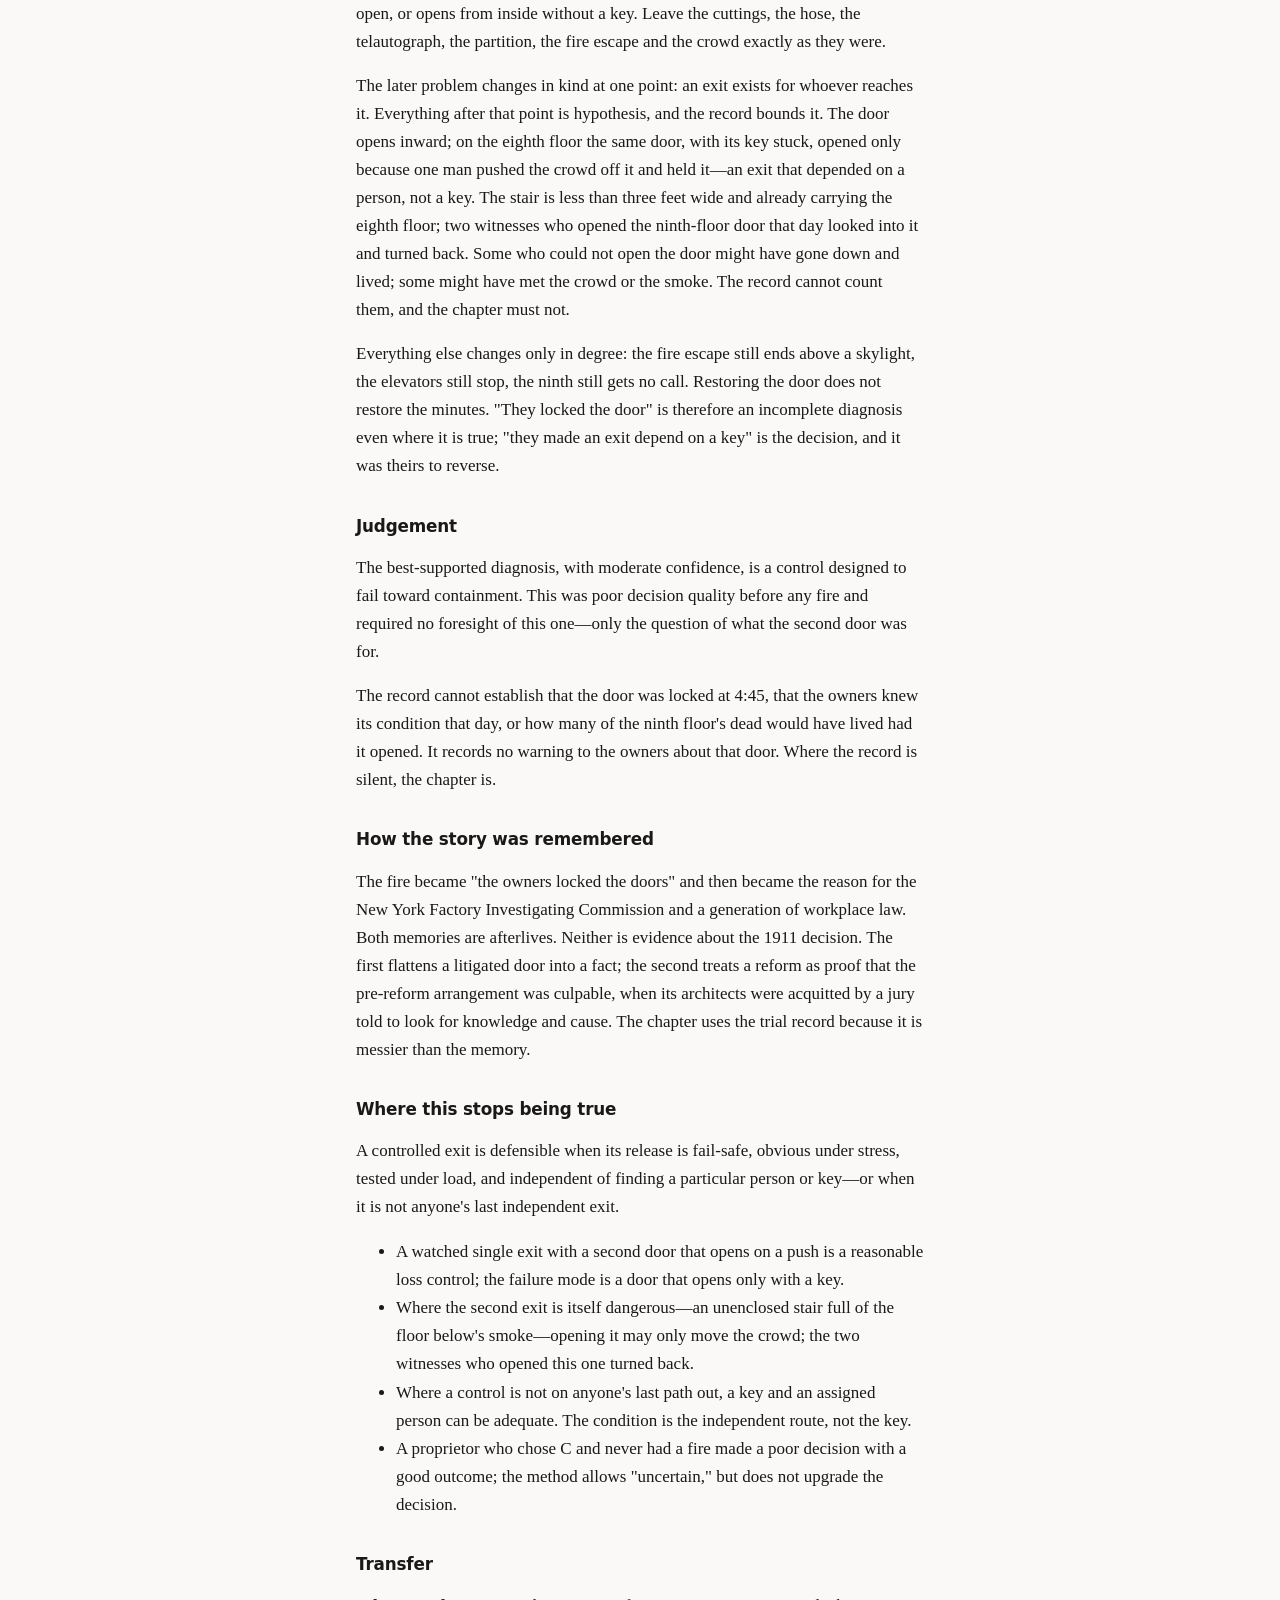
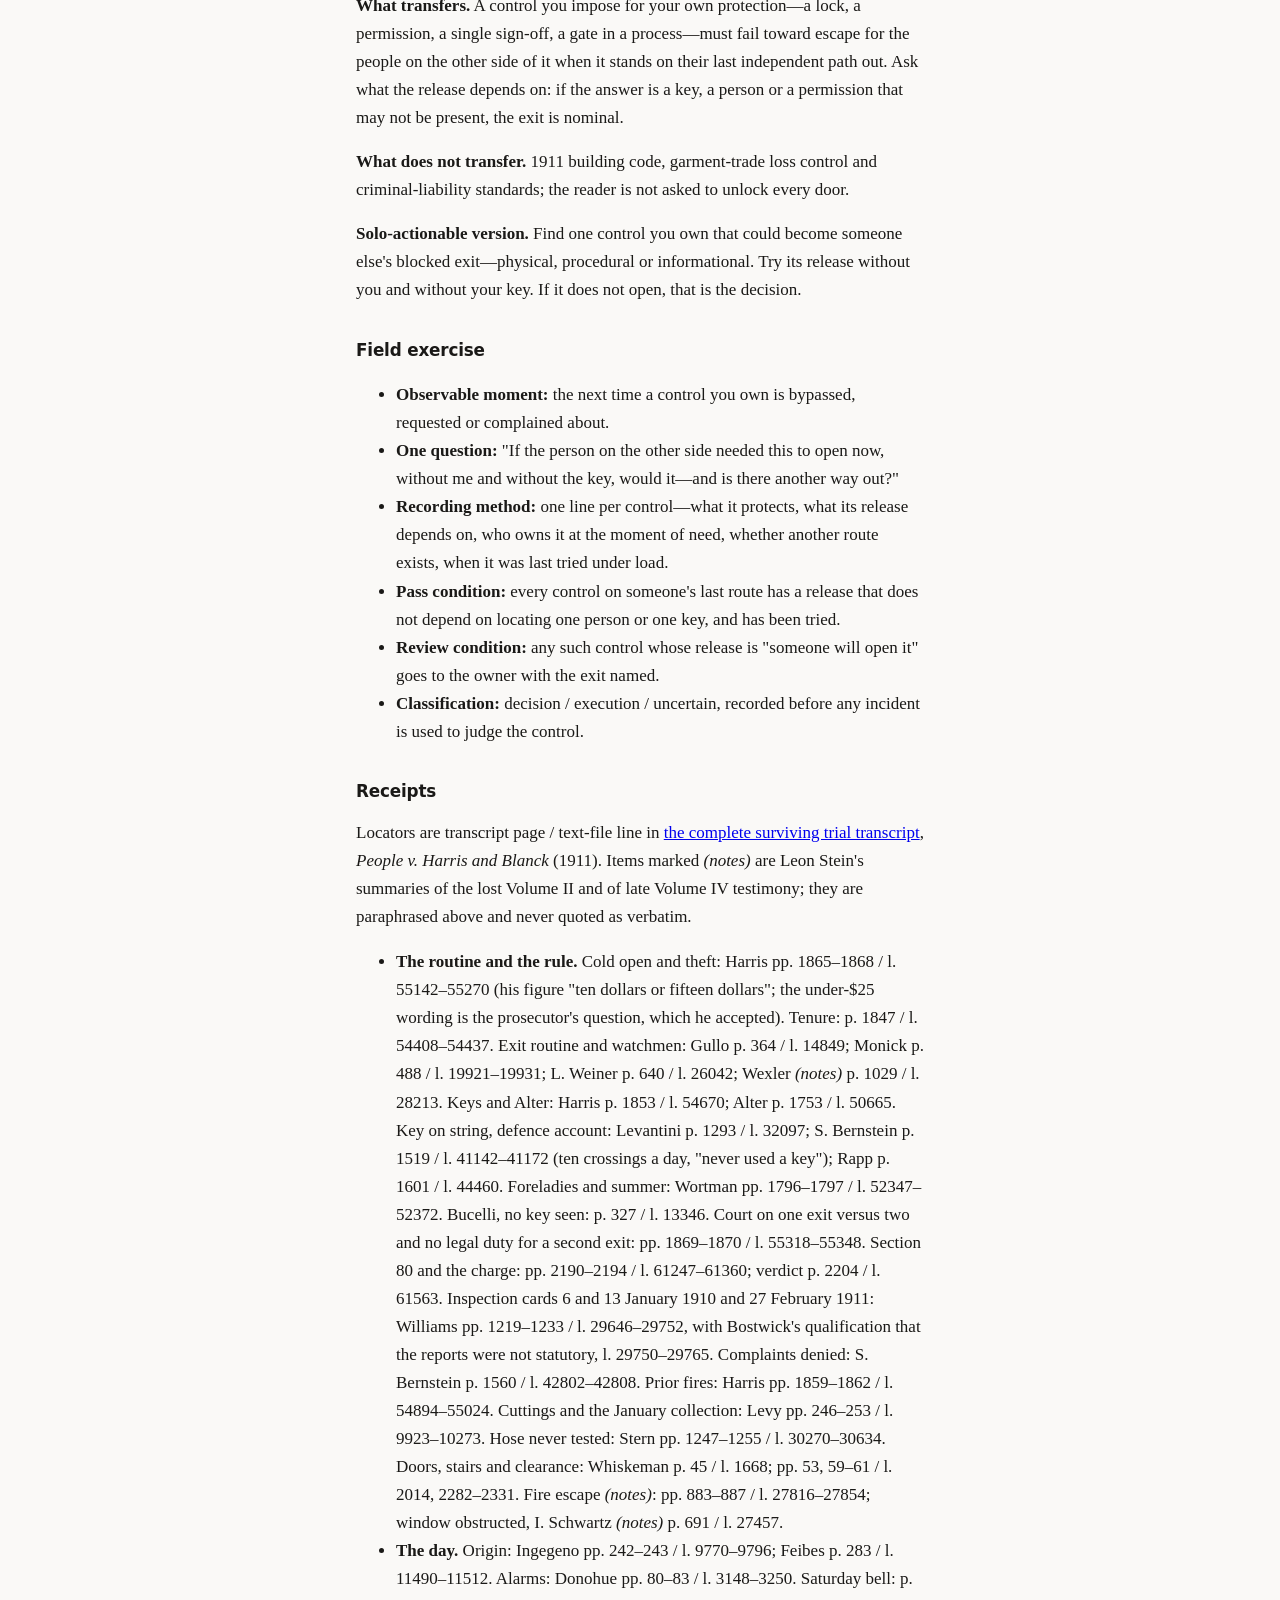
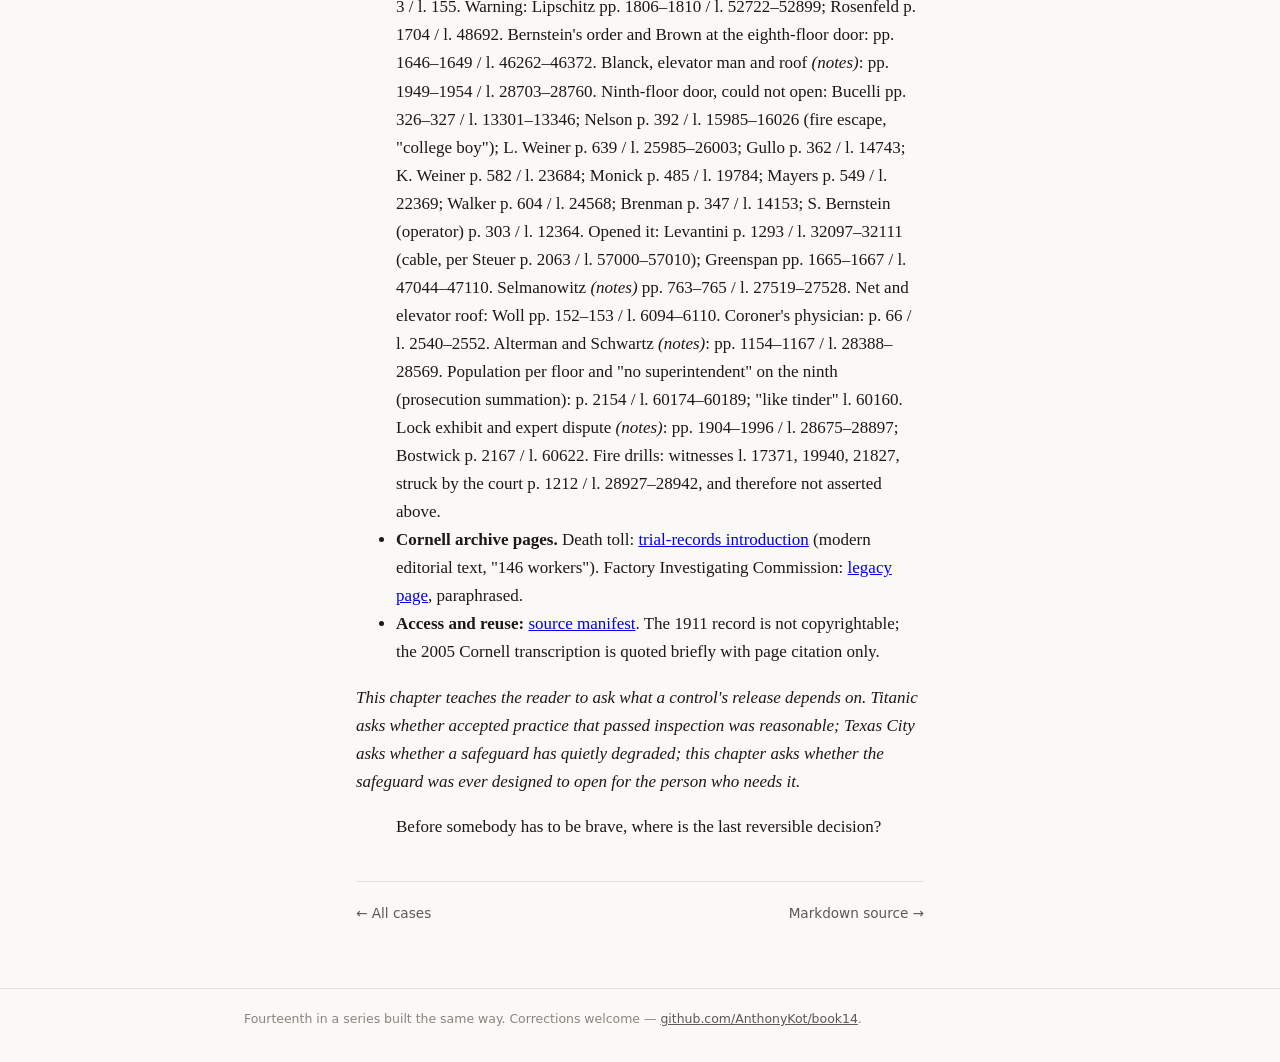
<file: chapters/06-triangle.full.html>
<!DOCTYPE html>
<html lang="en">
<head>
<meta charset="utf-8">
<meta name="viewport" content="width=device-width, initial-scale=1">
<title>6 · The key on a string — full chapter — Historical Fuck-Ups</title>
<meta name="description" content="Full decision-forcing chapter with evidence ledger, competing diagnoses, counterfactual and receipts.">
<link rel="stylesheet" href="../static/style.css">
<script src="../static/theme.js"></script>
</head>
<body>
<header class="site-header">
  <div class="wrap">
    <a class="brand" href="../index.html">Historical <span>Fuck-Ups</span></a>
    <nav class="site-nav">
      <a href="../index.html">Cases</a>
      <a href="../about.html">Method</a>
      <button class="theme-toggle" type="button">☾ Dark</button>
    </nav>
  </div>
</header>
<main class="wrap full-md">
<p class="kicker">Case 6 · full chapter with receipts</p>
<h1>The key on a string</h1>
<p><em>Triangle Waist Company · New York · 1910–1911 · Decision-forcing case</em></p>
<p>In the summer of 1910 a presser on the ninth floor walks toward the Greene Street door at closing time with two shirtwaists folded into the pad of false hair under her own. A thread shows. The girl behind her pulls it, the waist comes out, and the presser is taken to the office. She says her mistress asked her to bring two waists. The firm does not prosecute. It has tried that—six girls arrested three years earlier, then lawsuits for damages—and Isaac Harris has concluded that "the best way is to discharge them and not be bothered with them any more." She is discharged. The line at the Greene Street door keeps moving: open the pocketbook, show the watchman, go down.</p>
<p>Nothing has gone wrong. The rule that everybody leaves one way, past one man, is doing what it was made to do.</p>
<h2 id="the-hand-you-are-dealt">The hand you are dealt</h2>
<p><strong>You are Isaac Harris</strong>, the partner who runs the shop floor of the Triangle Waist Company. You have leased the ninth loft of the Asch Building for nine or ten years, four of them before the firm added the eighth and tenth; Max Blanck, your partner, handles the business side. The three lofts employ roughly five hundred people, most of them women; about three hundred sit at the machines on the ninth.</p>
<p>Each loft has two stair doors: Greene Street, beside the freight elevators and, on the ninth, behind a partition; Washington Place, at the opposite corner, beside the two passenger elevators. Both open inward onto landings where an outward door would block the stair. Only the Greene Street stair continues to the roof. An open iron fire escape hangs in the rear court.</p>
<p>The nightly rule is the firm's, and it is old: operators leave by Greene Street; a watchman on each floor looks into handbags; keys and watchmen are the province of Louis Alter, the elderly relative who opens and locks the lofts. On the account the firm's own people give, the ninth-floor Washington Place door is kept closed with a key in the lock, tied to the knob by a string; the manager crosses that stair between the eighth and ninth ten times a day without using a key; foreladies sometimes leave by it; in summer it stands open. On the operators' account, they never saw it used and always went out past the watchman. Nobody says it was part of the nightly exit.</p>
<ul>
<li><strong>Objective:</strong> keep three hundred operators productive and the goods in the building.</li>
<li><strong>Clock:</strong> any closing time. Take the last week of February 1911, the week after a state inspector's visit; the rule is re-made at every quitting bell.</li>
<li><strong>Primary resource:</strong> freedom of movement, spent to buy loss control and supervision.</li>
<li><strong>Authority:</strong> the exit rule, the watchmen, what the second door is for at closing.</li>
<li><strong>Constraint:</strong> you did not build the doors, the stairs or the fire escape; no law requires more than one exit; a bag search is a lawful loss control.</li>
</ul>
<h2 id="evidence-ledger">Evidence ledger</h2>
<p><strong>Known.</strong> Five fires on the premises: two in 1902 with insurance claims, three since, put out with pails. Cuttings pile under the cutting tables between rag collections; the dealer took away more than a ton in mid-January, most of it from the eighth floor. Section 80 of the Labor Law says factory doors "shall not be locked, bolted or fastened during working hours." State inspectors called in January 1910, twice, and again on 27 February 1911; each card marks the doors unlocked during working hours, and two of them mark outward-opening doors "not practical." Theft you have caught in the past year: a couple of cases; goods worth, in your words, "ten dollars or fifteen dollars"; you do not dispute it is under twenty-five. What has walked out uncaught you cannot say.</p>
<p><strong>Reasonably inferable.</strong> For option C: a door the manager uses ten times a day is passable, and three inspections in fourteen months found nothing to notice. Against it: a rule that everyone leaves one way teaches three hundred people one door, and a door kept closed with a key in it is only an exit for whoever finds and turns the key.</p>
<p><strong>Possible.</strong> That the second door will never be needed; that in an emergency the elevators, roof stair and fire escape will absorb whatever Greene Street cannot.</p>
<p><strong>Unknown.</strong> How fast a cuttings fire on the eighth would reach the ninth. Whether the standpipe hose works—the building superintendent has examined it and never run water through it. Whether operators know the fire escape exists; its window is behind the examiners' tables. Whether the key will be in the door when it matters.</p>
<p><strong>Unknowable.</strong> How three hundred people behave when the room fills with smoke.</p>
<h2 id="the-decision">The decision</h2>
<p>Three arrangements are within your authority.</p>
<p><strong>A. Keep the search, make the second door a real exit.</strong> The version the record shows you could do tomorrow: at closing, someone on the floor opens the Washington Place door and stands it, as the firm already does in summer; the way out no longer depends on a key being found. A stronger version—hardware that opens from inside without a key—may need the landlord. The gain is an exit that exists whether or not anyone finds the key. The exposure is a second, unwatched way out of a loft you have been searching for years.</p>
<p><strong>B. Give up the single-exit search on the ninth floor.</strong> Accept an unmeasured loss, or control it another way. The gain is two exits in daily use, so people learn them. The exposure is theft you cannot measure and a rule your partner regards as normal.</p>
<p><strong>C. Keep the prevailing arrangement.</strong> One supervised exit, second door closed and keyed. Three inspection cards say unlocked. It costs nothing, and the last three fires went out with pails.</p>
<p>Commit. Then name one observation that would change your answer. If nothing would—if the second door is a matter of principle either way—you hold a doctrine, not a decision.</p>
<h2 id="what-happened">What happened</h2>
<p>At the quitting bell on Saturday, 25 March 1911, an operator on the eighth floor saw a few rags burning on the floor by the Greene Street cutting tables; the fire went into the cuttings under the table and "spread all under the tables." Cutters threw pails of water. The first street alarm reached the fire houses at 4:45; the second at 4:48; the third at 4:55.</p>
<p>The eighth-floor timekeeper's telautograph ran to the tenth floor only. She wrote; nothing came back. She telephoned the tenth and told the stenographer there was a fire on the eighth—"Tell Mr. Blanck about it." She did not ask for the ninth. Ninth-floor witnesses learned by a scream, by smoke, or by flame at the windows.</p>
<p>On the eighth, the manager sent a machinist to "get all the girls out if possible"; at the Washington Place door the machinist found the key would not turn and pulled the door open against a crowd "packed as packed." On the tenth, Blanck sent a car of pressers down with orders to come back, opened the Washington Place door, met smoke, and took his two children to the roof, where people were being pulled up onto the building next door.</p>
<p>On the ninth, roughly a dozen witnesses later swore they tried the Washington Place door and could not open it; two defence witnesses swore they opened it, saw flame and smoke rising from the eighth, and turned back. The passenger elevators kept coming for a time, then stopped; people slid down the cables and dropped into the shaft. A life net caught jumpers "until the net broke"; the same company took nineteen bodies from the top of a Washington Place elevator car.</p>
<p>A hundred and forty-six people died, by the archive's count; the transcript establishes one death. Margaret Schwartz, a ninth-floor operator, died of "asphyxia by smoke"; on Kate Alterman's account, recorded in a researcher's notes of the lost second volume, she was last seen at the Washington Place door. Harris and Blanck were tried for her manslaughter on the theory that a door locked in working hours was a misdemeanour and her death followed from it. A lock with its bolt shot, found on the Washington Place side sixteen days after the fire, was fought over by locksmiths who disagreed whether heat could shoot a bolt. On 27 December 1911 the jury, instructed that it must find the door locked, the owners aware of it, and the lock the cause of her death, acquitted in under two hours.</p>
<p>The result tells you what happened when the eighth-floor fire met that ninth-floor arrangement. It does not tell you the door was locked; that was litigated and remains disputed. Nor does the acquittal make the arrangement reasonable; the jury answered a narrower question.</p>
<h2 id="the-people-who-inherited-it">The people who inherited it</h2>
<p>The ninth floor received no telephone warning. Its people still decided.</p>
<p>Mary Bucelli tried the door, saw no key, decided not to follow a crowd she thought would be crushed, climbed on a table, broke a window and went out on the fire escape. Ida Nelson tried the door, found the fire escape too thick with flame, crossed the loft to Greene Street and climbed to the tenth, where a boy from the college got her out. Lillian Weiner tried the door twice, went to a window to jump, saw the flames below, went back to the door, then knocked at the elevator until it came: she "fell into the elevator, and a whole lot of more girls fell in on top of me." May Levantini, a defence witness, turned the key on its string, opened the door, saw the eighth-floor girls running down through smoke and flame, went back to the elevator, found the crowd too great, and slid down the cable. William Greenspan, another, opened the door, took flame in the face, crossed the burning loft and ran up the Greene Street stair to the roof.</p>
<p>Kate Alterman's account survives only in a researcher's notes: she and Margaret Schwartz reached the door together after the Greene Street side was in flame; a man tried it, then Margaret, then Alterman turned the handle every way she could; Margaret went down on her knees. Alterman covered her head with a coat and ran through the fire to the roof. Whether she had rehearsed her words was the defence's whole cross-examination.</p>
<p>The elevator men chose to come back up into smoke more than once; no operator testified. On the eighth floor Samuel Bernstein, the manager, chose to send Louis Brown to the crowd rather than the fire; Brown, with no charge over the door, decided the crowd against it was the problem, forced it back and pulled. Dinah Lipschitz warned the only floor her instrument reached and held the line for two minutes. Woll's company ran the net until it broke and then went up. None of these people set the exit rule. Each spent the margin it left them.</p>
<h2 id="reconstruction">Reconstruction</h2>
<p>The last reversible and consequential decision was the exit rule: one supervised way out for the operators, the second stair door outside their routine, closed and keyed on the firm's own account, with no rule, person or test for it in the surviving record. It was reversible any evening. It was consequential because it plausibly shaped what three hundred people tried first and what the second door was worth when they reached it.</p>
<p>That is a decision about a control, not about a padlock. It stands whether or not the door was locked at 4:45. On the defence's best evidence the door was closed with the key in it—an exit for whoever found and turned a key on a string in smoke, as the manager and some foreladies did and the operators, on their evidence, never had. On the People's evidence the key was not there. Either way, the release depended on something the arrangement did not guarantee.</p>
<p>Later decisions—the call to the tenth and not the ninth, the summer door closed for winter, whoever last turned the key—spent margin. They did not design it.</p>
<p>Decision, execution and outcome quality separate here. Execution of the rule was, on the record, ordinary: watchmen watched, keys hung on strings, three inspectors marked the doors unlocked. The outcome was catastrophic. The question is whether making an exit depend on a key was a poor decision before any fire, and the answer does not depend on the fire.</p>
<h2 id="competing-diagnoses">Competing diagnoses</h2>
<p><strong>A control that failed toward containment.</strong> The exit rule bought loss control by making one door a habit and the other a keyed door. Under load, a keyed door is not an exit for anyone who does not find the key. This holds even on the defence's account.</p>
<p><strong>Housekeeping and suppression.</strong> Cuttings sat under the tables between collections; the material, in the prosecutor's word, was "like tinder"; the fire went into it at once. The house hose had never been tested with water. On this diagnosis, exits are secondary: a fire that crosses a loft in minutes defeats most doors.</p>
<p><strong>Warning wired past the ninth floor.</strong> The eighth could reach the tenth directly and the ninth only through it; the ninth learned by scream. Earlier warning would have loaded every exit sooner; by how much is a hypothesis no witness quantifies.</p>
<p><strong>Building and code.</strong> Inward doors, one stair to the roof, a fire escape ending on a drop ladder above a skylight in a walled court, a partition in front of the ninth-floor Greene Street door. The tenant built none of it, and the state's inspectors passed the doors three times.</p>
<p><strong>Reasonable practice, bad outcome.</strong> The arrangement broke no law requiring two exits, passed inspection a month before, and had never mattered in nine years. Asked at trial whether employees had complained about not being allowed down the Washington Place way, the manager said no; the record establishes no warning to the owners about that door. On this diagnosis, Harris chose C as most proprietors would and drew the fire most did not.</p>
<p>These do not exclude one another: housekeeping and warning set how many minutes there were; the exit rule set what the second door was worth in them.</p>
<h2 id="counterfactual-a-door-that-opens-without-a-key">Counterfactual: a door that opens without a key</h2>
<p>Change one thing: at closing on the ninth floor the Washington Place door stands open, or opens from inside without a key. Leave the cuttings, the hose, the telautograph, the partition, the fire escape and the crowd exactly as they were.</p>
<p>The later problem changes in kind at one point: an exit exists for whoever reaches it. Everything after that point is hypothesis, and the record bounds it. The door opens inward; on the eighth floor the same door, with its key stuck, opened only because one man pushed the crowd off it and held it—an exit that depended on a person, not a key. The stair is less than three feet wide and already carrying the eighth floor; two witnesses who opened the ninth-floor door that day looked into it and turned back. Some who could not open the door might have gone down and lived; some might have met the crowd or the smoke. The record cannot count them, and the chapter must not.</p>
<p>Everything else changes only in degree: the fire escape still ends above a skylight, the elevators still stop, the ninth still gets no call. Restoring the door does not restore the minutes. "They locked the door" is therefore an incomplete diagnosis even where it is true; "they made an exit depend on a key" is the decision, and it was theirs to reverse.</p>
<h2 id="judgement">Judgement</h2>
<p>The best-supported diagnosis, with moderate confidence, is a control designed to fail toward containment. This was poor decision quality before any fire and required no foresight of this one—only the question of what the second door was for.</p>
<p>The record cannot establish that the door was locked at 4:45, that the owners knew its condition that day, or how many of the ninth floor's dead would have lived had it opened. It records no warning to the owners about that door. Where the record is silent, the chapter is.</p>
<h2 id="how-the-story-was-remembered">How the story was remembered</h2>
<p>The fire became "the owners locked the doors" and then became the reason for the New York Factory Investigating Commission and a generation of workplace law. Both memories are afterlives. Neither is evidence about the 1911 decision. The first flattens a litigated door into a fact; the second treats a reform as proof that the pre-reform arrangement was culpable, when its architects were acquitted by a jury told to look for knowledge and cause. The chapter uses the trial record because it is messier than the memory.</p>
<h2 id="where-this-stops-being-true">Where this stops being true</h2>
<p>A controlled exit is defensible when its release is fail-safe, obvious under stress, tested under load, and independent of finding a particular person or key—or when it is not anyone's last independent exit.</p>
<ul>
<li>A watched single exit with a second door that opens on a push is a reasonable loss control; the failure mode is a door that opens only with a key.</li>
<li>Where the second exit is itself dangerous—an unenclosed stair full of the floor below's smoke—opening it may only move the crowd; the two witnesses who opened this one turned back.</li>
<li>Where a control is not on anyone's last path out, a key and an assigned person can be adequate. The condition is the independent route, not the key.</li>
<li>A proprietor who chose C and never had a fire made a poor decision with a good outcome; the method allows "uncertain," but does not upgrade the decision.</li>
</ul>
<h2 id="transfer">Transfer</h2>
<p><strong>What transfers.</strong> A control you impose for your own protection—a lock, a permission, a single sign-off, a gate in a process—must fail toward escape for the people on the other side of it when it stands on their last independent path out. Ask what the release depends on: if the answer is a key, a person or a permission that may not be present, the exit is nominal.</p>
<p><strong>What does not transfer.</strong> 1911 building code, garment-trade loss control and criminal-liability standards; the reader is not asked to unlock every door.</p>
<p><strong>Solo-actionable version.</strong> Find one control you own that could become someone else's blocked exit—physical, procedural or informational. Try its release without you and without your key. If it does not open, that is the decision.</p>
<h2 id="field-exercise">Field exercise</h2>
<ul>
<li><strong>Observable moment:</strong> the next time a control you own is bypassed, requested or complained about.</li>
<li><strong>One question:</strong> "If the person on the other side needed this to open now, without me and without the key, would it—and is there another way out?"</li>
<li><strong>Recording method:</strong> one line per control—what it protects, what its release depends on, who owns it at the moment of need, whether another route exists, when it was last tried under load.</li>
<li><strong>Pass condition:</strong> every control on someone's last route has a release that does not depend on locating one person or one key, and has been tried.</li>
<li><strong>Review condition:</strong> any such control whose release is "someone will open it" goes to the owner with the exit named.</li>
<li><strong>Classification:</strong> decision / execution / uncertain, recorded before any incident is used to judge the control.</li>
</ul>
<h2 id="receipts">Receipts</h2>
<p>Locators are transcript page / text-file line in <a href="../sources/06-triangle/complete-transcript.txt">the complete surviving trial transcript</a>, <em>People v. Harris and Blanck</em> (1911). Items marked <em>(notes)</em> are Leon Stein's summaries of the lost Volume II and of late Volume IV testimony; they are paraphrased above and never quoted as verbatim.</p>
<ul>
<li><strong>The routine and the rule.</strong> Cold open and theft: Harris pp. 1865–1868 / l. 55142–55270 (his figure "ten dollars or fifteen dollars"; the under-$25 wording is the prosecutor's question, which he accepted). Tenure: p. 1847 / l. 54408–54437. Exit routine and watchmen: Gullo p. 364 / l. 14849; Monick p. 488 / l. 19921–19931; L. Weiner p. 640 / l. 26042; Wexler <em>(notes)</em> p. 1029 / l. 28213. Keys and Alter: Harris p. 1853 / l. 54670; Alter p. 1753 / l. 50665. Key on string, defence account: Levantini p. 1293 / l. 32097; S. Bernstein p. 1519 / l. 41142–41172 (ten crossings a day, "never used a key"); Rapp p. 1601 / l. 44460. Foreladies and summer: Wortman pp. 1796–1797 / l. 52347–52372. Bucelli, no key seen: p. 327 / l. 13346. Court on one exit versus two and no legal duty for a second exit: pp. 1869–1870 / l. 55318–55348. Section 80 and the charge: pp. 2190–2194 / l. 61247–61360; verdict p. 2204 / l. 61563. Inspection cards 6 and 13 January 1910 and 27 February 1911: Williams pp. 1219–1233 / l. 29646–29752, with Bostwick's qualification that the reports were not statutory, l. 29750–29765. Complaints denied: S. Bernstein p. 1560 / l. 42802–42808. Prior fires: Harris pp. 1859–1862 / l. 54894–55024. Cuttings and the January collection: Levy pp. 246–253 / l. 9923–10273. Hose never tested: Stern pp. 1247–1255 / l. 30270–30634. Doors, stairs and clearance: Whiskeman p. 45 / l. 1668; pp. 53, 59–61 / l. 2014, 2282–2331. Fire escape <em>(notes)</em>: pp. 883–887 / l. 27816–27854; window obstructed, I. Schwartz <em>(notes)</em> p. 691 / l. 27457.</li>
<li><strong>The day.</strong> Origin: Ingegeno pp. 242–243 / l. 9770–9796; Feibes p. 283 / l. 11490–11512. Alarms: Donohue pp. 80–83 / l. 3148–3250. Saturday bell: p. 3 / l. 155. Warning: Lipschitz pp. 1806–1810 / l. 52722–52899; Rosenfeld p. 1704 / l. 48692. Bernstein's order and Brown at the eighth-floor door: pp. 1646–1649 / l. 46262–46372. Blanck, elevator man and roof <em>(notes)</em>: pp. 1949–1954 / l. 28703–28760. Ninth-floor door, could not open: Bucelli pp. 326–327 / l. 13301–13346; Nelson p. 392 / l. 15985–16026 (fire escape, "college boy"); L. Weiner p. 639 / l. 25985–26003; Gullo p. 362 / l. 14743; K. Weiner p. 582 / l. 23684; Monick p. 485 / l. 19784; Mayers p. 549 / l. 22369; Walker p. 604 / l. 24568; Brenman p. 347 / l. 14153; S. Bernstein (operator) p. 303 / l. 12364. Opened it: Levantini p. 1293 / l. 32097–32111 (cable, per Steuer p. 2063 / l. 57000–57010); Greenspan pp. 1665–1667 / l. 47044–47110. Selmanowitz <em>(notes)</em> pp. 763–765 / l. 27519–27528. Net and elevator roof: Woll pp. 152–153 / l. 6094–6110. Coroner's physician: p. 66 / l. 2540–2552. Alterman and Schwartz <em>(notes)</em>: pp. 1154–1167 / l. 28388–28569. Population per floor and "no superintendent" on the ninth (prosecution summation): p. 2154 / l. 60174–60189; "like tinder" l. 60160. Lock exhibit and expert dispute <em>(notes)</em>: pp. 1904–1996 / l. 28675–28897; Bostwick p. 2167 / l. 60622. Fire drills: witnesses l. 17371, 19940, 21827, struck by the court p. 1212 / l. 28927–28942, and therefore not asserted above.</li>
<li><strong>Cornell archive pages.</strong> Death toll: <a href="../sources/06-triangle/trial-records-introduction.html">trial-records introduction</a> (modern editorial text, "146 workers"). Factory Investigating Commission: <a href="../sources/06-triangle/cornell-legacy.html">legacy page</a>, paraphrased.</li>
<li><strong>Access and reuse:</strong> <a href="../sources/MANIFEST.md#06--triangle-shirtwaist-factory">source manifest</a>. The 1911 record is not copyrightable; the 2005 Cornell transcription is quoted briefly with page citation only.</li>
</ul>
<p><em>This chapter teaches the reader to ask what a control's release depends on. Titanic asks whether accepted practice that passed inspection was reasonable; Texas City asks whether a safeguard has quietly degraded; this chapter asks whether the safeguard was ever designed to open for the person who needs it.</em></p>
<blockquote>
<p>Before somebody has to be brave, where is the last reversible decision?</p>
</blockquote>
<nav class="chapter-nav">
  <a href="../index.html">← All cases</a>
  <a href="https://github.com/AnthonyKot/book14/blob/main/chapters/06-triangle.md">Markdown source →</a>
</nav>
</main>
<footer class="site-footer"><div class="wrap"><p>Fourteenth in a series built the same way. Corrections welcome — <a href="https://github.com/AnthonyKot/book14">github.com/AnthonyKot/book14</a>.</p></div></footer>
</body>
</html>
</file>
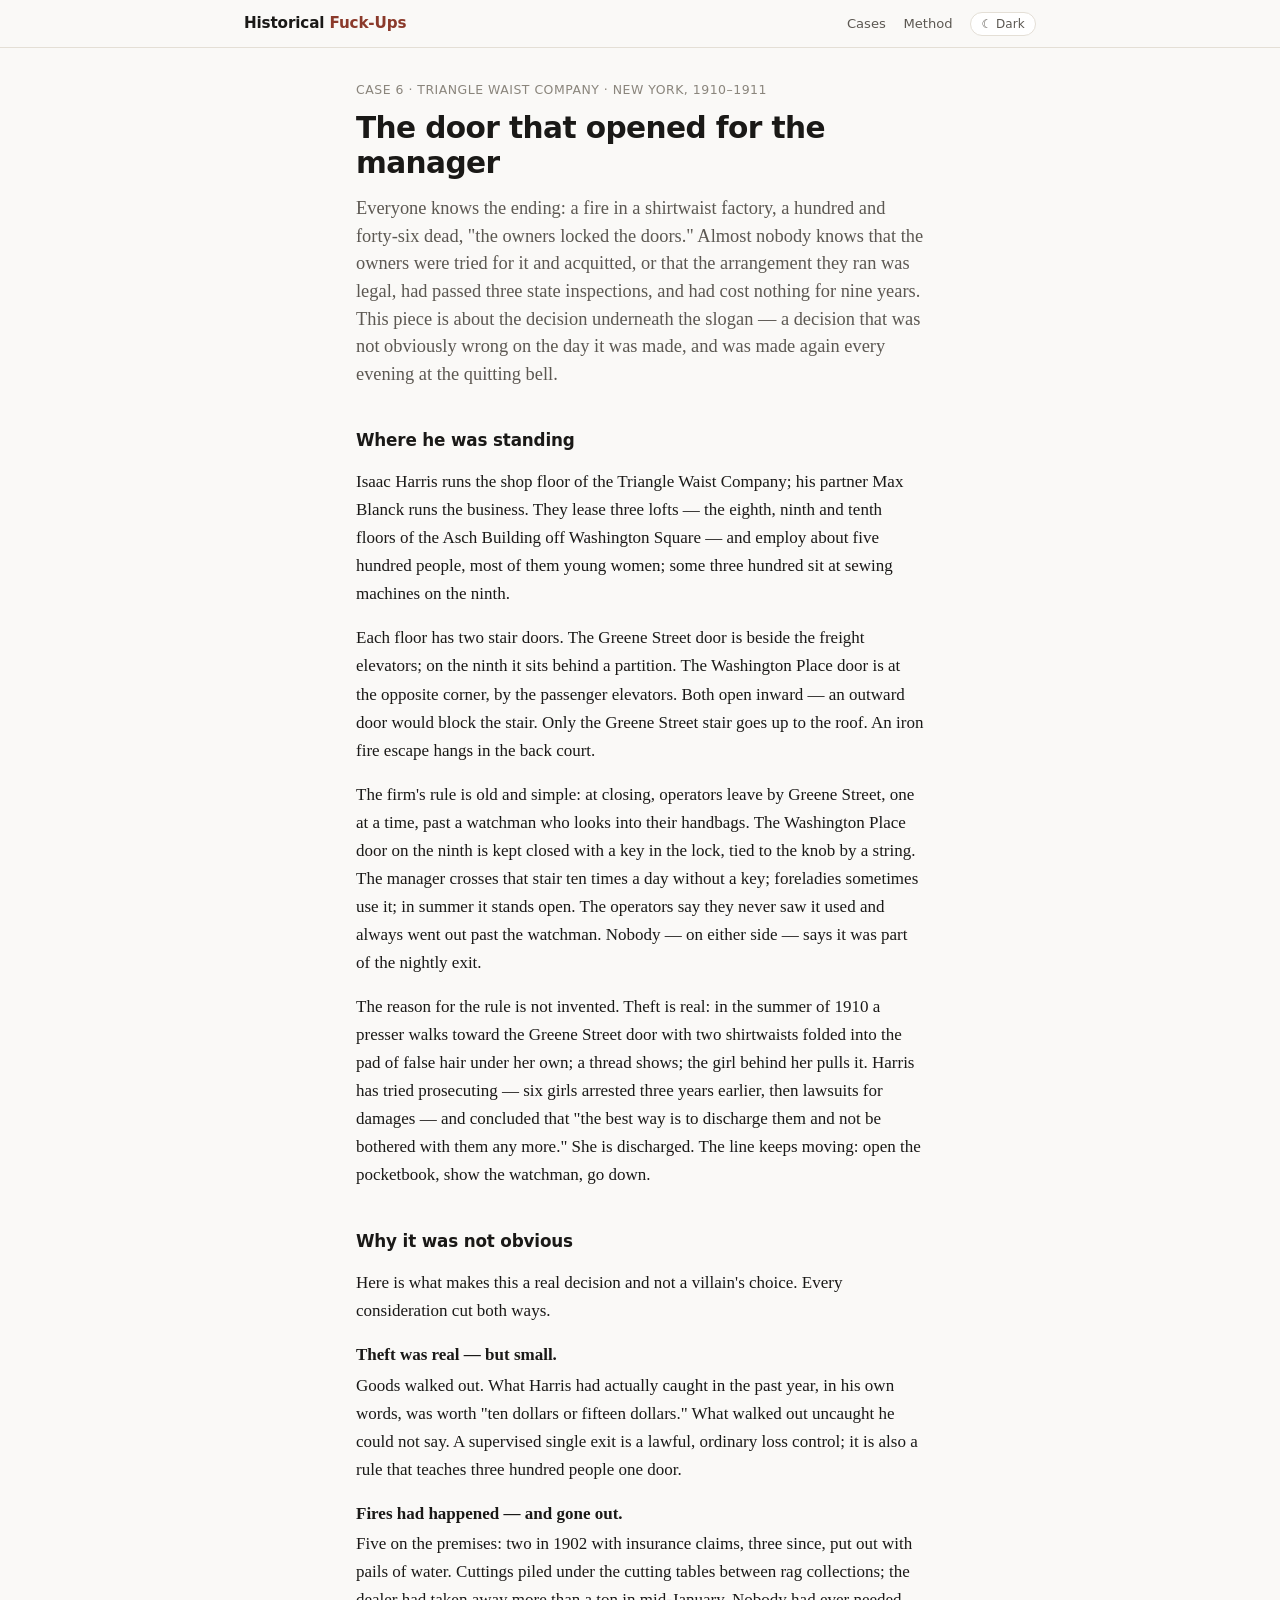
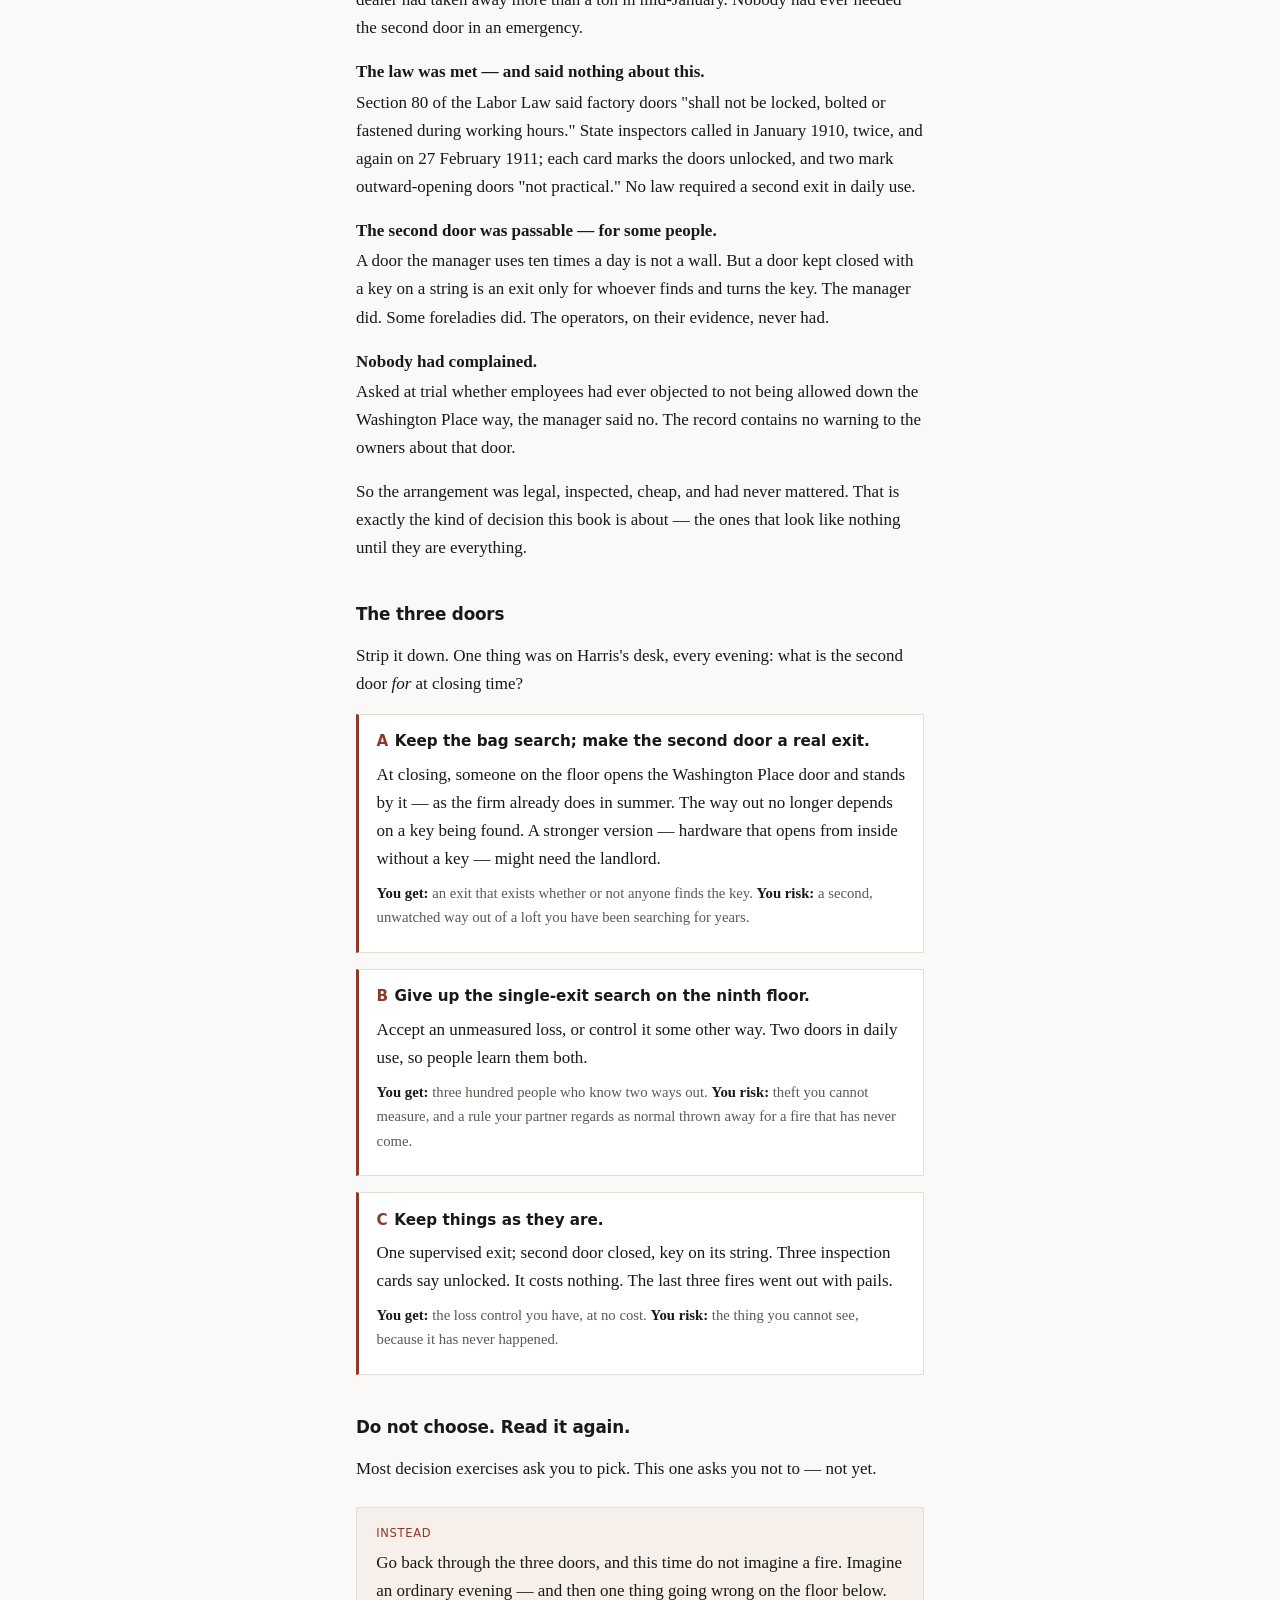
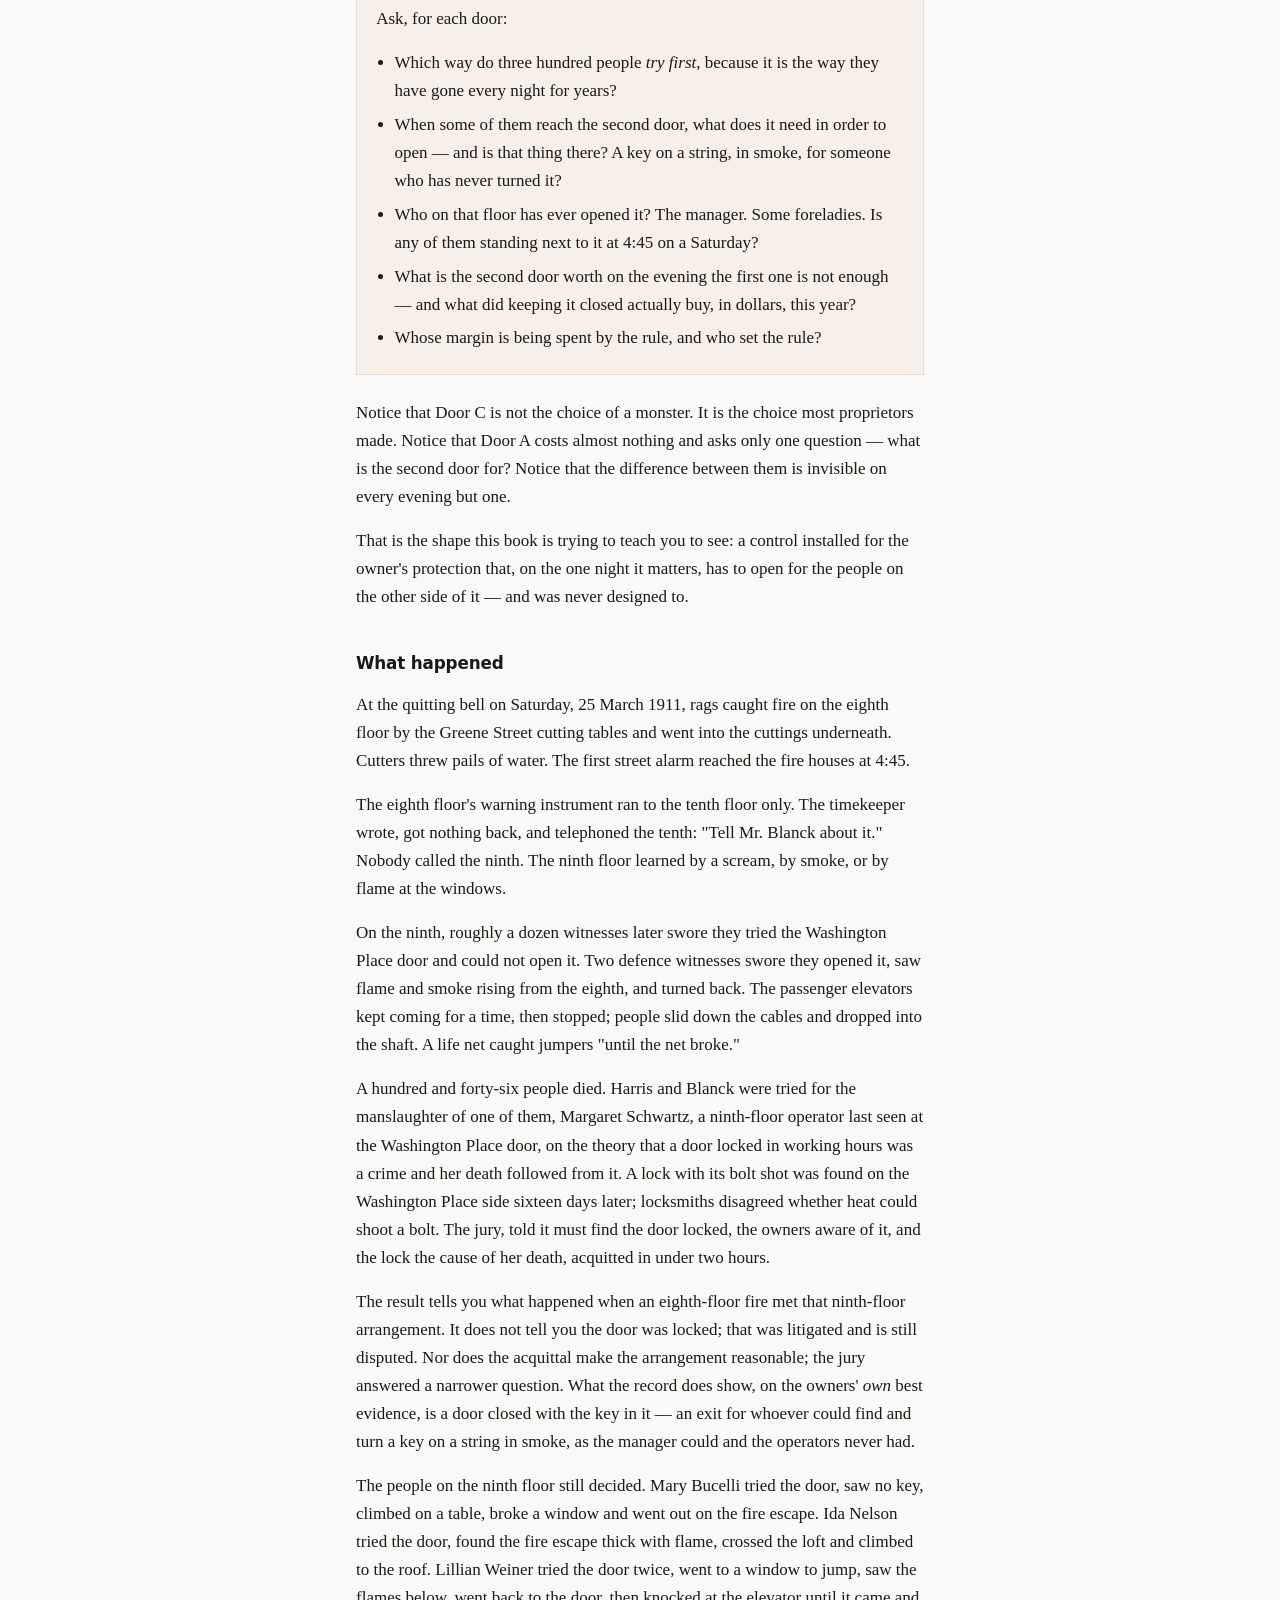
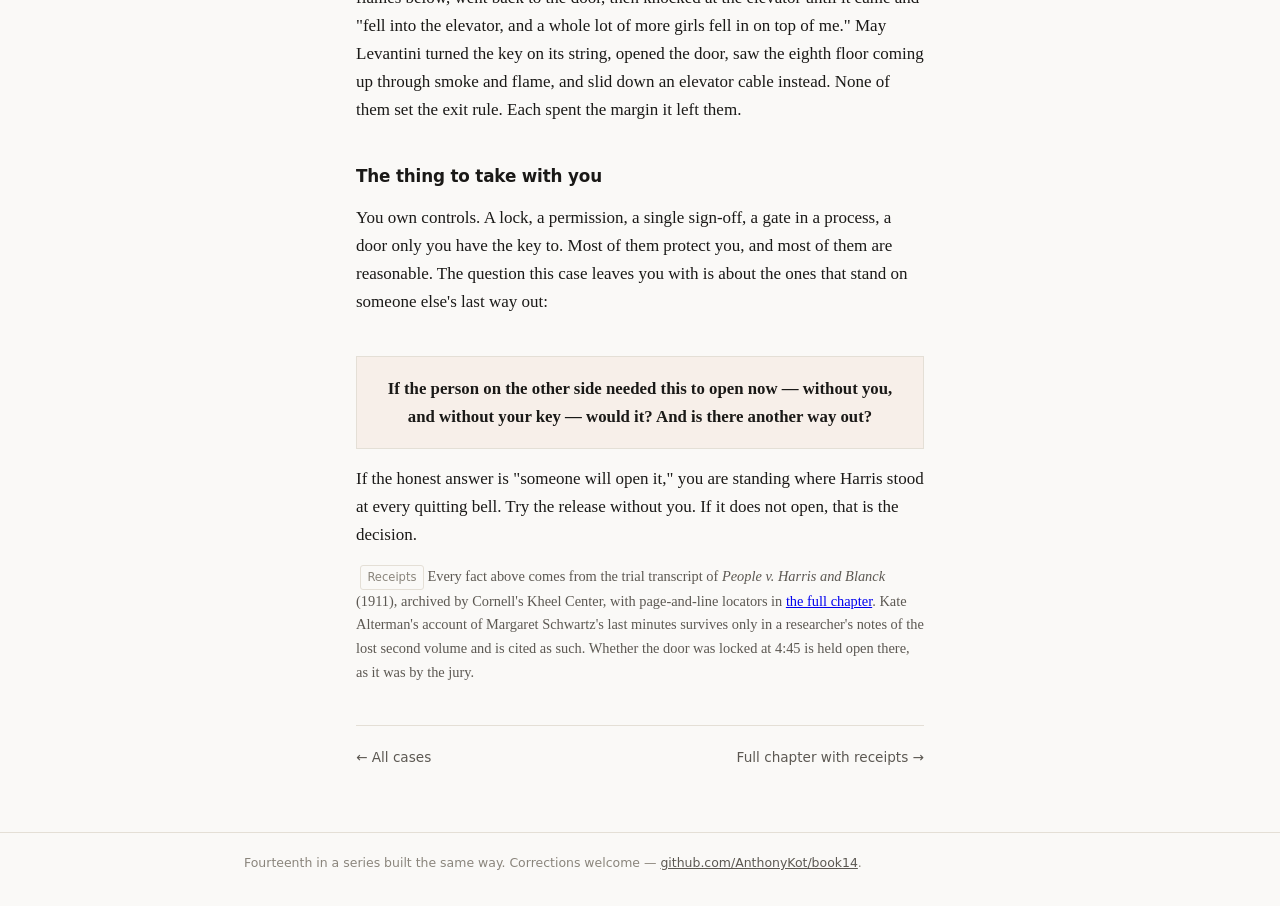
<file: chapters/06-triangle.html>
<!DOCTYPE html>
<html lang="en">
<head>
<meta charset="utf-8">
<meta name="viewport" content="width=device-width, initial-scale=1">
<title>6 · The door that opened for the manager — Historical Fuck-Ups</title>
<meta name="description" content="New York, 1911. A shirtwaist factory with one supervised exit and a second door kept closed with a key on a string. Legal, inspected, ordinary — and, on the night it mattered, a door that opened for whoever could find the key. Why the arrangement was not obviously wrong, three doors, and an invitation to think rather than choose.">
<link rel="stylesheet" href="../static/style.css">
<script src="../static/theme.js"></script>
</head>
<body>
<header class="site-header">
  <div class="wrap">
    <a class="brand" href="../index.html">Historical <span>Fuck-Ups</span></a>
    <nav class="site-nav">
      <a href="../index.html">Cases</a>
      <a href="../about.html">Method</a>
      <button class="theme-toggle" type="button">☾ Dark</button>
    </nav>
  </div>
</header>
<main class="wrap">

<p class="kicker">Case 6 · Triangle Waist Company · New York, 1910–1911</p>
<h1>The door that opened for the manager</h1>
<p class="lede">Everyone knows the ending: a fire in a shirtwaist factory, a hundred and forty-six dead, "the owners locked the doors." Almost nobody knows that the owners were tried for it and acquitted, or that the arrangement they ran was legal, had passed three state inspections, and had cost nothing for nine years. This piece is about the decision underneath the slogan — a decision that was not obviously wrong on the day it was made, and was made again every evening at the quitting bell.</p>

<h2>Where he was standing</h2>
<p>Isaac Harris runs the shop floor of the Triangle Waist Company; his partner Max Blanck runs the business. They lease three lofts — the eighth, ninth and tenth floors of the Asch Building off Washington Square — and employ about five hundred people, most of them young women; some three hundred sit at sewing machines on the ninth.</p>
<p>Each floor has two stair doors. The Greene Street door is beside the freight elevators; on the ninth it sits behind a partition. The Washington Place door is at the opposite corner, by the passenger elevators. Both open inward — an outward door would block the stair. Only the Greene Street stair goes up to the roof. An iron fire escape hangs in the back court.</p>
<p>The firm's rule is old and simple: at closing, operators leave by Greene Street, one at a time, past a watchman who looks into their handbags. The Washington Place door on the ninth is kept closed with a key in the lock, tied to the knob by a string. The manager crosses that stair ten times a day without a key; foreladies sometimes use it; in summer it stands open. The operators say they never saw it used and always went out past the watchman. Nobody — on either side — says it was part of the nightly exit.</p>
<p>The reason for the rule is not invented. Theft is real: in the summer of 1910 a presser walks toward the Greene Street door with two shirtwaists folded into the pad of false hair under her own; a thread shows; the girl behind her pulls it. Harris has tried prosecuting — six girls arrested three years earlier, then lawsuits for damages — and concluded that "the best way is to discharge them and not be bothered with them any more." She is discharged. The line keeps moving: open the pocketbook, show the watchman, go down.</p>

<h2>Why it was not obvious</h2>
<p>Here is what makes this a real decision and not a villain's choice. Every consideration cut both ways.</p>
<p class="factor"><b>Theft was real — but small.</b> Goods walked out. What Harris had actually caught in the past year, in his own words, was worth "ten dollars or fifteen dollars." What walked out uncaught he could not say. A supervised single exit is a lawful, ordinary loss control; it is also a rule that teaches three hundred people one door.</p>
<p class="factor"><b>Fires had happened — and gone out.</b> Five on the premises: two in 1902 with insurance claims, three since, put out with pails of water. Cuttings piled under the cutting tables between rag collections; the dealer had taken away more than a ton in mid-January. Nobody had ever needed the second door in an emergency.</p>
<p class="factor"><b>The law was met — and said nothing about this.</b> Section 80 of the Labor Law said factory doors "shall not be locked, bolted or fastened during working hours." State inspectors called in January 1910, twice, and again on 27 February 1911; each card marks the doors unlocked, and two mark outward-opening doors "not practical." No law required a second exit in daily use.</p>
<p class="factor"><b>The second door was passable — for some people.</b> A door the manager uses ten times a day is not a wall. But a door kept closed with a key on a string is an exit only for whoever finds and turns the key. The manager did. Some foreladies did. The operators, on their evidence, never had.</p>
<p class="factor"><b>Nobody had complained.</b> Asked at trial whether employees had ever objected to not being allowed down the Washington Place way, the manager said no. The record contains no warning to the owners about that door.</p>
<p>So the arrangement was legal, inspected, cheap, and had never mattered. That is exactly the kind of decision this book is about — the ones that look like nothing until they are everything.</p>

<h2>The three doors</h2>
<p>Strip it down. One thing was on Harris's desk, every evening: what is the second door <em>for</em> at closing time?</p>

<div class="door">
<h3><span class="letter">A</span>Keep the bag search; make the second door a real exit.</h3>
<p>At closing, someone on the floor opens the Washington Place door and stands by it — as the firm already does in summer. The way out no longer depends on a key being found. A stronger version — hardware that opens from inside without a key — might need the landlord.</p>
<p class="gr"><b>You get:</b> an exit that exists whether or not anyone finds the key. <b>You risk:</b> a second, unwatched way out of a loft you have been searching for years.</p>
</div>

<div class="door">
<h3><span class="letter">B</span>Give up the single-exit search on the ninth floor.</h3>
<p>Accept an unmeasured loss, or control it some other way. Two doors in daily use, so people learn them both.</p>
<p class="gr"><b>You get:</b> three hundred people who know two ways out. <b>You risk:</b> theft you cannot measure, and a rule your partner regards as normal thrown away for a fire that has never come.</p>
</div>

<div class="door">
<h3><span class="letter">C</span>Keep things as they are.</h3>
<p>One supervised exit; second door closed, key on its string. Three inspection cards say unlocked. It costs nothing. The last three fires went out with pails.</p>
<p class="gr"><b>You get:</b> the loss control you have, at no cost. <b>You risk:</b> the thing you cannot see, because it has never happened.</p>
</div>

<h2>Do not choose. Read it again.</h2>
<p>Most decision exercises ask you to pick. This one asks you not to — not yet.</p>
<div class="think">
<span class="tag">Instead</span>
<p>Go back through the three doors, and this time do not imagine a fire. Imagine an ordinary evening — and then one thing going wrong on the floor below. Ask, for each door:</p>
<ul>
<li>Which way do three hundred people <em>try first</em>, because it is the way they have gone every night for years?</li>
<li>When some of them reach the second door, what does it need in order to open — and is that thing there? A key on a string, in smoke, for someone who has never turned it?</li>
<li>Who on that floor has ever opened it? The manager. Some foreladies. Is any of them standing next to it at 4:45 on a Saturday?</li>
<li>What is the second door worth on the evening the first one is not enough — and what did keeping it closed actually buy, in dollars, this year?</li>
<li>Whose margin is being spent by the rule, and who set the rule?</li>
</ul>
</div>
<p>Notice that Door C is not the choice of a monster. It is the choice most proprietors made. Notice that Door A costs almost nothing and asks only one question — what is the second door for? Notice that the difference between them is invisible on every evening but one.</p>
<p>That is the shape this book is trying to teach you to see: a control installed for the owner's protection that, on the one night it matters, has to open for the people on the other side of it — and was never designed to.</p>

<h2>What happened</h2>
<p>At the quitting bell on Saturday, 25 March 1911, rags caught fire on the eighth floor by the Greene Street cutting tables and went into the cuttings underneath. Cutters threw pails of water. The first street alarm reached the fire houses at 4:45.</p>
<p>The eighth floor's warning instrument ran to the tenth floor only. The timekeeper wrote, got nothing back, and telephoned the tenth: "Tell Mr. Blanck about it." Nobody called the ninth. The ninth floor learned by a scream, by smoke, or by flame at the windows.</p>
<p>On the ninth, roughly a dozen witnesses later swore they tried the Washington Place door and could not open it. Two defence witnesses swore they opened it, saw flame and smoke rising from the eighth, and turned back. The passenger elevators kept coming for a time, then stopped; people slid down the cables and dropped into the shaft. A life net caught jumpers "until the net broke."</p>
<p>A hundred and forty-six people died. Harris and Blanck were tried for the manslaughter of one of them, Margaret Schwartz, a ninth-floor operator last seen at the Washington Place door, on the theory that a door locked in working hours was a crime and her death followed from it. A lock with its bolt shot was found on the Washington Place side sixteen days later; locksmiths disagreed whether heat could shoot a bolt. The jury, told it must find the door locked, the owners aware of it, and the lock the cause of her death, acquitted in under two hours.</p>
<p>The result tells you what happened when an eighth-floor fire met that ninth-floor arrangement. It does not tell you the door was locked; that was litigated and is still disputed. Nor does the acquittal make the arrangement reasonable; the jury answered a narrower question. What the record does show, on the owners' <em>own</em> best evidence, is a door closed with the key in it — an exit for whoever could find and turn a key on a string in smoke, as the manager could and the operators never had.</p>
<p>The people on the ninth floor still decided. Mary Bucelli tried the door, saw no key, climbed on a table, broke a window and went out on the fire escape. Ida Nelson tried the door, found the fire escape thick with flame, crossed the loft and climbed to the roof. Lillian Weiner tried the door twice, went to a window to jump, saw the flames below, went back to the door, then knocked at the elevator until it came and "fell into the elevator, and a whole lot of more girls fell in on top of me." May Levantini turned the key on its string, opened the door, saw the eighth floor coming up through smoke and flame, and slid down an elevator cable instead. None of them set the exit rule. Each spent the margin it left them.</p>

<h2>The thing to take with you</h2>
<p>You own controls. A lock, a permission, a single sign-off, a gate in a process, a door only you have the key to. Most of them protect you, and most of them are reasonable. The question this case leaves you with is about the ones that stand on someone else's last way out:</p>
<p class="coda">If the person on the other side needed this to open now — without you, and without your key — would it? And is there another way out?</p>
<p>If the honest answer is "someone will open it," you are standing where Harris stood at every quitting bell. Try the release without you. If it does not open, that is the decision.</p>

<div class="receipts">
<p><span class="badge">Receipts</span> Every fact above comes from the trial transcript of <em>People v. Harris and Blanck</em> (1911), archived by Cornell's Kheel Center, with page-and-line locators in <a href="06-triangle.full.html">the full chapter</a>. Kate Alterman's account of Margaret Schwartz's last minutes survives only in a researcher's notes of the lost second volume and is cited as such. Whether the door was locked at 4:45 is held open there, as it was by the jury.</p>
</div>

<nav class="chapter-nav">
  <a href="../index.html">← All cases</a>
  <a href="06-triangle.full.html">Full chapter with receipts →</a>
</nav>
</main>
<footer class="site-footer"><div class="wrap"><p>Fourteenth in a series built the same way. Corrections welcome — <a href="https://github.com/AnthonyKot/book14">github.com/AnthonyKot/book14</a>.</p></div></footer>
</body>
</html>
</file>
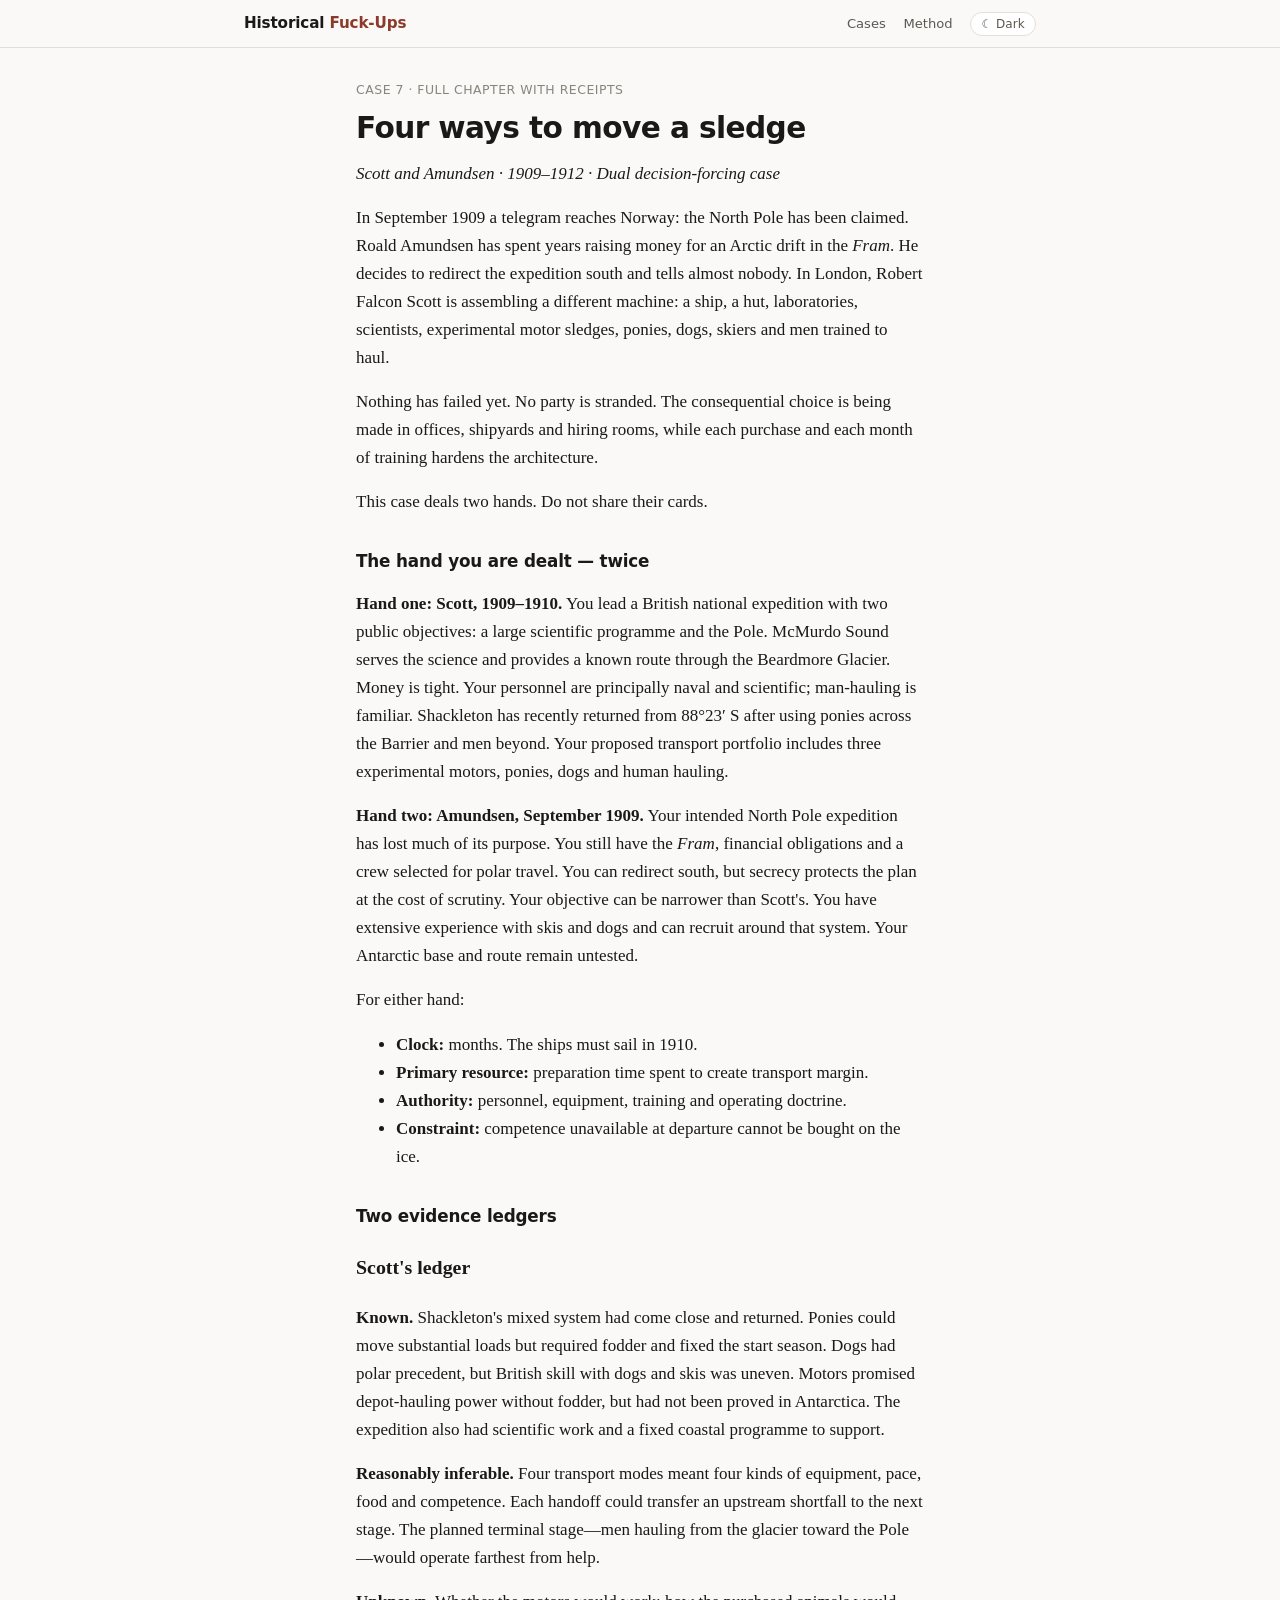
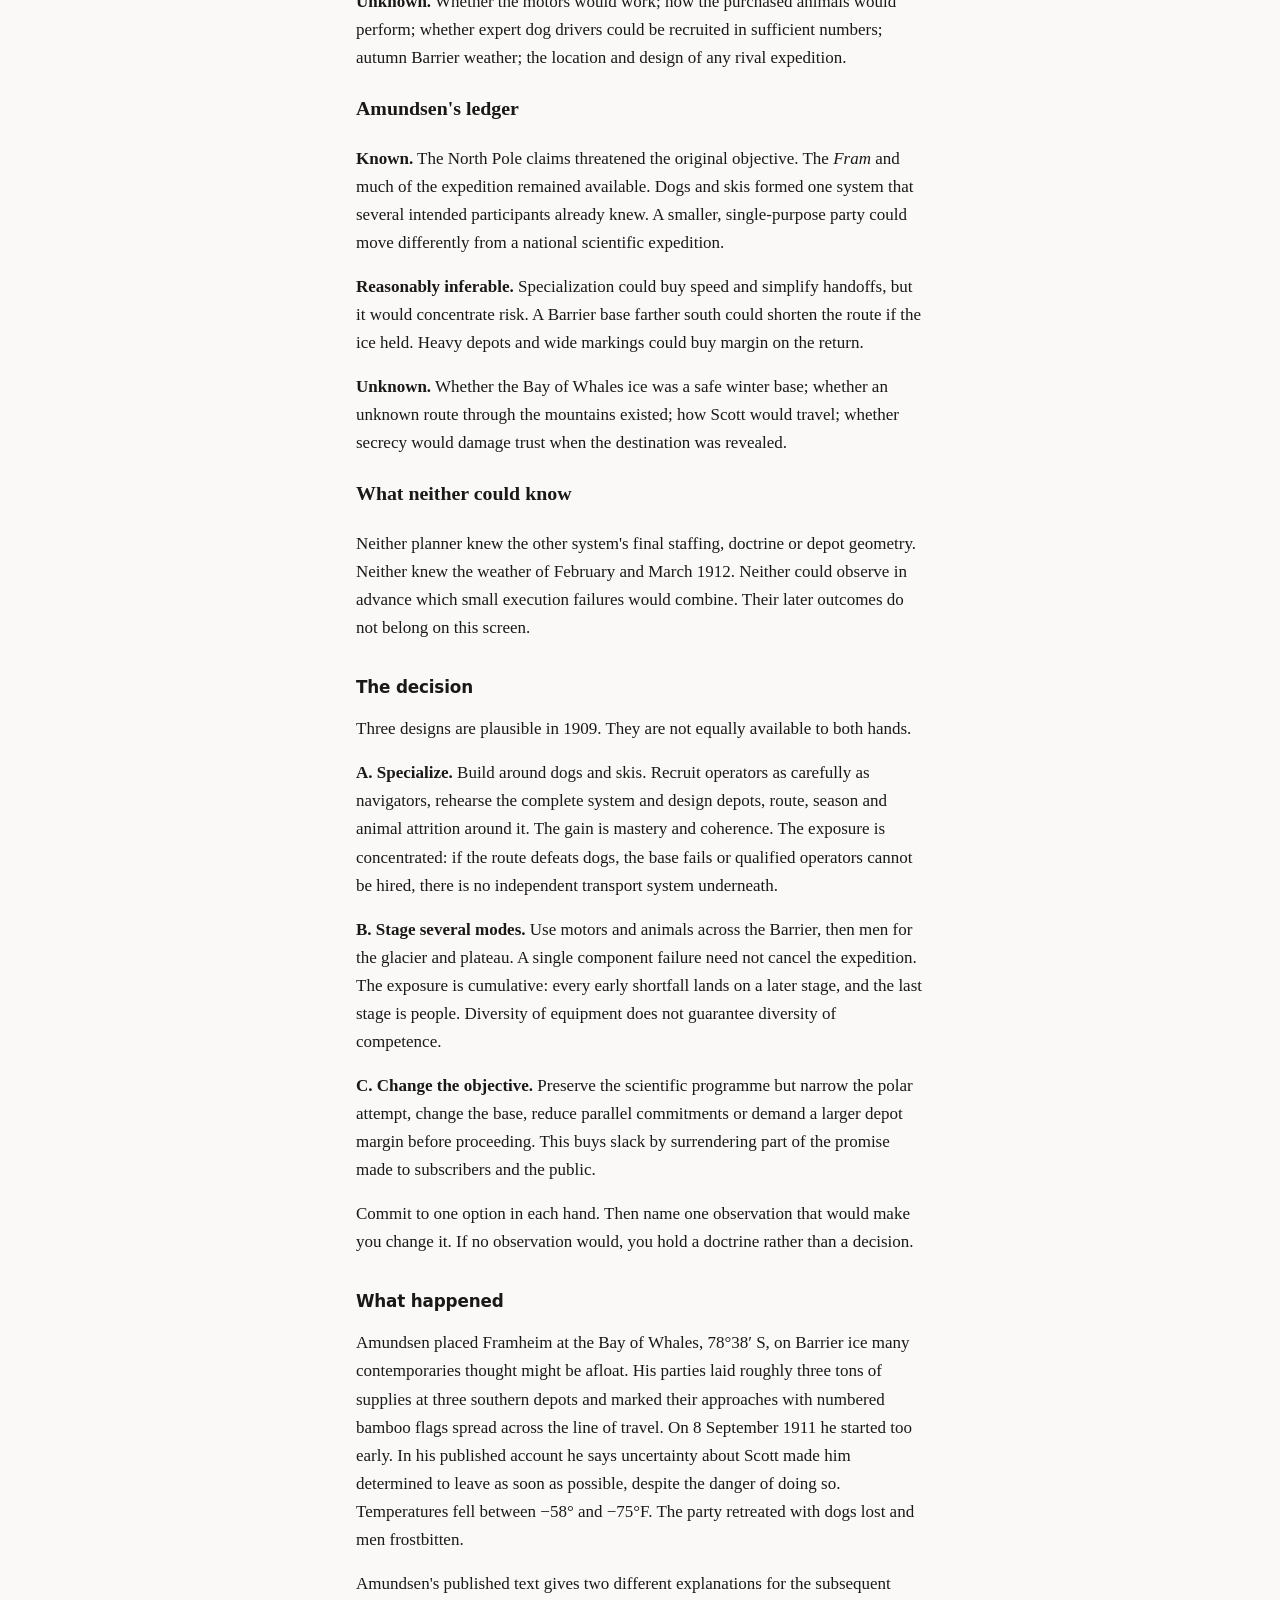
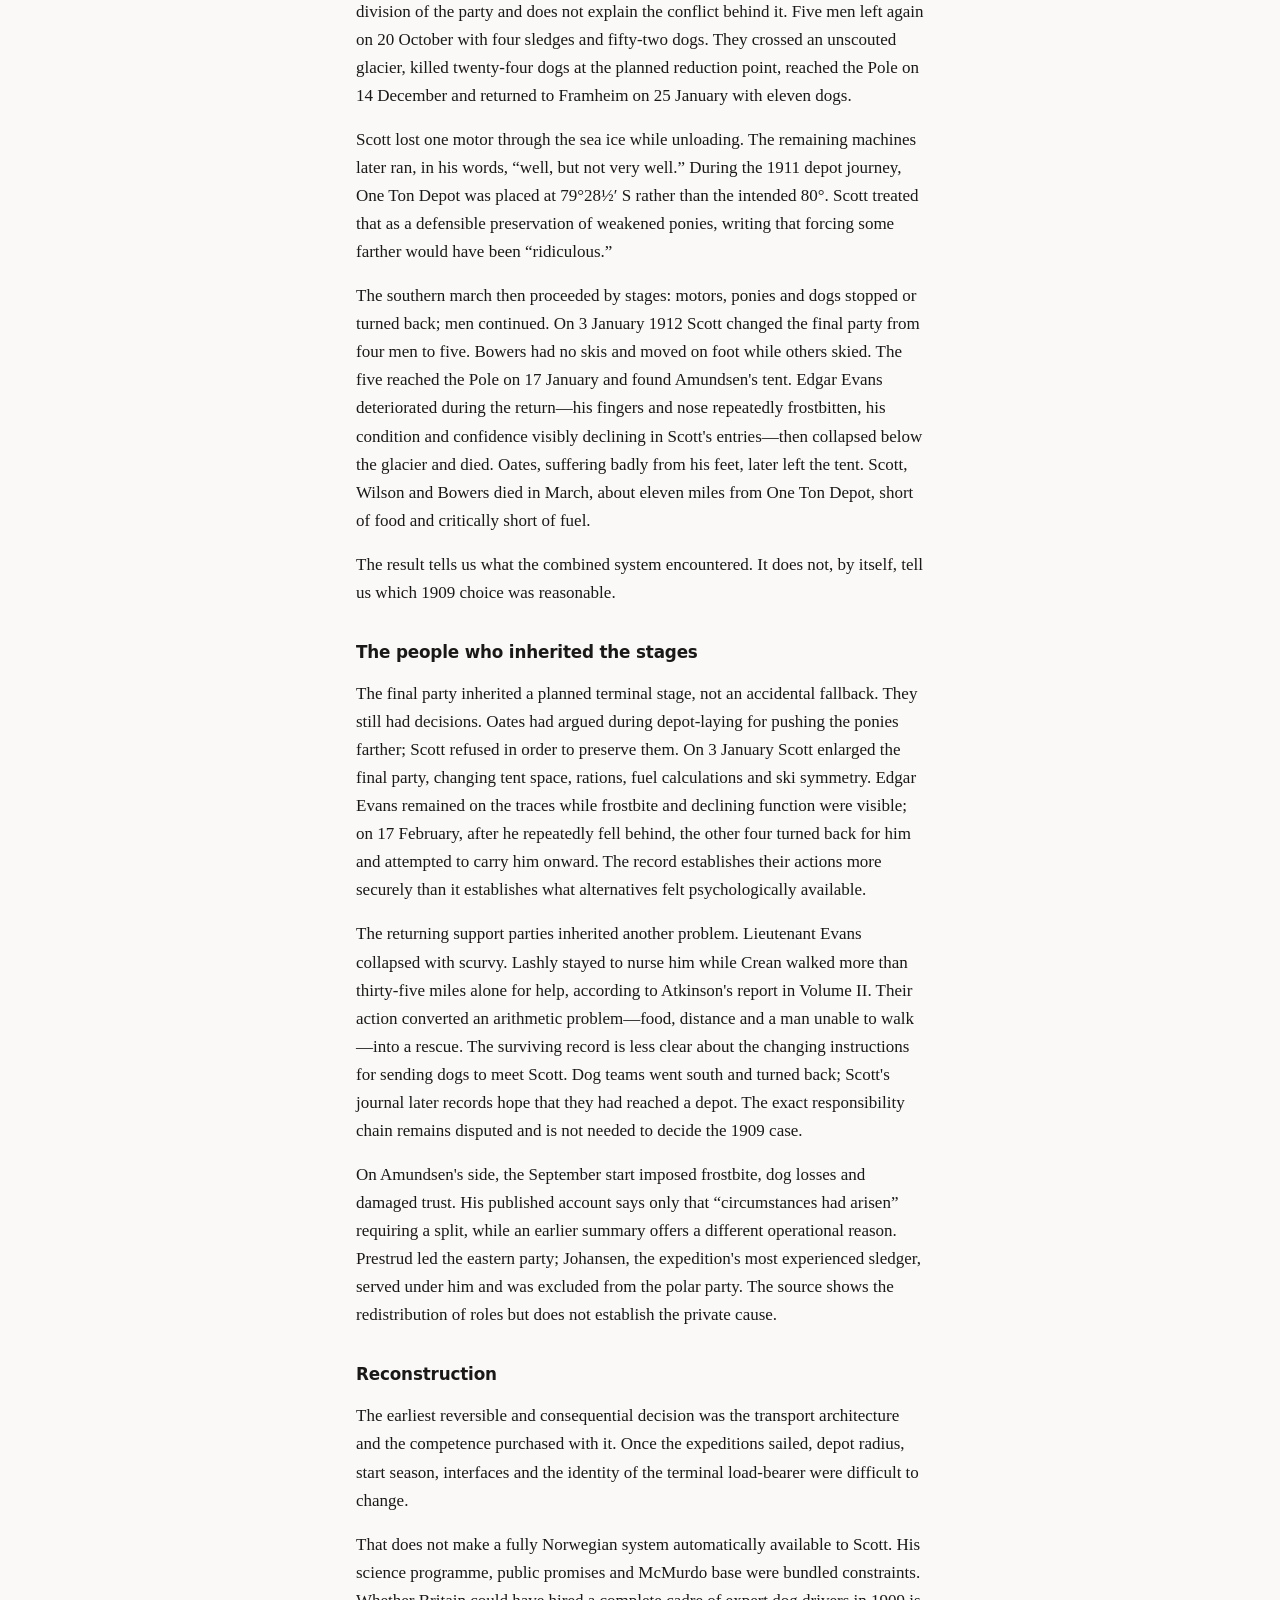
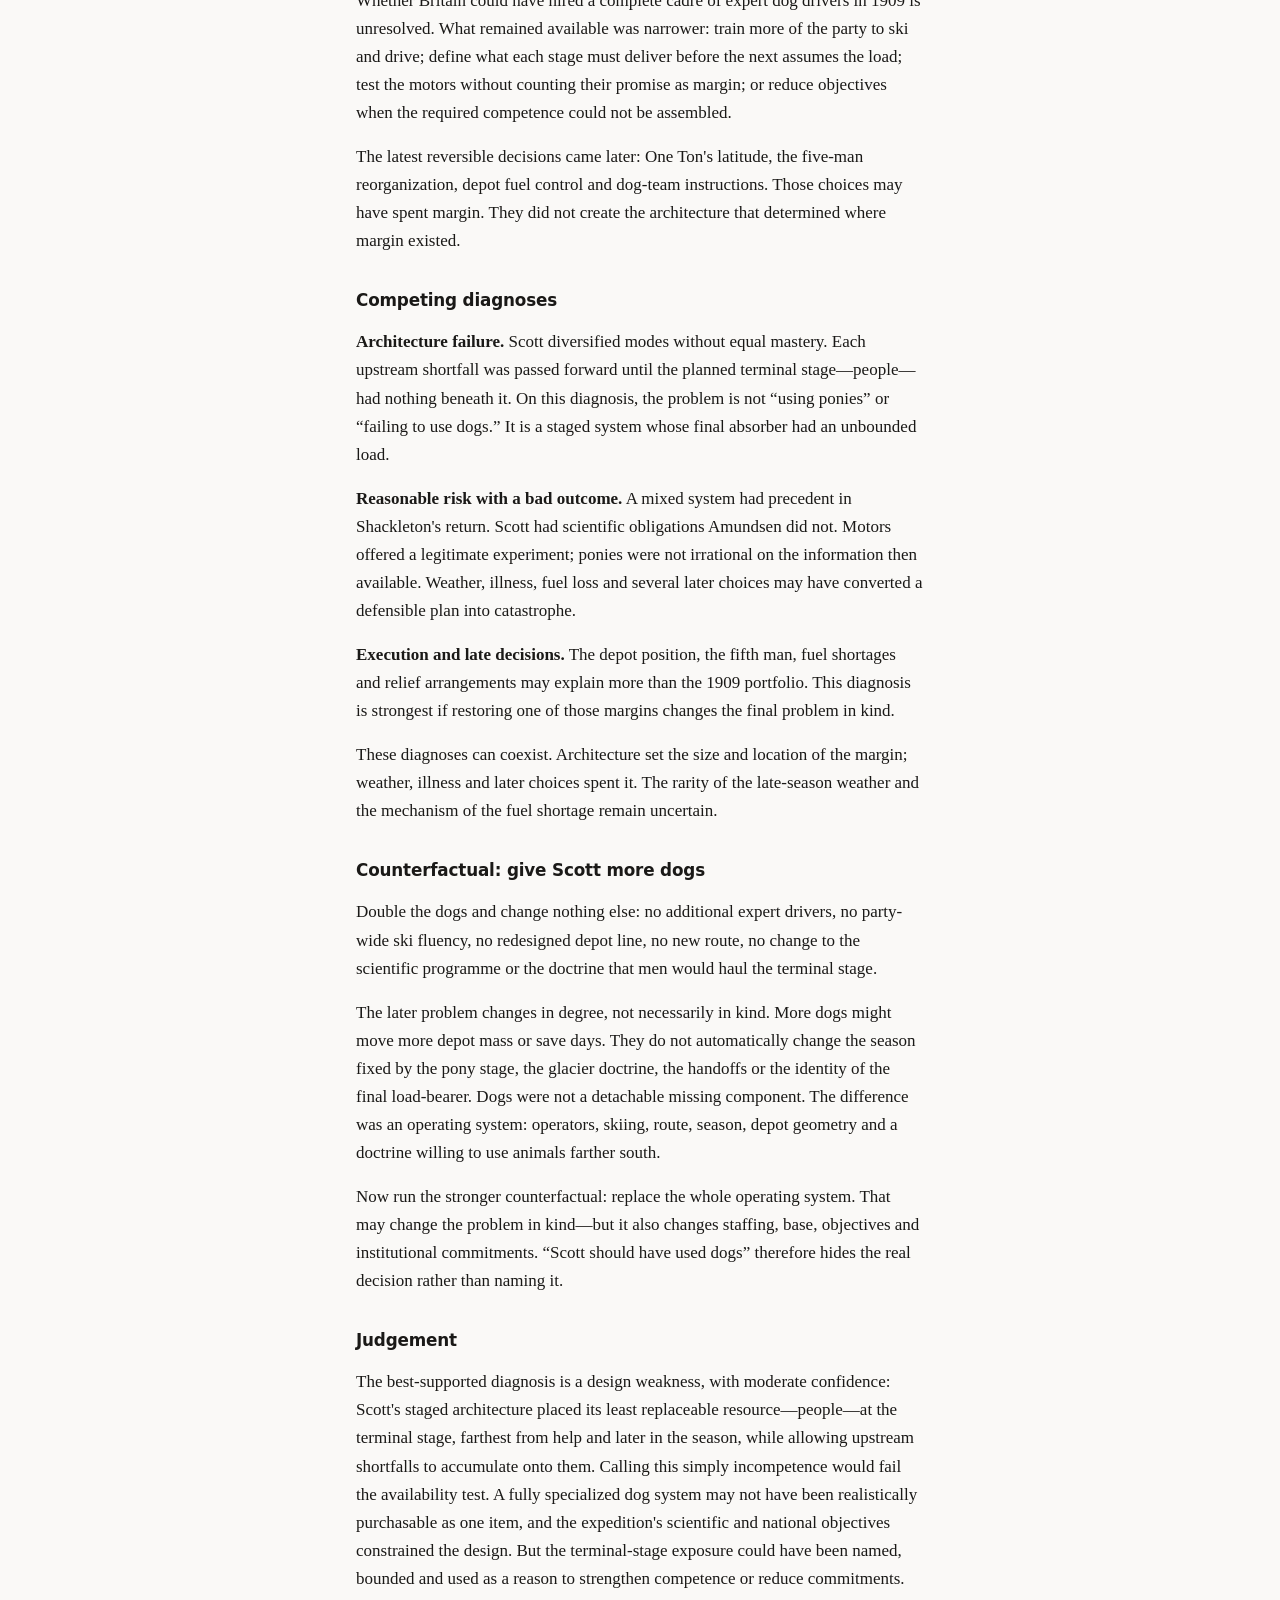
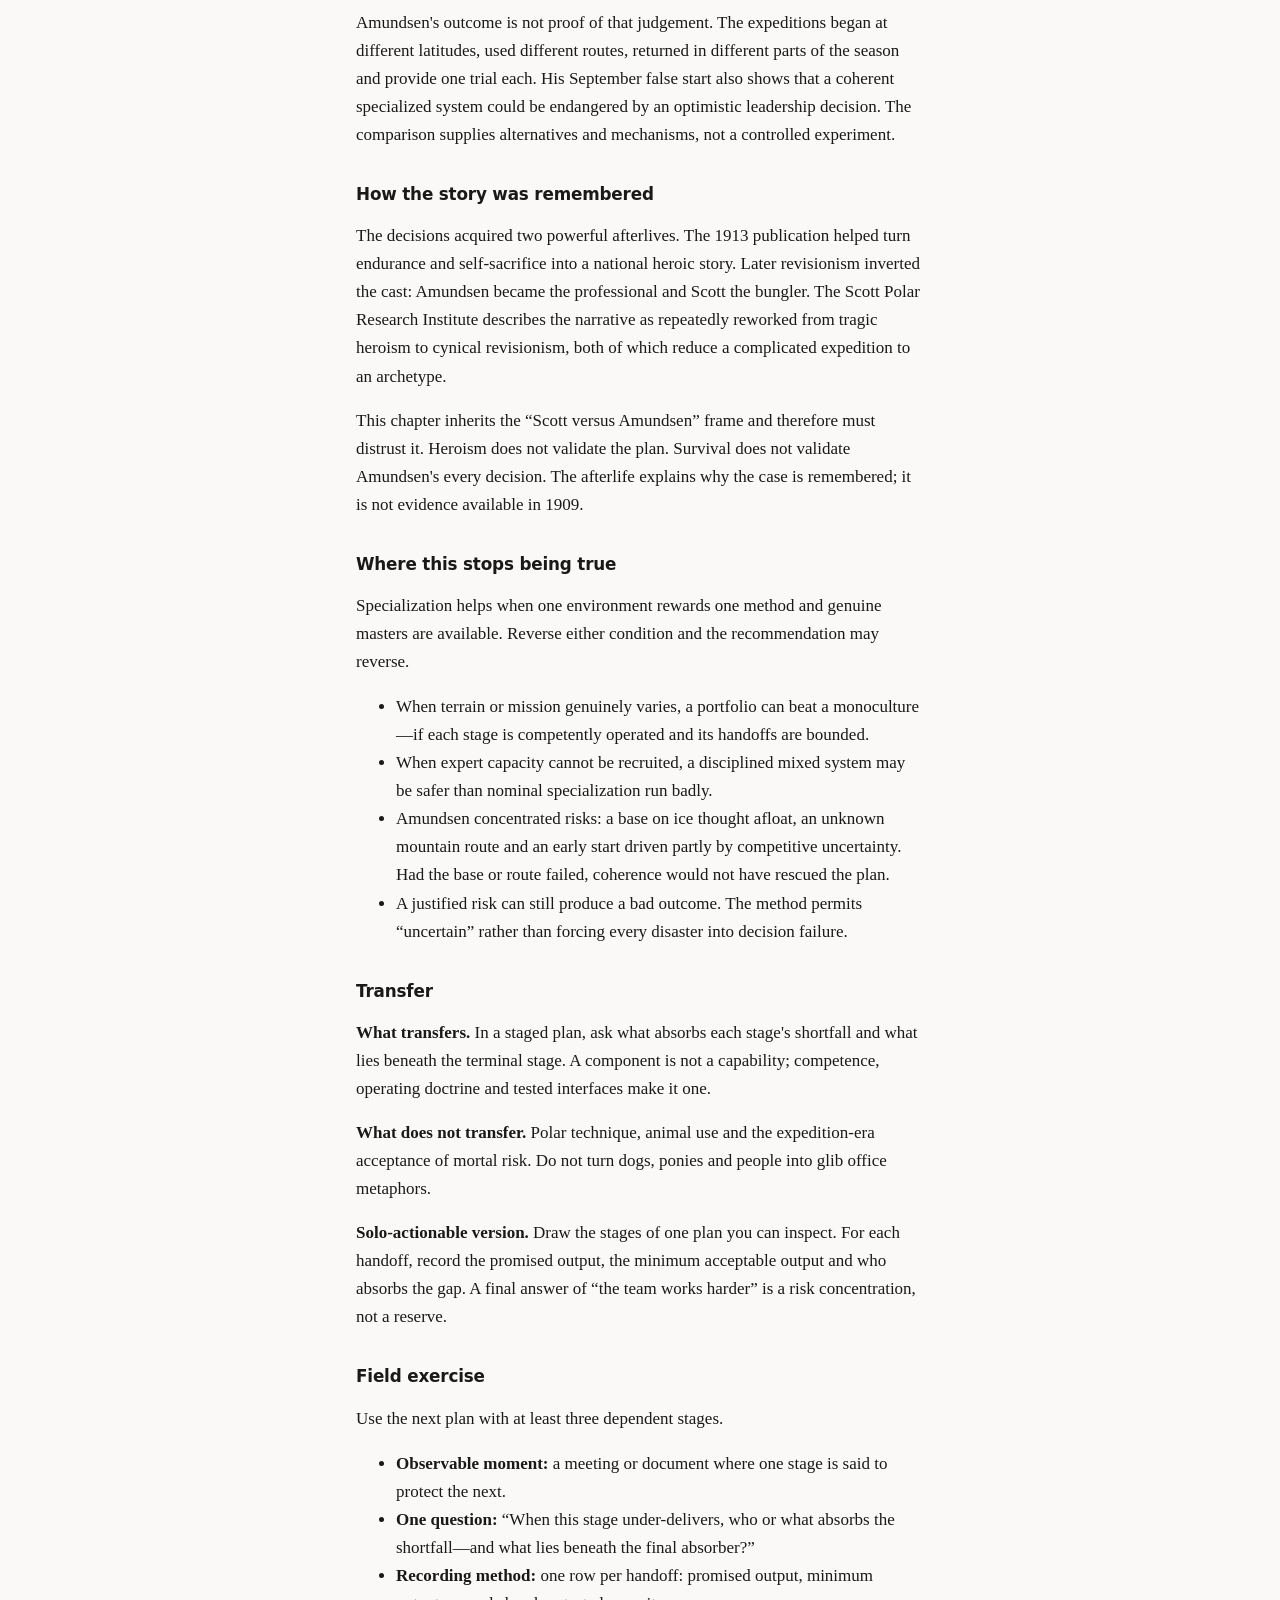
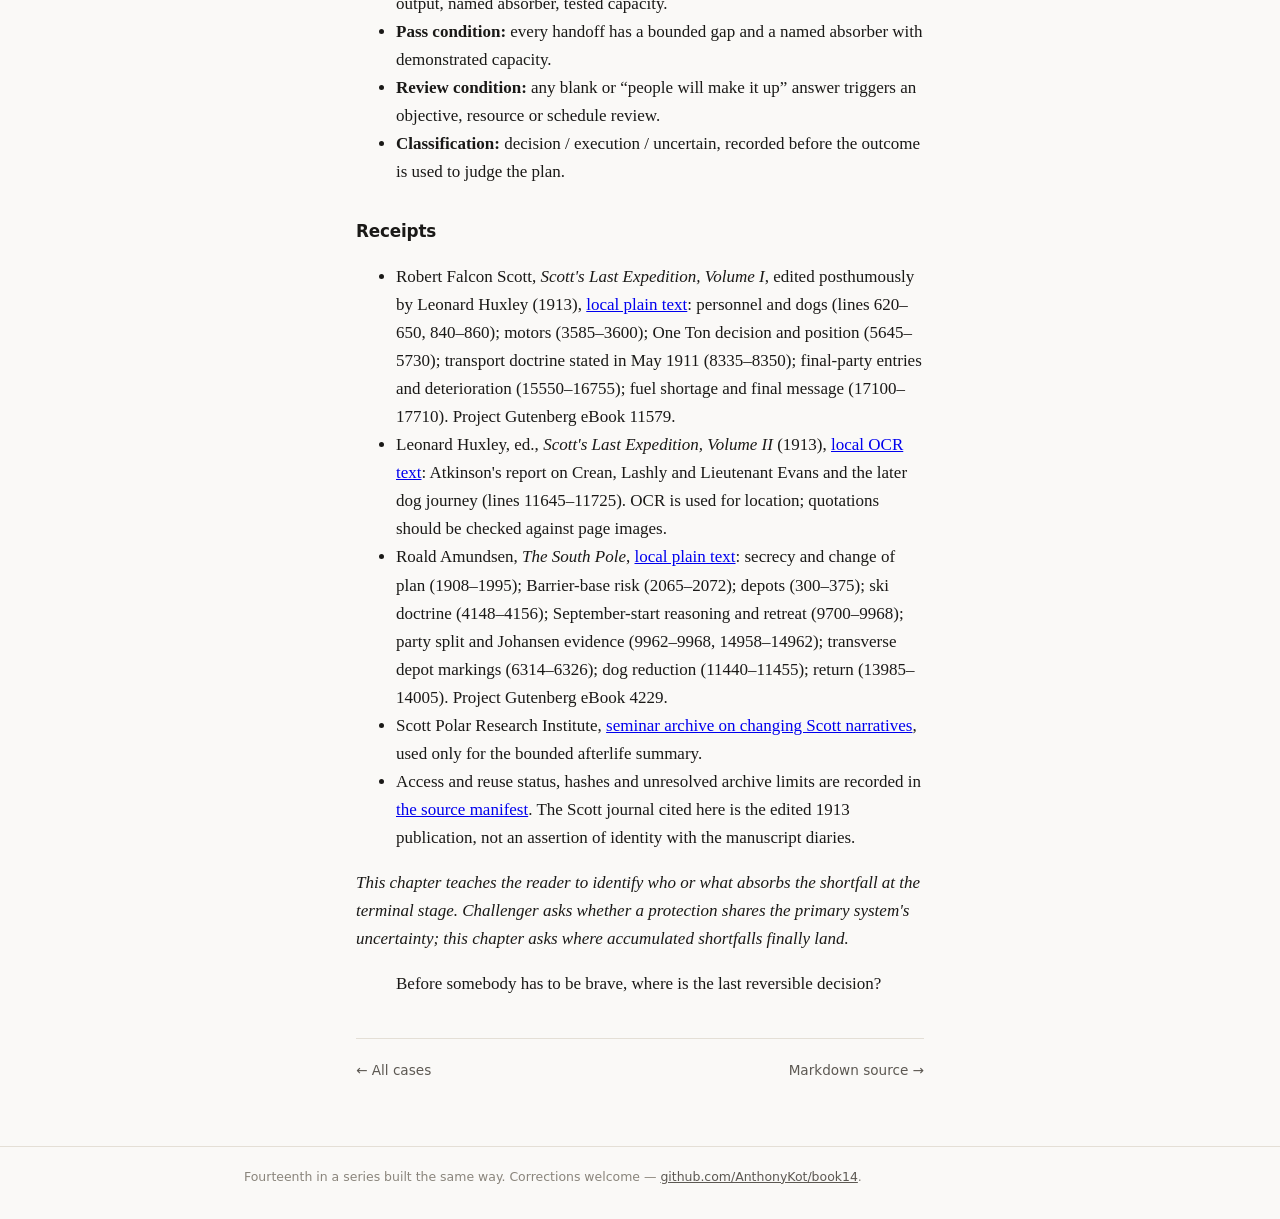
<file: chapters/07-scott-amundsen.full.html>
<!DOCTYPE html>
<html lang="en">
<head>
<meta charset="utf-8">
<meta name="viewport" content="width=device-width, initial-scale=1">
<title>7 · Four ways to move a sledge — full chapter — Historical Fuck-Ups</title>
<meta name="description" content="Full decision-forcing chapter with evidence ledger, competing diagnoses, counterfactual and receipts.">
<link rel="stylesheet" href="../static/style.css">
<script src="../static/theme.js"></script>
</head>
<body>
<header class="site-header">
  <div class="wrap">
    <a class="brand" href="../index.html">Historical <span>Fuck-Ups</span></a>
    <nav class="site-nav">
      <a href="../index.html">Cases</a>
      <a href="../about.html">Method</a>
      <button class="theme-toggle" type="button">☾ Dark</button>
    </nav>
  </div>
</header>
<main class="wrap full-md">
<p class="kicker">Case 7 · full chapter with receipts</p>
<h1>Four ways to move a sledge</h1>
<p><em>Scott and Amundsen · 1909–1912 · Dual decision-forcing case</em></p>
<p>In September 1909 a telegram reaches Norway: the North Pole has been claimed. Roald Amundsen has spent years raising money for an Arctic drift in the <em>Fram</em>. He decides to redirect the expedition south and tells almost nobody. In London, Robert Falcon Scott is assembling a different machine: a ship, a hut, laboratories, scientists, experimental motor sledges, ponies, dogs, skiers and men trained to haul.</p>
<p>Nothing has failed yet. No party is stranded. The consequential choice is being made in offices, shipyards and hiring rooms, while each purchase and each month of training hardens the architecture.</p>
<p>This case deals two hands. Do not share their cards.</p>
<h2 id="the-hand-you-are-dealt--twice">The hand you are dealt — twice</h2>
<p><strong>Hand one: Scott, 1909–1910.</strong> You lead a British national expedition with two public objectives: a large scientific programme and the Pole. McMurdo Sound serves the science and provides a known route through the Beardmore Glacier. Money is tight. Your personnel are principally naval and scientific; man-hauling is familiar. Shackleton has recently returned from 88°23′ S after using ponies across the Barrier and men beyond. Your proposed transport portfolio includes three experimental motors, ponies, dogs and human hauling.</p>
<p><strong>Hand two: Amundsen, September 1909.</strong> Your intended North Pole expedition has lost much of its purpose. You still have the <em>Fram</em>, financial obligations and a crew selected for polar travel. You can redirect south, but secrecy protects the plan at the cost of scrutiny. Your objective can be narrower than Scott's. You have extensive experience with skis and dogs and can recruit around that system. Your Antarctic base and route remain untested.</p>
<p>For either hand:</p>
<ul>
<li><strong>Clock:</strong> months. The ships must sail in 1910.</li>
<li><strong>Primary resource:</strong> preparation time spent to create transport margin.</li>
<li><strong>Authority:</strong> personnel, equipment, training and operating doctrine.</li>
<li><strong>Constraint:</strong> competence unavailable at departure cannot be bought on the ice.</li>
</ul>
<h2 id="two-evidence-ledgers">Two evidence ledgers</h2>
<h3 id="scotts-ledger">Scott's ledger</h3>
<p><strong>Known.</strong> Shackleton's mixed system had come close and returned. Ponies could move substantial loads but required fodder and fixed the start season. Dogs had polar precedent, but British skill with dogs and skis was uneven. Motors promised depot-hauling power without fodder, but had not been proved in Antarctica. The expedition also had scientific work and a fixed coastal programme to support.</p>
<p><strong>Reasonably inferable.</strong> Four transport modes meant four kinds of equipment, pace, food and competence. Each handoff could transfer an upstream shortfall to the next stage. The planned terminal stage—men hauling from the glacier toward the Pole—would operate farthest from help.</p>
<p><strong>Unknown.</strong> Whether the motors would work; how the purchased animals would perform; whether expert dog drivers could be recruited in sufficient numbers; autumn Barrier weather; the location and design of any rival expedition.</p>
<h3 id="amundsens-ledger">Amundsen's ledger</h3>
<p><strong>Known.</strong> The North Pole claims threatened the original objective. The <em>Fram</em> and much of the expedition remained available. Dogs and skis formed one system that several intended participants already knew. A smaller, single-purpose party could move differently from a national scientific expedition.</p>
<p><strong>Reasonably inferable.</strong> Specialization could buy speed and simplify handoffs, but it would concentrate risk. A Barrier base farther south could shorten the route if the ice held. Heavy depots and wide markings could buy margin on the return.</p>
<p><strong>Unknown.</strong> Whether the Bay of Whales ice was a safe winter base; whether an unknown route through the mountains existed; how Scott would travel; whether secrecy would damage trust when the destination was revealed.</p>
<h3 id="what-neither-could-know">What neither could know</h3>
<p>Neither planner knew the other system's final staffing, doctrine or depot geometry. Neither knew the weather of February and March 1912. Neither could observe in advance which small execution failures would combine. Their later outcomes do not belong on this screen.</p>
<h2 id="the-decision">The decision</h2>
<p>Three designs are plausible in 1909. They are not equally available to both hands.</p>
<p><strong>A. Specialize.</strong> Build around dogs and skis. Recruit operators as carefully as navigators, rehearse the complete system and design depots, route, season and animal attrition around it. The gain is mastery and coherence. The exposure is concentrated: if the route defeats dogs, the base fails or qualified operators cannot be hired, there is no independent transport system underneath.</p>
<p><strong>B. Stage several modes.</strong> Use motors and animals across the Barrier, then men for the glacier and plateau. A single component failure need not cancel the expedition. The exposure is cumulative: every early shortfall lands on a later stage, and the last stage is people. Diversity of equipment does not guarantee diversity of competence.</p>
<p><strong>C. Change the objective.</strong> Preserve the scientific programme but narrow the polar attempt, change the base, reduce parallel commitments or demand a larger depot margin before proceeding. This buys slack by surrendering part of the promise made to subscribers and the public.</p>
<p>Commit to one option in each hand. Then name one observation that would make you change it. If no observation would, you hold a doctrine rather than a decision.</p>
<h2 id="what-happened">What happened</h2>
<p>Amundsen placed Framheim at the Bay of Whales, 78°38′ S, on Barrier ice many contemporaries thought might be afloat. His parties laid roughly three tons of supplies at three southern depots and marked their approaches with numbered bamboo flags spread across the line of travel. On 8 September 1911 he started too early. In his published account he says uncertainty about Scott made him determined to leave as soon as possible, despite the danger of doing so. Temperatures fell between −58° and −75°F. The party retreated with dogs lost and men frostbitten.</p>
<p>Amundsen's published text gives two different explanations for the subsequent division of the party and does not explain the conflict behind it. Five men left again on 20 October with four sledges and fifty-two dogs. They crossed an unscouted glacier, killed twenty-four dogs at the planned reduction point, reached the Pole on 14 December and returned to Framheim on 25 January with eleven dogs.</p>
<p>Scott lost one motor through the sea ice while unloading. The remaining machines later ran, in his words, “well, but not very well.” During the 1911 depot journey, One Ton Depot was placed at 79°28½′ S rather than the intended 80°. Scott treated that as a defensible preservation of weakened ponies, writing that forcing some farther would have been “ridiculous.”</p>
<p>The southern march then proceeded by stages: motors, ponies and dogs stopped or turned back; men continued. On 3 January 1912 Scott changed the final party from four men to five. Bowers had no skis and moved on foot while others skied. The five reached the Pole on 17 January and found Amundsen's tent. Edgar Evans deteriorated during the return—his fingers and nose repeatedly frostbitten, his condition and confidence visibly declining in Scott's entries—then collapsed below the glacier and died. Oates, suffering badly from his feet, later left the tent. Scott, Wilson and Bowers died in March, about eleven miles from One Ton Depot, short of food and critically short of fuel.</p>
<p>The result tells us what the combined system encountered. It does not, by itself, tell us which 1909 choice was reasonable.</p>
<h2 id="the-people-who-inherited-the-stages">The people who inherited the stages</h2>
<p>The final party inherited a planned terminal stage, not an accidental fallback. They still had decisions. Oates had argued during depot-laying for pushing the ponies farther; Scott refused in order to preserve them. On 3 January Scott enlarged the final party, changing tent space, rations, fuel calculations and ski symmetry. Edgar Evans remained on the traces while frostbite and declining function were visible; on 17 February, after he repeatedly fell behind, the other four turned back for him and attempted to carry him onward. The record establishes their actions more securely than it establishes what alternatives felt psychologically available.</p>
<p>The returning support parties inherited another problem. Lieutenant Evans collapsed with scurvy. Lashly stayed to nurse him while Crean walked more than thirty-five miles alone for help, according to Atkinson's report in Volume II. Their action converted an arithmetic problem—food, distance and a man unable to walk—into a rescue. The surviving record is less clear about the changing instructions for sending dogs to meet Scott. Dog teams went south and turned back; Scott's journal later records hope that they had reached a depot. The exact responsibility chain remains disputed and is not needed to decide the 1909 case.</p>
<p>On Amundsen's side, the September start imposed frostbite, dog losses and damaged trust. His published account says only that “circumstances had arisen” requiring a split, while an earlier summary offers a different operational reason. Prestrud led the eastern party; Johansen, the expedition's most experienced sledger, served under him and was excluded from the polar party. The source shows the redistribution of roles but does not establish the private cause.</p>
<h2 id="reconstruction">Reconstruction</h2>
<p>The earliest reversible and consequential decision was the transport architecture and the competence purchased with it. Once the expeditions sailed, depot radius, start season, interfaces and the identity of the terminal load-bearer were difficult to change.</p>
<p>That does not make a fully Norwegian system automatically available to Scott. His science programme, public promises and McMurdo base were bundled constraints. Whether Britain could have hired a complete cadre of expert dog drivers in 1909 is unresolved. What remained available was narrower: train more of the party to ski and drive; define what each stage must deliver before the next assumes the load; test the motors without counting their promise as margin; or reduce objectives when the required competence could not be assembled.</p>
<p>The latest reversible decisions came later: One Ton's latitude, the five-man reorganization, depot fuel control and dog-team instructions. Those choices may have spent margin. They did not create the architecture that determined where margin existed.</p>
<h2 id="competing-diagnoses">Competing diagnoses</h2>
<p><strong>Architecture failure.</strong> Scott diversified modes without equal mastery. Each upstream shortfall was passed forward until the planned terminal stage—people—had nothing beneath it. On this diagnosis, the problem is not “using ponies” or “failing to use dogs.” It is a staged system whose final absorber had an unbounded load.</p>
<p><strong>Reasonable risk with a bad outcome.</strong> A mixed system had precedent in Shackleton's return. Scott had scientific obligations Amundsen did not. Motors offered a legitimate experiment; ponies were not irrational on the information then available. Weather, illness, fuel loss and several later choices may have converted a defensible plan into catastrophe.</p>
<p><strong>Execution and late decisions.</strong> The depot position, the fifth man, fuel shortages and relief arrangements may explain more than the 1909 portfolio. This diagnosis is strongest if restoring one of those margins changes the final problem in kind.</p>
<p>These diagnoses can coexist. Architecture set the size and location of the margin; weather, illness and later choices spent it. The rarity of the late-season weather and the mechanism of the fuel shortage remain uncertain.</p>
<h2 id="counterfactual-give-scott-more-dogs">Counterfactual: give Scott more dogs</h2>
<p>Double the dogs and change nothing else: no additional expert drivers, no party-wide ski fluency, no redesigned depot line, no new route, no change to the scientific programme or the doctrine that men would haul the terminal stage.</p>
<p>The later problem changes in degree, not necessarily in kind. More dogs might move more depot mass or save days. They do not automatically change the season fixed by the pony stage, the glacier doctrine, the handoffs or the identity of the final load-bearer. Dogs were not a detachable missing component. The difference was an operating system: operators, skiing, route, season, depot geometry and a doctrine willing to use animals farther south.</p>
<p>Now run the stronger counterfactual: replace the whole operating system. That may change the problem in kind—but it also changes staffing, base, objectives and institutional commitments. “Scott should have used dogs” therefore hides the real decision rather than naming it.</p>
<h2 id="judgement">Judgement</h2>
<p>The best-supported diagnosis is a design weakness, with moderate confidence: Scott's staged architecture placed its least replaceable resource—people—at the terminal stage, farthest from help and later in the season, while allowing upstream shortfalls to accumulate onto them. Calling this simply incompetence would fail the availability test. A fully specialized dog system may not have been realistically purchasable as one item, and the expedition's scientific and national objectives constrained the design. But the terminal-stage exposure could have been named, bounded and used as a reason to strengthen competence or reduce commitments.</p>
<p>Amundsen's outcome is not proof of that judgement. The expeditions began at different latitudes, used different routes, returned in different parts of the season and provide one trial each. His September false start also shows that a coherent specialized system could be endangered by an optimistic leadership decision. The comparison supplies alternatives and mechanisms, not a controlled experiment.</p>
<h2 id="how-the-story-was-remembered">How the story was remembered</h2>
<p>The decisions acquired two powerful afterlives. The 1913 publication helped turn endurance and self-sacrifice into a national heroic story. Later revisionism inverted the cast: Amundsen became the professional and Scott the bungler. The Scott Polar Research Institute describes the narrative as repeatedly reworked from tragic heroism to cynical revisionism, both of which reduce a complicated expedition to an archetype.</p>
<p>This chapter inherits the “Scott versus Amundsen” frame and therefore must distrust it. Heroism does not validate the plan. Survival does not validate Amundsen's every decision. The afterlife explains why the case is remembered; it is not evidence available in 1909.</p>
<h2 id="where-this-stops-being-true">Where this stops being true</h2>
<p>Specialization helps when one environment rewards one method and genuine masters are available. Reverse either condition and the recommendation may reverse.</p>
<ul>
<li>When terrain or mission genuinely varies, a portfolio can beat a monoculture—if each stage is competently operated and its handoffs are bounded.</li>
<li>When expert capacity cannot be recruited, a disciplined mixed system may be safer than nominal specialization run badly.</li>
<li>Amundsen concentrated risks: a base on ice thought afloat, an unknown mountain route and an early start driven partly by competitive uncertainty. Had the base or route failed, coherence would not have rescued the plan.</li>
<li>A justified risk can still produce a bad outcome. The method permits “uncertain” rather than forcing every disaster into decision failure.</li>
</ul>
<h2 id="transfer">Transfer</h2>
<p><strong>What transfers.</strong> In a staged plan, ask what absorbs each stage's shortfall and what lies beneath the terminal stage. A component is not a capability; competence, operating doctrine and tested interfaces make it one.</p>
<p><strong>What does not transfer.</strong> Polar technique, animal use and the expedition-era acceptance of mortal risk. Do not turn dogs, ponies and people into glib office metaphors.</p>
<p><strong>Solo-actionable version.</strong> Draw the stages of one plan you can inspect. For each handoff, record the promised output, the minimum acceptable output and who absorbs the gap. A final answer of “the team works harder” is a risk concentration, not a reserve.</p>
<h2 id="field-exercise">Field exercise</h2>
<p>Use the next plan with at least three dependent stages.</p>
<ul>
<li><strong>Observable moment:</strong> a meeting or document where one stage is said to protect the next.</li>
<li><strong>One question:</strong> “When this stage under-delivers, who or what absorbs the shortfall—and what lies beneath the final absorber?”</li>
<li><strong>Recording method:</strong> one row per handoff: promised output, minimum output, named absorber, tested capacity.</li>
<li><strong>Pass condition:</strong> every handoff has a bounded gap and a named absorber with demonstrated capacity.</li>
<li><strong>Review condition:</strong> any blank or “people will make it up” answer triggers an objective, resource or schedule review.</li>
<li><strong>Classification:</strong> decision / execution / uncertain, recorded before the outcome is used to judge the plan.</li>
</ul>
<h2 id="receipts">Receipts</h2>
<ul>
<li>Robert Falcon Scott, <em>Scott's Last Expedition, Volume I</em>, edited posthumously by Leonard Huxley (1913), <a href="../sources/07-scott-amundsen/scott-last-expedition-vol-1.txt">local plain text</a>: personnel and dogs (lines 620–650, 840–860); motors (3585–3600); One Ton decision and position (5645–5730); transport doctrine stated in May 1911 (8335–8350); final-party entries and deterioration (15550–16755); fuel shortage and final message (17100–17710). Project Gutenberg eBook 11579.</li>
<li>Leonard Huxley, ed., <em>Scott's Last Expedition, Volume II</em> (1913), <a href="../sources/07-scott-amundsen/scott-last-expedition-vol-2-ocr.txt">local OCR text</a>: Atkinson's report on Crean, Lashly and Lieutenant Evans and the later dog journey (lines 11645–11725). OCR is used for location; quotations should be checked against page images.</li>
<li>Roald Amundsen, <em>The South Pole</em>, <a href="../sources/07-scott-amundsen/amundsen-the-south-pole.txt">local plain text</a>: secrecy and change of plan (1908–1995); Barrier-base risk (2065–2072); depots (300–375); ski doctrine (4148–4156); September-start reasoning and retreat (9700–9968); party split and Johansen evidence (9962–9968, 14958–14962); transverse depot markings (6314–6326); dog reduction (11440–11455); return (13985–14005). Project Gutenberg eBook 4229.</li>
<li>Scott Polar Research Institute, <a href="../sources/07-scott-amundsen/spri-scott-afterlife.html">seminar archive on changing Scott narratives</a>, used only for the bounded afterlife summary.</li>
<li>Access and reuse status, hashes and unresolved archive limits are recorded in <a href="../sources/MANIFEST.md#07--scott-versus-amundsen">the source manifest</a>. The Scott journal cited here is the edited 1913 publication, not an assertion of identity with the manuscript diaries.</li>
</ul>
<p><em>This chapter teaches the reader to identify who or what absorbs the shortfall at the terminal stage. Challenger asks whether a protection shares the primary system's uncertainty; this chapter asks where accumulated shortfalls finally land.</em></p>
<blockquote>
<p>Before somebody has to be brave, where is the last reversible decision?</p>
</blockquote>
<nav class="chapter-nav">
  <a href="../index.html">← All cases</a>
  <a href="https://github.com/AnthonyKot/book14/blob/main/chapters/07-scott-amundsen.md">Markdown source →</a>
</nav>
</main>
<footer class="site-footer"><div class="wrap"><p>Fourteenth in a series built the same way. Corrections welcome — <a href="https://github.com/AnthonyKot/book14">github.com/AnthonyKot/book14</a>.</p></div></footer>
</body>
</html>
</file>
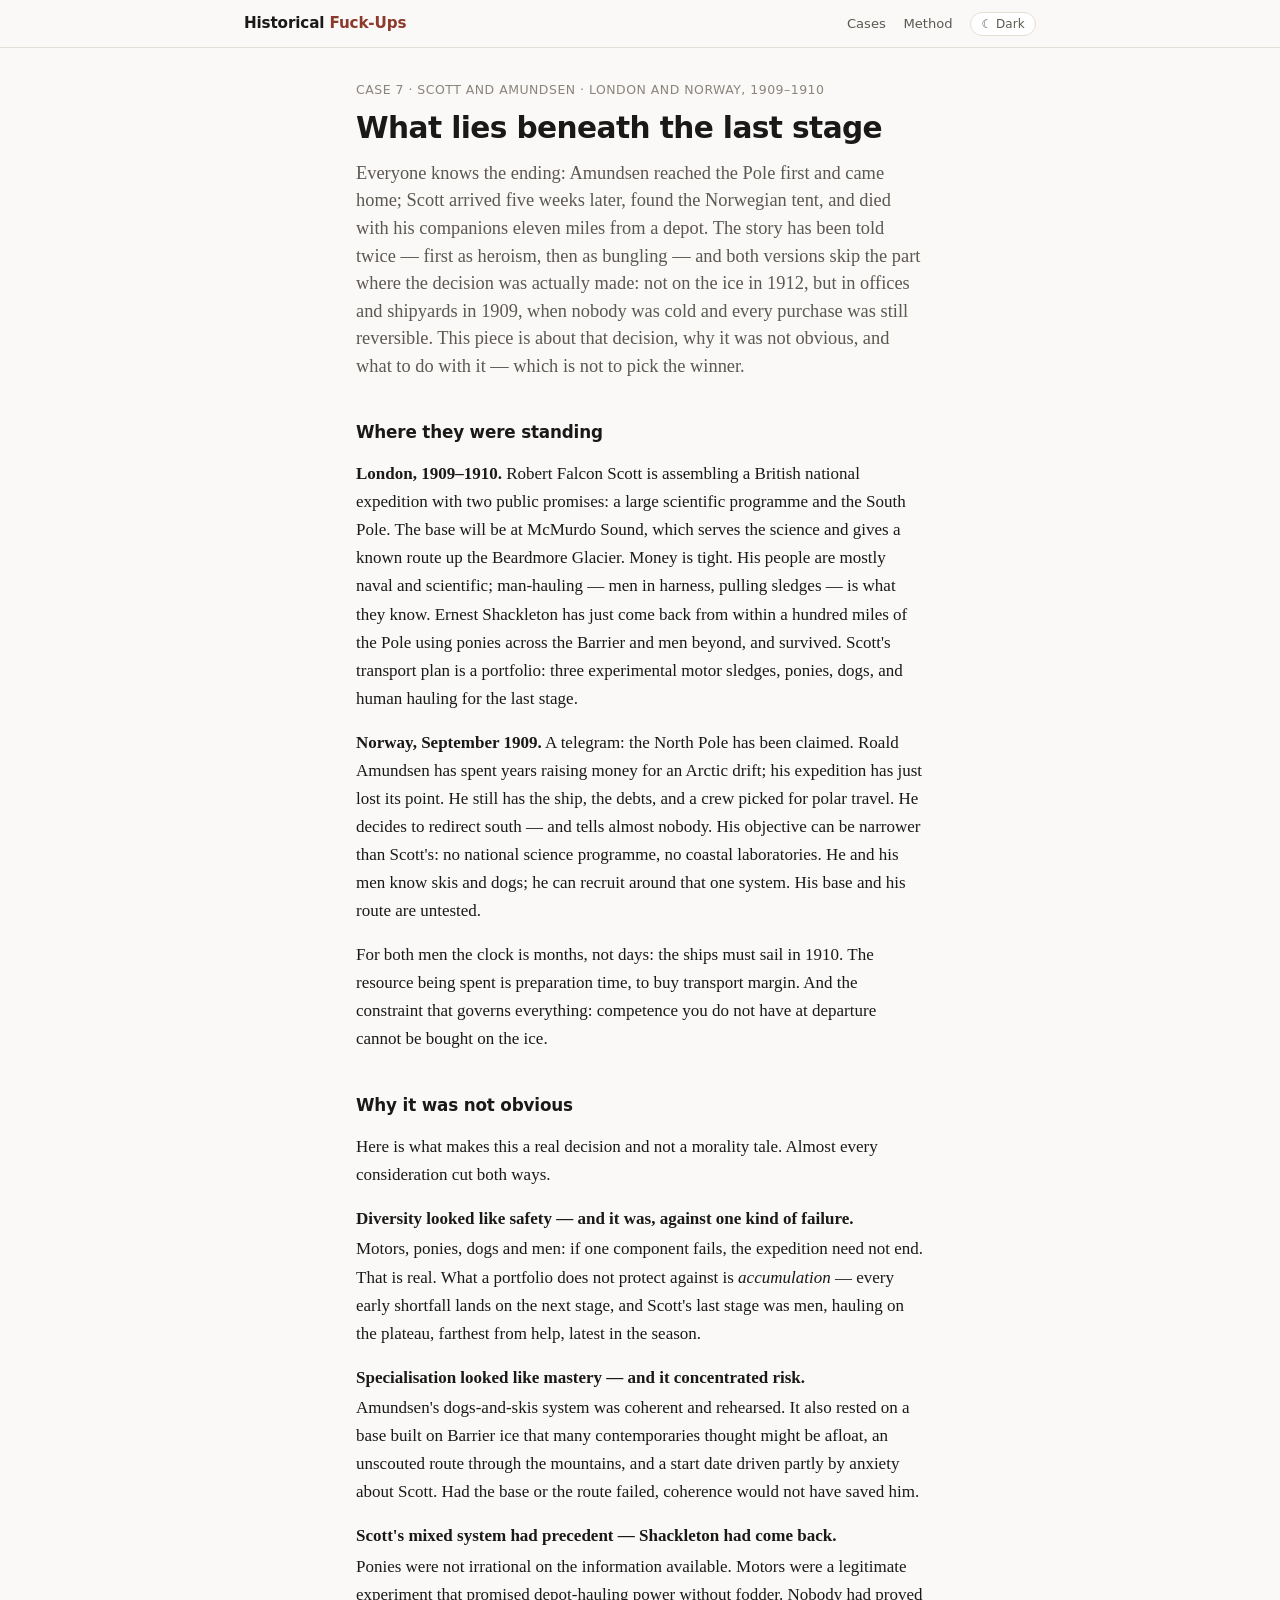
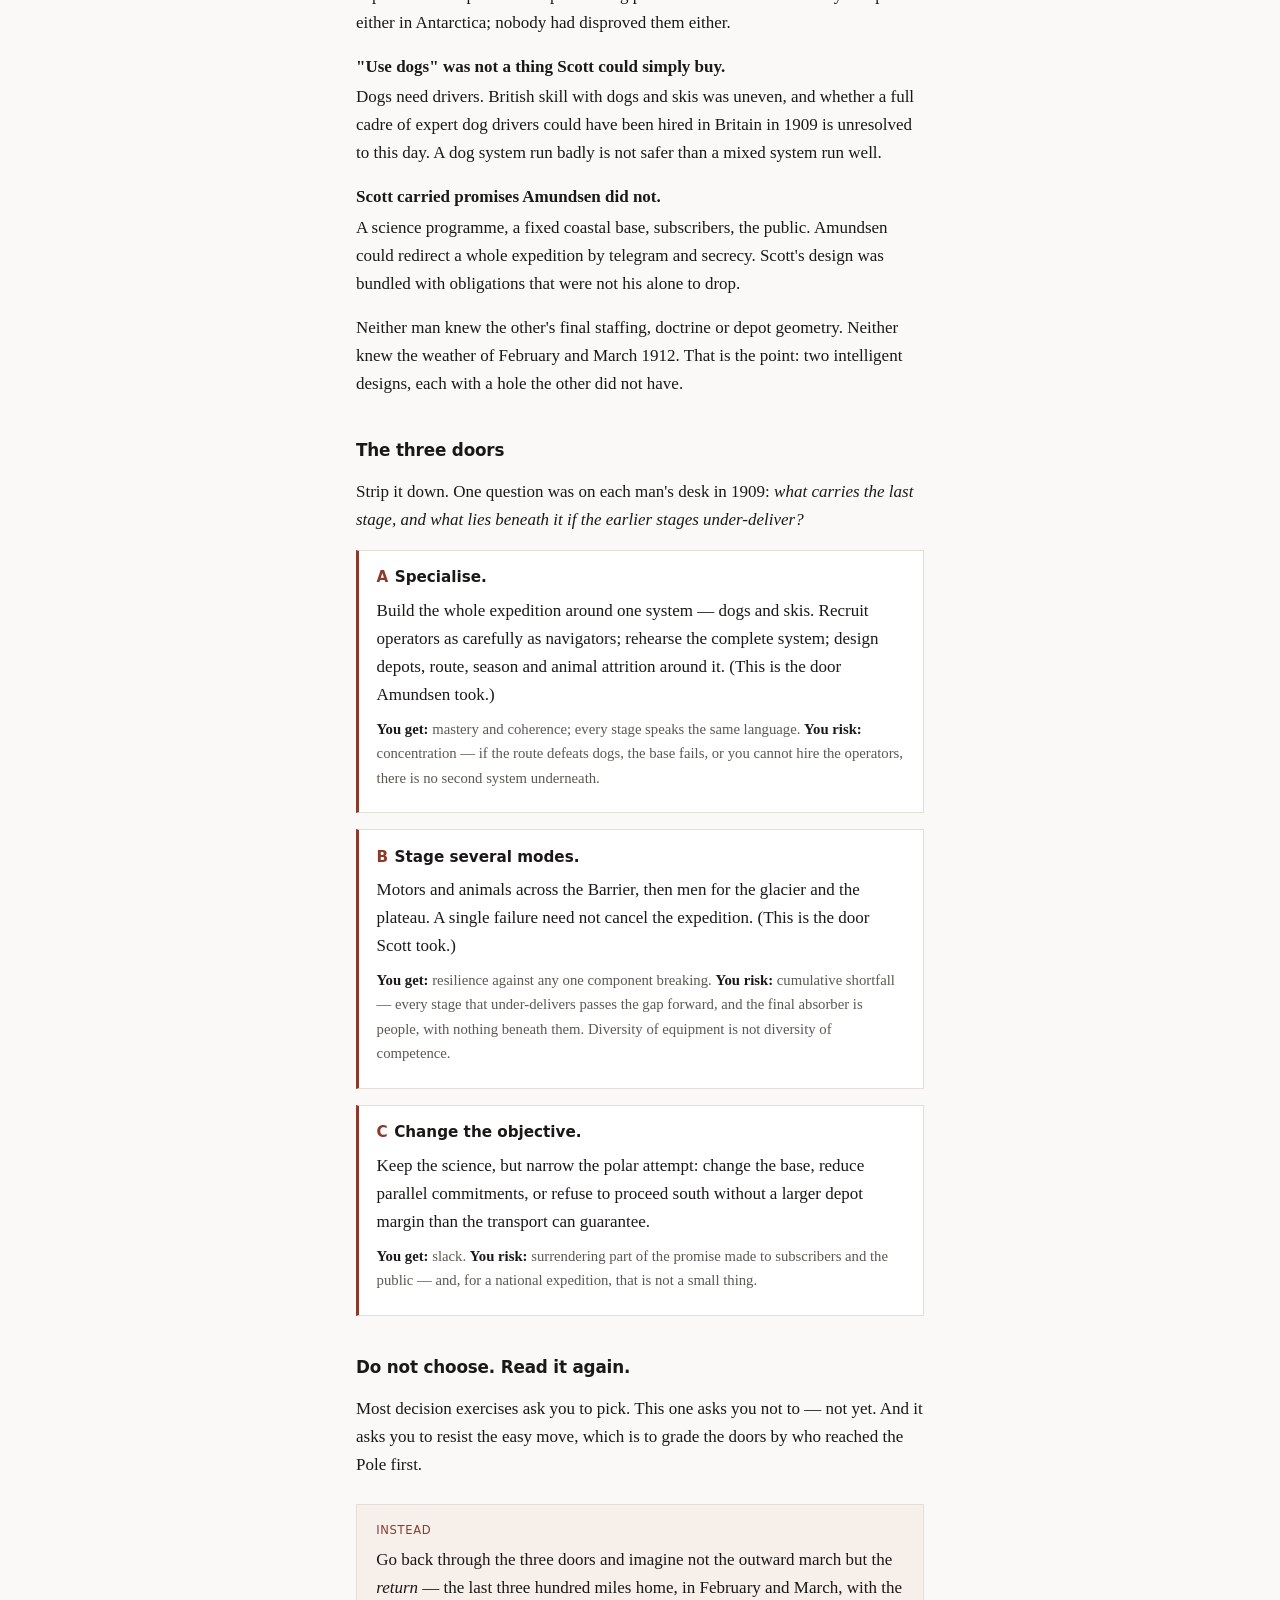
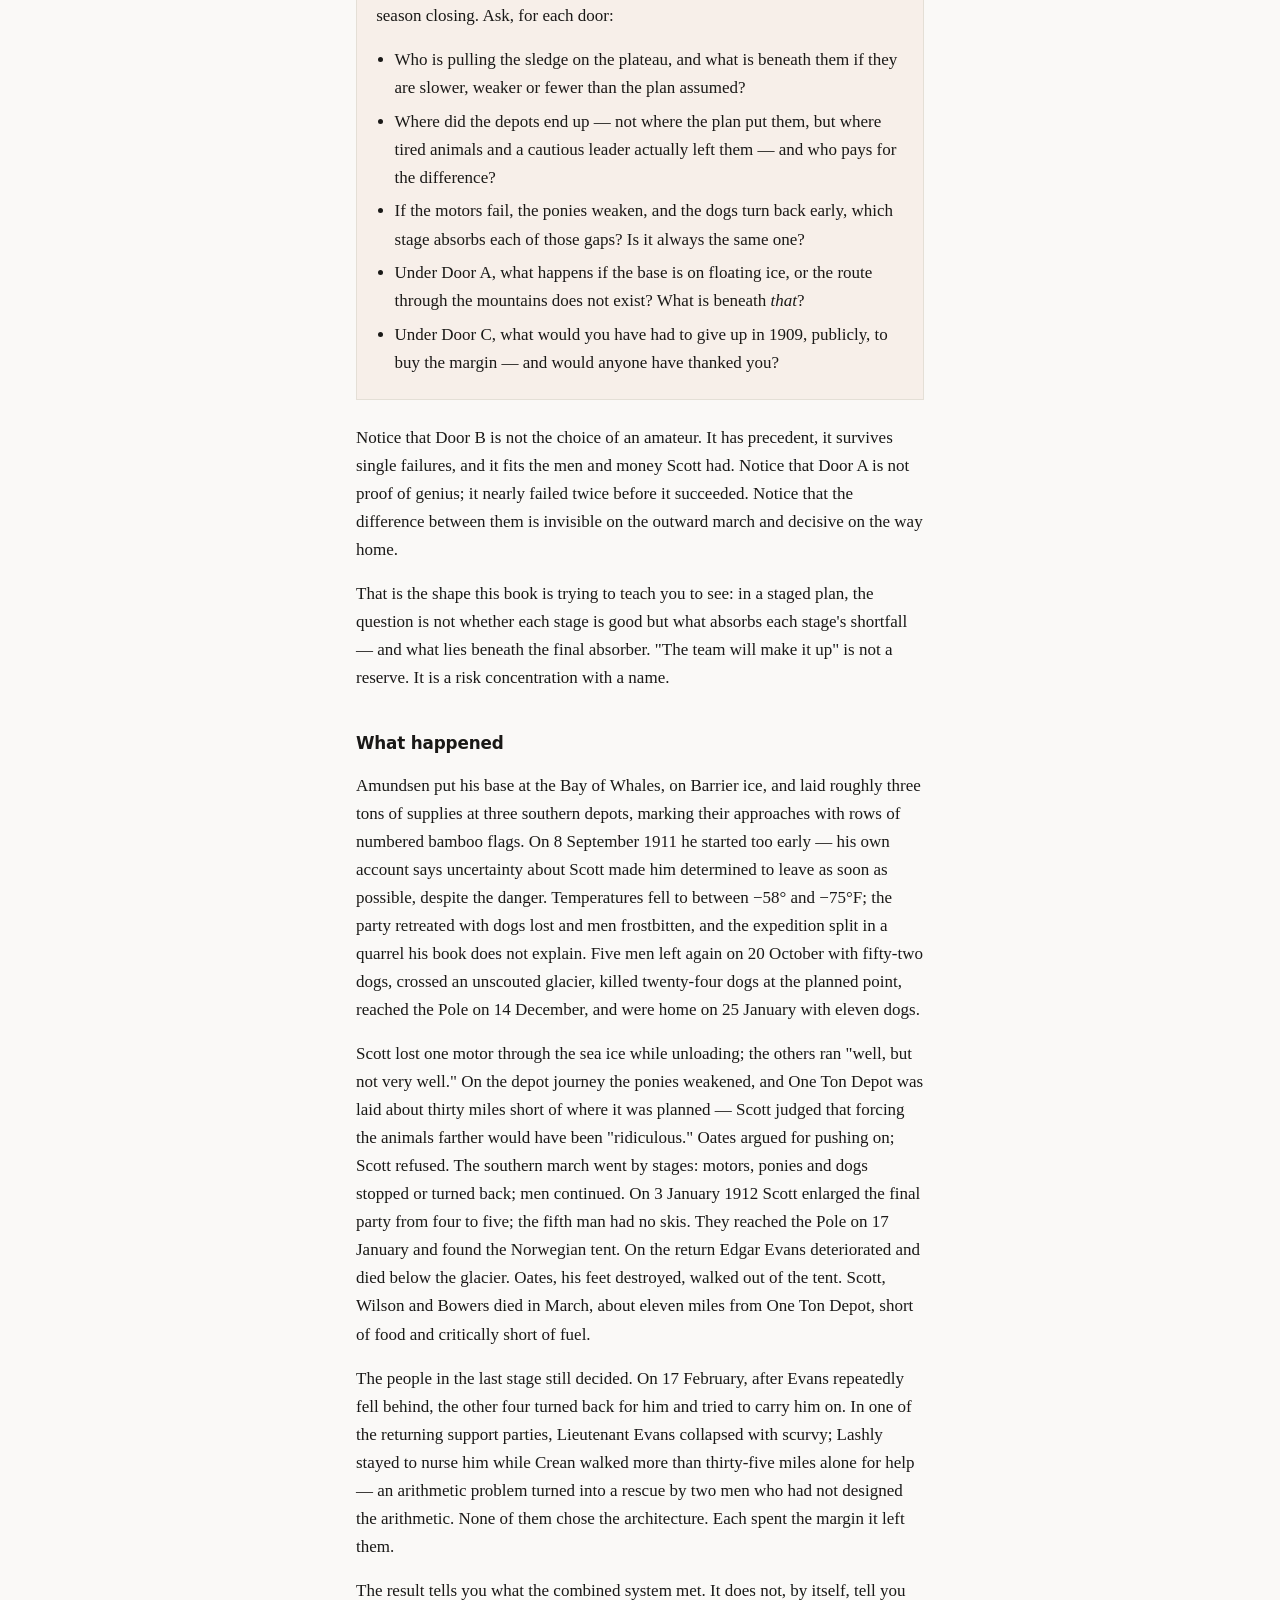
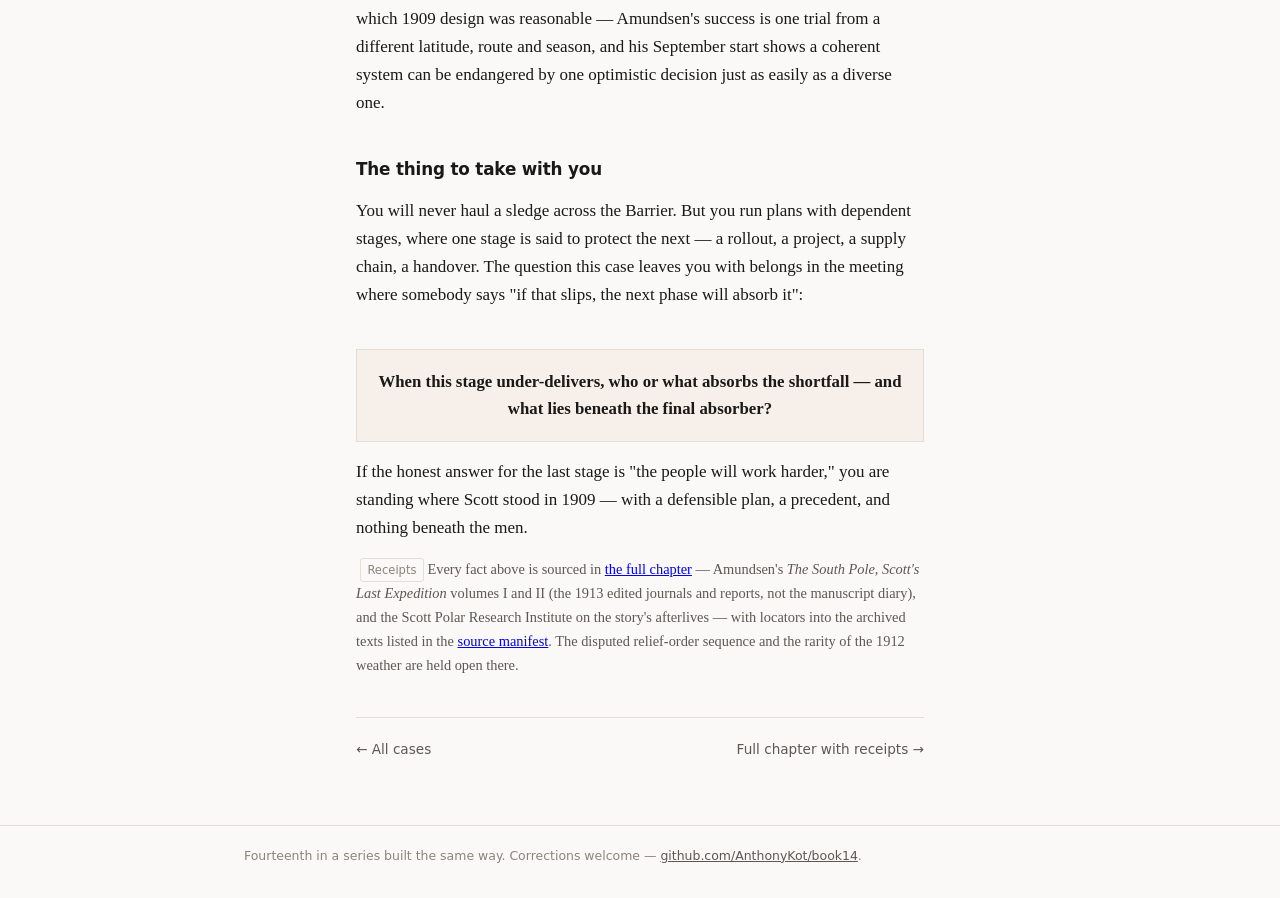
<file: chapters/07-scott-amundsen.html>
<!DOCTYPE html>
<html lang="en">
<head>
<meta charset="utf-8">
<meta name="viewport" content="width=device-width, initial-scale=1">
<title>7 · What lies beneath the last stage — Historical Fuck-Ups</title>
<meta name="description" content="London and Norway, 1909. Two men design polar expeditions in offices, a year before anyone is cold. One builds a portfolio of motors, ponies, dogs and men; the other builds one system around dogs and skis and tells nobody. Why neither design was obviously right, three doors, and an invitation to think about the return journey rather than the race.">
<link rel="stylesheet" href="../static/style.css">
<script src="../static/theme.js"></script>
</head>
<body>
<header class="site-header">
  <div class="wrap">
    <a class="brand" href="../index.html">Historical <span>Fuck-Ups</span></a>
    <nav class="site-nav">
      <a href="../index.html">Cases</a>
      <a href="../about.html">Method</a>
      <button class="theme-toggle" type="button">☾ Dark</button>
    </nav>
  </div>
</header>
<main class="wrap">

<p class="kicker">Case 7 · Scott and Amundsen · London and Norway, 1909–1910</p>
<h1>What lies beneath the last stage</h1>
<p class="lede">Everyone knows the ending: Amundsen reached the Pole first and came home; Scott arrived five weeks later, found the Norwegian tent, and died with his companions eleven miles from a depot. The story has been told twice — first as heroism, then as bungling — and both versions skip the part where the decision was actually made: not on the ice in 1912, but in offices and shipyards in 1909, when nobody was cold and every purchase was still reversible. This piece is about that decision, why it was not obvious, and what to do with it — which is not to pick the winner.</p>

<h2>Where they were standing</h2>
<p><strong>London, 1909–1910.</strong> Robert Falcon Scott is assembling a British national expedition with two public promises: a large scientific programme and the South Pole. The base will be at McMurdo Sound, which serves the science and gives a known route up the Beardmore Glacier. Money is tight. His people are mostly naval and scientific; man-hauling — men in harness, pulling sledges — is what they know. Ernest Shackleton has just come back from within a hundred miles of the Pole using ponies across the Barrier and men beyond, and survived. Scott's transport plan is a portfolio: three experimental motor sledges, ponies, dogs, and human hauling for the last stage.</p>
<p><strong>Norway, September 1909.</strong> A telegram: the North Pole has been claimed. Roald Amundsen has spent years raising money for an Arctic drift; his expedition has just lost its point. He still has the ship, the debts, and a crew picked for polar travel. He decides to redirect south — and tells almost nobody. His objective can be narrower than Scott's: no national science programme, no coastal laboratories. He and his men know skis and dogs; he can recruit around that one system. His base and his route are untested.</p>
<p>For both men the clock is months, not days: the ships must sail in 1910. The resource being spent is preparation time, to buy transport margin. And the constraint that governs everything: competence you do not have at departure cannot be bought on the ice.</p>

<h2>Why it was not obvious</h2>
<p>Here is what makes this a real decision and not a morality tale. Almost every consideration cut both ways.</p>
<p class="factor"><b>Diversity looked like safety — and it was, against one kind of failure.</b> Motors, ponies, dogs and men: if one component fails, the expedition need not end. That is real. What a portfolio does not protect against is <em>accumulation</em> — every early shortfall lands on the next stage, and Scott's last stage was men, hauling on the plateau, farthest from help, latest in the season.</p>
<p class="factor"><b>Specialisation looked like mastery — and it concentrated risk.</b> Amundsen's dogs-and-skis system was coherent and rehearsed. It also rested on a base built on Barrier ice that many contemporaries thought might be afloat, an unscouted route through the mountains, and a start date driven partly by anxiety about Scott. Had the base or the route failed, coherence would not have saved him.</p>
<p class="factor"><b>Scott's mixed system had precedent — Shackleton had come back.</b> Ponies were not irrational on the information available. Motors were a legitimate experiment that promised depot-hauling power without fodder. Nobody had proved either in Antarctica; nobody had disproved them either.</p>
<p class="factor"><b>"Use dogs" was not a thing Scott could simply buy.</b> Dogs need drivers. British skill with dogs and skis was uneven, and whether a full cadre of expert dog drivers could have been hired in Britain in 1909 is unresolved to this day. A dog system run badly is not safer than a mixed system run well.</p>
<p class="factor"><b>Scott carried promises Amundsen did not.</b> A science programme, a fixed coastal base, subscribers, the public. Amundsen could redirect a whole expedition by telegram and secrecy. Scott's design was bundled with obligations that were not his alone to drop.</p>
<p>Neither man knew the other's final staffing, doctrine or depot geometry. Neither knew the weather of February and March 1912. That is the point: two intelligent designs, each with a hole the other did not have.</p>

<h2>The three doors</h2>
<p>Strip it down. One question was on each man's desk in 1909: <em>what carries the last stage, and what lies beneath it if the earlier stages under-deliver?</em></p>

<div class="door">
<h3><span class="letter">A</span>Specialise.</h3>
<p>Build the whole expedition around one system — dogs and skis. Recruit operators as carefully as navigators; rehearse the complete system; design depots, route, season and animal attrition around it. (This is the door Amundsen took.)</p>
<p class="gr"><b>You get:</b> mastery and coherence; every stage speaks the same language. <b>You risk:</b> concentration — if the route defeats dogs, the base fails, or you cannot hire the operators, there is no second system underneath.</p>
</div>

<div class="door">
<h3><span class="letter">B</span>Stage several modes.</h3>
<p>Motors and animals across the Barrier, then men for the glacier and the plateau. A single failure need not cancel the expedition. (This is the door Scott took.)</p>
<p class="gr"><b>You get:</b> resilience against any one component breaking. <b>You risk:</b> cumulative shortfall — every stage that under-delivers passes the gap forward, and the final absorber is people, with nothing beneath them. Diversity of equipment is not diversity of competence.</p>
</div>

<div class="door">
<h3><span class="letter">C</span>Change the objective.</h3>
<p>Keep the science, but narrow the polar attempt: change the base, reduce parallel commitments, or refuse to proceed south without a larger depot margin than the transport can guarantee.</p>
<p class="gr"><b>You get:</b> slack. <b>You risk:</b> surrendering part of the promise made to subscribers and the public — and, for a national expedition, that is not a small thing.</p>
</div>

<h2>Do not choose. Read it again.</h2>
<p>Most decision exercises ask you to pick. This one asks you not to — not yet. And it asks you to resist the easy move, which is to grade the doors by who reached the Pole first.</p>
<div class="think">
<span class="tag">Instead</span>
<p>Go back through the three doors and imagine not the outward march but the <em>return</em> — the last three hundred miles home, in February and March, with the season closing. Ask, for each door:</p>
<ul>
<li>Who is pulling the sledge on the plateau, and what is beneath them if they are slower, weaker or fewer than the plan assumed?</li>
<li>Where did the depots end up — not where the plan put them, but where tired animals and a cautious leader actually left them — and who pays for the difference?</li>
<li>If the motors fail, the ponies weaken, and the dogs turn back early, which stage absorbs each of those gaps? Is it always the same one?</li>
<li>Under Door A, what happens if the base is on floating ice, or the route through the mountains does not exist? What is beneath <em>that</em>?</li>
<li>Under Door C, what would you have had to give up in 1909, publicly, to buy the margin — and would anyone have thanked you?</li>
</ul>
</div>
<p>Notice that Door B is not the choice of an amateur. It has precedent, it survives single failures, and it fits the men and money Scott had. Notice that Door A is not proof of genius; it nearly failed twice before it succeeded. Notice that the difference between them is invisible on the outward march and decisive on the way home.</p>
<p>That is the shape this book is trying to teach you to see: in a staged plan, the question is not whether each stage is good but what absorbs each stage's shortfall — and what lies beneath the final absorber. "The team will make it up" is not a reserve. It is a risk concentration with a name.</p>

<h2>What happened</h2>
<p>Amundsen put his base at the Bay of Whales, on Barrier ice, and laid roughly three tons of supplies at three southern depots, marking their approaches with rows of numbered bamboo flags. On 8 September 1911 he started too early — his own account says uncertainty about Scott made him determined to leave as soon as possible, despite the danger. Temperatures fell to between −58° and −75°F; the party retreated with dogs lost and men frostbitten, and the expedition split in a quarrel his book does not explain. Five men left again on 20 October with fifty-two dogs, crossed an unscouted glacier, killed twenty-four dogs at the planned point, reached the Pole on 14 December, and were home on 25 January with eleven dogs.</p>
<p>Scott lost one motor through the sea ice while unloading; the others ran "well, but not very well." On the depot journey the ponies weakened, and One Ton Depot was laid about thirty miles short of where it was planned — Scott judged that forcing the animals farther would have been "ridiculous." Oates argued for pushing on; Scott refused. The southern march went by stages: motors, ponies and dogs stopped or turned back; men continued. On 3 January 1912 Scott enlarged the final party from four to five; the fifth man had no skis. They reached the Pole on 17 January and found the Norwegian tent. On the return Edgar Evans deteriorated and died below the glacier. Oates, his feet destroyed, walked out of the tent. Scott, Wilson and Bowers died in March, about eleven miles from One Ton Depot, short of food and critically short of fuel.</p>
<p>The people in the last stage still decided. On 17 February, after Evans repeatedly fell behind, the other four turned back for him and tried to carry him on. In one of the returning support parties, Lieutenant Evans collapsed with scurvy; Lashly stayed to nurse him while Crean walked more than thirty-five miles alone for help — an arithmetic problem turned into a rescue by two men who had not designed the arithmetic. None of them chose the architecture. Each spent the margin it left them.</p>
<p>The result tells you what the combined system met. It does not, by itself, tell you which 1909 design was reasonable — Amundsen's success is one trial from a different latitude, route and season, and his September start shows a coherent system can be endangered by one optimistic decision just as easily as a diverse one.</p>

<h2>The thing to take with you</h2>
<p>You will never haul a sledge across the Barrier. But you run plans with dependent stages, where one stage is said to protect the next — a rollout, a project, a supply chain, a handover. The question this case leaves you with belongs in the meeting where somebody says "if that slips, the next phase will absorb it":</p>
<p class="coda">When this stage under-delivers, who or what absorbs the shortfall — and what lies beneath the final absorber?</p>
<p>If the honest answer for the last stage is "the people will work harder," you are standing where Scott stood in 1909 — with a defensible plan, a precedent, and nothing beneath the men.</p>

<div class="receipts">
<p><span class="badge">Receipts</span> Every fact above is sourced in <a href="07-scott-amundsen.full.html">the full chapter</a> — Amundsen's <em>The South Pole</em>, <em>Scott's Last Expedition</em> volumes I and II (the 1913 edited journals and reports, not the manuscript diary), and the Scott Polar Research Institute on the story's afterlives — with locators into the archived texts listed in the <a href="https://github.com/AnthonyKot/book14/blob/main/sources/MANIFEST.md">source manifest</a>. The disputed relief-order sequence and the rarity of the 1912 weather are held open there.</p>
</div>

<nav class="chapter-nav">
  <a href="../index.html">← All cases</a>
  <a href="07-scott-amundsen.full.html">Full chapter with receipts →</a>
</nav>
</main>
<footer class="site-footer"><div class="wrap"><p>Fourteenth in a series built the same way. Corrections welcome — <a href="https://github.com/AnthonyKot/book14">github.com/AnthonyKot/book14</a>.</p></div></footer>
</body>
</html>
</file>
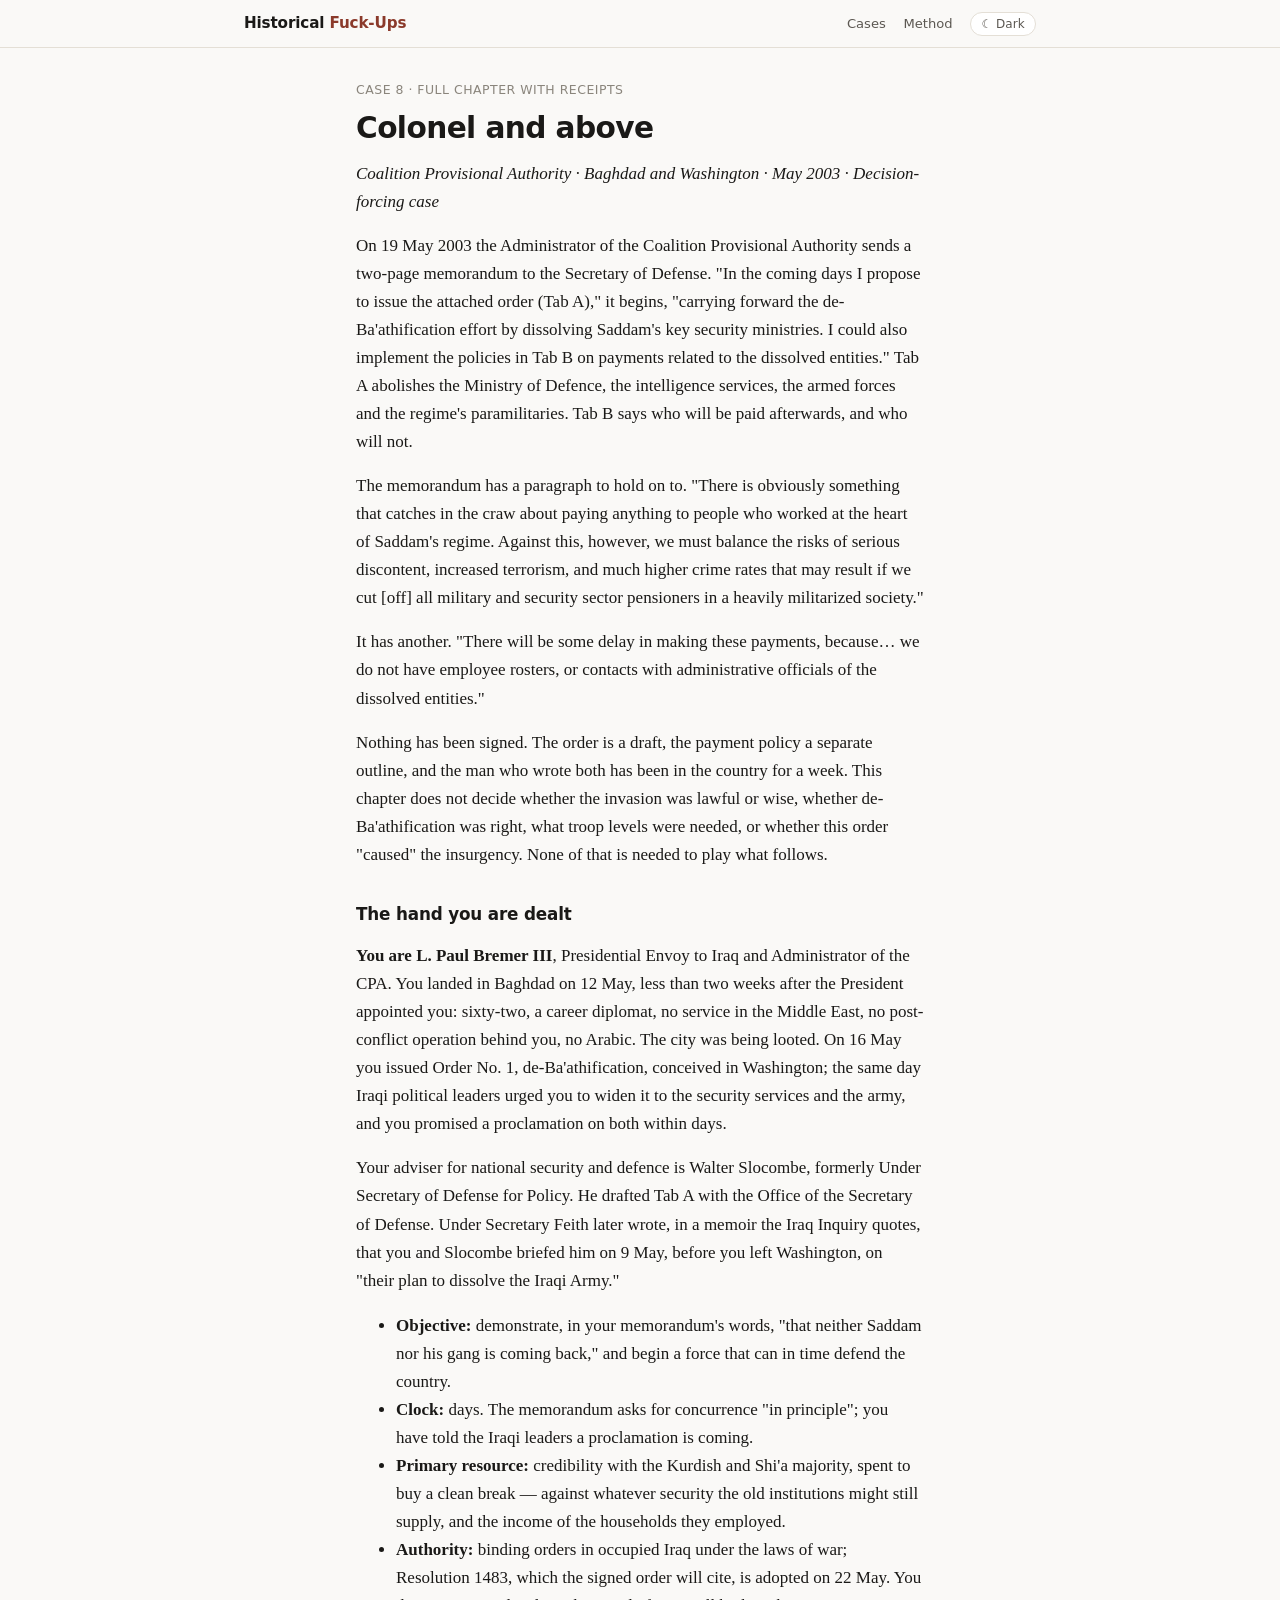
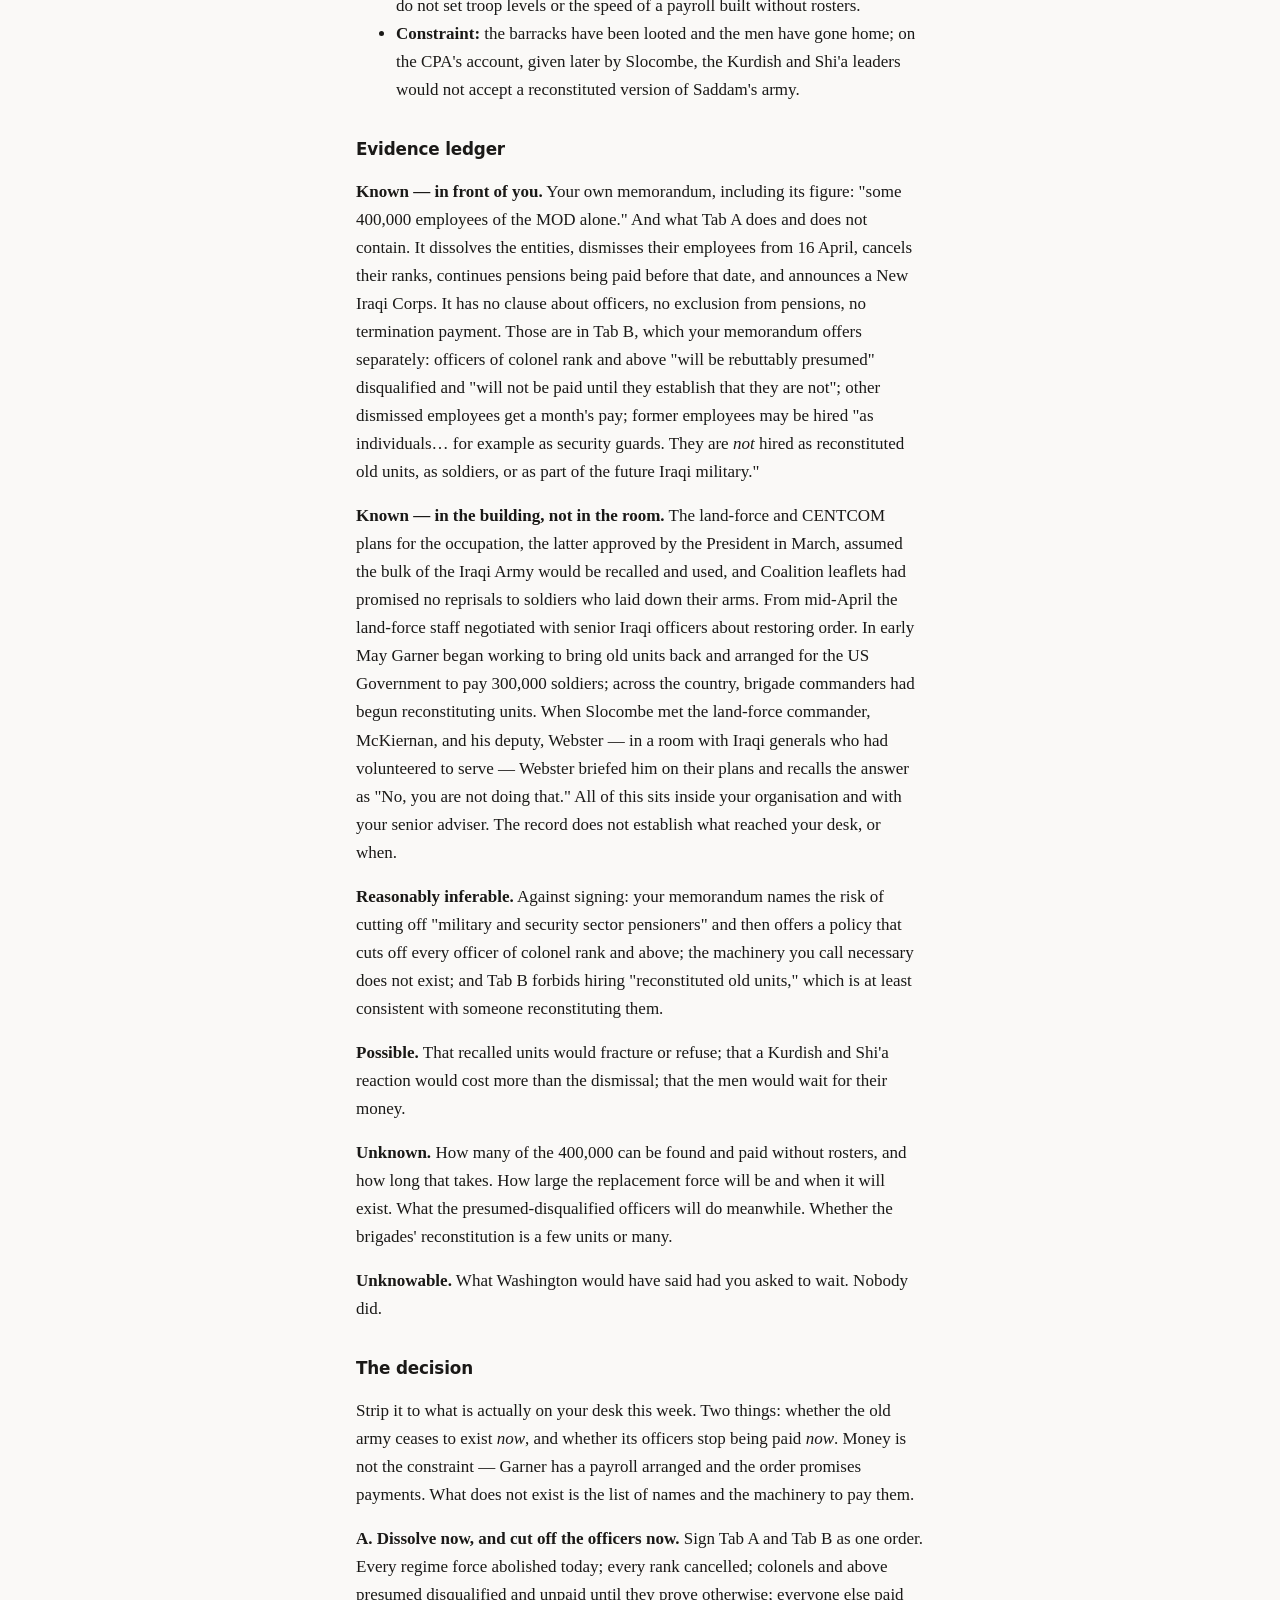
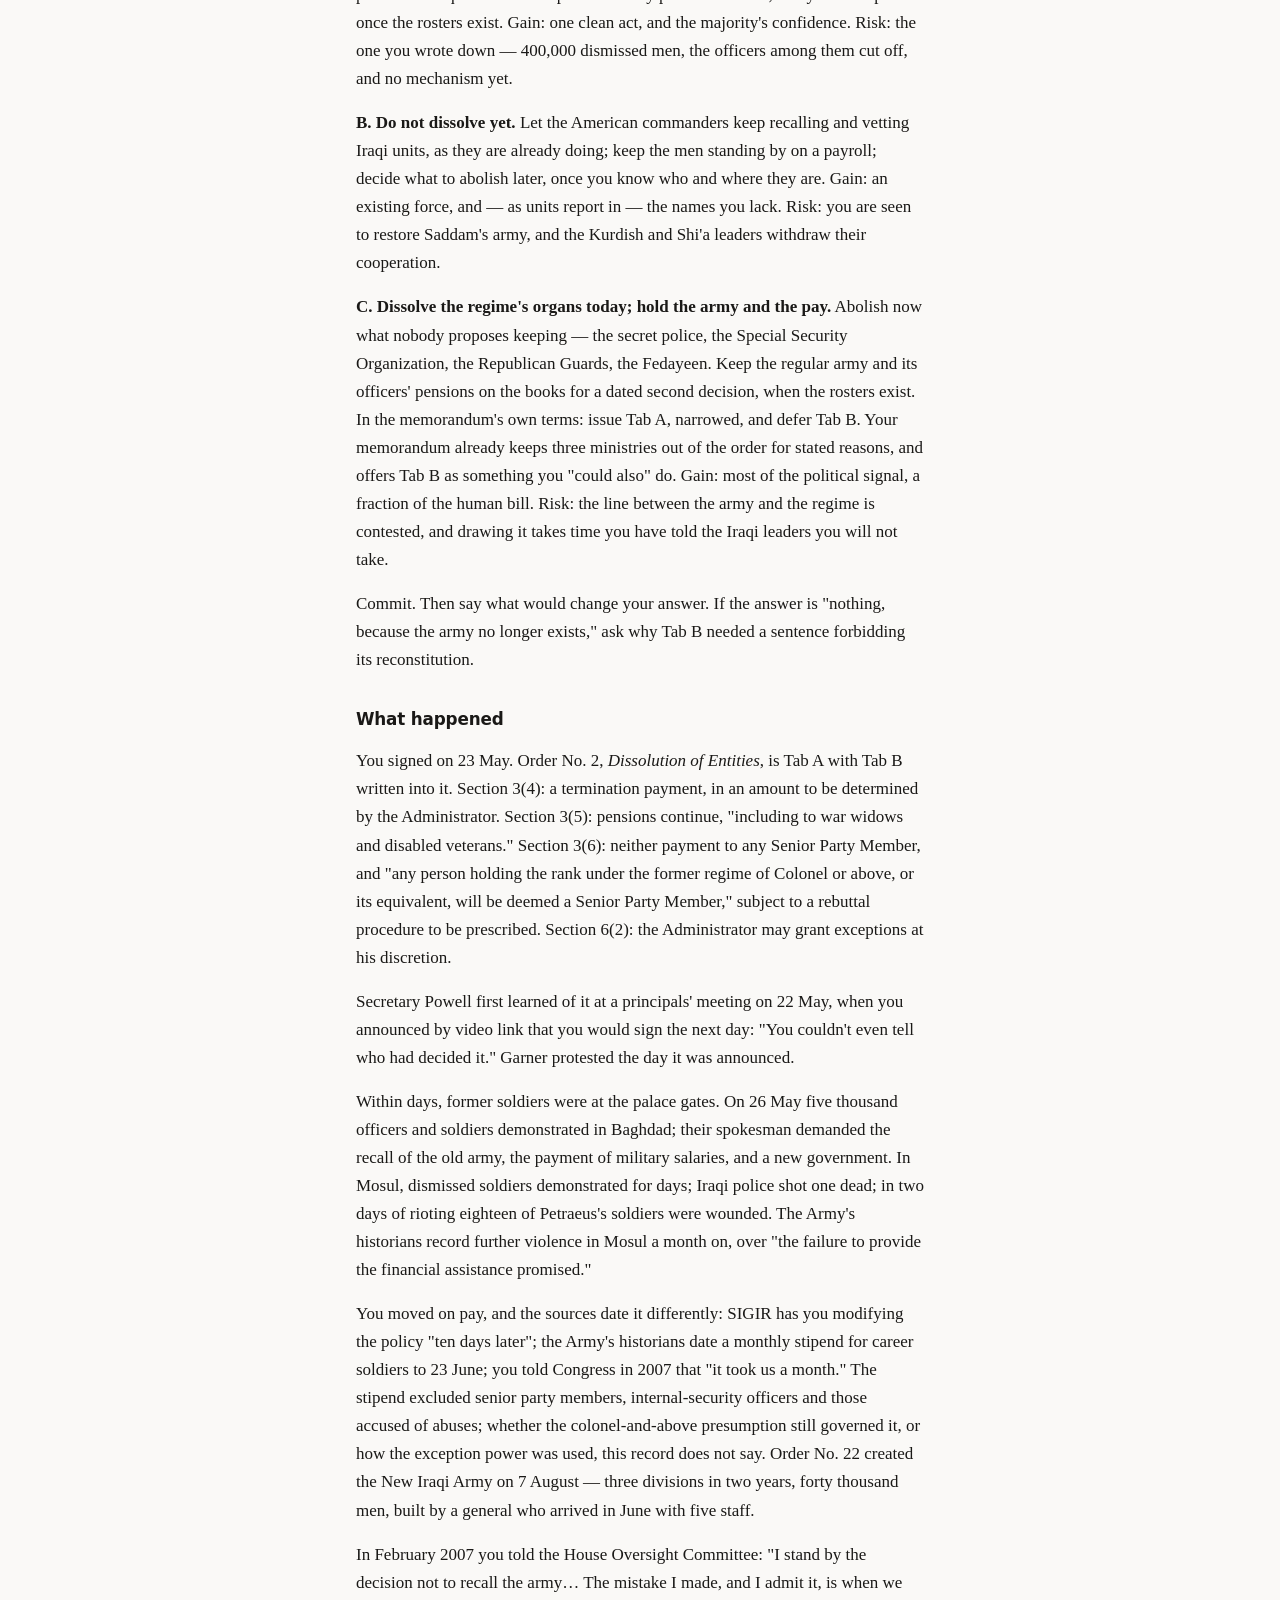
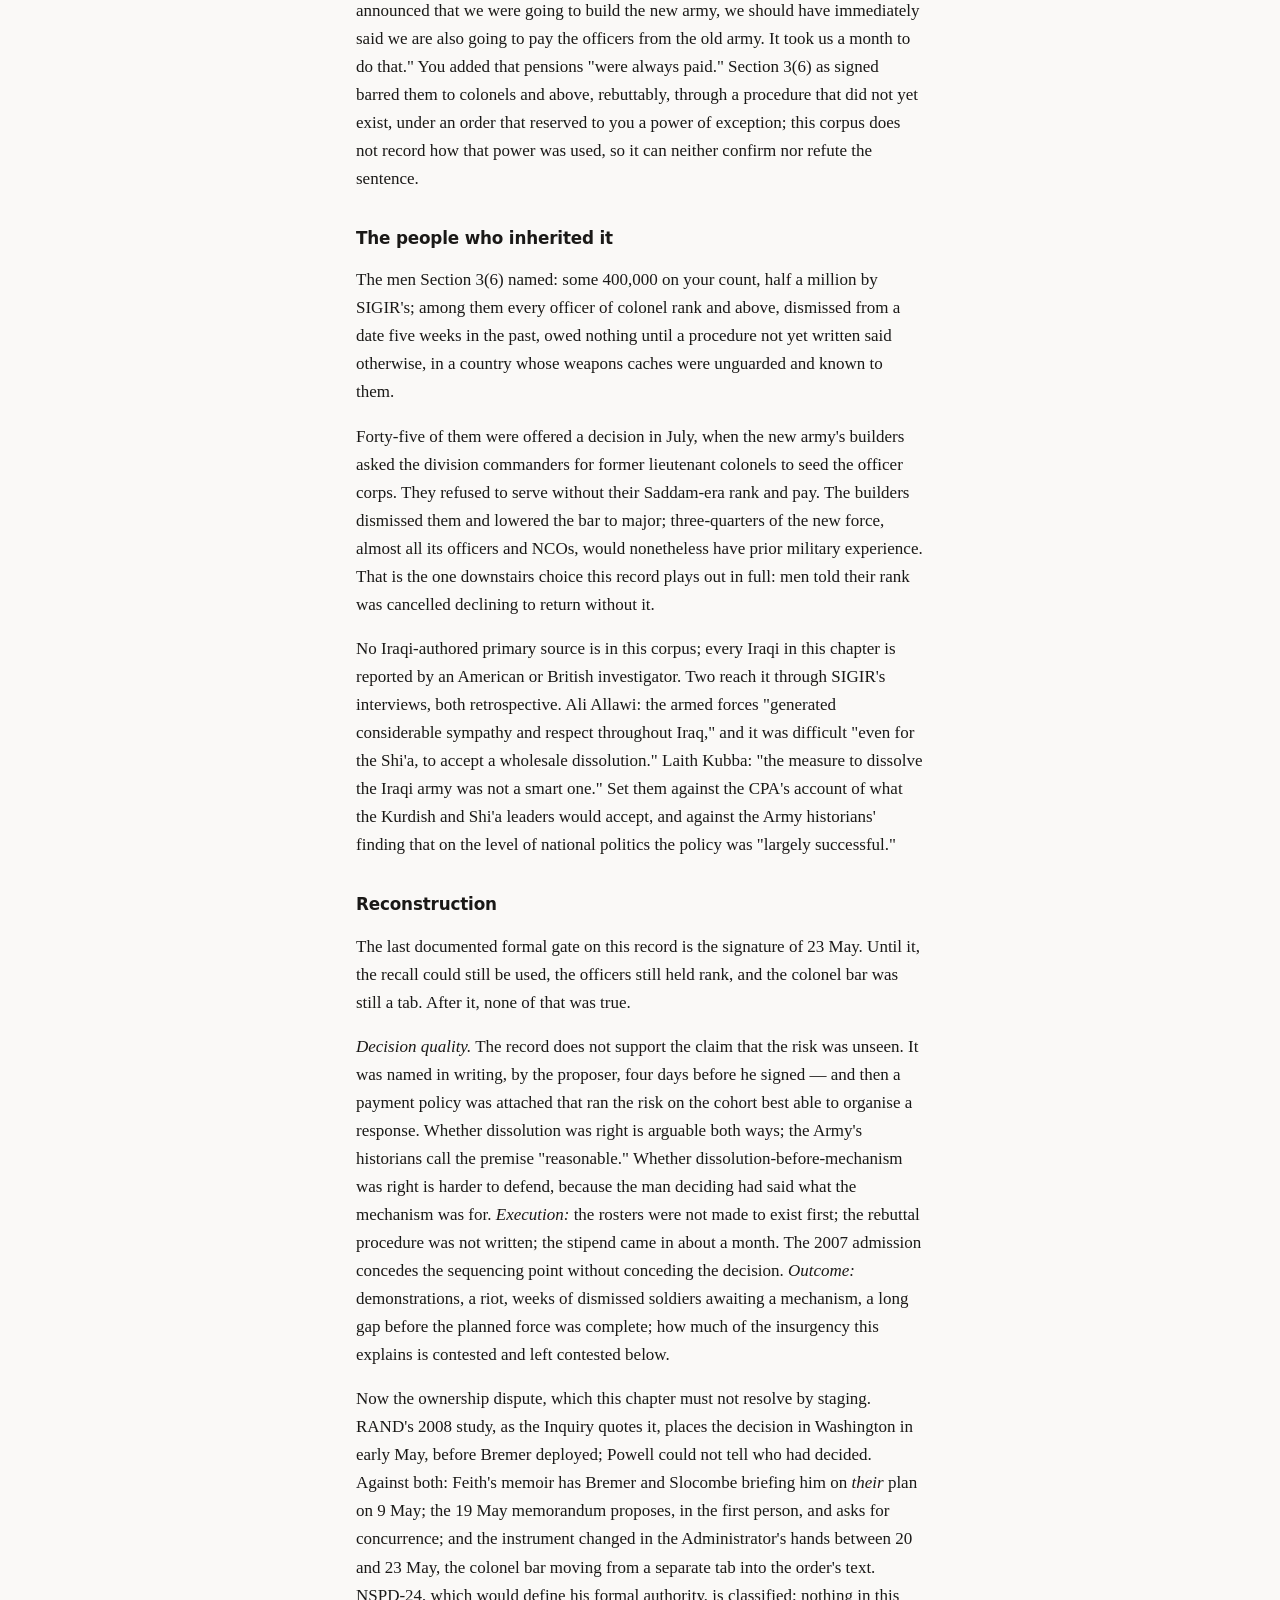
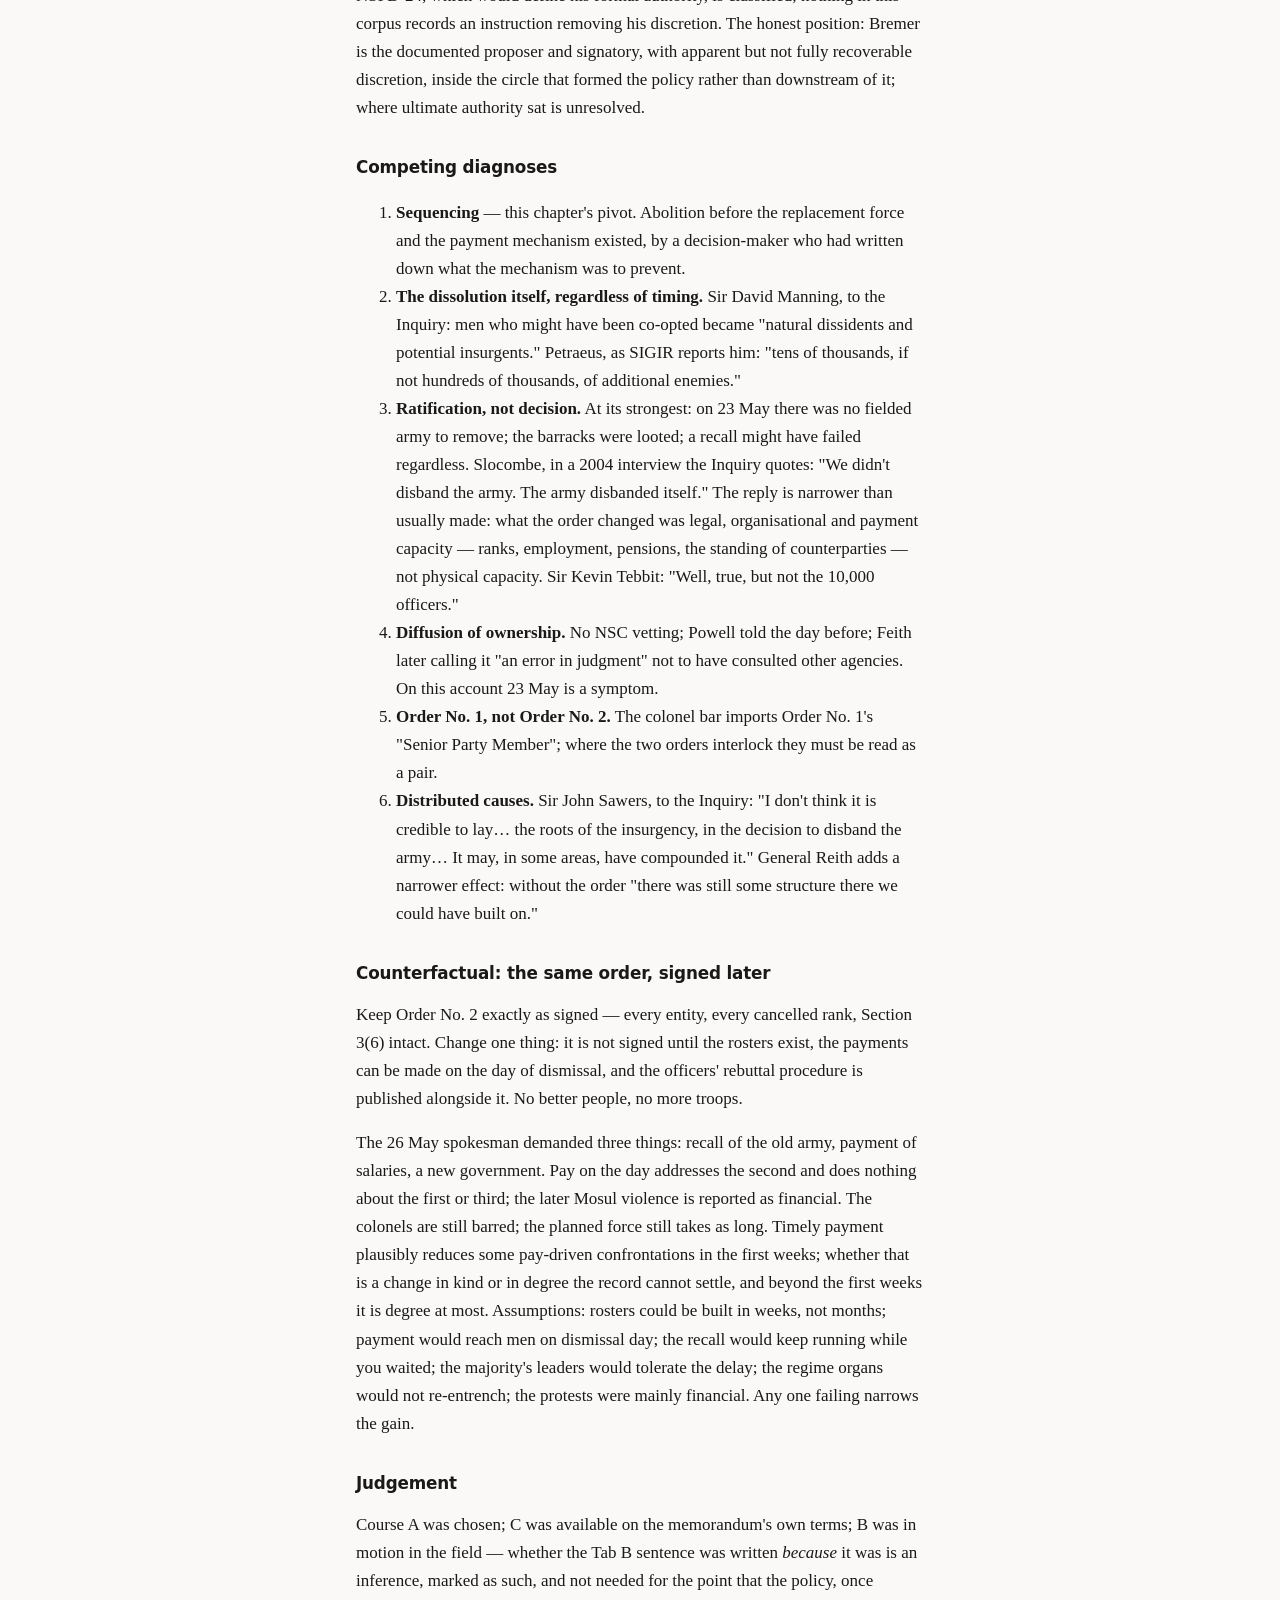
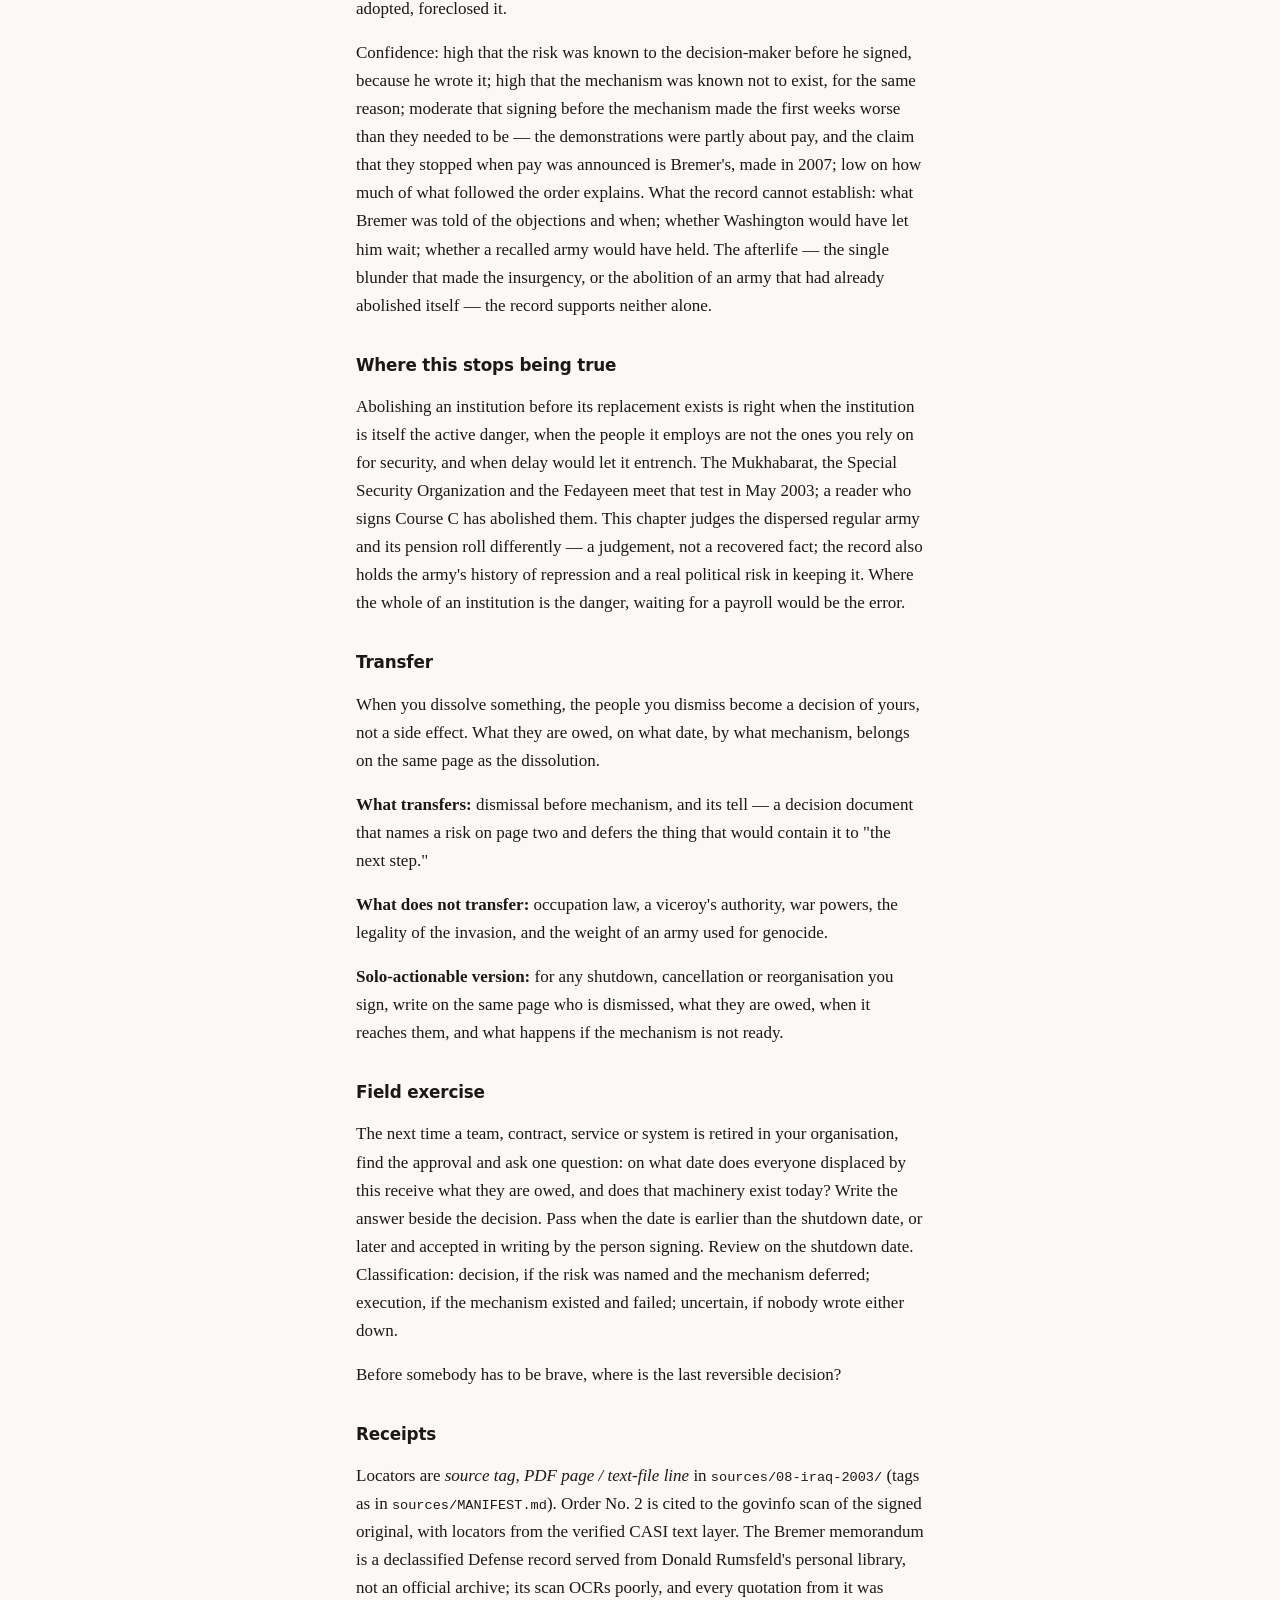
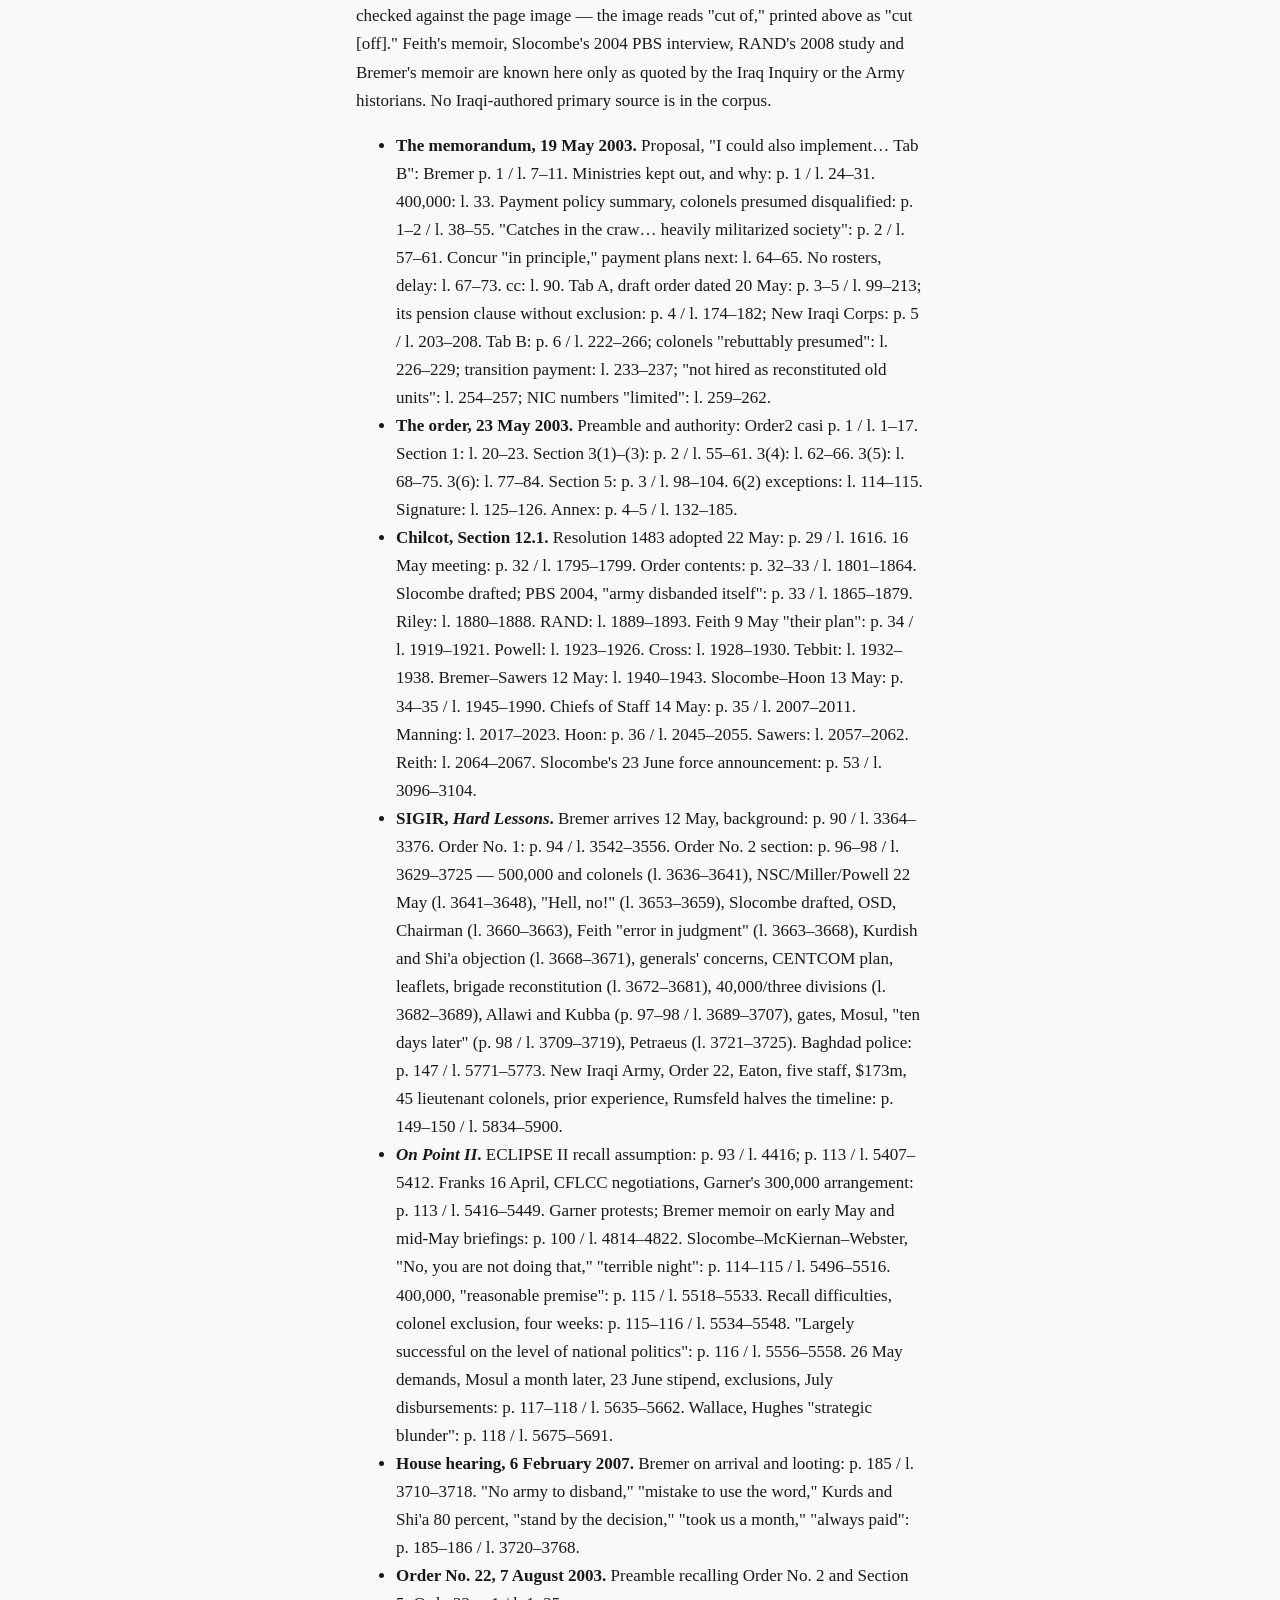
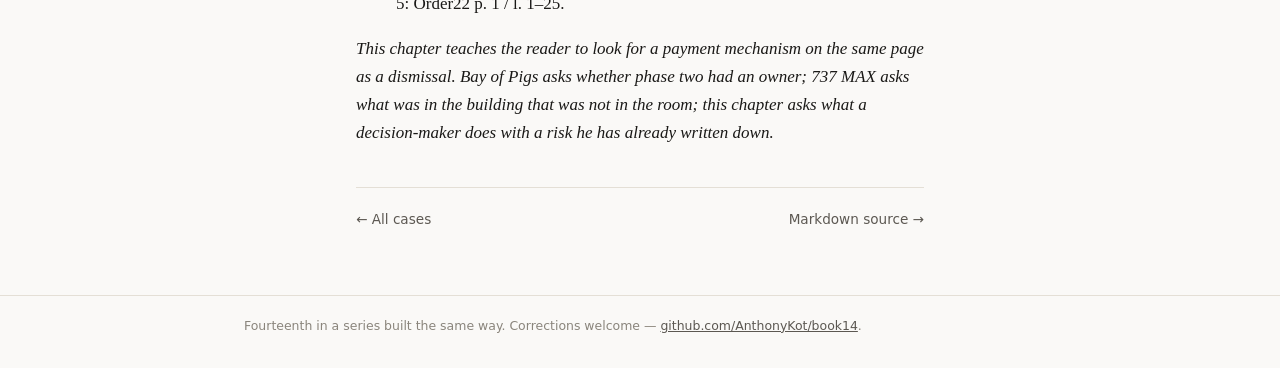
<file: chapters/08-iraq-2003.full.html>
<!DOCTYPE html>
<html lang="en">
<head>
<meta charset="utf-8">
<meta name="viewport" content="width=device-width, initial-scale=1">
<title>8 · Colonel and above — full chapter — Historical Fuck-Ups</title>
<meta name="description" content="Full decision-forcing chapter with evidence ledger, competing diagnoses, counterfactual and receipts.">
<link rel="stylesheet" href="../static/style.css">
<script src="../static/theme.js"></script>
</head>
<body>
<header class="site-header">
  <div class="wrap">
    <a class="brand" href="../index.html">Historical <span>Fuck-Ups</span></a>
    <nav class="site-nav">
      <a href="../index.html">Cases</a>
      <a href="../about.html">Method</a>
      <button class="theme-toggle" type="button">☾ Dark</button>
    </nav>
  </div>
</header>
<main class="wrap full-md">
<p class="kicker">Case 8 · full chapter with receipts</p>
<h1>Colonel and above</h1>
<p><em>Coalition Provisional Authority · Baghdad and Washington · May 2003 · Decision-forcing case</em></p>
<p>On 19 May 2003 the Administrator of the Coalition Provisional Authority sends a two-page memorandum to the Secretary of Defense. "In the coming days I propose to issue the attached order (Tab A)," it begins, "carrying forward the de-Ba'athification effort by dissolving Saddam's key security ministries. I could also implement the policies in Tab B on payments related to the dissolved entities." Tab A abolishes the Ministry of Defence, the intelligence services, the armed forces and the regime's paramilitaries. Tab B says who will be paid afterwards, and who will not.</p>
<p>The memorandum has a paragraph to hold on to. "There is obviously something that catches in the craw about paying anything to people who worked at the heart of Saddam's regime. Against this, however, we must balance the risks of serious discontent, increased terrorism, and much higher crime rates that may result if we cut [off] all military and security sector pensioners in a heavily militarized society."</p>
<p>It has another. "There will be some delay in making these payments, because… we do not have employee rosters, or contacts with administrative officials of the dissolved entities."</p>
<p>Nothing has been signed. The order is a draft, the payment policy a separate outline, and the man who wrote both has been in the country for a week. This chapter does not decide whether the invasion was lawful or wise, whether de-Ba'athification was right, what troop levels were needed, or whether this order "caused" the insurgency. None of that is needed to play what follows.</p>
<h2 id="the-hand-you-are-dealt">The hand you are dealt</h2>
<p><strong>You are L. Paul Bremer III</strong>, Presidential Envoy to Iraq and Administrator of the CPA. You landed in Baghdad on 12 May, less than two weeks after the President appointed you: sixty-two, a career diplomat, no service in the Middle East, no post-conflict operation behind you, no Arabic. The city was being looted. On 16 May you issued Order No. 1, de-Ba'athification, conceived in Washington; the same day Iraqi political leaders urged you to widen it to the security services and the army, and you promised a proclamation on both within days.</p>
<p>Your adviser for national security and defence is Walter Slocombe, formerly Under Secretary of Defense for Policy. He drafted Tab A with the Office of the Secretary of Defense. Under Secretary Feith later wrote, in a memoir the Iraq Inquiry quotes, that you and Slocombe briefed him on 9 May, before you left Washington, on "their plan to dissolve the Iraqi Army."</p>
<ul>
<li><strong>Objective:</strong> demonstrate, in your memorandum's words, "that neither Saddam nor his gang is coming back," and begin a force that can in time defend the country.</li>
<li><strong>Clock:</strong> days. The memorandum asks for concurrence "in principle"; you have told the Iraqi leaders a proclamation is coming.</li>
<li><strong>Primary resource:</strong> credibility with the Kurdish and Shi'a majority, spent to buy a clean break — against whatever security the old institutions might still supply, and the income of the households they employed.</li>
<li><strong>Authority:</strong> binding orders in occupied Iraq under the laws of war; Resolution 1483, which the signed order will cite, is adopted on 22 May. You do not set troop levels or the speed of a payroll built without rosters.</li>
<li><strong>Constraint:</strong> the barracks have been looted and the men have gone home; on the CPA's account, given later by Slocombe, the Kurdish and Shi'a leaders would not accept a reconstituted version of Saddam's army.</li>
</ul>
<h2 id="evidence-ledger">Evidence ledger</h2>
<p><strong>Known — in front of you.</strong> Your own memorandum, including its figure: "some 400,000 employees of the MOD alone." And what Tab A does and does not contain. It dissolves the entities, dismisses their employees from 16 April, cancels their ranks, continues pensions being paid before that date, and announces a New Iraqi Corps. It has no clause about officers, no exclusion from pensions, no termination payment. Those are in Tab B, which your memorandum offers separately: officers of colonel rank and above "will be rebuttably presumed" disqualified and "will not be paid until they establish that they are not"; other dismissed employees get a month's pay; former employees may be hired "as individuals… for example as security guards. They are <em>not</em> hired as reconstituted old units, as soldiers, or as part of the future Iraqi military."</p>
<p><strong>Known — in the building, not in the room.</strong> The land-force and CENTCOM plans for the occupation, the latter approved by the President in March, assumed the bulk of the Iraqi Army would be recalled and used, and Coalition leaflets had promised no reprisals to soldiers who laid down their arms. From mid-April the land-force staff negotiated with senior Iraqi officers about restoring order. In early May Garner began working to bring old units back and arranged for the US Government to pay 300,000 soldiers; across the country, brigade commanders had begun reconstituting units. When Slocombe met the land-force commander, McKiernan, and his deputy, Webster — in a room with Iraqi generals who had volunteered to serve — Webster briefed him on their plans and recalls the answer as "No, you are not doing that." All of this sits inside your organisation and with your senior adviser. The record does not establish what reached your desk, or when.</p>
<p><strong>Reasonably inferable.</strong> Against signing: your memorandum names the risk of cutting off "military and security sector pensioners" and then offers a policy that cuts off every officer of colonel rank and above; the machinery you call necessary does not exist; and Tab B forbids hiring "reconstituted old units," which is at least consistent with someone reconstituting them.</p>
<p><strong>Possible.</strong> That recalled units would fracture or refuse; that a Kurdish and Shi'a reaction would cost more than the dismissal; that the men would wait for their money.</p>
<p><strong>Unknown.</strong> How many of the 400,000 can be found and paid without rosters, and how long that takes. How large the replacement force will be and when it will exist. What the presumed-disqualified officers will do meanwhile. Whether the brigades' reconstitution is a few units or many.</p>
<p><strong>Unknowable.</strong> What Washington would have said had you asked to wait. Nobody did.</p>
<h2 id="the-decision">The decision</h2>
<p>Strip it to what is actually on your desk this week. Two things: whether the old army ceases to exist <em>now</em>, and whether its officers stop being paid <em>now</em>. Money is not the constraint — Garner has a payroll arranged and the order promises payments. What does not exist is the list of names and the machinery to pay them.</p>
<p><strong>A. Dissolve now, and cut off the officers now.</strong> Sign Tab A and Tab B as one order. Every regime force abolished today; every rank cancelled; colonels and above presumed disqualified and unpaid until they prove otherwise; everyone else paid once the rosters exist. Gain: one clean act, and the majority's confidence. Risk: the one you wrote down — 400,000 dismissed men, the officers among them cut off, and no mechanism yet.</p>
<p><strong>B. Do not dissolve yet.</strong> Let the American commanders keep recalling and vetting Iraqi units, as they are already doing; keep the men standing by on a payroll; decide what to abolish later, once you know who and where they are. Gain: an existing force, and — as units report in — the names you lack. Risk: you are seen to restore Saddam's army, and the Kurdish and Shi'a leaders withdraw their cooperation.</p>
<p><strong>C. Dissolve the regime's organs today; hold the army and the pay.</strong> Abolish now what nobody proposes keeping — the secret police, the Special Security Organization, the Republican Guards, the Fedayeen. Keep the regular army and its officers' pensions on the books for a dated second decision, when the rosters exist. In the memorandum's own terms: issue Tab A, narrowed, and defer Tab B. Your memorandum already keeps three ministries out of the order for stated reasons, and offers Tab B as something you "could also" do. Gain: most of the political signal, a fraction of the human bill. Risk: the line between the army and the regime is contested, and drawing it takes time you have told the Iraqi leaders you will not take.</p>
<p>Commit. Then say what would change your answer. If the answer is "nothing, because the army no longer exists," ask why Tab B needed a sentence forbidding its reconstitution.</p>
<h2 id="what-happened">What happened</h2>
<p>You signed on 23 May. Order No. 2, <em>Dissolution of Entities</em>, is Tab A with Tab B written into it. Section 3(4): a termination payment, in an amount to be determined by the Administrator. Section 3(5): pensions continue, "including to war widows and disabled veterans." Section 3(6): neither payment to any Senior Party Member, and "any person holding the rank under the former regime of Colonel or above, or its equivalent, will be deemed a Senior Party Member," subject to a rebuttal procedure to be prescribed. Section 6(2): the Administrator may grant exceptions at his discretion.</p>
<p>Secretary Powell first learned of it at a principals' meeting on 22 May, when you announced by video link that you would sign the next day: "You couldn't even tell who had decided it." Garner protested the day it was announced.</p>
<p>Within days, former soldiers were at the palace gates. On 26 May five thousand officers and soldiers demonstrated in Baghdad; their spokesman demanded the recall of the old army, the payment of military salaries, and a new government. In Mosul, dismissed soldiers demonstrated for days; Iraqi police shot one dead; in two days of rioting eighteen of Petraeus's soldiers were wounded. The Army's historians record further violence in Mosul a month on, over "the failure to provide the financial assistance promised."</p>
<p>You moved on pay, and the sources date it differently: SIGIR has you modifying the policy "ten days later"; the Army's historians date a monthly stipend for career soldiers to 23 June; you told Congress in 2007 that "it took us a month." The stipend excluded senior party members, internal-security officers and those accused of abuses; whether the colonel-and-above presumption still governed it, or how the exception power was used, this record does not say. Order No. 22 created the New Iraqi Army on 7 August — three divisions in two years, forty thousand men, built by a general who arrived in June with five staff.</p>
<p>In February 2007 you told the House Oversight Committee: "I stand by the decision not to recall the army… The mistake I made, and I admit it, is when we announced that we were going to build the new army, we should have immediately said we are also going to pay the officers from the old army. It took us a month to do that." You added that pensions "were always paid." Section 3(6) as signed barred them to colonels and above, rebuttably, through a procedure that did not yet exist, under an order that reserved to you a power of exception; this corpus does not record how that power was used, so it can neither confirm nor refute the sentence.</p>
<h2 id="the-people-who-inherited-it">The people who inherited it</h2>
<p>The men Section 3(6) named: some 400,000 on your count, half a million by SIGIR's; among them every officer of colonel rank and above, dismissed from a date five weeks in the past, owed nothing until a procedure not yet written said otherwise, in a country whose weapons caches were unguarded and known to them.</p>
<p>Forty-five of them were offered a decision in July, when the new army's builders asked the division commanders for former lieutenant colonels to seed the officer corps. They refused to serve without their Saddam-era rank and pay. The builders dismissed them and lowered the bar to major; three-quarters of the new force, almost all its officers and NCOs, would nonetheless have prior military experience. That is the one downstairs choice this record plays out in full: men told their rank was cancelled declining to return without it.</p>
<p>No Iraqi-authored primary source is in this corpus; every Iraqi in this chapter is reported by an American or British investigator. Two reach it through SIGIR's interviews, both retrospective. Ali Allawi: the armed forces "generated considerable sympathy and respect throughout Iraq," and it was difficult "even for the Shi'a, to accept a wholesale dissolution." Laith Kubba: "the measure to dissolve the Iraqi army was not a smart one." Set them against the CPA's account of what the Kurdish and Shi'a leaders would accept, and against the Army historians' finding that on the level of national politics the policy was "largely successful."</p>
<h2 id="reconstruction">Reconstruction</h2>
<p>The last documented formal gate on this record is the signature of 23 May. Until it, the recall could still be used, the officers still held rank, and the colonel bar was still a tab. After it, none of that was true.</p>
<p><em>Decision quality.</em> The record does not support the claim that the risk was unseen. It was named in writing, by the proposer, four days before he signed — and then a payment policy was attached that ran the risk on the cohort best able to organise a response. Whether dissolution was right is arguable both ways; the Army's historians call the premise "reasonable." Whether dissolution-before-mechanism was right is harder to defend, because the man deciding had said what the mechanism was for. <em>Execution:</em> the rosters were not made to exist first; the rebuttal procedure was not written; the stipend came in about a month. The 2007 admission concedes the sequencing point without conceding the decision. <em>Outcome:</em> demonstrations, a riot, weeks of dismissed soldiers awaiting a mechanism, a long gap before the planned force was complete; how much of the insurgency this explains is contested and left contested below.</p>
<p>Now the ownership dispute, which this chapter must not resolve by staging. RAND's 2008 study, as the Inquiry quotes it, places the decision in Washington in early May, before Bremer deployed; Powell could not tell who had decided. Against both: Feith's memoir has Bremer and Slocombe briefing him on <em>their</em> plan on 9 May; the 19 May memorandum proposes, in the first person, and asks for concurrence; and the instrument changed in the Administrator's hands between 20 and 23 May, the colonel bar moving from a separate tab into the order's text. NSPD-24, which would define his formal authority, is classified; nothing in this corpus records an instruction removing his discretion. The honest position: Bremer is the documented proposer and signatory, with apparent but not fully recoverable discretion, inside the circle that formed the policy rather than downstream of it; where ultimate authority sat is unresolved.</p>
<h2 id="competing-diagnoses">Competing diagnoses</h2>
<ol type="1">
<li><strong>Sequencing</strong> — this chapter's pivot. Abolition before the replacement force and the payment mechanism existed, by a decision-maker who had written down what the mechanism was to prevent.</li>
<li><strong>The dissolution itself, regardless of timing.</strong> Sir David Manning, to the Inquiry: men who might have been co-opted became "natural dissidents and potential insurgents." Petraeus, as SIGIR reports him: "tens of thousands, if not hundreds of thousands, of additional enemies."</li>
<li><strong>Ratification, not decision.</strong> At its strongest: on 23 May there was no fielded army to remove; the barracks were looted; a recall might have failed regardless. Slocombe, in a 2004 interview the Inquiry quotes: "We didn't disband the army. The army disbanded itself." The reply is narrower than usually made: what the order changed was legal, organisational and payment capacity — ranks, employment, pensions, the standing of counterparties — not physical capacity. Sir Kevin Tebbit: "Well, true, but not the 10,000 officers."</li>
<li><strong>Diffusion of ownership.</strong> No NSC vetting; Powell told the day before; Feith later calling it "an error in judgment" not to have consulted other agencies. On this account 23 May is a symptom.</li>
<li><strong>Order No. 1, not Order No. 2.</strong> The colonel bar imports Order No. 1's "Senior Party Member"; where the two orders interlock they must be read as a pair.</li>
<li><strong>Distributed causes.</strong> Sir John Sawers, to the Inquiry: "I don't think it is credible to lay… the roots of the insurgency, in the decision to disband the army… It may, in some areas, have compounded it." General Reith adds a narrower effect: without the order "there was still some structure there we could have built on."</li>
</ol>
<h2 id="counterfactual-the-same-order-signed-later">Counterfactual: the same order, signed later</h2>
<p>Keep Order No. 2 exactly as signed — every entity, every cancelled rank, Section 3(6) intact. Change one thing: it is not signed until the rosters exist, the payments can be made on the day of dismissal, and the officers' rebuttal procedure is published alongside it. No better people, no more troops.</p>
<p>The 26 May spokesman demanded three things: recall of the old army, payment of salaries, a new government. Pay on the day addresses the second and does nothing about the first or third; the later Mosul violence is reported as financial. The colonels are still barred; the planned force still takes as long. Timely payment plausibly reduces some pay-driven confrontations in the first weeks; whether that is a change in kind or in degree the record cannot settle, and beyond the first weeks it is degree at most. Assumptions: rosters could be built in weeks, not months; payment would reach men on dismissal day; the recall would keep running while you waited; the majority's leaders would tolerate the delay; the regime organs would not re-entrench; the protests were mainly financial. Any one failing narrows the gain.</p>
<h2 id="judgement">Judgement</h2>
<p>Course A was chosen; C was available on the memorandum's own terms; B was in motion in the field — whether the Tab B sentence was written <em>because</em> it was is an inference, marked as such, and not needed for the point that the policy, once adopted, foreclosed it.</p>
<p>Confidence: high that the risk was known to the decision-maker before he signed, because he wrote it; high that the mechanism was known not to exist, for the same reason; moderate that signing before the mechanism made the first weeks worse than they needed to be — the demonstrations were partly about pay, and the claim that they stopped when pay was announced is Bremer's, made in 2007; low on how much of what followed the order explains. What the record cannot establish: what Bremer was told of the objections and when; whether Washington would have let him wait; whether a recalled army would have held. The afterlife — the single blunder that made the insurgency, or the abolition of an army that had already abolished itself — the record supports neither alone.</p>
<h2 id="where-this-stops-being-true">Where this stops being true</h2>
<p>Abolishing an institution before its replacement exists is right when the institution is itself the active danger, when the people it employs are not the ones you rely on for security, and when delay would let it entrench. The Mukhabarat, the Special Security Organization and the Fedayeen meet that test in May 2003; a reader who signs Course C has abolished them. This chapter judges the dispersed regular army and its pension roll differently — a judgement, not a recovered fact; the record also holds the army's history of repression and a real political risk in keeping it. Where the whole of an institution is the danger, waiting for a payroll would be the error.</p>
<h2 id="transfer">Transfer</h2>
<p>When you dissolve something, the people you dismiss become a decision of yours, not a side effect. What they are owed, on what date, by what mechanism, belongs on the same page as the dissolution.</p>
<p><strong>What transfers:</strong> dismissal before mechanism, and its tell — a decision document that names a risk on page two and defers the thing that would contain it to "the next step."</p>
<p><strong>What does not transfer:</strong> occupation law, a viceroy's authority, war powers, the legality of the invasion, and the weight of an army used for genocide.</p>
<p><strong>Solo-actionable version:</strong> for any shutdown, cancellation or reorganisation you sign, write on the same page who is dismissed, what they are owed, when it reaches them, and what happens if the mechanism is not ready.</p>
<h2 id="field-exercise">Field exercise</h2>
<p>The next time a team, contract, service or system is retired in your organisation, find the approval and ask one question: on what date does everyone displaced by this receive what they are owed, and does that machinery exist today? Write the answer beside the decision. Pass when the date is earlier than the shutdown date, or later and accepted in writing by the person signing. Review on the shutdown date. Classification: decision, if the risk was named and the mechanism deferred; execution, if the mechanism existed and failed; uncertain, if nobody wrote either down.</p>
<p>Before somebody has to be brave, where is the last reversible decision?</p>
<h2 id="receipts">Receipts</h2>
<p>Locators are <em>source tag, PDF page / text-file line</em> in <code>sources/08-iraq-2003/</code> (tags as in <code>sources/MANIFEST.md</code>). Order No. 2 is cited to the govinfo scan of the signed original, with locators from the verified CASI text layer. The Bremer memorandum is a declassified Defense record served from Donald Rumsfeld's personal library, not an official archive; its scan OCRs poorly, and every quotation from it was checked against the page image — the image reads "cut of," printed above as "cut [off]." Feith's memoir, Slocombe's 2004 PBS interview, RAND's 2008 study and Bremer's memoir are known here only as quoted by the Iraq Inquiry or the Army historians. No Iraqi-authored primary source is in the corpus.</p>
<ul>
<li><strong>The memorandum, 19 May 2003.</strong> Proposal, "I could also implement… Tab B": Bremer p. 1 / l. 7–11. Ministries kept out, and why: p. 1 / l. 24–31. 400,000: l. 33. Payment policy summary, colonels presumed disqualified: p. 1–2 / l. 38–55. "Catches in the craw… heavily militarized society": p. 2 / l. 57–61. Concur "in principle," payment plans next: l. 64–65. No rosters, delay: l. 67–73. cc: l. 90. Tab A, draft order dated 20 May: p. 3–5 / l. 99–213; its pension clause without exclusion: p. 4 / l. 174–182; New Iraqi Corps: p. 5 / l. 203–208. Tab B: p. 6 / l. 222–266; colonels "rebuttably presumed": l. 226–229; transition payment: l. 233–237; "not hired as reconstituted old units": l. 254–257; NIC numbers "limited": l. 259–262.</li>
<li><strong>The order, 23 May 2003.</strong> Preamble and authority: Order2 casi p. 1 / l. 1–17. Section 1: l. 20–23. Section 3(1)–(3): p. 2 / l. 55–61. 3(4): l. 62–66. 3(5): l. 68–75. 3(6): l. 77–84. Section 5: p. 3 / l. 98–104. 6(2) exceptions: l. 114–115. Signature: l. 125–126. Annex: p. 4–5 / l. 132–185.</li>
<li><strong>Chilcot, Section 12.1.</strong> Resolution 1483 adopted 22 May: p. 29 / l. 1616. 16 May meeting: p. 32 / l. 1795–1799. Order contents: p. 32–33 / l. 1801–1864. Slocombe drafted; PBS 2004, "army disbanded itself": p. 33 / l. 1865–1879. Riley: l. 1880–1888. RAND: l. 1889–1893. Feith 9 May "their plan": p. 34 / l. 1919–1921. Powell: l. 1923–1926. Cross: l. 1928–1930. Tebbit: l. 1932–1938. Bremer–Sawers 12 May: l. 1940–1943. Slocombe–Hoon 13 May: p. 34–35 / l. 1945–1990. Chiefs of Staff 14 May: p. 35 / l. 2007–2011. Manning: l. 2017–2023. Hoon: p. 36 / l. 2045–2055. Sawers: l. 2057–2062. Reith: l. 2064–2067. Slocombe's 23 June force announcement: p. 53 / l. 3096–3104.</li>
<li><strong>SIGIR, <em>Hard Lessons</em>.</strong> Bremer arrives 12 May, background: p. 90 / l. 3364–3376. Order No. 1: p. 94 / l. 3542–3556. Order No. 2 section: p. 96–98 / l. 3629–3725 — 500,000 and colonels (l. 3636–3641), NSC/Miller/Powell 22 May (l. 3641–3648), "Hell, no!" (l. 3653–3659), Slocombe drafted, OSD, Chairman (l. 3660–3663), Feith "error in judgment" (l. 3663–3668), Kurdish and Shi'a objection (l. 3668–3671), generals' concerns, CENTCOM plan, leaflets, brigade reconstitution (l. 3672–3681), 40,000/three divisions (l. 3682–3689), Allawi and Kubba (p. 97–98 / l. 3689–3707), gates, Mosul, "ten days later" (p. 98 / l. 3709–3719), Petraeus (l. 3721–3725). Baghdad police: p. 147 / l. 5771–5773. New Iraqi Army, Order 22, Eaton, five staff, $173m, 45 lieutenant colonels, prior experience, Rumsfeld halves the timeline: p. 149–150 / l. 5834–5900.</li>
<li><strong><em>On Point II</em>.</strong> ECLIPSE II recall assumption: p. 93 / l. 4416; p. 113 / l. 5407–5412. Franks 16 April, CFLCC negotiations, Garner's 300,000 arrangement: p. 113 / l. 5416–5449. Garner protests; Bremer memoir on early May and mid-May briefings: p. 100 / l. 4814–4822. Slocombe–McKiernan–Webster, "No, you are not doing that," "terrible night": p. 114–115 / l. 5496–5516. 400,000, "reasonable premise": p. 115 / l. 5518–5533. Recall difficulties, colonel exclusion, four weeks: p. 115–116 / l. 5534–5548. "Largely successful on the level of national politics": p. 116 / l. 5556–5558. 26 May demands, Mosul a month later, 23 June stipend, exclusions, July disbursements: p. 117–118 / l. 5635–5662. Wallace, Hughes "strategic blunder": p. 118 / l. 5675–5691.</li>
<li><strong>House hearing, 6 February 2007.</strong> Bremer on arrival and looting: p. 185 / l. 3710–3718. "No army to disband," "mistake to use the word," Kurds and Shi'a 80 percent, "stand by the decision," "took us a month," "always paid": p. 185–186 / l. 3720–3768.</li>
<li><strong>Order No. 22, 7 August 2003.</strong> Preamble recalling Order No. 2 and Section 5: Order22 p. 1 / l. 1–25.</li>
</ul>
<p><em>This chapter teaches the reader to look for a payment mechanism on the same page as a dismissal. Bay of Pigs asks whether phase two had an owner; 737 MAX asks what was in the building that was not in the room; this chapter asks what a decision-maker does with a risk he has already written down.</em></p>
<nav class="chapter-nav">
  <a href="../index.html">← All cases</a>
  <a href="https://github.com/AnthonyKot/book14/blob/main/chapters/08-iraq-2003.md">Markdown source →</a>
</nav>
</main>
<footer class="site-footer"><div class="wrap"><p>Fourteenth in a series built the same way. Corrections welcome — <a href="https://github.com/AnthonyKot/book14">github.com/AnthonyKot/book14</a>.</p></div></footer>
</body>
</html>
</file>
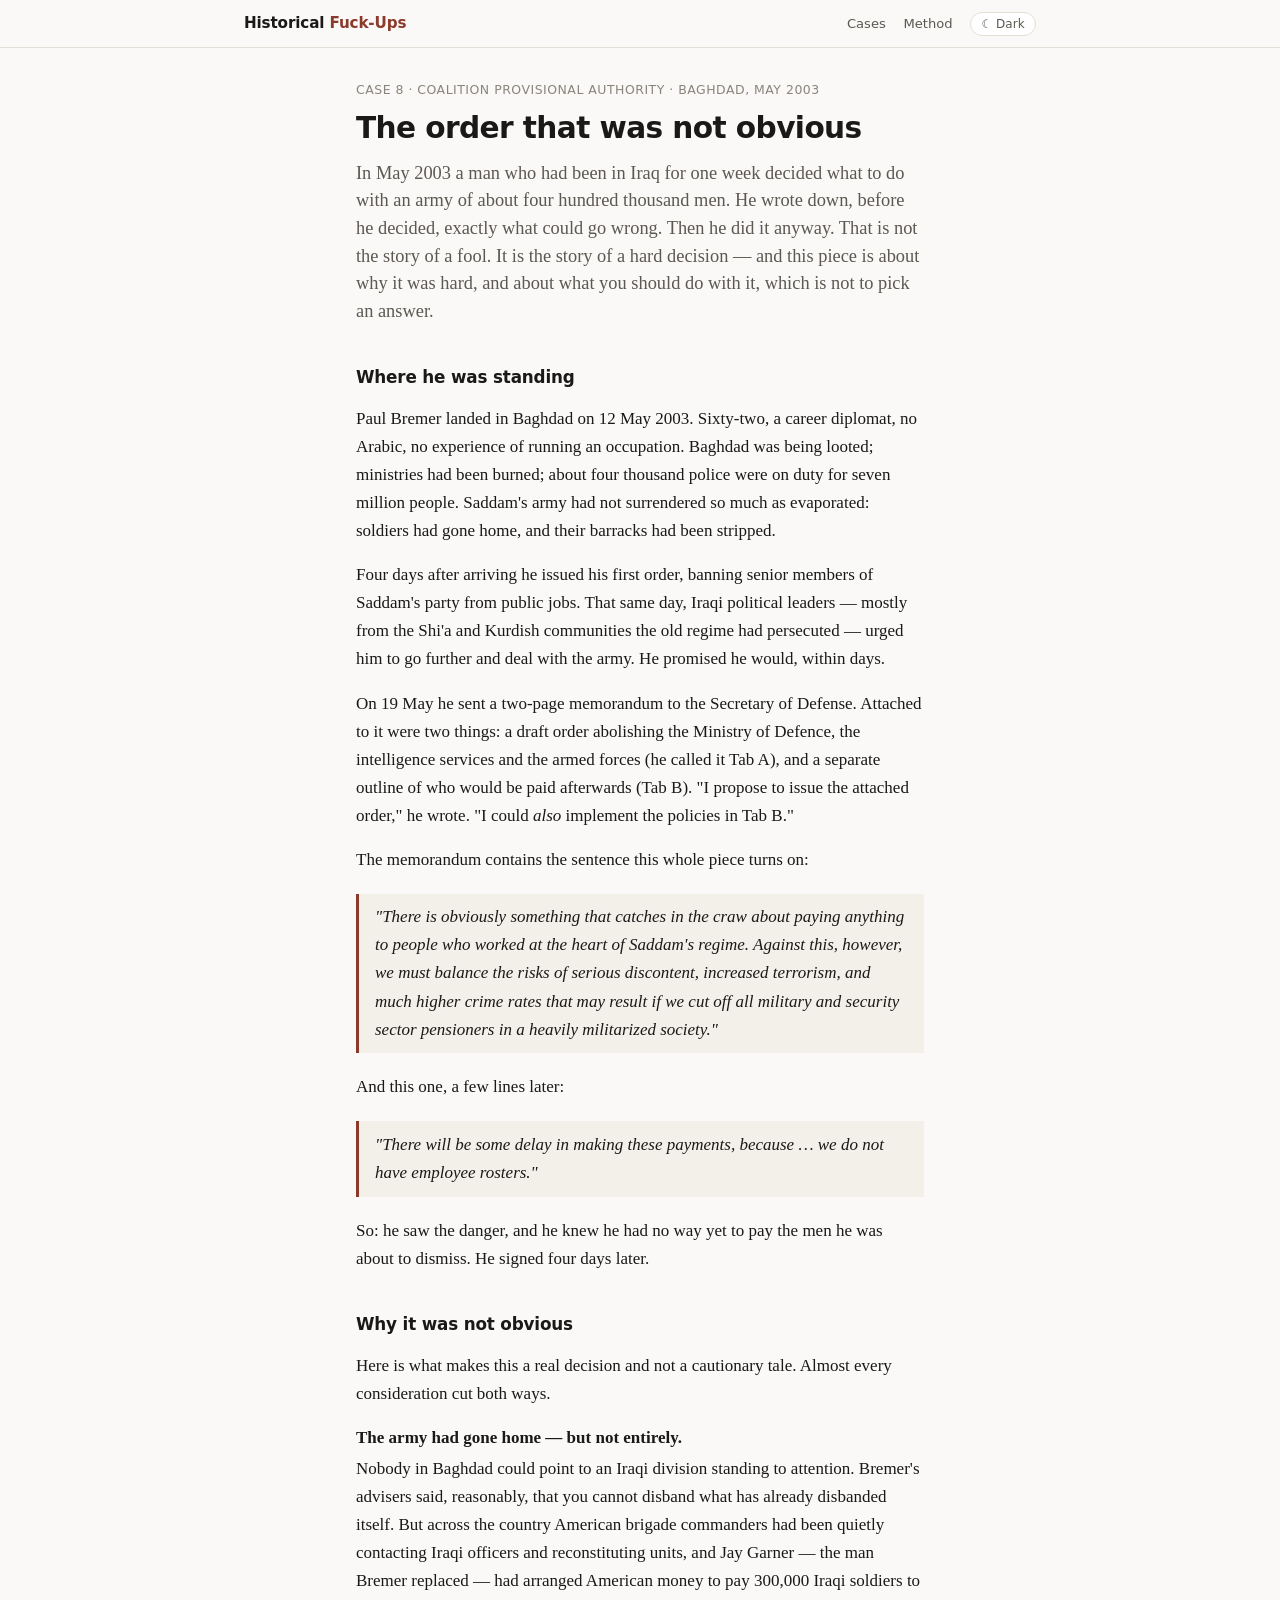
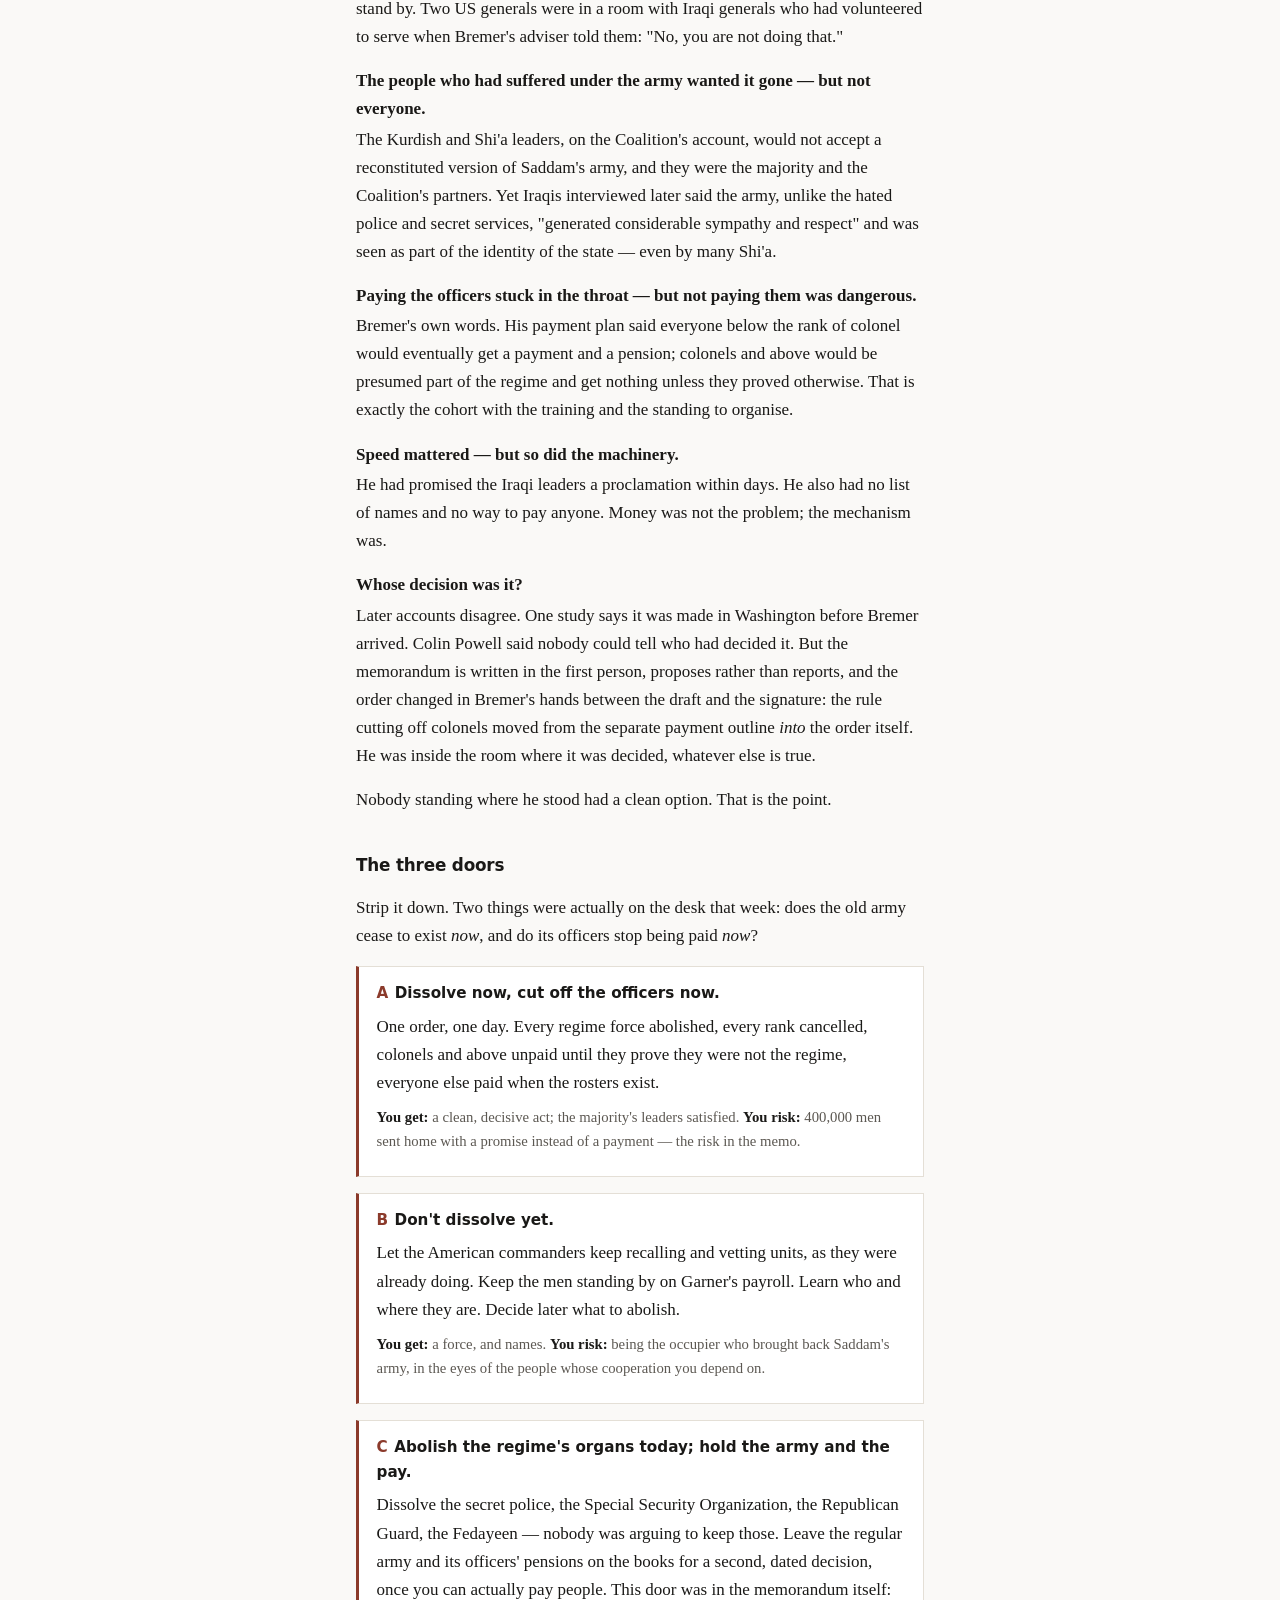
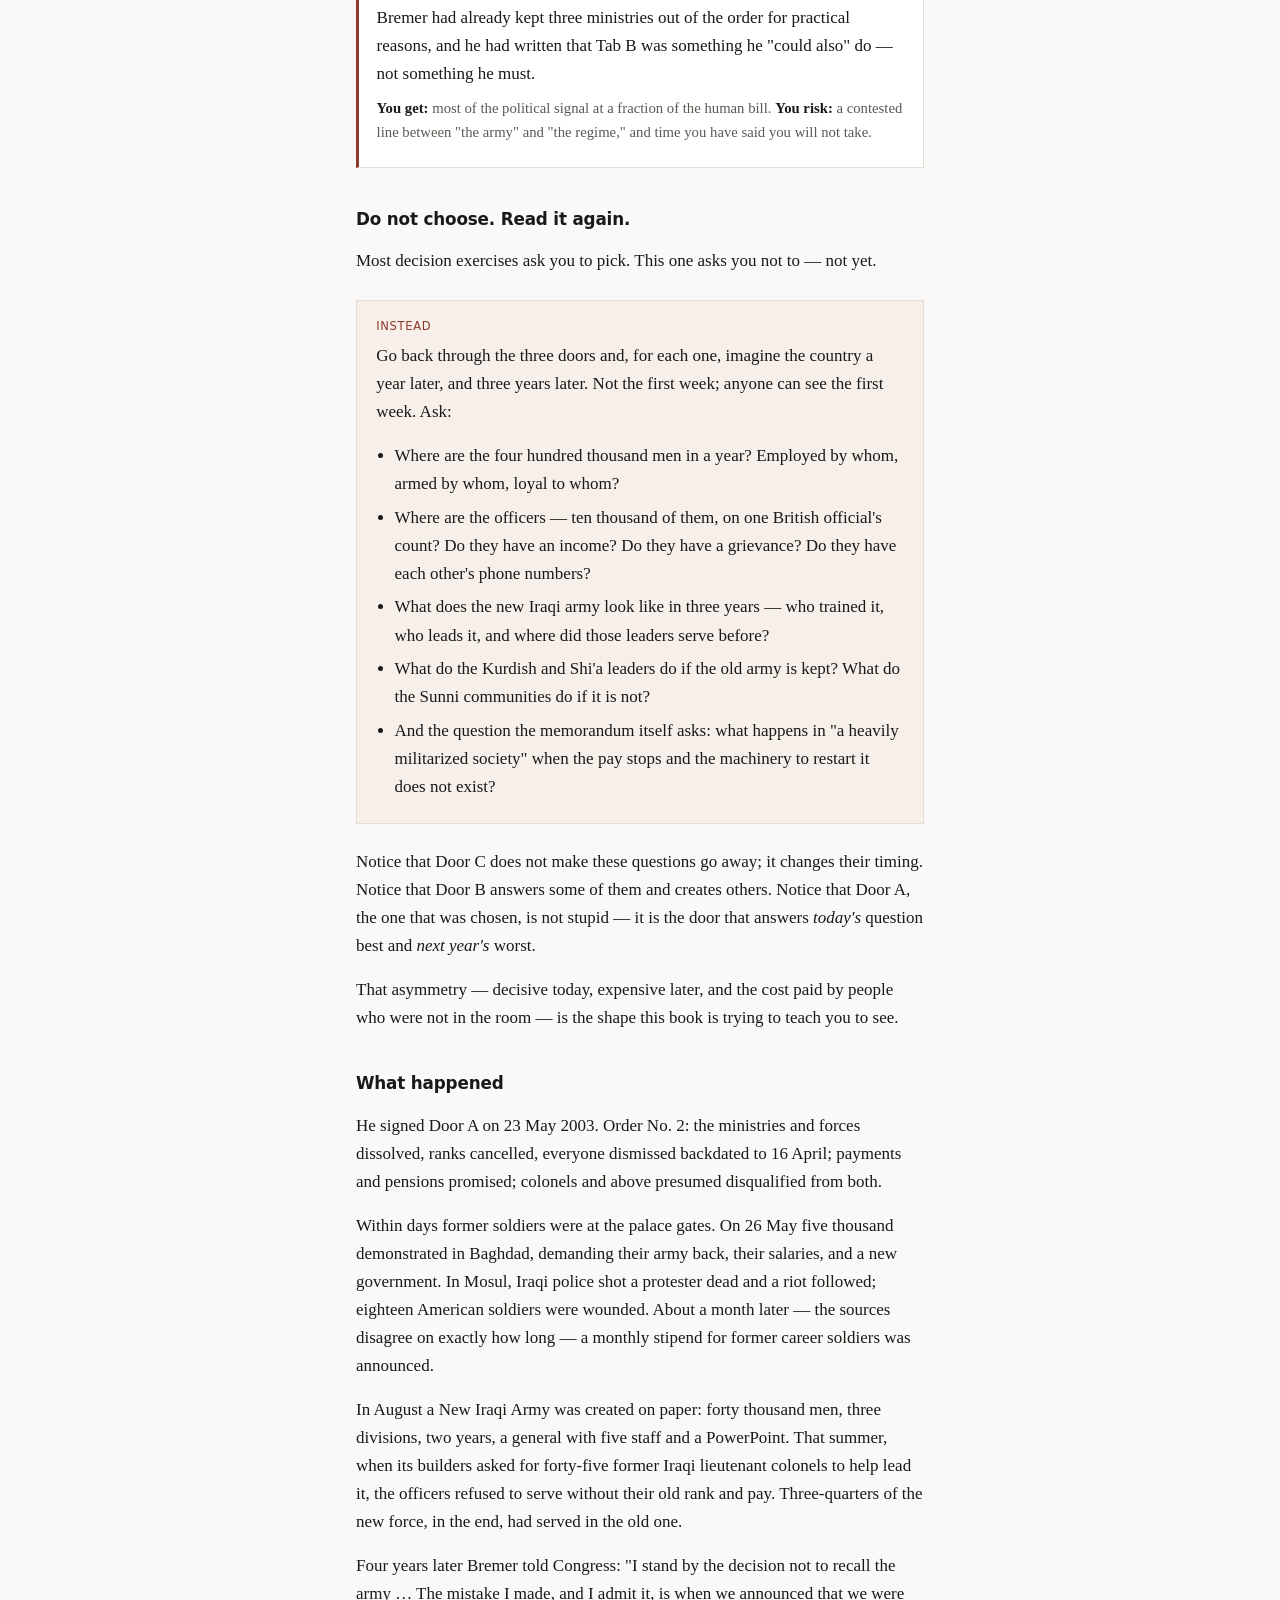
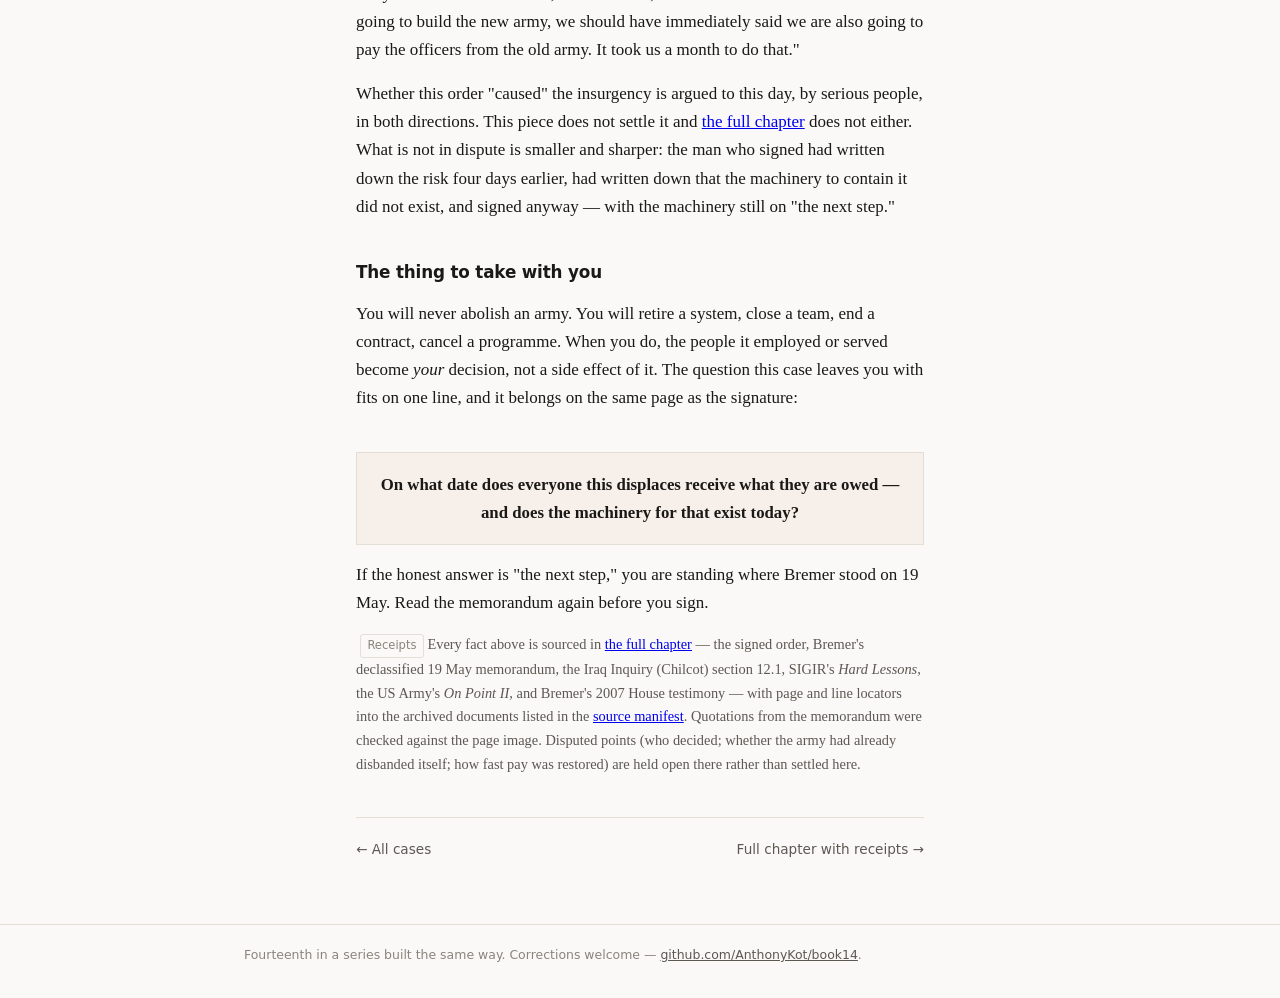
<file: chapters/08-iraq-2003.html>
<!DOCTYPE html>
<html lang="en">
<head>
<meta charset="utf-8">
<meta name="viewport" content="width=device-width, initial-scale=1">
<title>8 · The order that was not obvious — Historical Fuck-Ups</title>
<meta name="description" content="Iraq, May 2003. A man one week in the country decides what to do with an army of 400,000, writes down what could go wrong, and does it anyway. Why the decision was hard, three doors, and an invitation to think about consequences rather than choose.">
<link rel="stylesheet" href="../static/style.css">
<script src="../static/theme.js"></script>
</head>
<body>
<header class="site-header">
  <div class="wrap">
    <a class="brand" href="../index.html">Historical <span>Fuck-Ups</span></a>
    <nav class="site-nav">
      <a href="../index.html">Cases</a>
      <a href="../about.html">Method</a>
      <button class="theme-toggle" type="button">☾ Dark</button>
    </nav>
  </div>
</header>
<main class="wrap">

<p class="kicker">Case 8 · Coalition Provisional Authority · Baghdad, May 2003</p>
<h1>The order that was not obvious</h1>
<p class="lede">In May 2003 a man who had been in Iraq for one week decided what to do with an army of about four hundred thousand men. He wrote down, before he decided, exactly what could go wrong. Then he did it anyway. That is not the story of a fool. It is the story of a hard decision — and this piece is about why it was hard, and about what you should do with it, which is not to pick an answer.</p>

<h2>Where he was standing</h2>
<p>Paul Bremer landed in Baghdad on 12 May 2003. Sixty-two, a career diplomat, no Arabic, no experience of running an occupation. Baghdad was being looted; ministries had been burned; about four thousand police were on duty for seven million people. Saddam's army had not surrendered so much as evaporated: soldiers had gone home, and their barracks had been stripped.</p>
<p>Four days after arriving he issued his first order, banning senior members of Saddam's party from public jobs. That same day, Iraqi political leaders — mostly from the Shi'a and Kurdish communities the old regime had persecuted — urged him to go further and deal with the army. He promised he would, within days.</p>
<p>On 19 May he sent a two-page memorandum to the Secretary of Defense. Attached to it were two things: a draft order abolishing the Ministry of Defence, the intelligence services and the armed forces (he called it Tab A), and a separate outline of who would be paid afterwards (Tab B). "I propose to issue the attached order," he wrote. "I could <em>also</em> implement the policies in Tab B."</p>
<p>The memorandum contains the sentence this whole piece turns on:</p>
<blockquote class="memo"><p>"There is obviously something that catches in the craw about paying anything to people who worked at the heart of Saddam's regime. Against this, however, we must balance the risks of serious discontent, increased terrorism, and much higher crime rates that may result if we cut off all military and security sector pensioners in a heavily militarized society."</p></blockquote>
<p>And this one, a few lines later:</p>
<blockquote class="memo"><p>"There will be some delay in making these payments, because … we do not have employee rosters."</p></blockquote>
<p>So: he saw the danger, and he knew he had no way yet to pay the men he was about to dismiss. He signed four days later.</p>

<h2>Why it was not obvious</h2>
<p>Here is what makes this a real decision and not a cautionary tale. Almost every consideration cut both ways.</p>
<p class="factor"><b>The army had gone home — but not entirely.</b> Nobody in Baghdad could point to an Iraqi division standing to attention. Bremer's advisers said, reasonably, that you cannot disband what has already disbanded itself. But across the country American brigade commanders had been quietly contacting Iraqi officers and reconstituting units, and Jay Garner — the man Bremer replaced — had arranged American money to pay 300,000 Iraqi soldiers to stand by. Two US generals were in a room with Iraqi generals who had volunteered to serve when Bremer's adviser told them: "No, you are not doing that."</p>
<p class="factor"><b>The people who had suffered under the army wanted it gone — but not everyone.</b> The Kurdish and Shi'a leaders, on the Coalition's account, would not accept a reconstituted version of Saddam's army, and they were the majority and the Coalition's partners. Yet Iraqis interviewed later said the army, unlike the hated police and secret services, "generated considerable sympathy and respect" and was seen as part of the identity of the state — even by many Shi'a.</p>
<p class="factor"><b>Paying the officers stuck in the throat — but not paying them was dangerous.</b> Bremer's own words. His payment plan said everyone below the rank of colonel would eventually get a payment and a pension; colonels and above would be presumed part of the regime and get nothing unless they proved otherwise. That is exactly the cohort with the training and the standing to organise.</p>
<p class="factor"><b>Speed mattered — but so did the machinery.</b> He had promised the Iraqi leaders a proclamation within days. He also had no list of names and no way to pay anyone. Money was not the problem; the mechanism was.</p>
<p class="factor"><b>Whose decision was it?</b> Later accounts disagree. One study says it was made in Washington before Bremer arrived. Colin Powell said nobody could tell who had decided it. But the memorandum is written in the first person, proposes rather than reports, and the order changed in Bremer's hands between the draft and the signature: the rule cutting off colonels moved from the separate payment outline <em>into</em> the order itself. He was inside the room where it was decided, whatever else is true.</p>
<p>Nobody standing where he stood had a clean option. That is the point.</p>

<h2>The three doors</h2>
<p>Strip it down. Two things were actually on the desk that week: does the old army cease to exist <em>now</em>, and do its officers stop being paid <em>now</em>?</p>

<div class="door">
<h3><span class="letter">A</span>Dissolve now, cut off the officers now.</h3>
<p>One order, one day. Every regime force abolished, every rank cancelled, colonels and above unpaid until they prove they were not the regime, everyone else paid when the rosters exist.</p>
<p class="gr"><b>You get:</b> a clean, decisive act; the majority's leaders satisfied. <b>You risk:</b> 400,000 men sent home with a promise instead of a payment — the risk in the memo.</p>
</div>

<div class="door">
<h3><span class="letter">B</span>Don't dissolve yet.</h3>
<p>Let the American commanders keep recalling and vetting units, as they were already doing. Keep the men standing by on Garner's payroll. Learn who and where they are. Decide later what to abolish.</p>
<p class="gr"><b>You get:</b> a force, and names. <b>You risk:</b> being the occupier who brought back Saddam's army, in the eyes of the people whose cooperation you depend on.</p>
</div>

<div class="door">
<h3><span class="letter">C</span>Abolish the regime's organs today; hold the army and the pay.</h3>
<p>Dissolve the secret police, the Special Security Organization, the Republican Guard, the Fedayeen — nobody was arguing to keep those. Leave the regular army and its officers' pensions on the books for a second, dated decision, once you can actually pay people. This door was in the memorandum itself: Bremer had already kept three ministries out of the order for practical reasons, and he had written that Tab B was something he "could also" do — not something he must.</p>
<p class="gr"><b>You get:</b> most of the political signal at a fraction of the human bill. <b>You risk:</b> a contested line between "the army" and "the regime," and time you have said you will not take.</p>
</div>

<h2>Do not choose. Read it again.</h2>
<p>Most decision exercises ask you to pick. This one asks you not to — not yet.</p>
<div class="think">
<span class="tag">Instead</span>
<p>Go back through the three doors and, for each one, imagine the country a year later, and three years later. Not the first week; anyone can see the first week. Ask:</p>
<ul>
<li>Where are the four hundred thousand men in a year? Employed by whom, armed by whom, loyal to whom?</li>
<li>Where are the officers — ten thousand of them, on one British official's count? Do they have an income? Do they have a grievance? Do they have each other's phone numbers?</li>
<li>What does the new Iraqi army look like in three years — who trained it, who leads it, and where did those leaders serve before?</li>
<li>What do the Kurdish and Shi'a leaders do if the old army is kept? What do the Sunni communities do if it is not?</li>
<li>And the question the memorandum itself asks: what happens in "a heavily militarized society" when the pay stops and the machinery to restart it does not exist?</li>
</ul>
</div>
<p>Notice that Door C does not make these questions go away; it changes their timing. Notice that Door B answers some of them and creates others. Notice that Door A, the one that was chosen, is not stupid — it is the door that answers <em>today's</em> question best and <em>next year's</em> worst.</p>
<p>That asymmetry — decisive today, expensive later, and the cost paid by people who were not in the room — is the shape this book is trying to teach you to see.</p>

<h2>What happened</h2>
<p>He signed Door A on 23 May 2003. Order No. 2: the ministries and forces dissolved, ranks cancelled, everyone dismissed backdated to 16 April; payments and pensions promised; colonels and above presumed disqualified from both.</p>
<p>Within days former soldiers were at the palace gates. On 26 May five thousand demonstrated in Baghdad, demanding their army back, their salaries, and a new government. In Mosul, Iraqi police shot a protester dead and a riot followed; eighteen American soldiers were wounded. About a month later — the sources disagree on exactly how long — a monthly stipend for former career soldiers was announced.</p>
<p>In August a New Iraqi Army was created on paper: forty thousand men, three divisions, two years, a general with five staff and a PowerPoint. That summer, when its builders asked for forty-five former Iraqi lieutenant colonels to help lead it, the officers refused to serve without their old rank and pay. Three-quarters of the new force, in the end, had served in the old one.</p>
<p>Four years later Bremer told Congress: "I stand by the decision not to recall the army … The mistake I made, and I admit it, is when we announced that we were going to build the new army, we should have immediately said we are also going to pay the officers from the old army. It took us a month to do that."</p>
<p>Whether this order "caused" the insurgency is argued to this day, by serious people, in both directions. This piece does not settle it and <a href="08-iraq-2003.full.html">the full chapter</a> does not either. What is not in dispute is smaller and sharper: the man who signed had written down the risk four days earlier, had written down that the machinery to contain it did not exist, and signed anyway — with the machinery still on "the next step."</p>

<h2>The thing to take with you</h2>
<p>You will never abolish an army. You will retire a system, close a team, end a contract, cancel a programme. When you do, the people it employed or served become <em>your</em> decision, not a side effect of it. The question this case leaves you with fits on one line, and it belongs on the same page as the signature:</p>
<p class="coda">On what date does everyone this displaces receive what they are owed — and does the machinery for that exist today?</p>
<p>If the honest answer is "the next step," you are standing where Bremer stood on 19 May. Read the memorandum again before you sign.</p>

<div class="receipts">
<p><span class="badge">Receipts</span> Every fact above is sourced in <a href="08-iraq-2003.full.html">the full chapter</a> — the signed order, Bremer's declassified 19 May memorandum, the Iraq Inquiry (Chilcot) section 12.1, SIGIR's <em>Hard Lessons</em>, the US Army's <em>On Point II</em>, and Bremer's 2007 House testimony — with page and line locators into the archived documents listed in the <a href="https://github.com/AnthonyKot/book14/blob/main/sources/MANIFEST.md">source manifest</a>. Quotations from the memorandum were checked against the page image. Disputed points (who decided; whether the army had already disbanded itself; how fast pay was restored) are held open there rather than settled here.</p>
</div>

<nav class="chapter-nav">
  <a href="../index.html">← All cases</a>
  <a href="08-iraq-2003.full.html">Full chapter with receipts →</a>
</nav>
</main>
<footer class="site-footer"><div class="wrap"><p>Fourteenth in a series built the same way. Corrections welcome — <a href="https://github.com/AnthonyKot/book14">github.com/AnthonyKot/book14</a>.</p></div></footer>
</body>
</html>
</file>
<file: static/style.css>
/* Historical Fuck-Ups — one stylesheet, no build step. */

:root {
  --bg:        #faf9f7;
  --bg-raised: #ffffff;
  --ink:       #1a1917;
  --ink-soft:  #5c5852;
  --ink-faint: #8a857c;
  --rule:      #e4dfd6;
  --accent:    #8b3a2b;   /* dried-blood brick — classroom chalk-red */
  --accent-bg: #f7efe9;
  --quote-bg:  #f3f0ea;
  --ladder-bg: #f7f5f1;
  --measure:   38rem;
  --wide:      52rem;
}

:root[data-theme="dark"] {
  --bg:        #161512;
  --bg-raised: #1e1c18;
  --ink:       #ece8e1;
  --ink-soft:  #a8a298;
  --ink-faint: #7a756c;
  --rule:      #322f2a;
  --accent:    #d4785c;
  --accent-bg: #2a1f1a;
  --quote-bg:  #22201c;
  --ladder-bg: #1c1a16;
}

@media (prefers-color-scheme: dark) {
  :root:not([data-theme="light"]) {
    --bg:        #161512;
    --bg-raised: #1e1c18;
    --ink:       #ece8e1;
    --ink-soft:  #a8a298;
    --ink-faint: #7a756c;
    --rule:      #322f2a;
    --accent:    #d4785c;
    --accent-bg: #2a1f1a;
    --quote-bg:  #22201c;
    --ladder-bg: #1c1a16;
  }
}

* { box-sizing: border-box; }
html { -webkit-text-size-adjust: 100%; }

body {
  margin: 0;
  background: var(--bg);
  color: var(--ink);
  font: 400 1.0625rem/1.65 Charter, "Bitstream Charter", "Iowan Old Style",
        Georgia, "Times New Roman", serif;
  text-rendering: optimizeLegibility;
}

.wrap {
  max-width: var(--measure);
  margin: 0 auto;
  padding: 0 1.25rem;
}
.wrap.wide { max-width: var(--wide); }

.site-header {
  border-bottom: 1px solid var(--rule);
  background: var(--bg);
  position: sticky;
  top: 0;
  z-index: 10;
}
.site-header .wrap {
  max-width: var(--wide);
  display: flex;
  align-items: center;
  justify-content: space-between;
  gap: 1rem;
  padding-top: 0.7rem;
  padding-bottom: 0.7rem;
}
.brand {
  font-weight: 700;
  font-size: 0.95rem;
  letter-spacing: -0.01em;
  color: var(--ink);
  text-decoration: none;
  font-family: system-ui, -apple-system, "Segoe UI", sans-serif;
}
.brand span { color: var(--accent); }
.site-nav {
  display: flex;
  align-items: center;
  gap: 1.1rem;
  font-family: system-ui, -apple-system, "Segoe UI", sans-serif;
  font-size: 0.82rem;
}
.site-nav a { color: var(--ink-soft); text-decoration: none; }
.site-nav a:hover { color: var(--accent); }
.theme-toggle {
  border: 1px solid var(--rule);
  background: var(--bg-raised);
  color: var(--ink-soft);
  border-radius: 999px;
  padding: 0.25rem 0.65rem;
  font-size: 0.75rem;
  cursor: pointer;
  font-family: inherit;
}
.theme-toggle:hover { color: var(--accent); border-color: var(--accent); }

main.wrap { padding-top: 2rem; padding-bottom: 4rem; }

.kicker {
  font-family: system-ui, -apple-system, "Segoe UI", sans-serif;
  font-size: 0.78rem;
  letter-spacing: 0.04em;
  text-transform: uppercase;
  color: var(--ink-faint);
  margin: 0 0 0.6rem;
}
.inherits {
  font-family: system-ui, -apple-system, "Segoe UI", sans-serif;
  font-size: 0.78rem;
  color: var(--ink-faint);
  margin: -0.2rem 0 1.4rem;
}

h1 {
  font-family: system-ui, -apple-system, "Segoe UI", sans-serif;
  font-size: 1.85rem;
  font-weight: 700;
  letter-spacing: -0.02em;
  line-height: 1.2;
  margin: 0 0 0.85rem;
}
.lede {
  font-size: 1.15rem;
  line-height: 1.5;
  color: var(--ink-soft);
  margin: 0 0 1.75rem;
}

.question {
  border: 1px solid var(--rule);
  border-left: 3px solid var(--accent);
  background: var(--accent-bg);
  padding: 0.9rem 1.1rem;
  margin: 0 0 2rem;
}
.question .tag {
  display: block;
  font-family: system-ui, -apple-system, "Segoe UI", sans-serif;
  font-size: 0.72rem;
  letter-spacing: 0.06em;
  text-transform: uppercase;
  color: var(--accent);
  margin-bottom: 0.35rem;
}
.question p { margin: 0; font-size: 1.05rem; }

h2 {
  font-family: system-ui, -apple-system, "Segoe UI", sans-serif;
  font-size: 1.05rem;
  font-weight: 650;
  letter-spacing: -0.01em;
  margin: 2.4rem 0 0.85rem;
}
h2 .num {
  display: inline-block;
  font-size: 0.72rem;
  font-weight: 600;
  letter-spacing: 0.04em;
  text-transform: uppercase;
  color: var(--ink-faint);
  margin-right: 0.55rem;
}

p { margin: 0 0 1rem; }
p:last-child { margin-bottom: 0; }

.facts {
  background: var(--ladder-bg);
  border: 1px solid var(--rule);
  padding: 1rem 1.15rem;
  margin: 0 0 1.5rem;
  font-size: 0.95rem;
  color: var(--ink-soft);
}
.facts ul { margin: 0.4rem 0 0; padding-left: 1.15rem; }
.facts li { margin: 0.25rem 0; }

/* Ladder */
.ladder-wrap {
  overflow-x: auto;
  margin: 0 0 1.5rem;
  border: 1px solid var(--rule);
  background: var(--ladder-bg);
}
table.ladder {
  width: 100%;
  border-collapse: collapse;
  font-size: 0.88rem;
  min-width: 36rem;
}
table.ladder th,
table.ladder td {
  text-align: left;
  vertical-align: top;
  padding: 0.7rem 0.85rem;
  border-bottom: 1px solid var(--rule);
}
table.ladder th {
  font-family: system-ui, -apple-system, "Segoe UI", sans-serif;
  font-size: 0.72rem;
  letter-spacing: 0.04em;
  text-transform: uppercase;
  color: var(--ink-faint);
  font-weight: 600;
  background: var(--bg-raised);
}
table.ladder tr:last-child td { border-bottom: none; }
table.ladder .flag {
  font-family: system-ui, -apple-system, "Segoe UI", sans-serif;
  font-weight: 650;
  white-space: nowrap;
}
table.ladder .tag {
  display: inline-block;
  font-family: system-ui, -apple-system, "Segoe UI", sans-serif;
  font-size: 0.72rem;
  color: var(--accent);
  margin-top: 0.35rem;
}
table.ladder blockquote {
  margin: 0.35rem 0 0;
  padding: 0;
  border: none;
  font-style: italic;
  color: var(--ink);
}
table.ladder .orig {
  display: block;
  font-style: normal;
  font-size: 0.82rem;
  color: var(--ink-soft);
  margin-bottom: 0.25rem;
  font-family: "Noto Sans SC", "Noto Sans CJK SC", "PingFang SC",
               "Microsoft YaHei", system-ui, sans-serif;
}
table.ladder .orig.latin {
  font-family: Charter, Georgia, serif;
}
table.ladder .cite {
  display: block;
  font-family: system-ui, -apple-system, "Segoe UI", sans-serif;
  font-size: 0.7rem;
  font-style: normal;
  color: var(--ink-faint);
  margin-top: 0.3rem;
}

.pull {
  border-left: 3px solid var(--rule);
  padding: 0.15rem 0 0.15rem 1rem;
  margin: 1.25rem 0;
  color: var(--ink-soft);
}
.pull .orig {
  display: block;
  font-size: 0.95rem;
  color: var(--ink);
  margin-bottom: 0.4rem;
  font-family: "Noto Sans SC", "Noto Sans CJK SC", "PingFang SC",
               "Microsoft YaHei", system-ui, sans-serif;
  line-height: 1.55;
}
.pull .tr { font-style: italic; margin: 0; }
.pull .cite {
  display: block;
  font-family: system-ui, -apple-system, "Segoe UI", sans-serif;
  font-size: 0.72rem;
  color: var(--ink-faint);
  margin-top: 0.45rem;
  font-style: normal;
}

.credit, .limits {
  background: var(--bg-raised);
  border: 1px solid var(--rule);
  padding: 1rem 1.15rem;
  margin: 1.25rem 0;
}
.credit .label, .limits .label {
  font-family: system-ui, -apple-system, "Segoe UI", sans-serif;
  font-size: 0.72rem;
  letter-spacing: 0.05em;
  text-transform: uppercase;
  color: var(--ink-faint);
  margin: 0 0 0.5rem;
}

.receipts {
  font-size: 0.9rem;
  color: var(--ink-soft);
}
.receipts ul { margin: 0.4rem 0 0; padding-left: 1.15rem; }
.receipts li { margin: 0.3rem 0; }
.badge {
  display: inline-block;
  font-family: system-ui, -apple-system, "Segoe UI", sans-serif;
  font-size: 0.72rem;
  border: 1px solid var(--rule);
  padding: 0.1rem 0.4rem;
  border-radius: 3px;
  color: var(--ink-faint);
  margin-left: 0.25rem;
}

.coda {
  margin: 2.5rem 0 1rem;
  padding: 1.1rem 1.2rem;
  border: 1px solid var(--rule);
  background: var(--accent-bg);
  font-size: 1.05rem;
  font-weight: 550;
  text-align: center;
}

.chapter-nav {
  display: flex;
  justify-content: space-between;
  gap: 1rem;
  margin-top: 2.5rem;
  padding-top: 1.25rem;
  border-top: 1px solid var(--rule);
  font-family: system-ui, -apple-system, "Segoe UI", sans-serif;
  font-size: 0.85rem;
}
.chapter-nav a { color: var(--ink-soft); text-decoration: none; }
.chapter-nav a:hover { color: var(--accent); }

.site-footer {
  border-top: 1px solid var(--rule);
  padding: 1.25rem 0 2rem;
  font-family: system-ui, -apple-system, "Segoe UI", sans-serif;
  font-size: 0.78rem;
  color: var(--ink-faint);
}
.site-footer .wrap { max-width: var(--wide); }
.site-footer a { color: var(--ink-soft); }

@media print {
  .site-header, .theme-toggle, .chapter-nav { display: none; }
  body { background: white; color: black; }
  .ladder-wrap { overflow: visible; }
}

/* documentary figures */
figure.doc { margin: 2rem 0; }
figure.doc img { max-width: 100%; border-radius: 4px; display: block; }
figure.doc figcaption { font-size: 0.75rem; color: var(--ink-soft, #666); margin-top: 0.4rem; line-height: 1.4; }

/* ---- book 15 additions ---- */
ol.toc { padding-left: 1.4em; } ol.toc li { margin: .4em 0; } .soon { opacity: .6; }
table.ledger { width: 100%; border-collapse: collapse; font-size: .95em; margin: 1em 0; }
table.ledger th, table.ledger td { border-bottom: 1px solid var(--rule, #ccc); padding: .5em .6em; vertical-align: top; text-align: left; }
table.ledger td.verdict { white-space: nowrap; font-weight: 600; }
.v-hit { color: #2a7; } .v-miss { color: #c33; } .v-early { color: #b80; } .v-open { color: #777; } .v-rq, .v-ra, .v-dis { color: #369; }

/* Historical Fuck-Ups additions */
.door {
  border: 1px solid var(--rule);
  border-left: 3px solid var(--accent);
  background: var(--bg-raised);
  padding: 0.9rem 1.1rem;
  margin: 0 0 1rem;
}
.door h3 {
  font-family: system-ui, -apple-system, "Segoe UI", sans-serif;
  font-size: 0.95rem;
  margin: 0 0 0.4rem;
}
.door h3 .letter { color: var(--accent); margin-right: 0.4rem; }
.door p { margin: 0 0 0.5rem; }
.door .gr { font-size: 0.92rem; color: var(--ink-soft); }
.door .gr b { color: var(--ink); font-weight: 600; }
.think {
  border: 1px solid var(--rule);
  background: var(--accent-bg);
  padding: 1rem 1.2rem;
  margin: 1.5rem 0;
}
.think .tag {
  display: block;
  font-family: system-ui, -apple-system, "Segoe UI", sans-serif;
  font-size: 0.72rem; letter-spacing: 0.06em; text-transform: uppercase;
  color: var(--accent); margin-bottom: 0.4rem;
}
.think ul { margin: 0.5rem 0 0; padding-left: 1.15rem; }
.think li { margin: 0.35rem 0; }
blockquote.memo {
  margin: 1.25rem 0; padding: 0.6rem 1rem;
  border-left: 3px solid var(--accent);
  background: var(--quote-bg); color: var(--ink);
  font-style: italic;
}
blockquote.memo p { margin: 0 0 0.5rem; }
blockquote.memo p:last-child { margin: 0; }
.factor b { display: block; font-weight: 600; margin-bottom: 0.15rem; }
.full-md pre, .full-md code { font-size: 0.85rem; }
.full-md h2 { margin-top: 2rem; }
.full-md table { border-collapse: collapse; font-size: 0.9rem; }
.full-md td, .full-md th { border-bottom: 1px solid var(--rule); padding: .35rem .5rem; vertical-align: top; }
</file>
